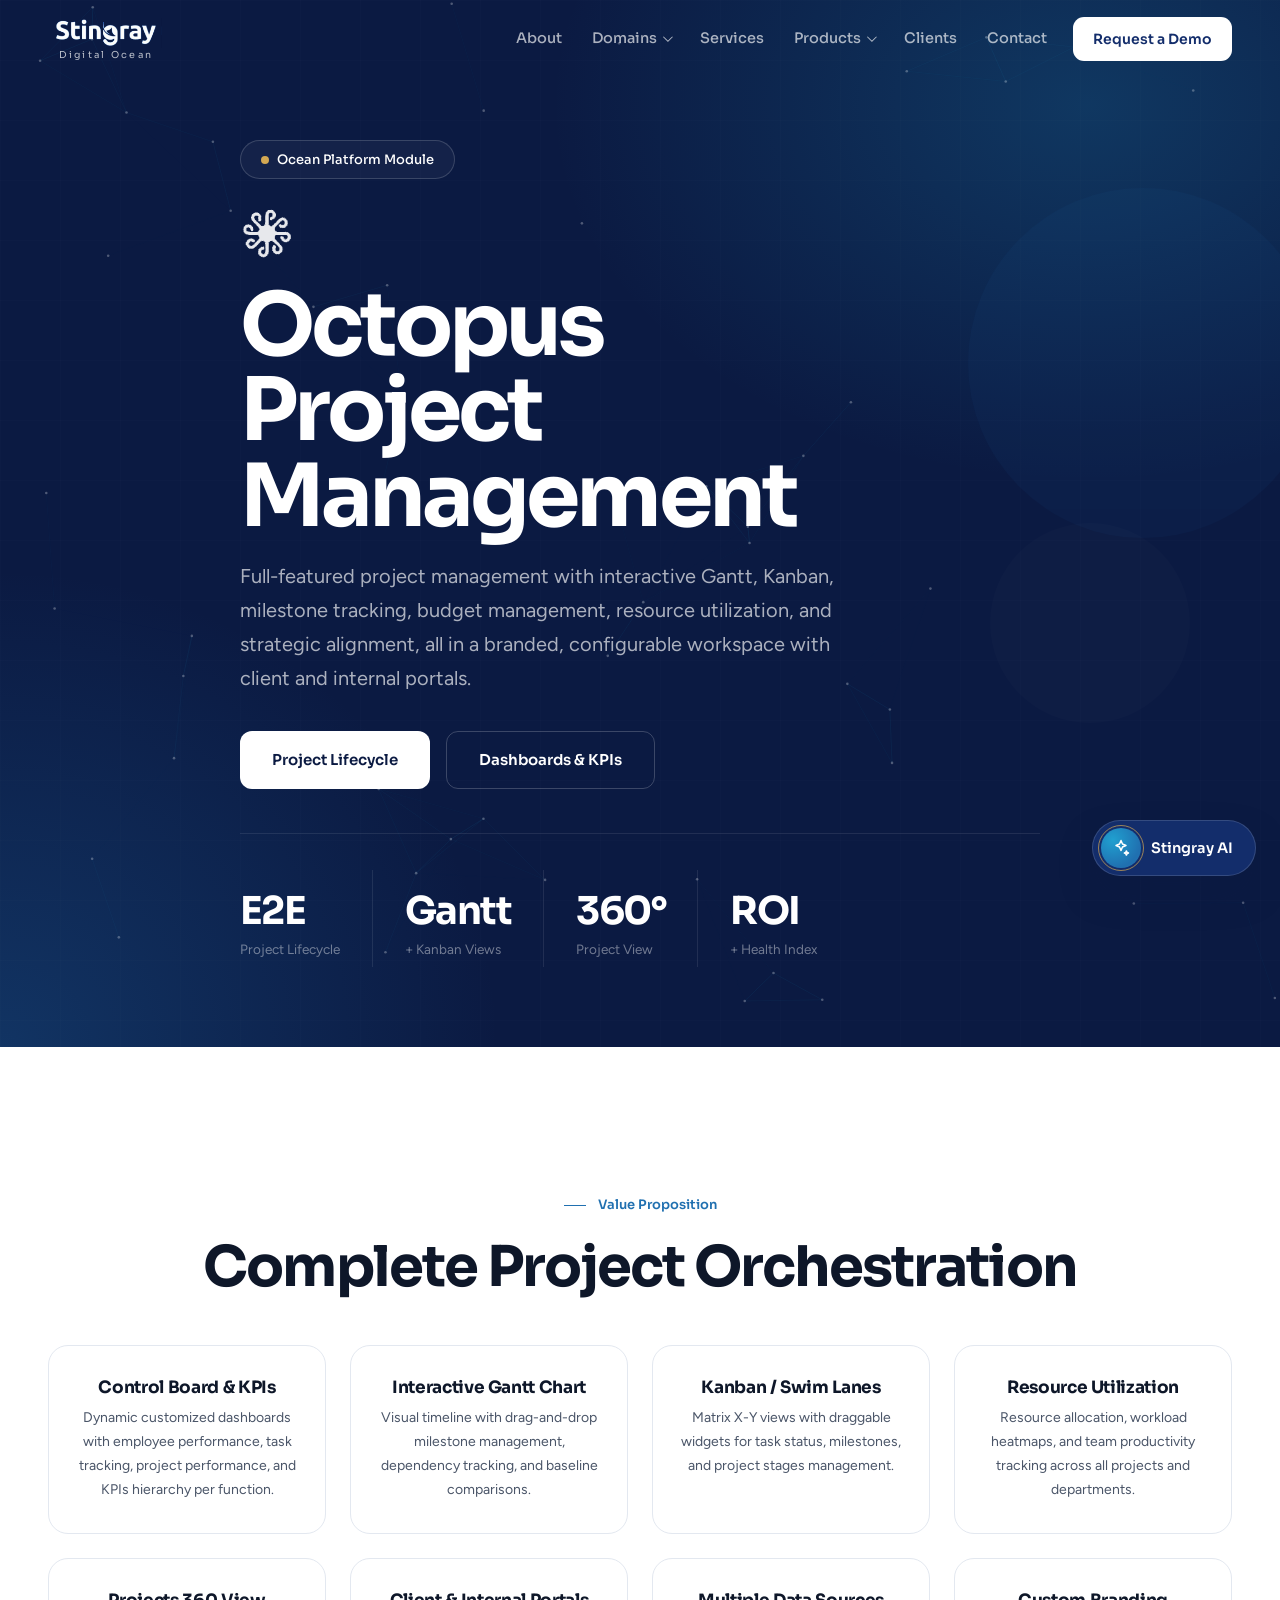
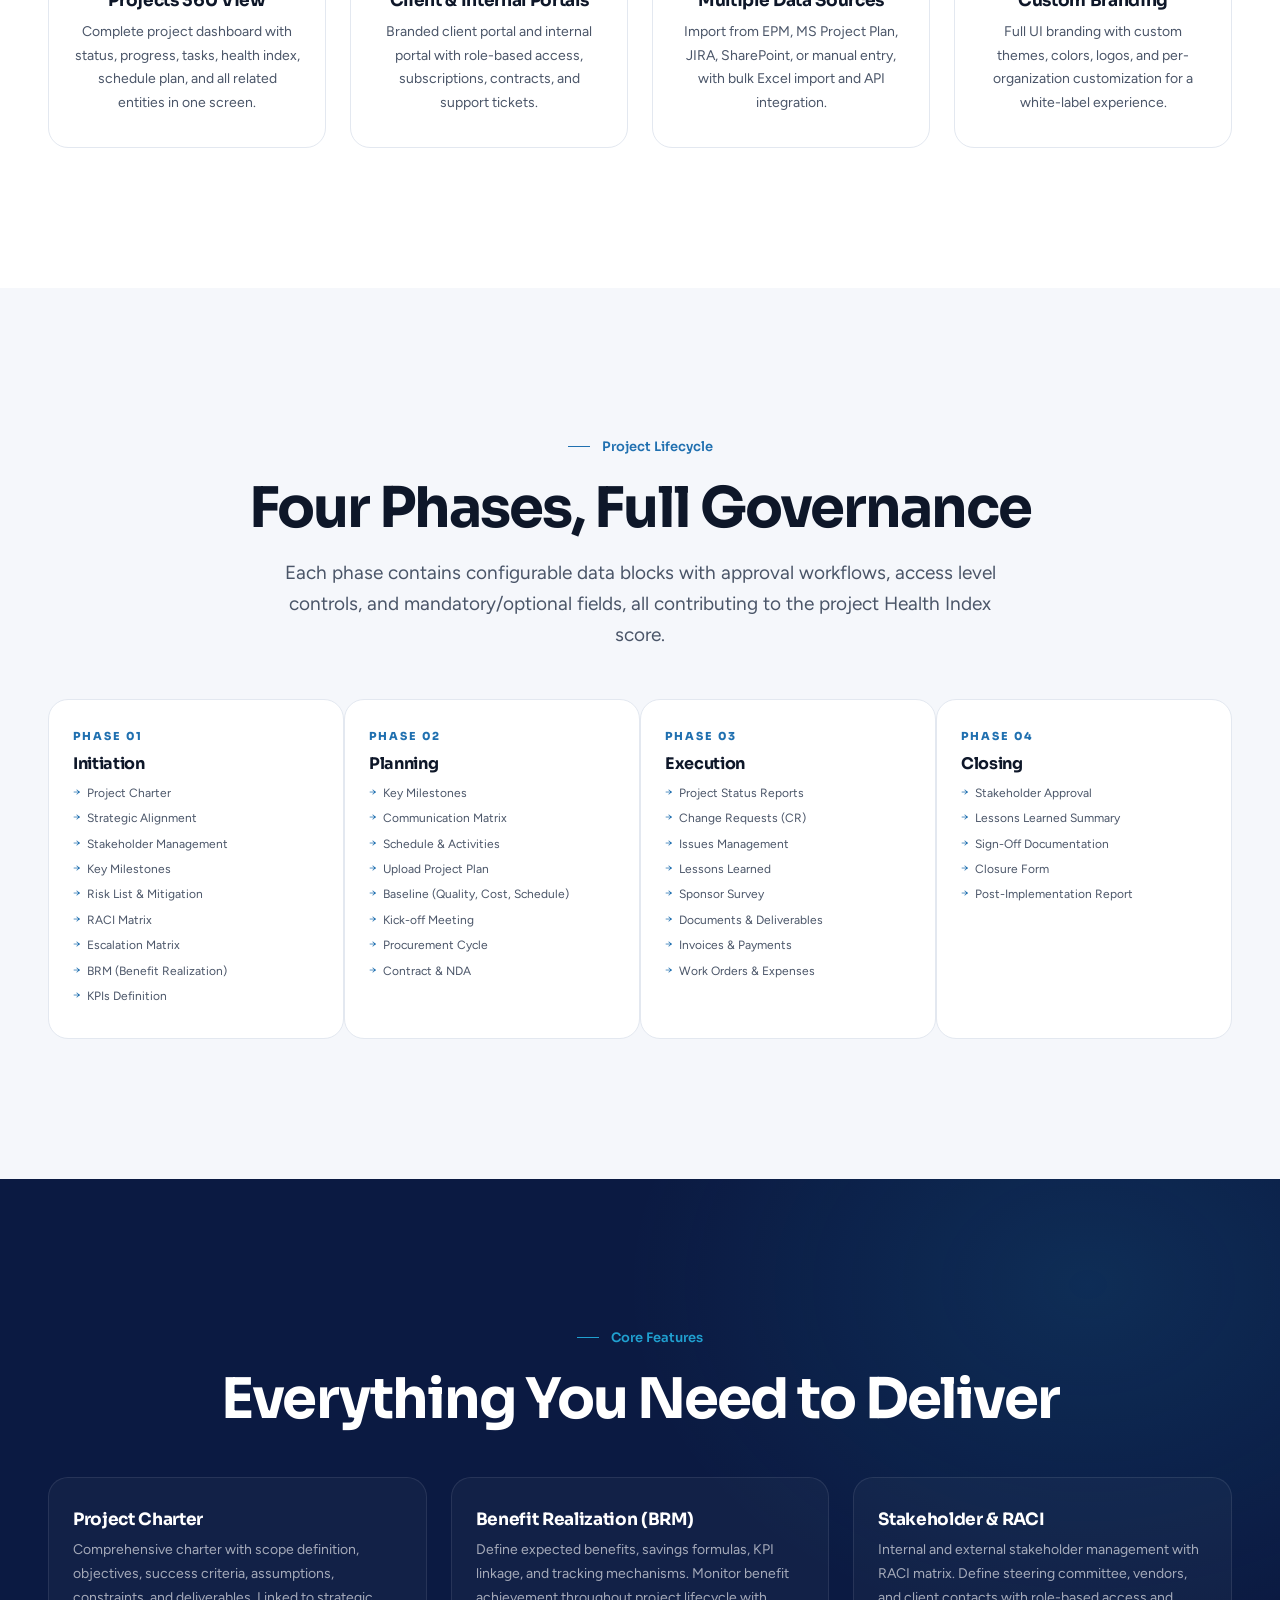
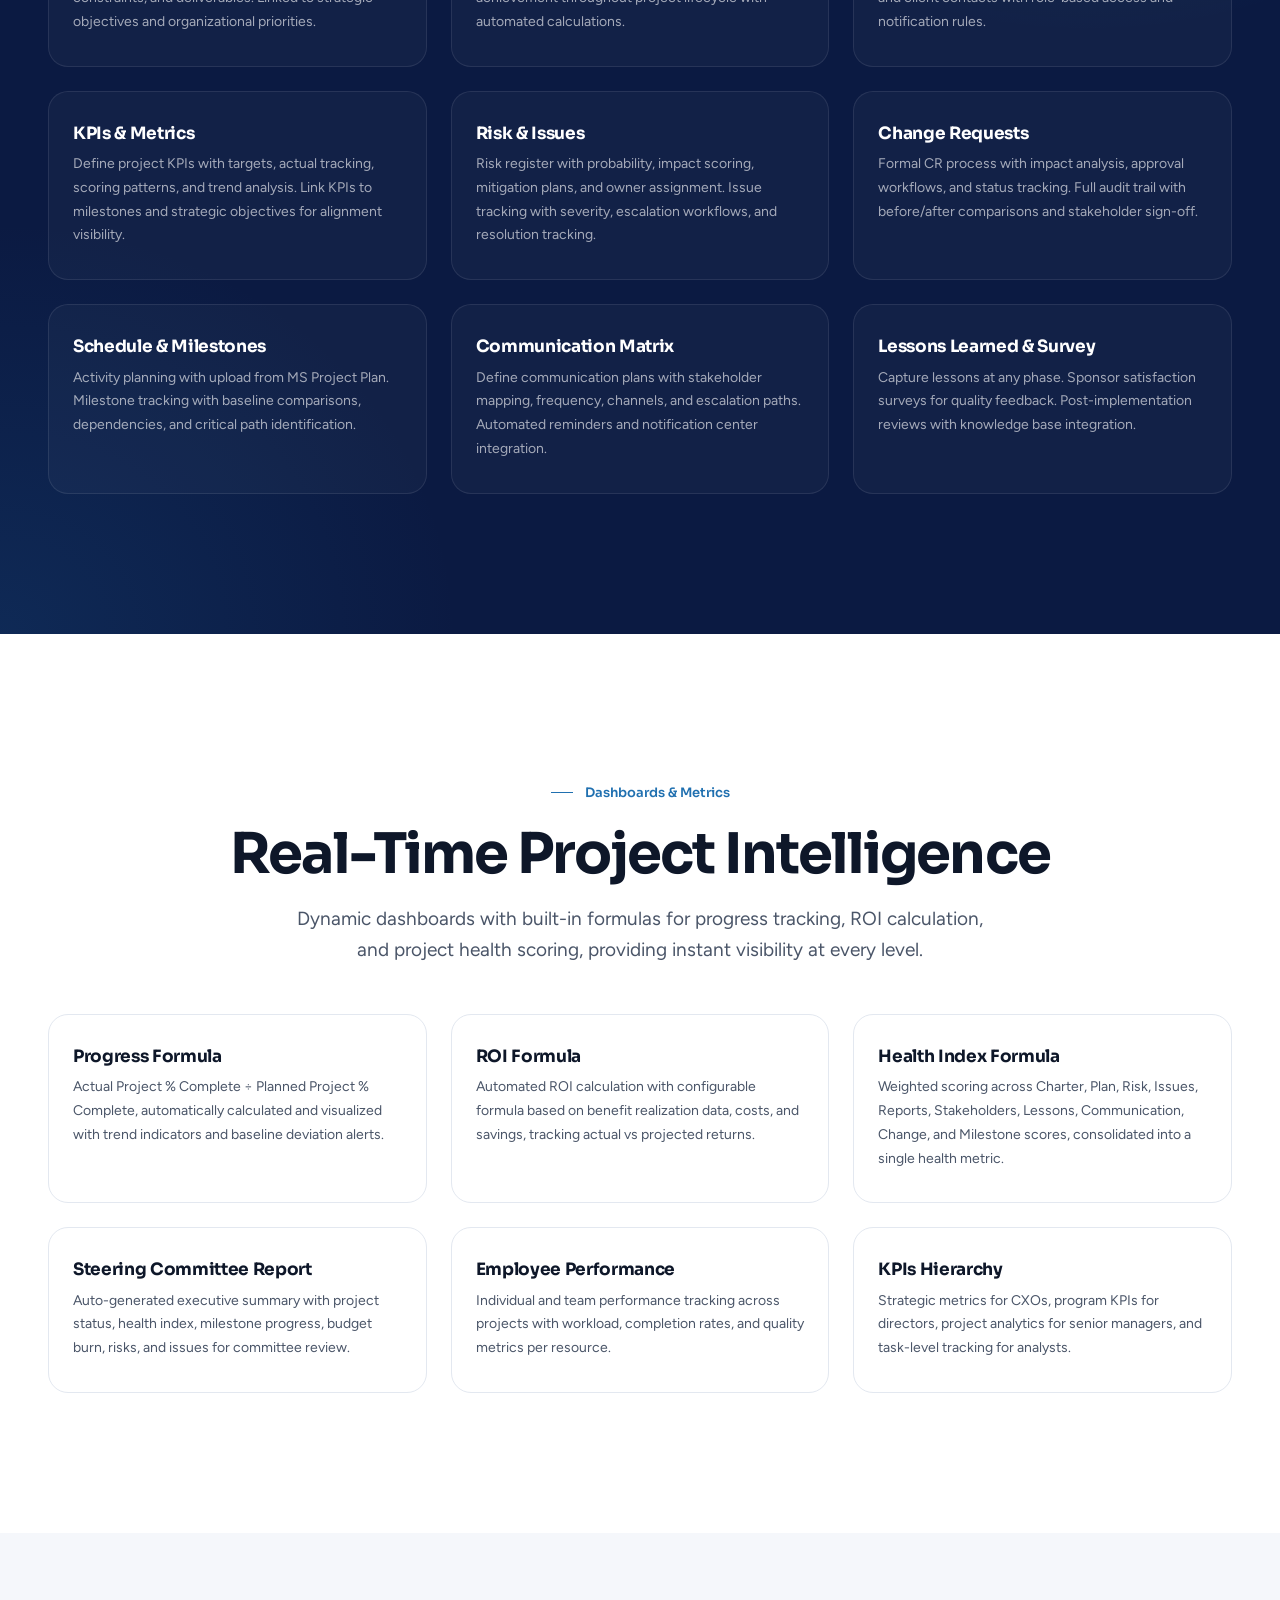
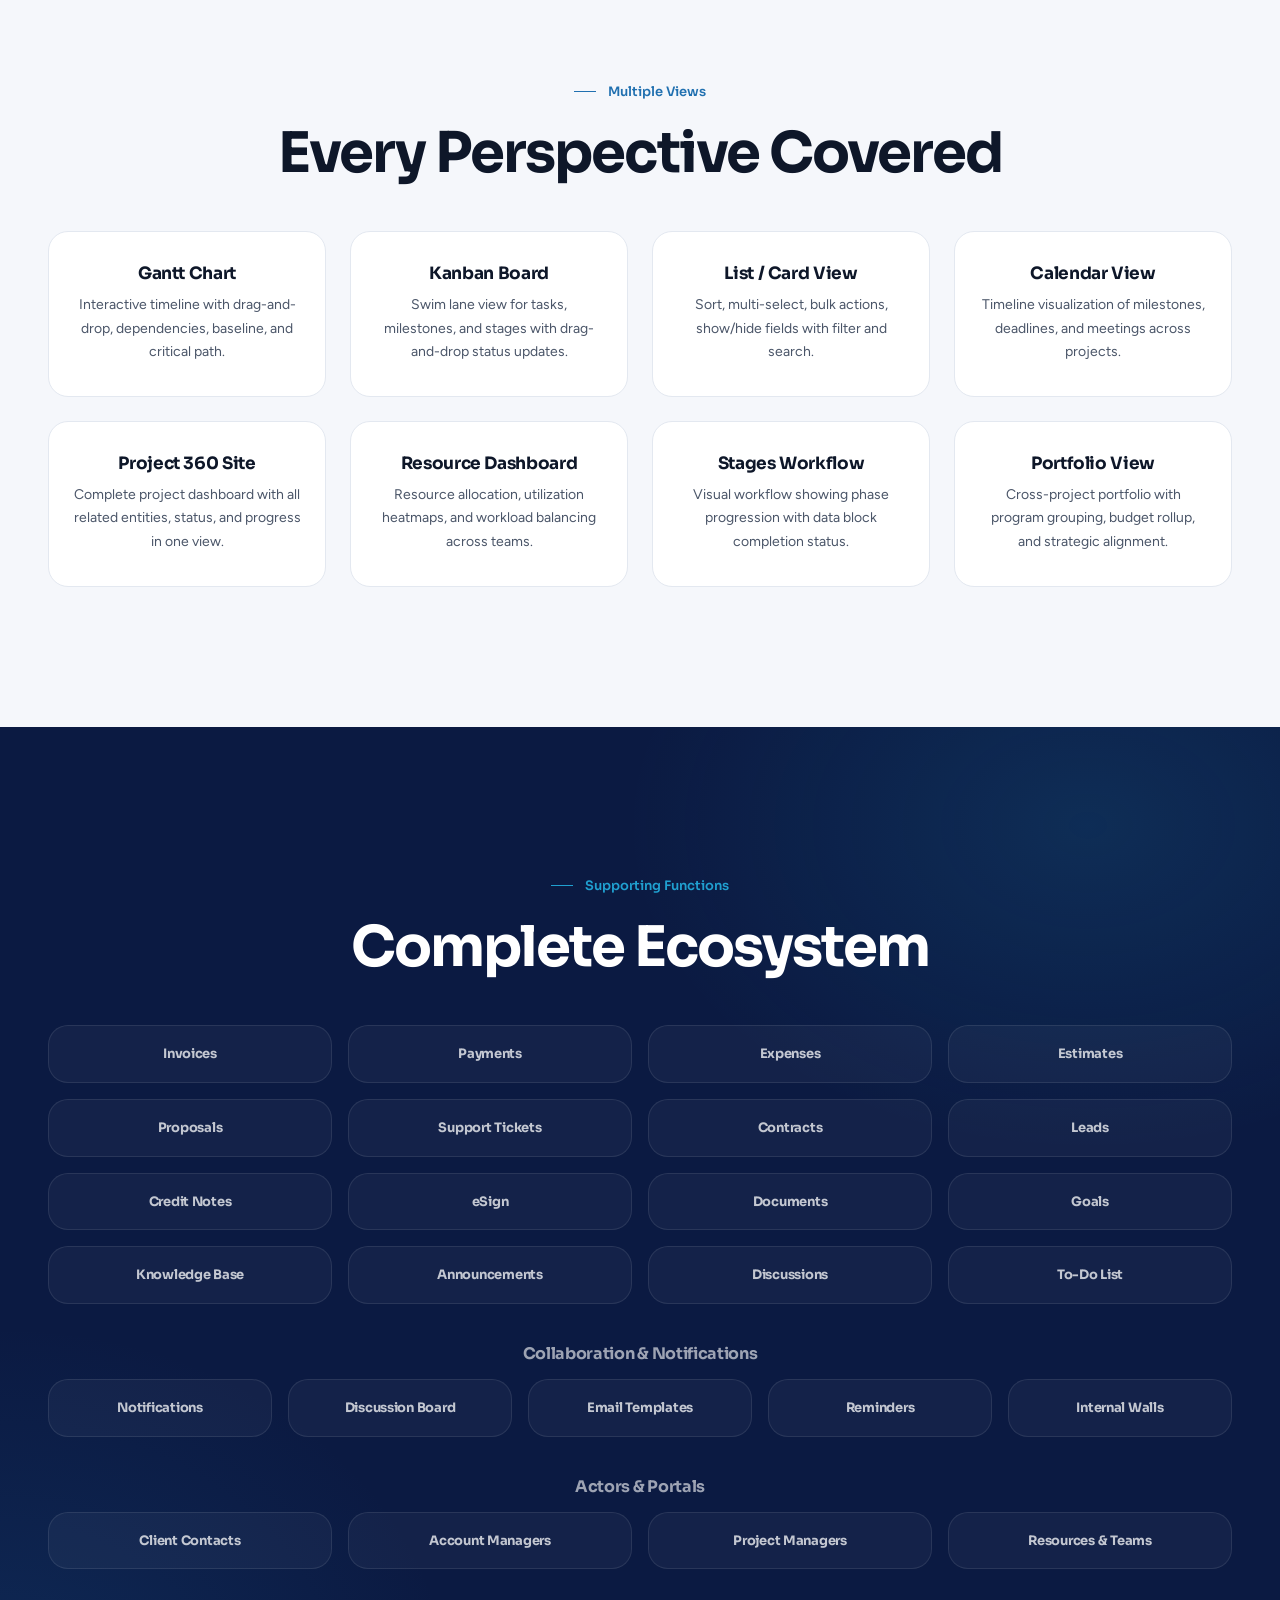
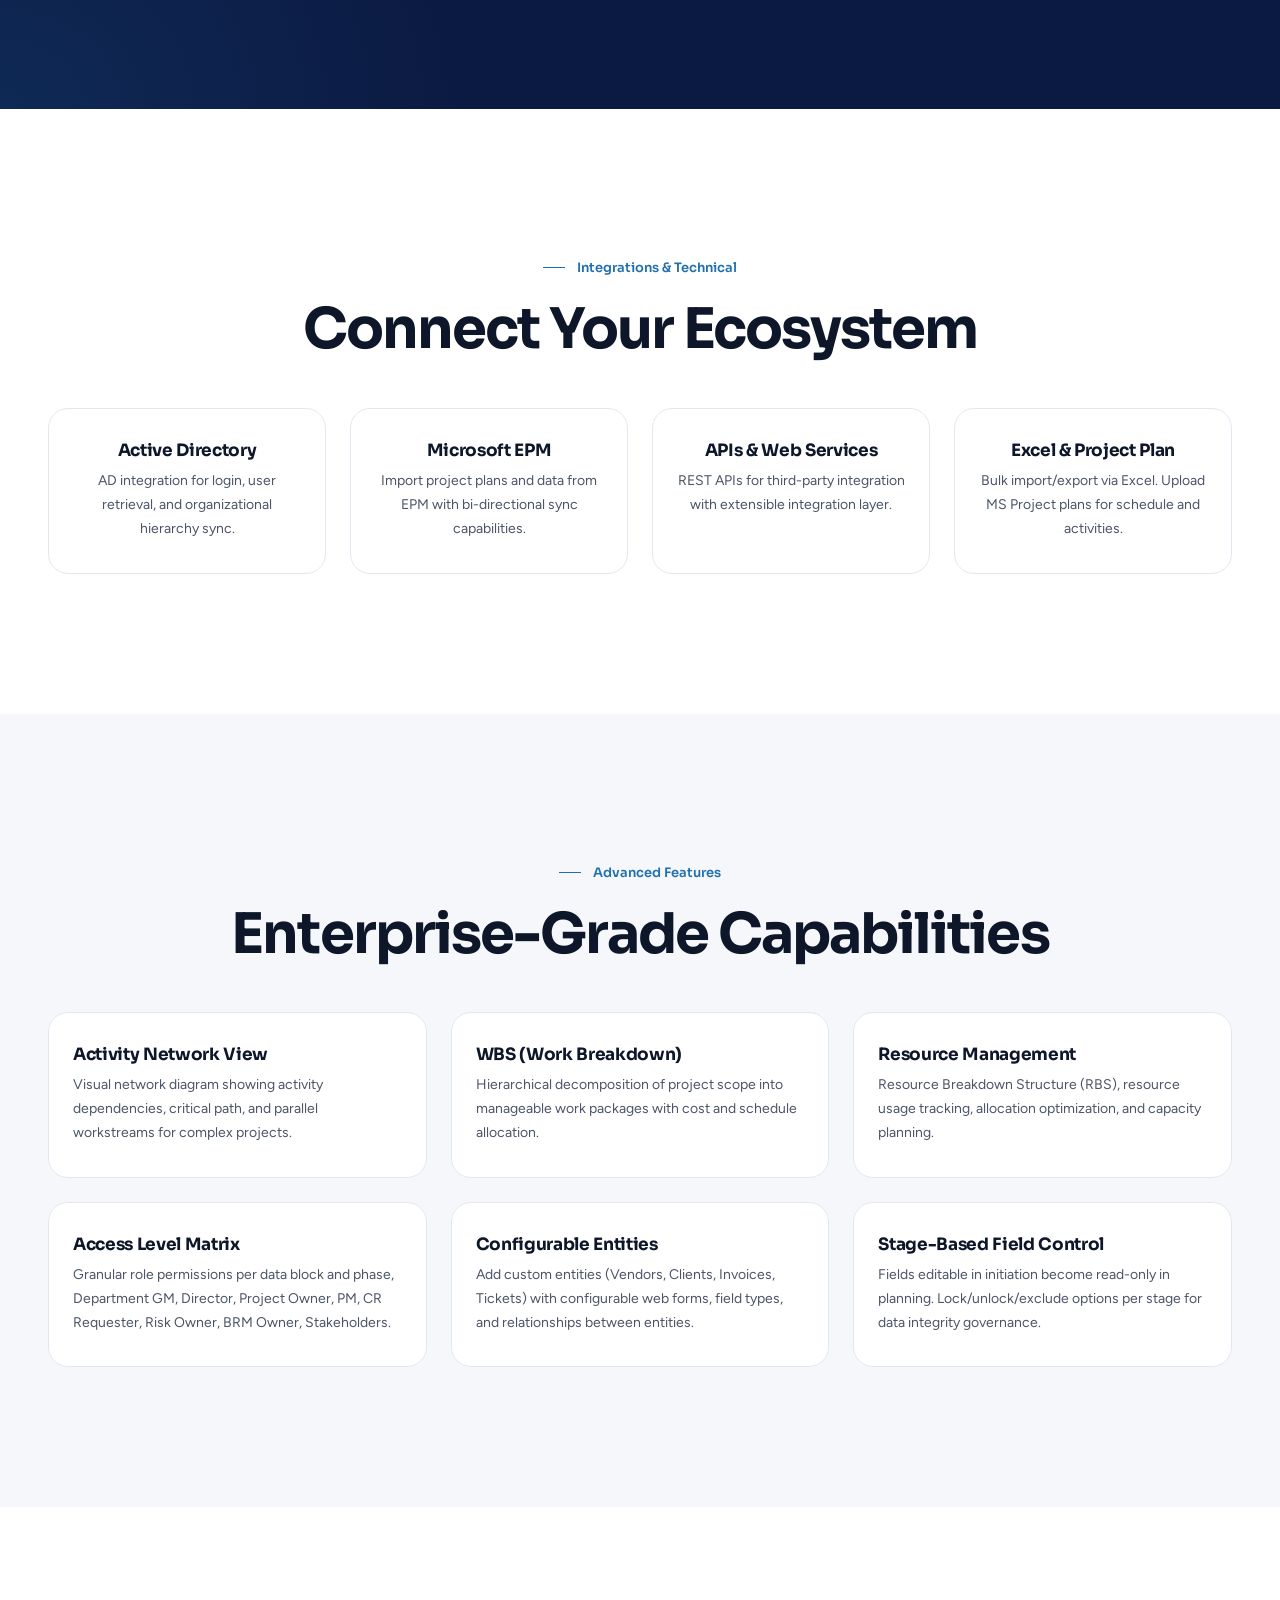
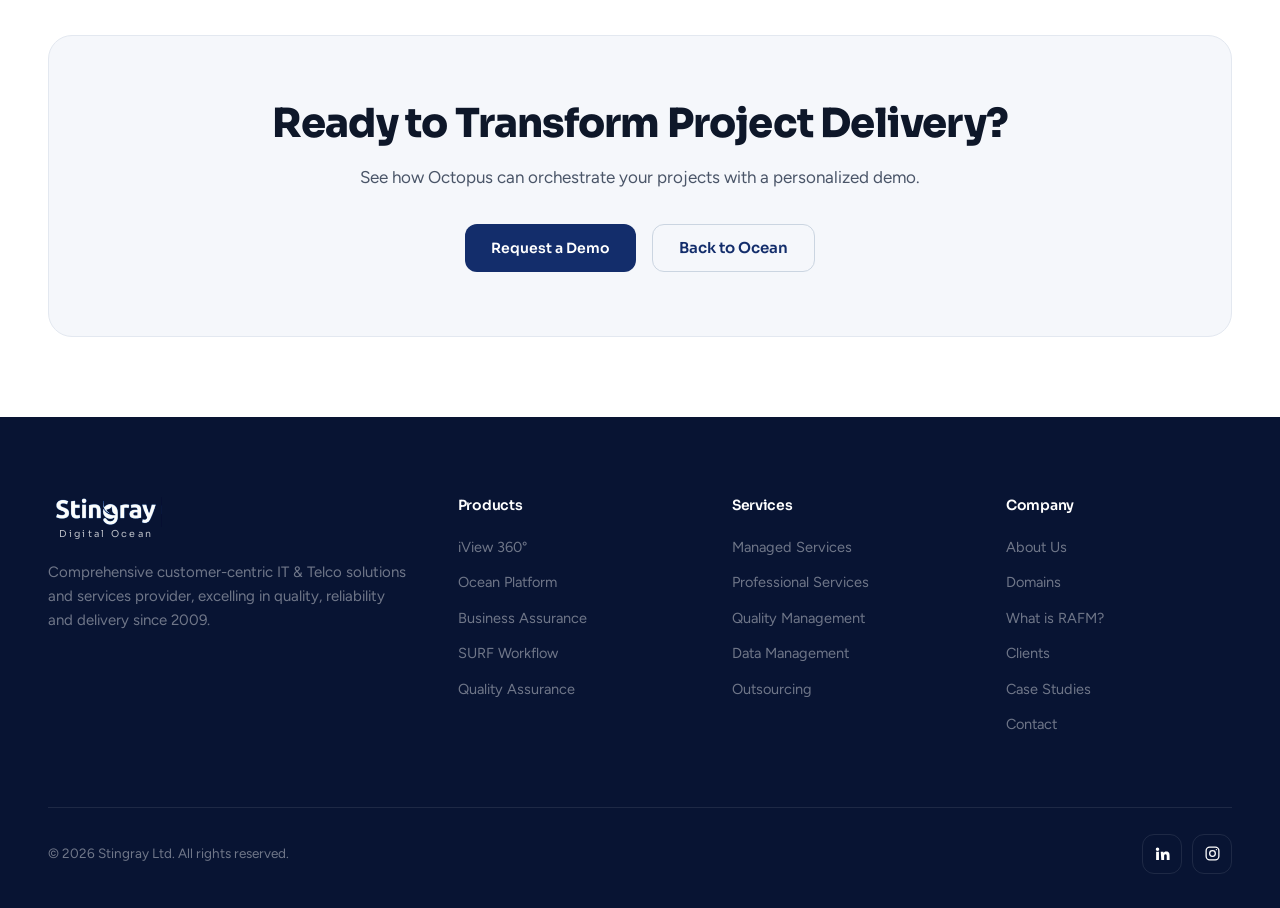
<file: octopus.html>
<!DOCTYPE html>
<html lang="en">
<head>
<meta charset="UTF-8">
<meta name="viewport" content="width=device-width, initial-scale=1.0">
<title>Octopus | Stingray LTD</title>


<style>
:root{--navy:#132D6B;--navy-mid:#163084;--brand-blue:#2070B0;--module-accent:#2298CA;--module-accent-light:#4DB8E0;--brand-blue-light:#2575BC;--brand-blue-bright:#20A0D0;--gold:#D4A853;--coral:#E8734A;--white:#FFFFFF;--gray-50:#F1F5F9;--gray-100:#E2E8F0;--gray-200:#CBD5E1;--gray-400:#94A3B8;--gray-600:#475569;--gray-700:#334155;--text-dark:#0F172A;--text-body:#475569;--font-heading:'Plus Jakarta Sans',sans-serif;--font-body:'DM Sans',sans-serif;--max-w:1280px;--section-pad:100px 0}
*,*::before,*::after{box-sizing:border-box;margin:0;padding:0}html{scroll-behavior:smooth;font-size:16px}body{font-family:var(--font-body);color:var(--text-body);background:var(--white);overflow-x:hidden;-webkit-font-smoothing:antialiased}img{max-width:100%;display:block}a{color:inherit;text-decoration:none}h1,h2,h3,h4,h5,h6{font-family:var(--font-heading);color:var(--text-dark);line-height:1.2}
.container{max-width:var(--max-w);margin:0 auto;padding:0 32px}.sl{font-family:var(--font-heading);font-size:13px;font-weight:700;letter-spacing:3px;text-transform:uppercase;margin-bottom:16px}.st{font-size:clamp(32px,5vw,48px);font-weight:800;line-height:1.15;margin-bottom:20px}.sd{font-size:18px;line-height:1.7;max-width:720px;color:var(--gray-600)}.tc{text-align:center}.ma{margin-left:auto;margin-right:auto}
@keyframes fadeUp{from{opacity:0;transform:translateY(40px)}to{opacity:1;transform:translateY(0)}}@keyframes pulse{0%,100%{opacity:1}50%{opacity:.5}}@keyframes float{0%,100%{transform:translateY(0)}50%{transform:translateY(-10px)}}
.anim-up{opacity:0;animation:fadeUp .8s ease forwards}.ad1{animation-delay:.1s}.ad2{animation-delay:.2s}.ad3{animation-delay:.3s}.ad4{animation-delay:.4s}
.reveal{opacity:0;transform:translateY(30px);transition:all .7s cubic-bezier(.4,0,.2,1)}.reveal.visible{opacity:1;transform:translateY(0)}
nav{position:fixed;top:0;left:0;right:0;z-index:1000;padding:16px 0;transition:all .35s;background:rgba(11,29,66,.97);backdrop-filter:blur(20px)}nav.scrolled{background:rgba(19,45,107,.97);backdrop-filter:blur(20px);padding:10px 0;box-shadow:0 4px 30px rgba(0,0,0,.2)}nav .container{display:flex;align-items:center;justify-content:space-between}.nav-logo img{height:36px;width:auto}.nav-links{display:flex;gap:32px;list-style:none;align-items:center}.nav-links a{color:rgba(255,255,255,.75);font-size:14px;font-weight:500;transition:color .3s;font-family:var(--font-heading)}.nav-links a:hover{color:var(--white)}.nav-cta{background:var(--white)!important;color:var(--navy)!important;padding:10px 24px;border-radius:8px;font-weight:700!important}.hamburger{display:none;flex-direction:column;gap:5px;cursor:pointer;background:none;border:none;padding:4px}.hamburger span{width:24px;height:2px;background:var(--white);border-radius:2px}
.dark{background:var(--navy);position:relative;overflow:hidden;padding:var(--section-pad)}.dark::before{content:'';position:absolute;inset:0;background:radial-gradient(ellipse at 30% 20%,rgba(37,117,188,.2) 0%,transparent 50%),radial-gradient(ellipse at 70% 80%,rgba(32,160,208,.08) 0%,transparent 40%);pointer-events:none}.dark .sl{color:rgba(255,255,255,.5)}.dark .st{color:var(--white)}.dark .sd{color:rgba(255,255,255,.55)}.dark h3,.dark h4{color:var(--white)}.dark p{color:rgba(255,255,255,.55)}
.light{background:var(--white);padding:var(--section-pad)}.light.alt{background:var(--gray-50)}.light .sl{color:var(--module-accent)}
.btn-w{display:inline-flex;align-items:center;gap:8px;background:var(--white);color:var(--navy);padding:16px 32px;border-radius:12px;font-family:var(--font-heading);font-weight:700;font-size:15px;transition:all .3s;border:none;cursor:pointer}.btn-w:hover{background:rgba(255,255,255,.9);transform:translateY(-2px)}
.btn-o{display:inline-flex;align-items:center;gap:8px;background:transparent;color:var(--white);padding:16px 32px;border-radius:12px;font-family:var(--font-heading);font-weight:600;font-size:15px;border:1px solid rgba(255,255,255,.2);transition:all .3s;cursor:pointer}.btn-o:hover{border-color:rgba(255,255,255,.5)}
.btn-b{display:inline-flex;align-items:center;gap:8px;background:var(--module-accent);color:var(--white);padding:14px 28px;border-radius:10px;font-family:var(--font-heading);font-weight:700;font-size:14px;transition:all .3s;border:none;cursor:pointer}.btn-b:hover{background:var(--brand-blue-light);transform:translateY(-2px)}
#hero{min-height:90vh;display:flex;align-items:center;padding:140px 0 80px}.hero-grid-bg{position:absolute;inset:0;background-image:linear-gradient(rgba(255,255,255,.03) 1px,transparent 1px),linear-gradient(90deg,rgba(255,255,255,.03) 1px,transparent 1px);background-size:60px 60px}.hero-content{position:relative;z-index:2;max-width:800px}.hero-badge{display:inline-flex;align-items:center;gap:8px;background:rgba(34,152,202,.06);border:1px solid rgba(34,152,202,.2);border-radius:40px;padding:8px 20px;font-size:13px;font-weight:600;color:rgba(255,255,255,.8);margin-bottom:28px;font-family:var(--font-heading)}.hero-badge .dot{width:8px;height:8px;border-radius:50%;background:var(--module-accent-light);animation:pulse 2s infinite}#hero h1{font-size:clamp(38px,5.5vw,64px);font-weight:800;color:var(--white);line-height:1.08;margin-bottom:20px;letter-spacing:-1px}#hero .sub{font-size:19px;line-height:1.7;color:rgba(255,255,255,.55);max-width:640px;margin-bottom:36px}.hero-metrics{display:flex;gap:32px;flex-wrap:wrap;margin-top:44px;padding-top:36px;border-top:1px solid rgba(255,255,255,.08)}.hm{text-align:center;min-width:100px}.hm .v{font-size:36px;font-weight:800;color:var(--white);font-family:var(--font-heading);display:block}.hm .l{font-size:13px;color:rgba(255,255,255,.4);margin-top:4px;display:block}.hero-btns{display:flex;gap:16px;flex-wrap:wrap}.hero-shapes{position:absolute;right:-5%;top:10%;width:40%;height:80%;z-index:1}.shape{position:absolute;border-radius:50%}.shape-1{width:350px;height:350px;background:rgba(37,117,188,.15);top:10%;right:5%;animation:float 6s ease-in-out infinite}.shape-2{width:200px;height:200px;background:rgba(255,255,255,.04);top:50%;right:30%;animation:float 8s ease-in-out infinite 1s}
.g4{display:grid;grid-template-columns:repeat(4,1fr);gap:24px;margin-top:48px}.g3{display:grid;grid-template-columns:repeat(3,1fr);gap:24px;margin-top:48px}.g2{display:grid;grid-template-columns:repeat(2,1fr);gap:24px;margin-top:48px}
.card-l{background:var(--white);border:1px solid var(--gray-100);border-radius:16px;padding:32px 24px;transition:all .3s}.card-l:hover{border-color:var(--module-accent);transform:translateY(-4px);box-shadow:0 8px 30px rgba(34,152,202,.1)}.card-l .ci{font-size:28px;margin-bottom:12px;display:block}.card-l h4{font-size:17px;font-weight:700;margin-bottom:8px}.card-l p{font-size:14px;line-height:1.7;color:var(--gray-600)}
.card-d{background:rgba(255,255,255,.04);border:1px solid rgba(255,255,255,.08);border-radius:16px;padding:32px 24px;transition:all .4s}.card-d:hover{background:rgba(255,255,255,.07);border-color:rgba(255,255,255,.15);transform:translateY(-4px)}.card-d .ci{font-size:28px;margin-bottom:12px;display:block}.card-d h4{font-size:17px;font-weight:700;color:var(--white);margin-bottom:8px}.card-d p{font-size:14px;color:rgba(255,255,255,.5);line-height:1.7}
/* Phase timeline */
.phases{display:grid;grid-template-columns:repeat(4,1fr);gap:0;margin-top:48px}.phase{padding:28px 24px;border:1px solid var(--gray-100);position:relative;transition:all .3s}.phase:first-child{border-radius:16px 0 0 16px}.phase:last-child{border-radius:0 16px 16px 0}.phase:hover{background:var(--gray-50);z-index:1;box-shadow:0 4px 20px rgba(0,0,0,.06)}
.phase .ph-num{font-size:11px;font-weight:800;color:var(--brand-blue);letter-spacing:2px;margin-bottom:8px;display:block;font-family:var(--font-heading)}.phase h4{font-size:16px;font-weight:700;margin-bottom:8px}.phase ul{list-style:none}.phase li{font-size:12px;color:var(--gray-600);padding:3px 0;padding-left:14px;position:relative}.phase li::before{content:'→';position:absolute;left:0;color:var(--brand-blue);font-size:10px}
/* Supporting */
.sf-grid{display:grid;grid-template-columns:repeat(4,1fr);gap:16px;margin-top:48px}.sf-chip{background:rgba(255,255,255,.04);border:1px solid rgba(255,255,255,.08);border-radius:12px;padding:20px 16px;text-align:center;transition:all .3s}.sf-chip:hover{background:rgba(255,255,255,.07);border-color:rgba(255,255,255,.15)}.sf-chip .si{font-size:22px;margin-bottom:6px;display:block}.sf-chip h5{font-size:13px;font-weight:700;color:rgba(255,255,255,.75)}
.cta-box{background:var(--gray-50);border-radius:24px;padding:64px 48px;border:1px solid var(--gray-100);text-align:center;margin-top:48px}.cta-box h2{font-size:clamp(28px,4vw,40px);font-weight:800;margin-bottom:16px}.cta-box p{font-size:17px;color:var(--gray-600);margin-bottom:32px;max-width:560px;margin-left:auto;margin-right:auto}.cta-btns{display:flex;gap:16px;justify-content:center;flex-wrap:wrap}
footer{background:var(--navy);padding:48px 0 24px;color:rgba(255,255,255,.5)}.footer-inner{display:flex;justify-content:space-between;align-items:center;flex-wrap:wrap;gap:16px}.footer-logo img{height:28px;width:auto}.footer-links{display:flex;gap:24px}.footer-links a{font-size:13px;color:rgba(255,255,255,.5);transition:color .3s;font-family:var(--font-heading)}.footer-links a:hover{color:var(--white)}.footer-copy{font-size:12px;color:rgba(255,255,255,.3);margin-top:24px;text-align:center;padding-top:24px;border-top:1px solid rgba(255,255,255,.06)}
@media(max-width:1024px){.g4,.sf-grid,.phases{grid-template-columns:repeat(2,1fr)}.phases .phase{border-radius:12px!important}}
@media(max-width:768px){.nav-links{display:none}.hamburger{display:flex}nav.mobile-open .nav-links{display:flex;flex-direction:column;position:absolute;top:100%;left:0;right:0;background:rgba(19,45,107,.98);padding:24px 32px;gap:16px;border-top:1px solid rgba(255,255,255,.08)}.hero-metrics{flex-direction:column;gap:20px}.g4,.g3,.g2,.sf-grid,.phases{grid-template-columns:1fr}:root{--section-pad:64px 0}.footer-inner{flex-direction:column;text-align:center}}
</style>
<link rel="preconnect" href="https://fonts.googleapis.com"><link rel="preconnect" href="https://fonts.gstatic.com" crossorigin>
<link href="https://fonts.googleapis.com/css2?family=Sora:wght@300;400;500;600;700;800&family=Figtree:wght@400;500;600&display=swap" rel="stylesheet">
<link rel="stylesheet" href="stingray-v2.css">
<link rel="icon" href="favicon.ico" sizes="any">
<link rel="icon" type="image/png" sizes="32x32" href="favicon-32.png">
<link rel="apple-touch-icon" href="apple-touch-icon.png">
<meta name="theme-color" content="#0b1a42">
</head>
<body>
<div id="sr-pg"></div>
<header class="sr-nav" id="sr-nav"><div class="sr-w">
<a href="index.html" class="sr-logo lg-lock" aria-label="Stingray Digital Ocean home"><img src="[data-uri]" alt="Stingray"><span class="lg-sub">Digital Ocean</span></a>
<ul class="sr-links">
<li><a href="index.html#about">About</a></li>
<li class="sr-dd"><a href="index.html#domains">Domains <i class="sr-car"></i></a><div class="sr-mn"><a href="index.html#domains">All Domains</a><hr><a href="rafm.html">What is RAFM?</a><a href="autonomous-ba.html">Business Assurance</a><a href="autonomous-qa.html">Quality Assurance</a></div></li>
<li><a href="index.html#services">Services</a></li>
<li class="sr-dd"><a href="index.html#products">Products <i class="sr-car"></i></a><div class="sr-mn"><a href="index.html#products">All Products</a><hr><a href="iview360.html">iView 360°</a><a href="ocean.html">Ocean Platform</a><a href="sailor-ai.html">SAILOR AI</a><a href="surf.html">SURF Workflow</a><hr><a href="octopus.html" class="on">Octopus</a><a href="tasky.html">Tasky</a><a href="tactics.html">Tactics</a><a href="tracx.html">TraCx</a></div></li>
<li><a href="index.html#clients">Clients</a></li>
<li><a href="index.html#contact">Contact</a></li>
<li><a href="index.html#demo" class="sr-cta">Request a Demo</a></li>
</ul>
<button class="sr-burg" id="sr-burg" aria-label="Menu"><span></span><span></span><span></span></button>
</div></header>
<nav id="nav" hidden><div class="hamburger"></div><ul class="nav-links"></ul></nav>

<!-- HERO -->
<section id="hero" class="dark" style="padding:140px 0 80px">
<div class="hero-grid-bg"></div><div class="hero-shapes"><div class="shape shape-1"></div><div class="shape shape-2"></div></div>
<div class="container" style="position:relative;z-index:2"><div class="hero-content">
<div class="hero-badge anim-up"><span class="dot"></span> Ocean Platform Module</div>
<div class="anim-up" style="margin-bottom:20px"><img src="[data-uri]" alt="Octopus" style="height:56px;width:auto;filter:brightness(0) invert(1);opacity:.9"></div>
<h1 class="anim-up ad1">Octopus<br>Project Management</h1>
<p class="sub anim-up ad2">Full-featured project management with interactive Gantt, Kanban, milestone tracking, budget management, resource utilization, and strategic alignment, all in a branded, configurable workspace with client and internal portals.</p>
<div class="hero-btns anim-up ad3"><a href="#lifecycle" class="btn-w">Project Lifecycle</a><a href="#dashboards" class="btn-o">Dashboards & KPIs</a></div>
<div class="hero-metrics anim-up ad4">
<div class="hm"><span class="v">E2E</span><span class="l">Project Lifecycle</span></div>
<div class="hm"><span class="v">Gantt</span><span class="l">+ Kanban Views</span></div>
<div class="hm"><span class="v">360°</span><span class="l">Project View</span></div>
<div class="hm"><span class="v">ROI</span><span class="l">+ Health Index</span></div>
</div>
</div></div>
</section>

<!-- VALUE PROPOSITION -->
<section class="light">
<div class="container">
<div class="tc reveal"><div class="sl">Value Proposition</div><h2 class="st">Complete Project Orchestration</h2></div>
<div class="g4">
<div class="card-l reveal tc"><h4>Control Board & KPIs</h4><p>Dynamic customized dashboards with employee performance, task tracking, project performance, and KPIs hierarchy per function.</p></div>
<div class="card-l reveal tc"><h4>Interactive Gantt Chart</h4><p>Visual timeline with drag-and-drop milestone management, dependency tracking, and baseline comparisons.</p></div>
<div class="card-l reveal tc"><h4>Kanban / Swim Lanes</h4><p>Matrix X-Y views with draggable widgets for task status, milestones, and project stages management.</p></div>
<div class="card-l reveal tc"><h4>Resource Utilization</h4><p>Resource allocation, workload heatmaps, and team productivity tracking across all projects and departments.</p></div>
<div class="card-l reveal tc"><h4>Projects 360 View</h4><p>Complete project dashboard with status, progress, tasks, health index, schedule plan, and all related entities in one screen.</p></div>
<div class="card-l reveal tc"><h4>Client & Internal Portals</h4><p>Branded client portal and internal portal with role-based access, subscriptions, contracts, and support tickets.</p></div>
<div class="card-l reveal tc"><h4>Multiple Data Sources</h4><p>Import from EPM, MS Project Plan, JIRA, SharePoint, or manual entry, with bulk Excel import and API integration.</p></div>
<div class="card-l reveal tc"><h4>Custom Branding</h4><p>Full UI branding with custom themes, colors, logos, and per-organization customization for a white-label experience.</p></div>
</div>
</div>
</section>

<!-- PROJECT LIFECYCLE -->
<section id="lifecycle" class="light alt">
<div class="container">
<div class="tc reveal"><div class="sl">Project Lifecycle</div><h2 class="st">Four Phases, Full Governance</h2><p class="sd ma">Each phase contains configurable data blocks with approval workflows, access level controls, and mandatory/optional fields, all contributing to the project Health Index score.</p></div>
<div class="phases reveal">
<div class="phase"><span class="ph-num">PHASE 01</span><h4>Initiation</h4><ul><li>Project Charter</li><li>Strategic Alignment</li><li>Stakeholder Management</li><li>Key Milestones</li><li>Risk List & Mitigation</li><li>RACI Matrix</li><li>Escalation Matrix</li><li>BRM (Benefit Realization)</li><li>KPIs Definition</li></ul></div>
<div class="phase"><span class="ph-num">PHASE 02</span><h4>Planning</h4><ul><li>Key Milestones</li><li>Communication Matrix</li><li>Schedule & Activities</li><li>Upload Project Plan</li><li>Baseline (Quality, Cost, Schedule)</li><li>Kick-off Meeting</li><li>Procurement Cycle</li><li>Contract & NDA</li></ul></div>
<div class="phase"><span class="ph-num">PHASE 03</span><h4>Execution</h4><ul><li>Project Status Reports</li><li>Change Requests (CR)</li><li>Issues Management</li><li>Lessons Learned</li><li>Sponsor Survey</li><li>Documents & Deliverables</li><li>Invoices & Payments</li><li>Work Orders & Expenses</li></ul></div>
<div class="phase"><span class="ph-num">PHASE 04</span><h4>Closing</h4><ul><li>Stakeholder Approval</li><li>Lessons Learned Summary</li><li>Sign-Off Documentation</li><li>Closure Form</li><li>Post-Implementation Report</li></ul></div>
</div>
</div>
</section>

<!-- FEATURES (DARK) -->
<section id="features" class="dark">
<div class="container" style="position:relative;z-index:2">
<div class="tc reveal"><div class="sl">Core Features</div><h2 class="st">Everything You Need to Deliver</h2></div>
<div class="g3">
<div class="card-d reveal"><h4>Project Charter</h4><p>Comprehensive charter with scope definition, objectives, success criteria, assumptions, constraints, and deliverables. Linked to strategic objectives and organizational priorities.</p></div>
<div class="card-d reveal"><h4>Benefit Realization (BRM)</h4><p>Define expected benefits, savings formulas, KPI linkage, and tracking mechanisms. Monitor benefit achievement throughout project lifecycle with automated calculations.</p></div>
<div class="card-d reveal"><h4>Stakeholder & RACI</h4><p>Internal and external stakeholder management with RACI matrix. Define steering committee, vendors, and client contacts with role-based access and notification rules.</p></div>
<div class="card-d reveal"><h4>KPIs & Metrics</h4><p>Define project KPIs with targets, actual tracking, scoring patterns, and trend analysis. Link KPIs to milestones and strategic objectives for alignment visibility.</p></div>
<div class="card-d reveal"><h4>Risk & Issues</h4><p>Risk register with probability, impact scoring, mitigation plans, and owner assignment. Issue tracking with severity, escalation workflows, and resolution tracking.</p></div>
<div class="card-d reveal"><h4>Change Requests</h4><p>Formal CR process with impact analysis, approval workflows, and status tracking. Full audit trail with before/after comparisons and stakeholder sign-off.</p></div>
<div class="card-d reveal"><h4>Schedule & Milestones</h4><p>Activity planning with upload from MS Project Plan. Milestone tracking with baseline comparisons, dependencies, and critical path identification.</p></div>
<div class="card-d reveal"><h4>Communication Matrix</h4><p>Define communication plans with stakeholder mapping, frequency, channels, and escalation paths. Automated reminders and notification center integration.</p></div>
<div class="card-d reveal"><h4>Lessons Learned & Survey</h4><p>Capture lessons at any phase. Sponsor satisfaction surveys for quality feedback. Post-implementation reviews with knowledge base integration.</p></div>
</div>
</div>
</section>

<!-- DASHBOARDS & FORMULAS -->
<section id="dashboards" class="light">
<div class="container">
<div class="tc reveal"><div class="sl">Dashboards & Metrics</div><h2 class="st">Real-Time Project Intelligence</h2><p class="sd ma">Dynamic dashboards with built-in formulas for progress tracking, ROI calculation, and project health scoring, providing instant visibility at every level.</p></div>
<div class="g3">
<div class="card-l reveal"><h4>Progress Formula</h4><p>Actual Project % Complete ÷ Planned Project % Complete, automatically calculated and visualized with trend indicators and baseline deviation alerts.</p></div>
<div class="card-l reveal"><h4>ROI Formula</h4><p>Automated ROI calculation with configurable formula based on benefit realization data, costs, and savings, tracking actual vs projected returns.</p></div>
<div class="card-l reveal"><h4>Health Index Formula</h4><p>Weighted scoring across Charter, Plan, Risk, Issues, Reports, Stakeholders, Lessons, Communication, Change, and Milestone scores, consolidated into a single health metric.</p></div>
<div class="card-l reveal"><h4>Steering Committee Report</h4><p>Auto-generated executive summary with project status, health index, milestone progress, budget burn, risks, and issues for committee review.</p></div>
<div class="card-l reveal"><h4>Employee Performance</h4><p>Individual and team performance tracking across projects with workload, completion rates, and quality metrics per resource.</p></div>
<div class="card-l reveal"><h4>KPIs Hierarchy</h4><p>Strategic metrics for CXOs, program KPIs for directors, project analytics for senior managers, and task-level tracking for analysts.</p></div>
</div>
</div>
</section>

<!-- VIEWS -->
<section class="light alt">
<div class="container">
<div class="tc reveal"><div class="sl">Multiple Views</div><h2 class="st">Every Perspective Covered</h2></div>
<div class="g4">
<div class="card-l reveal tc"><h4>Gantt Chart</h4><p>Interactive timeline with drag-and-drop, dependencies, baseline, and critical path.</p></div>
<div class="card-l reveal tc"><h4>Kanban Board</h4><p>Swim lane view for tasks, milestones, and stages with drag-and-drop status updates.</p></div>
<div class="card-l reveal tc"><h4>List / Card View</h4><p>Sort, multi-select, bulk actions, show/hide fields with filter and search.</p></div>
<div class="card-l reveal tc"><h4>Calendar View</h4><p>Timeline visualization of milestones, deadlines, and meetings across projects.</p></div>
<div class="card-l reveal tc"><h4>Project 360 Site</h4><p>Complete project dashboard with all related entities, status, and progress in one view.</p></div>
<div class="card-l reveal tc"><h4>Resource Dashboard</h4><p>Resource allocation, utilization heatmaps, and workload balancing across teams.</p></div>
<div class="card-l reveal tc"><h4>Stages Workflow</h4><p>Visual workflow showing phase progression with data block completion status.</p></div>
<div class="card-l reveal tc"><h4>Portfolio View</h4><p>Cross-project portfolio with program grouping, budget rollup, and strategic alignment.</p></div>
</div>
</div>
</section>

<!-- SUPPORTING FUNCTIONS (DARK) -->
<section class="dark">
<div class="container" style="position:relative;z-index:2">
<div class="tc reveal"><div class="sl">Supporting Functions</div><h2 class="st">Complete Ecosystem</h2></div>
<div class="sf-grid">
<div class="sf-chip reveal"><h5>Invoices</h5></div>
<div class="sf-chip reveal"><h5>Payments</h5></div>
<div class="sf-chip reveal"><h5>Expenses</h5></div>
<div class="sf-chip reveal"><h5>Estimates</h5></div>
<div class="sf-chip reveal"><h5>Proposals</h5></div>
<div class="sf-chip reveal"><h5>Support Tickets</h5></div>
<div class="sf-chip reveal"><h5>Contracts</h5></div>
<div class="sf-chip reveal"><h5>Leads</h5></div>
<div class="sf-chip reveal"><h5>Credit Notes</h5></div>
<div class="sf-chip reveal"><h5>eSign</h5></div>
<div class="sf-chip reveal"><h5>Documents</h5></div>
<div class="sf-chip reveal"><h5>Goals</h5></div>
<div class="sf-chip reveal"><h5>Knowledge Base</h5></div>
<div class="sf-chip reveal"><h5>Announcements</h5></div>
<div class="sf-chip reveal"><h5>Discussions</h5></div>
<div class="sf-chip reveal"><h5>To-Do List</h5></div>
</div>
<div class="tc reveal" style="margin-top:40px">
<h4 style="font-size:16px;font-weight:700;color:rgba(255,255,255,.6);margin-bottom:16px">Collaboration & Notifications</h4>
<div class="sf-grid" style="grid-template-columns:repeat(5,1fr);margin-top:16px">
<div class="sf-chip reveal"><h5>Notifications</h5></div>
<div class="sf-chip reveal"><h5>Discussion Board</h5></div>
<div class="sf-chip reveal"><h5>Email Templates</h5></div>
<div class="sf-chip reveal"><h5>Reminders</h5></div>
<div class="sf-chip reveal"><h5>Internal Walls</h5></div>
</div>
</div>
<div class="tc reveal" style="margin-top:40px">
<h4 style="font-size:16px;font-weight:700;color:rgba(255,255,255,.6);margin-bottom:16px">Actors & Portals</h4>
<div class="sf-grid" style="grid-template-columns:repeat(4,1fr);margin-top:16px">
<div class="sf-chip reveal"><h5>Client Contacts</h5></div>
<div class="sf-chip reveal"><h5>Account Managers</h5></div>
<div class="sf-chip reveal"><h5>Project Managers</h5></div>
<div class="sf-chip reveal"><h5>Resources & Teams</h5></div>
</div>
</div>
</div>
</section>

<!-- INTEGRATIONS & TECHNICAL -->
<section class="light">
<div class="container">
<div class="tc reveal"><div class="sl">Integrations & Technical</div><h2 class="st">Connect Your Ecosystem</h2></div>
<div class="g4">
<div class="card-l reveal tc"><h4>Active Directory</h4><p>AD integration for login, user retrieval, and organizational hierarchy sync.</p></div>
<div class="card-l reveal tc"><h4>Microsoft EPM</h4><p>Import project plans and data from EPM with bi-directional sync capabilities.</p></div>
<div class="card-l reveal tc"><h4>APIs & Web Services</h4><p>REST APIs for third-party integration with extensible integration layer.</p></div>
<div class="card-l reveal tc"><h4>Excel & Project Plan</h4><p>Bulk import/export via Excel. Upload MS Project plans for schedule and activities.</p></div>
</div>
</div>
</section>

<!-- ADVANCED FEATURES -->
<section class="light alt">
<div class="container">
<div class="tc reveal"><div class="sl">Advanced Features</div><h2 class="st">Enterprise-Grade Capabilities</h2></div>
<div class="g3">
<div class="card-l reveal"><h4>Activity Network View</h4><p>Visual network diagram showing activity dependencies, critical path, and parallel workstreams for complex projects.</p></div>
<div class="card-l reveal"><h4>WBS (Work Breakdown)</h4><p>Hierarchical decomposition of project scope into manageable work packages with cost and schedule allocation.</p></div>
<div class="card-l reveal"><h4>Resource Management</h4><p>Resource Breakdown Structure (RBS), resource usage tracking, allocation optimization, and capacity planning.</p></div>
<div class="card-l reveal"><h4>Access Level Matrix</h4><p>Granular role permissions per data block and phase, Department GM, Director, Project Owner, PM, CR Requester, Risk Owner, BRM Owner, Stakeholders.</p></div>
<div class="card-l reveal"><h4>Configurable Entities</h4><p>Add custom entities (Vendors, Clients, Invoices, Tickets) with configurable web forms, field types, and relationships between entities.</p></div>
<div class="card-l reveal"><h4>Stage-Based Field Control</h4><p>Fields editable in initiation become read-only in planning. Lock/unlock/exclude options per stage for data integrity governance.</p></div>
</div>
</div>
</section>

<!-- CTA -->
<section id="cta" class="light" style="padding:80px 0">
<div class="container">
<div class="cta-box reveal">
<h2>Ready to Transform Project Delivery?</h2>
<p>See how Octopus can orchestrate your projects with a personalized demo.</p>
<div class="cta-btns">
<a href="index.html#demo" class="btn-b">Request a Demo</a>

<a href="ocean.html" class="btn-o" style="color:var(--navy);border-color:var(--gray-200)">Back to Ocean</a>
</div>
</div>
</div>
</section>

<footer class="sr-foot"><div class="sr-w">
<div class="sr-fg">
<div><span class="lg-lock"><img src="[data-uri]" alt="Stingray" style="margin-bottom:0"><span class="lg-sub">Digital Ocean</span></span><p>Comprehensive customer-centric IT &amp; Telco solutions and services provider, excelling in quality, reliability and delivery since 2009.</p></div>
<div><h4>Products</h4><a href="iview360.html">iView 360°</a><a href="ocean.html">Ocean Platform</a><a href="autonomous-ba.html">Business Assurance</a><a href="surf.html">SURF Workflow</a><a href="autonomous-qa.html">Quality Assurance</a></div>
<div><h4>Services</h4><a href="index.html#services">Managed Services</a><a href="index.html#services">Professional Services</a><a href="index.html#services">Quality Management</a><a href="index.html#services">Data Management</a><a href="index.html#services">Outsourcing</a></div>
<div><h4>Company</h4><a href="index.html#about">About Us</a><a href="index.html#domains">Domains</a><a href="rafm.html">What is RAFM?</a><a href="index.html#clients">Clients</a><a href="index.html#case-studies">Case Studies</a><a href="index.html#contact">Contact</a></div>
</div>
<div class="sr-fb"><p>© 2026 Stingray Ltd. All rights reserved.</p><div class="sr-soc"><a href="http://uk.linkedin.com/company/stingray-ltd" target="_blank" rel="noopener" aria-label="LinkedIn"><svg viewBox="0 0 24 24" fill="currentColor" aria-hidden="true"><path d="M4.98 3.5a2.5 2.5 0 1 1 0 5 2.5 2.5 0 0 1 0-5zM3 9.5h4V21H3zM9.5 9.5h3.8v1.6h.1c.5-1 1.8-2 3.8-2 4 0 4.8 2.6 4.8 6V21h-4v-5.2c0-1.2 0-2.8-1.7-2.8s-2 1.3-2 2.7V21h-4z"/></svg></a><a href="https://www.instagram.com/stingrayltd/" target="_blank" rel="noopener" aria-label="Instagram"><svg viewBox="0 0 24 24" fill="none" stroke="currentColor" stroke-width="1.8" aria-hidden="true"><rect x="3" y="3" width="18" height="18" rx="5"/><circle cx="12" cy="12" r="4"/><circle cx="17.5" cy="6.5" r="1" fill="currentColor" stroke="none"/></svg></a></div></div>
</div></footer>
<script>
const nav=document.getElementById('nav');window.addEventListener('scroll',()=>{nav.classList.toggle('scrolled',window.scrollY>50)});
document.querySelectorAll('a[href^="#"]').forEach(a=>{a.addEventListener('click',e=>{e.preventDefault();const t=document.querySelector(a.getAttribute('href'));if(t){t.scrollIntoView({behavior:'smooth',block:'start'});nav.classList.remove('mobile-open')}})});
const observer=new IntersectionObserver(entries=>{entries.forEach(e=>{if(e.isIntersecting)e.target.classList.add("visible")})},{threshold:.1,rootMargin:"0px 0px -50px 0px"});
document.querySelectorAll(".reveal").forEach(el=>observer.observe(el));
</script>
<script src="stingray-v2.js" defer></script>
<script src="stingray-assistant.js" defer></script>
</body>
</html>
</file>
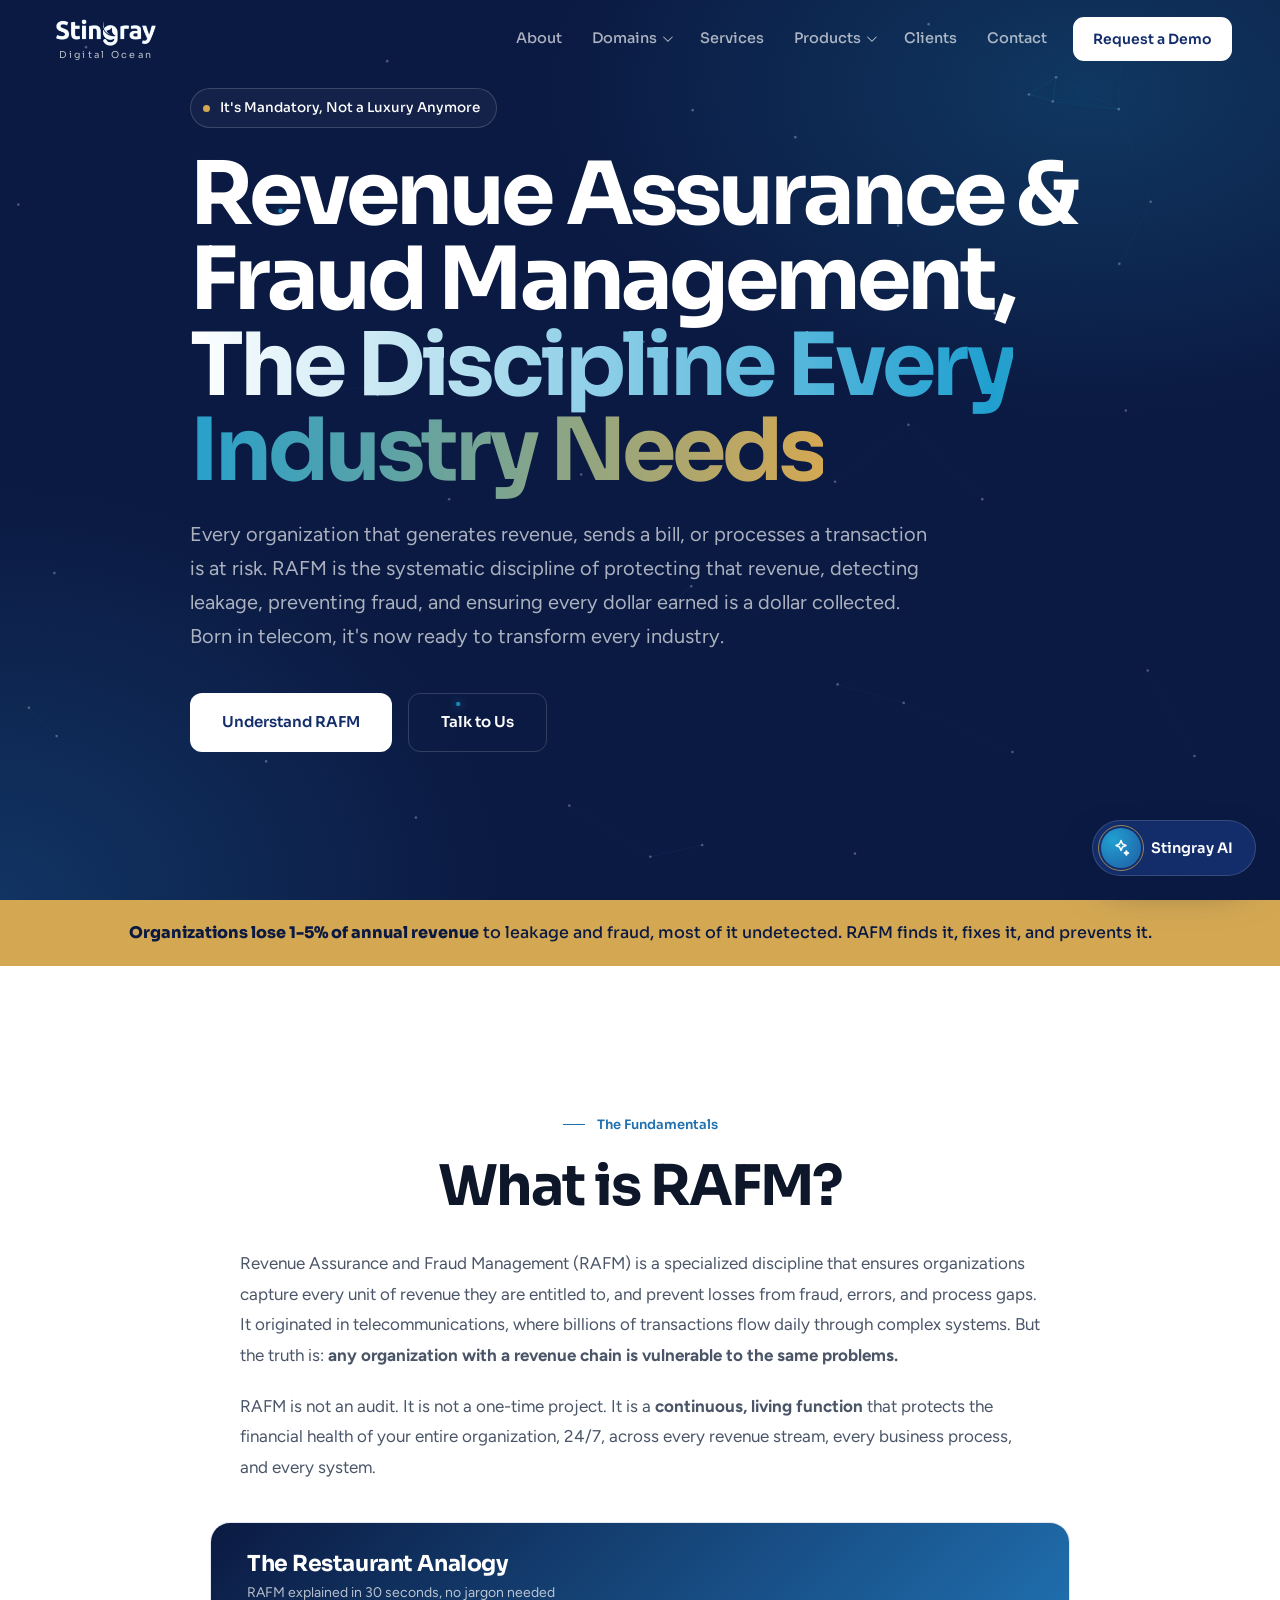
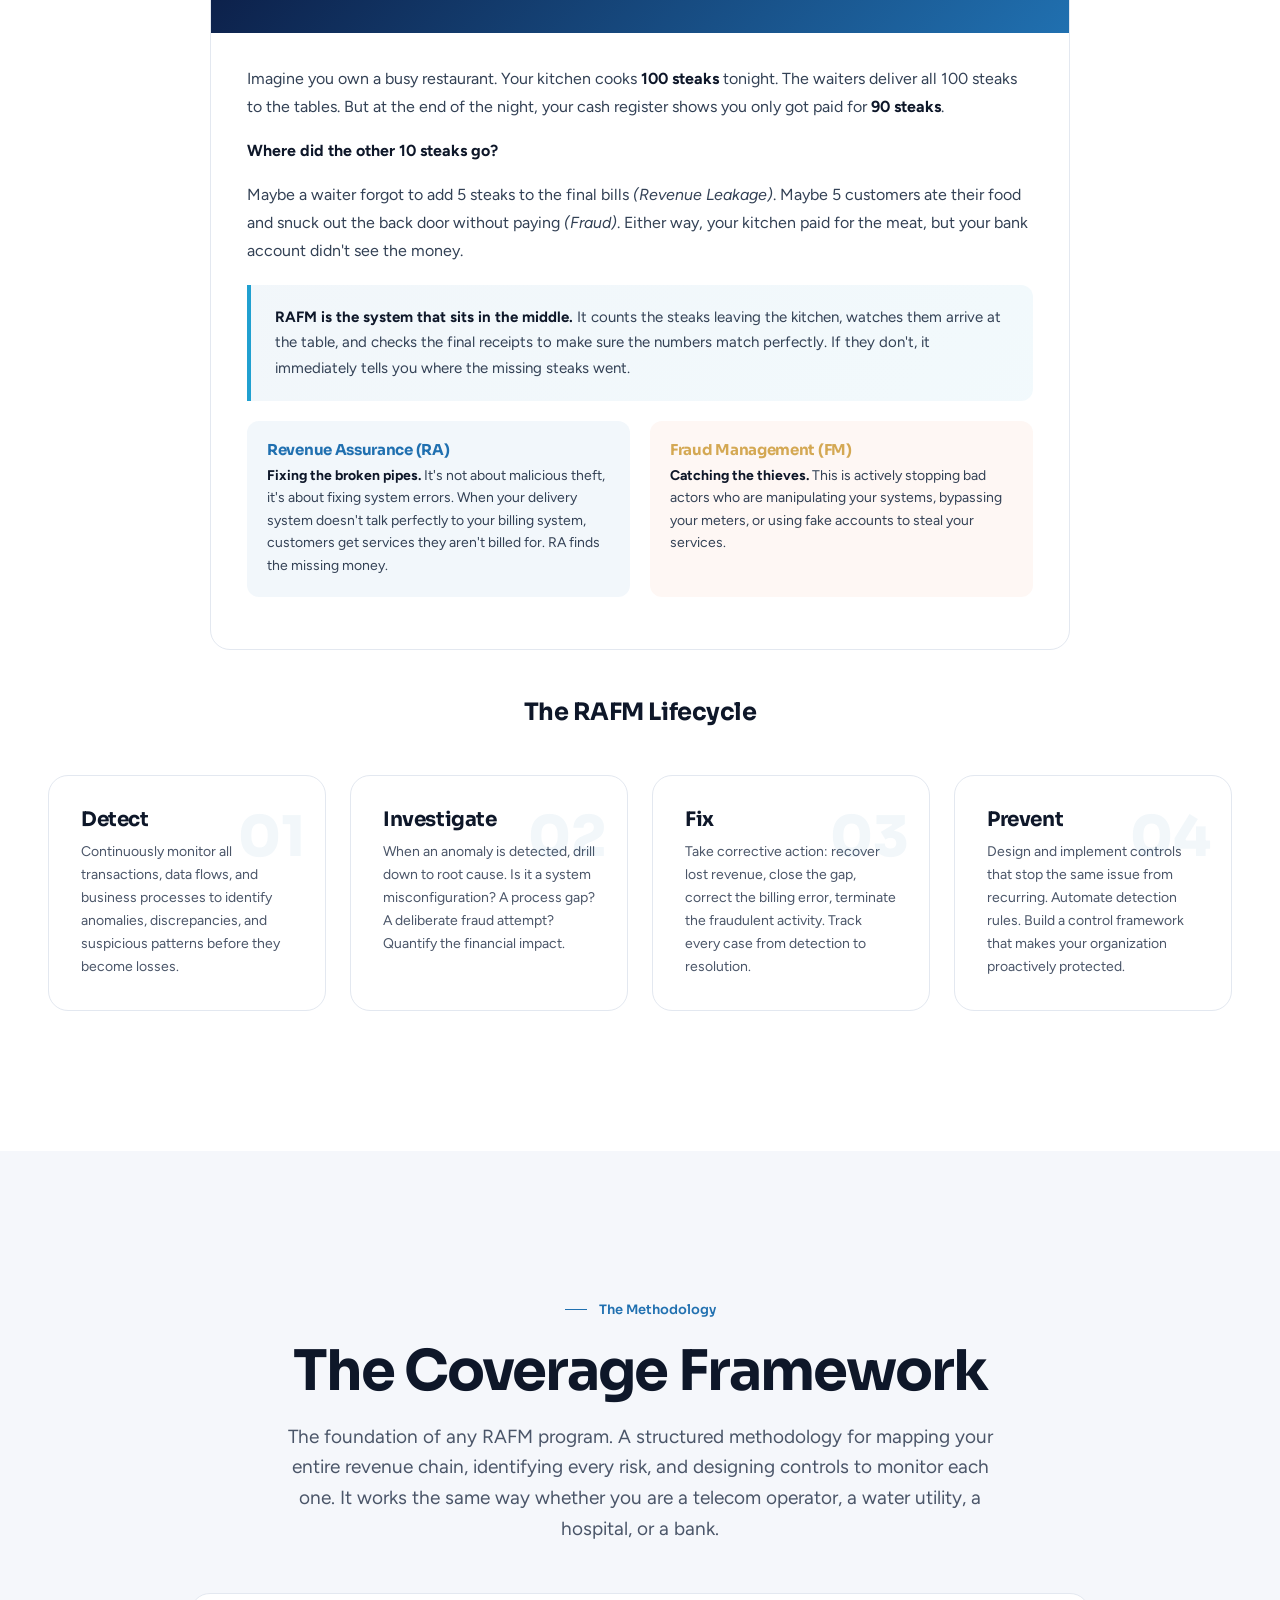
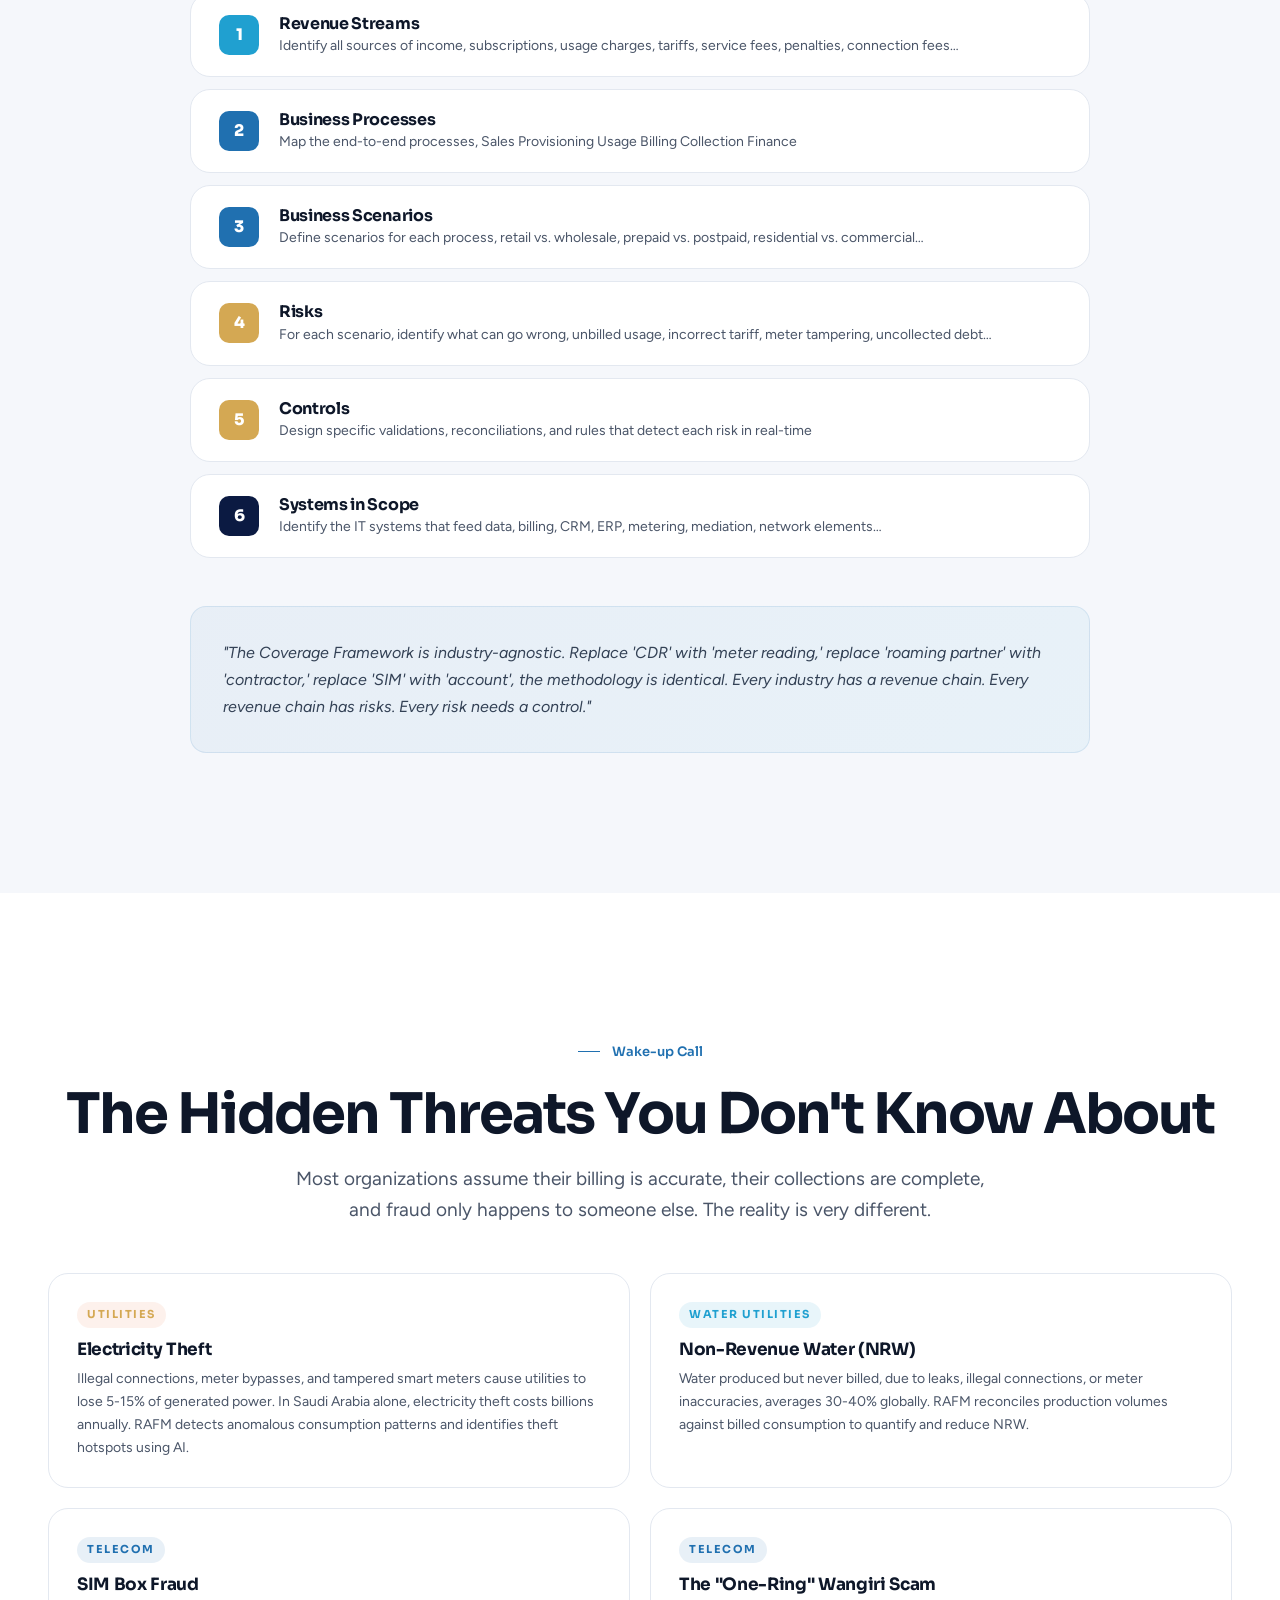
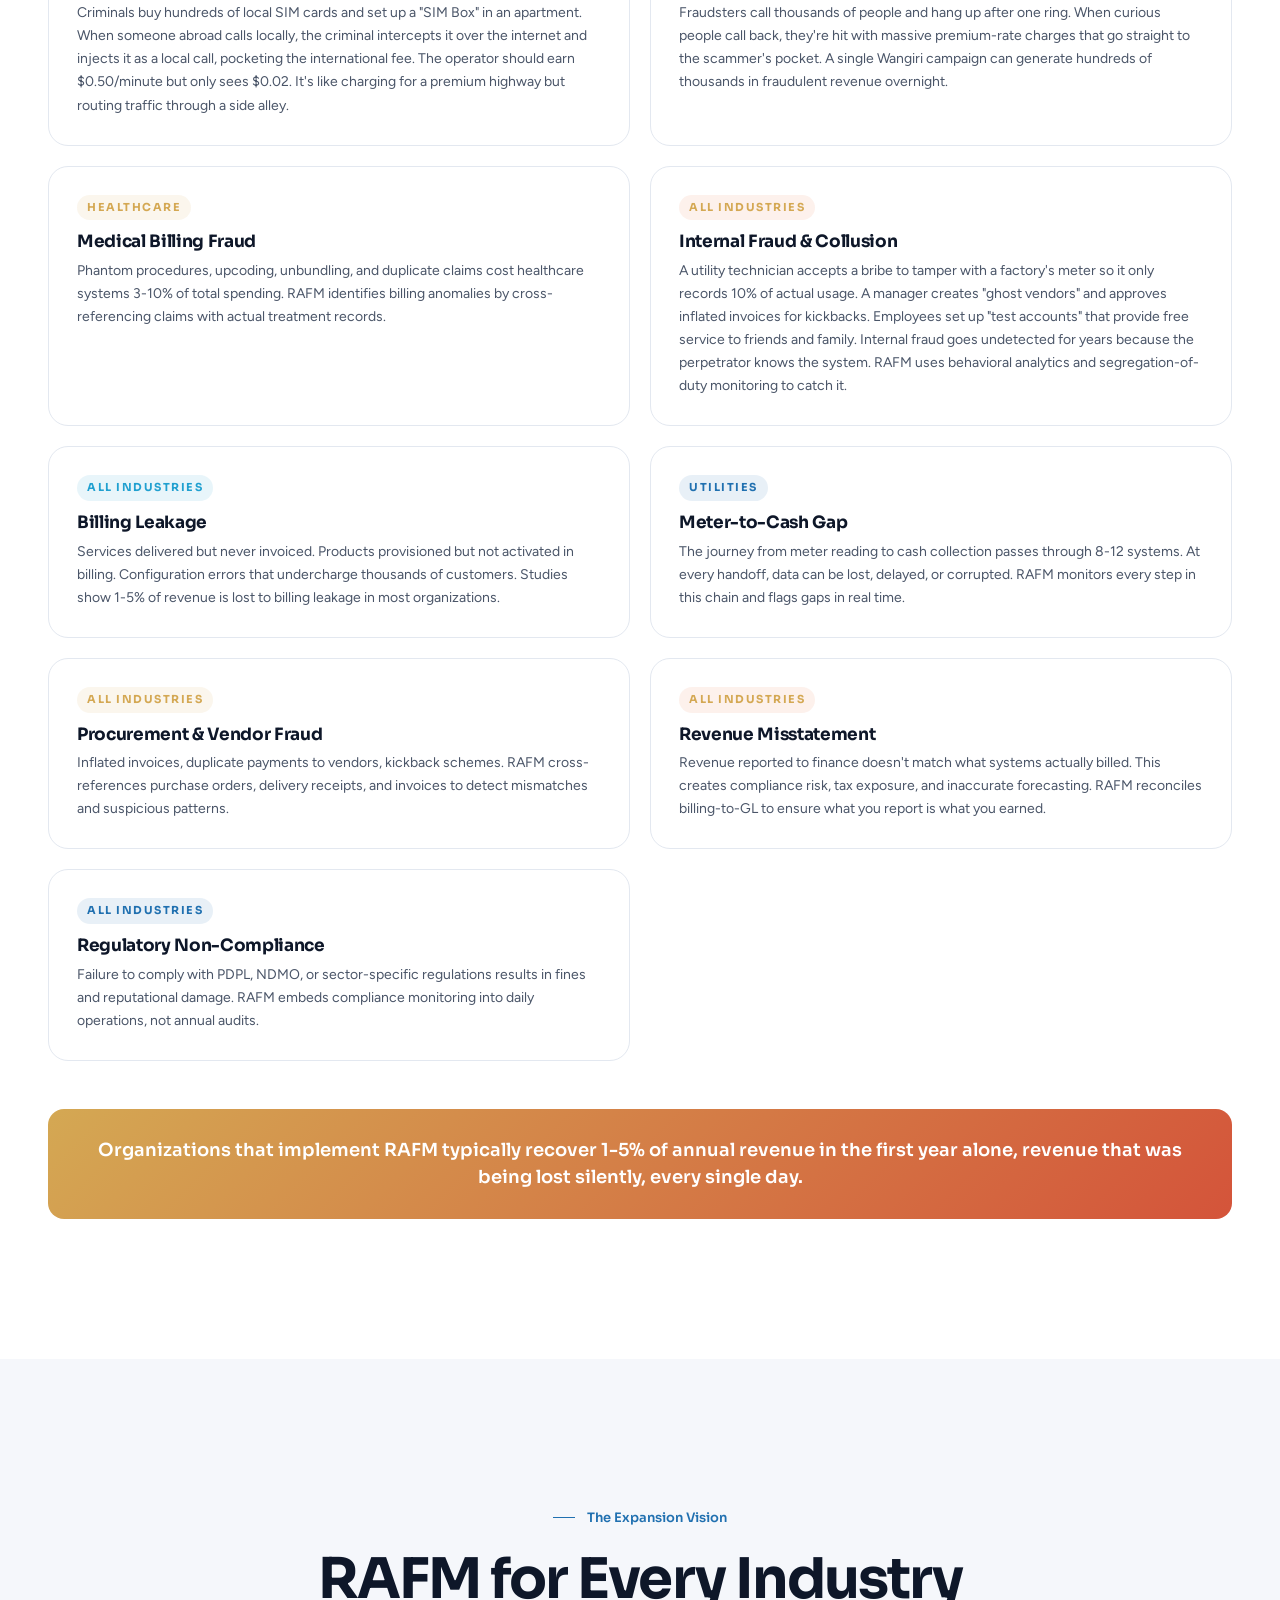
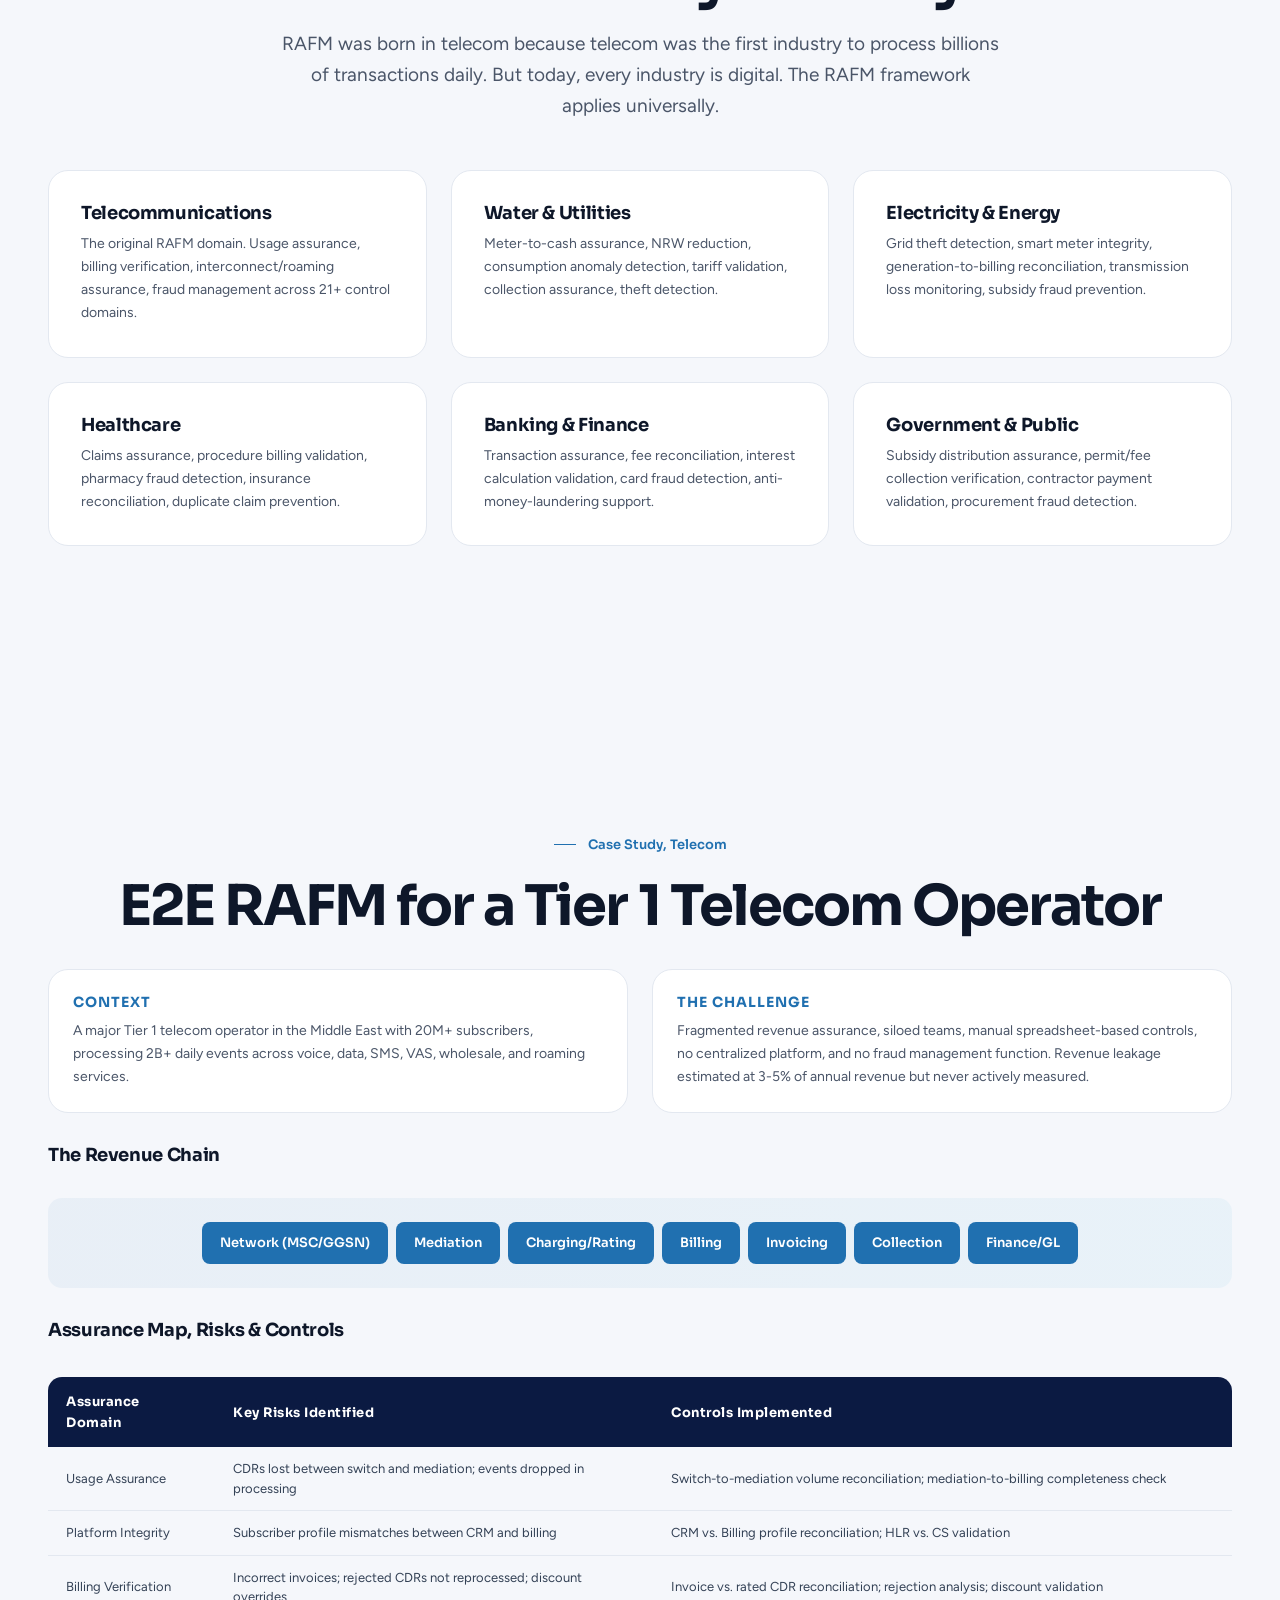
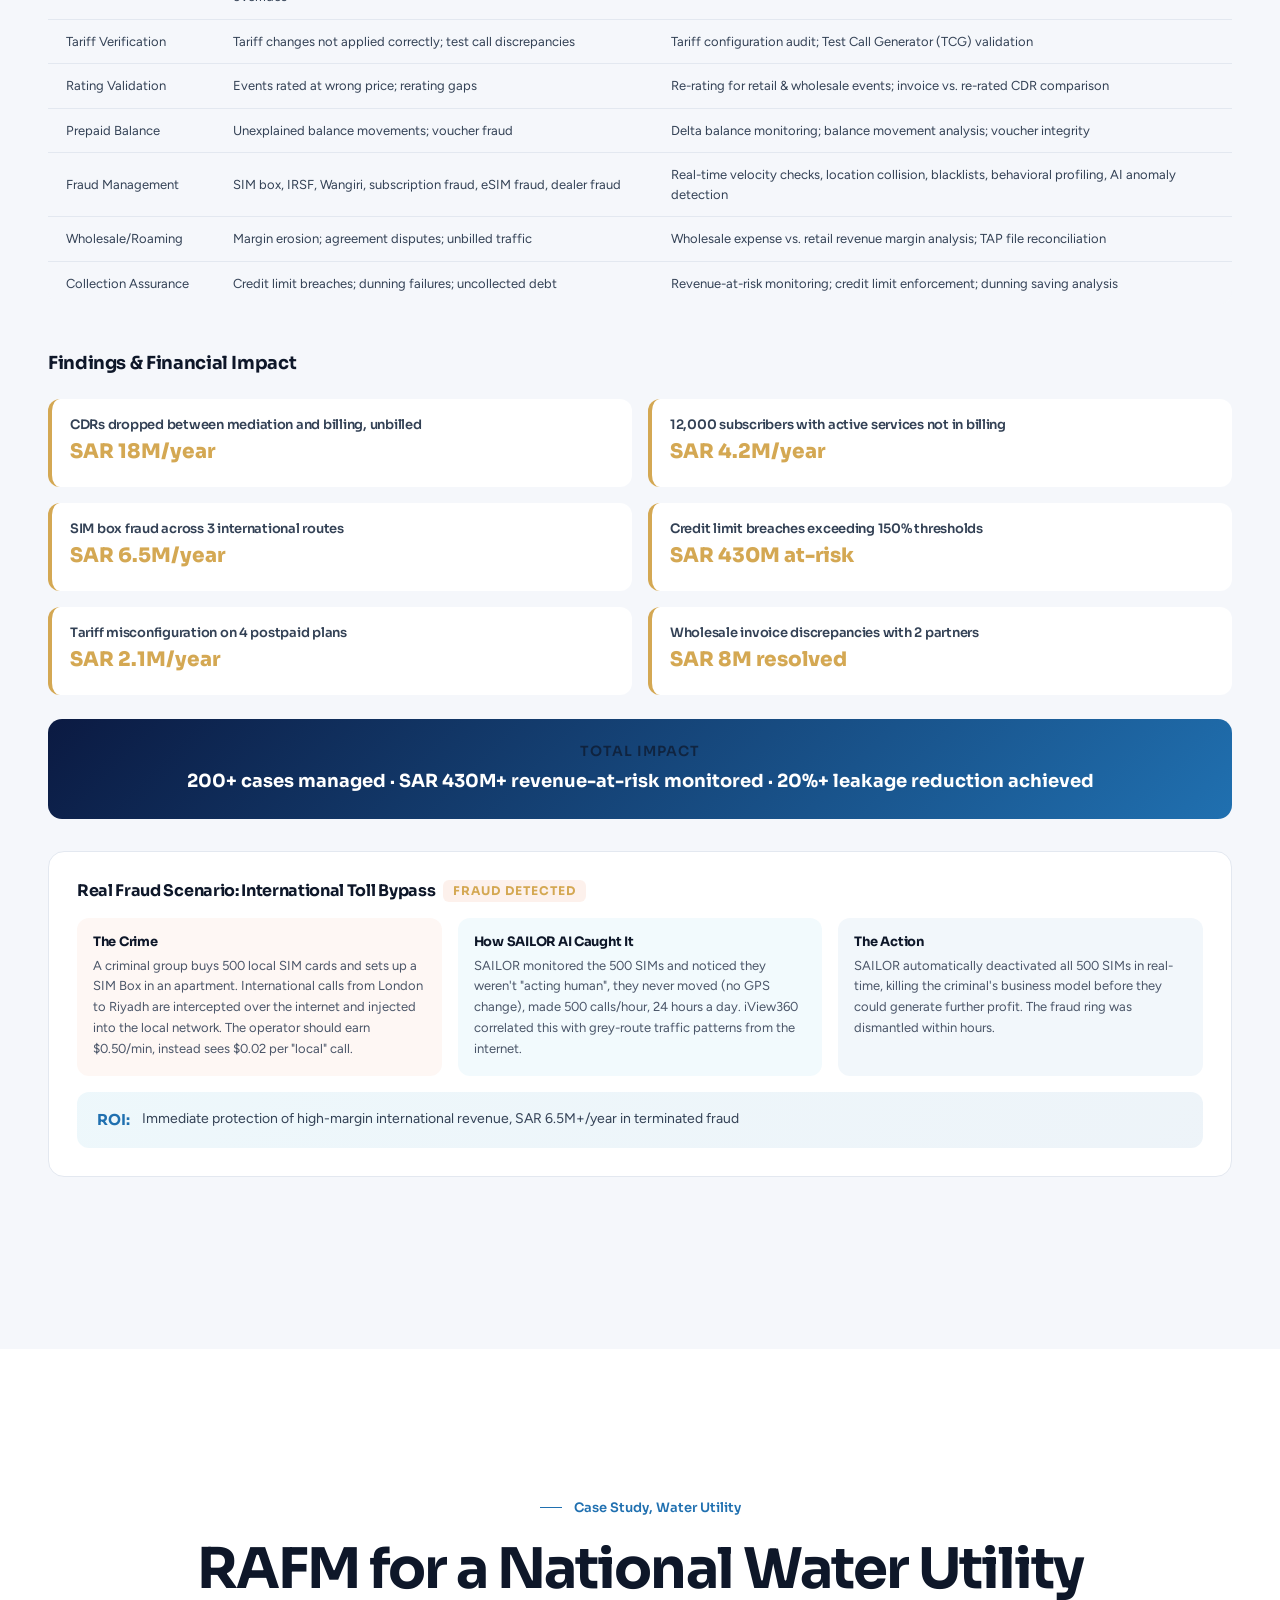
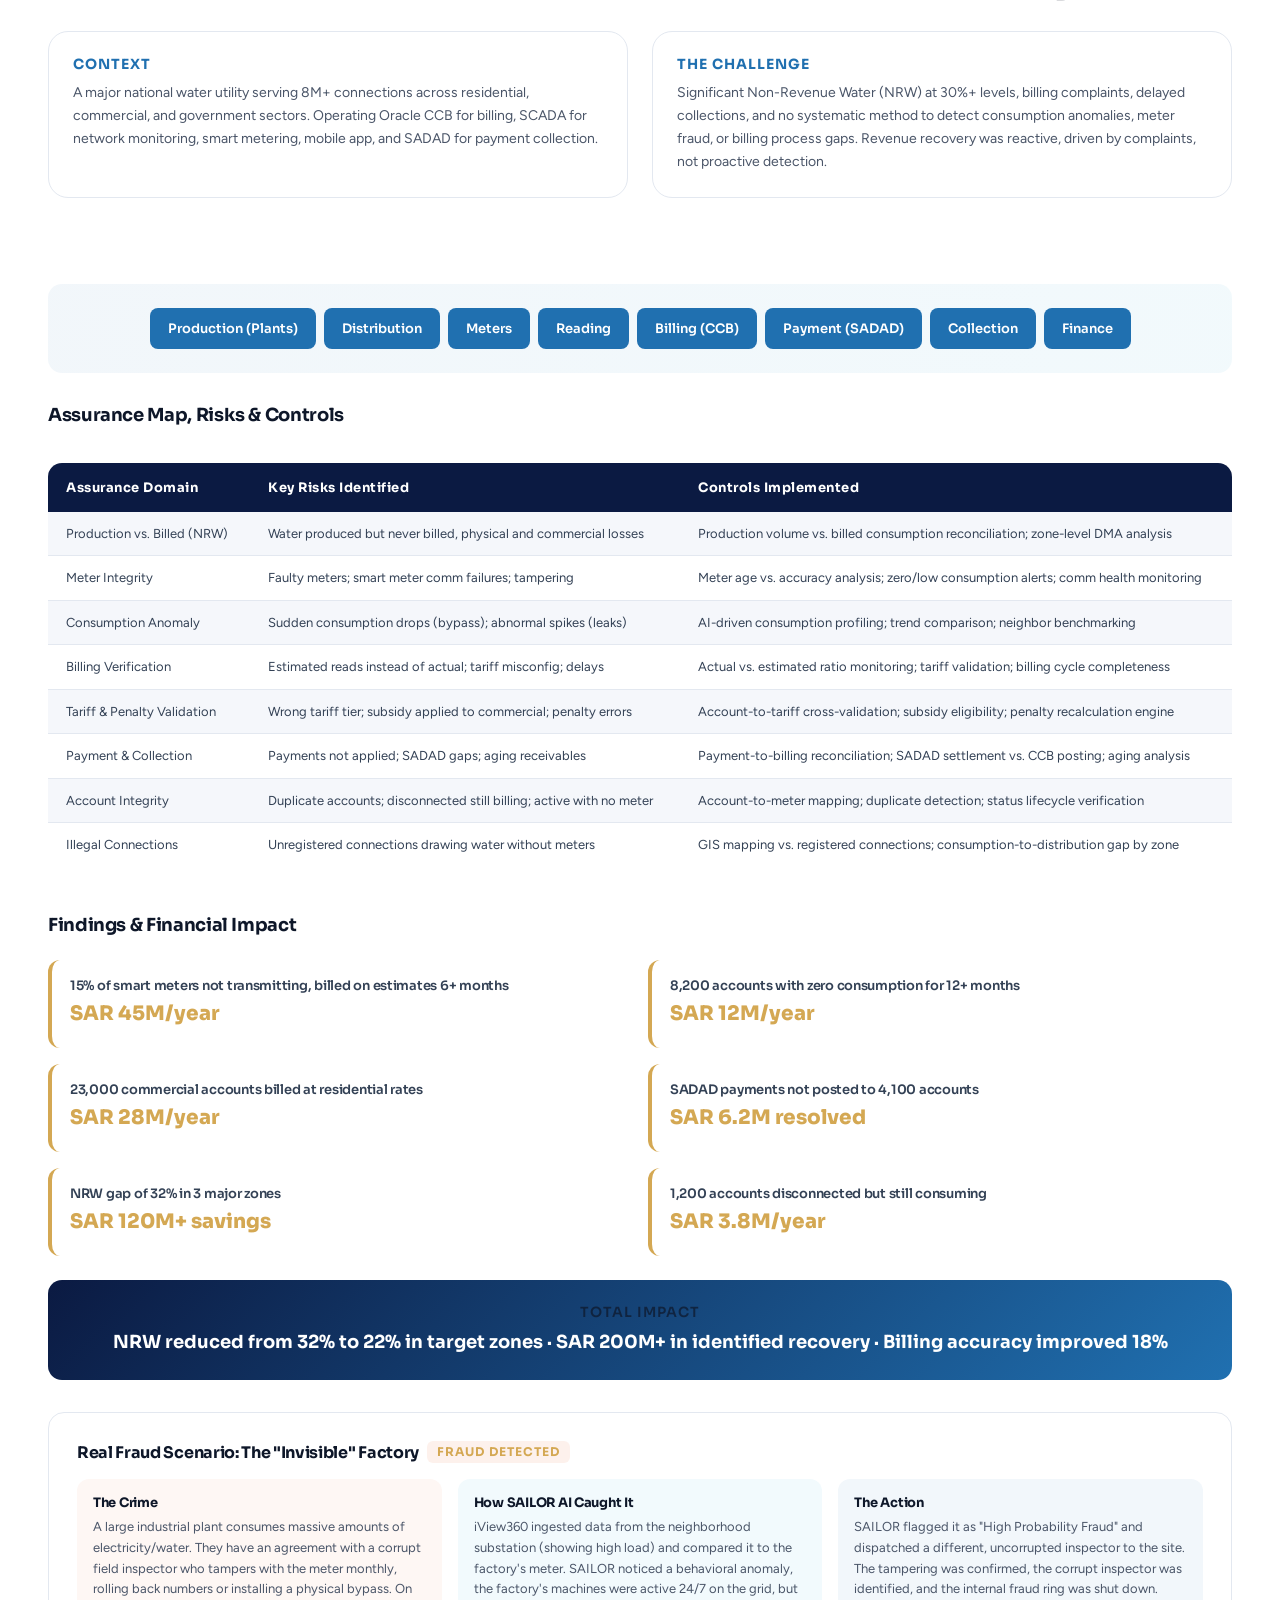
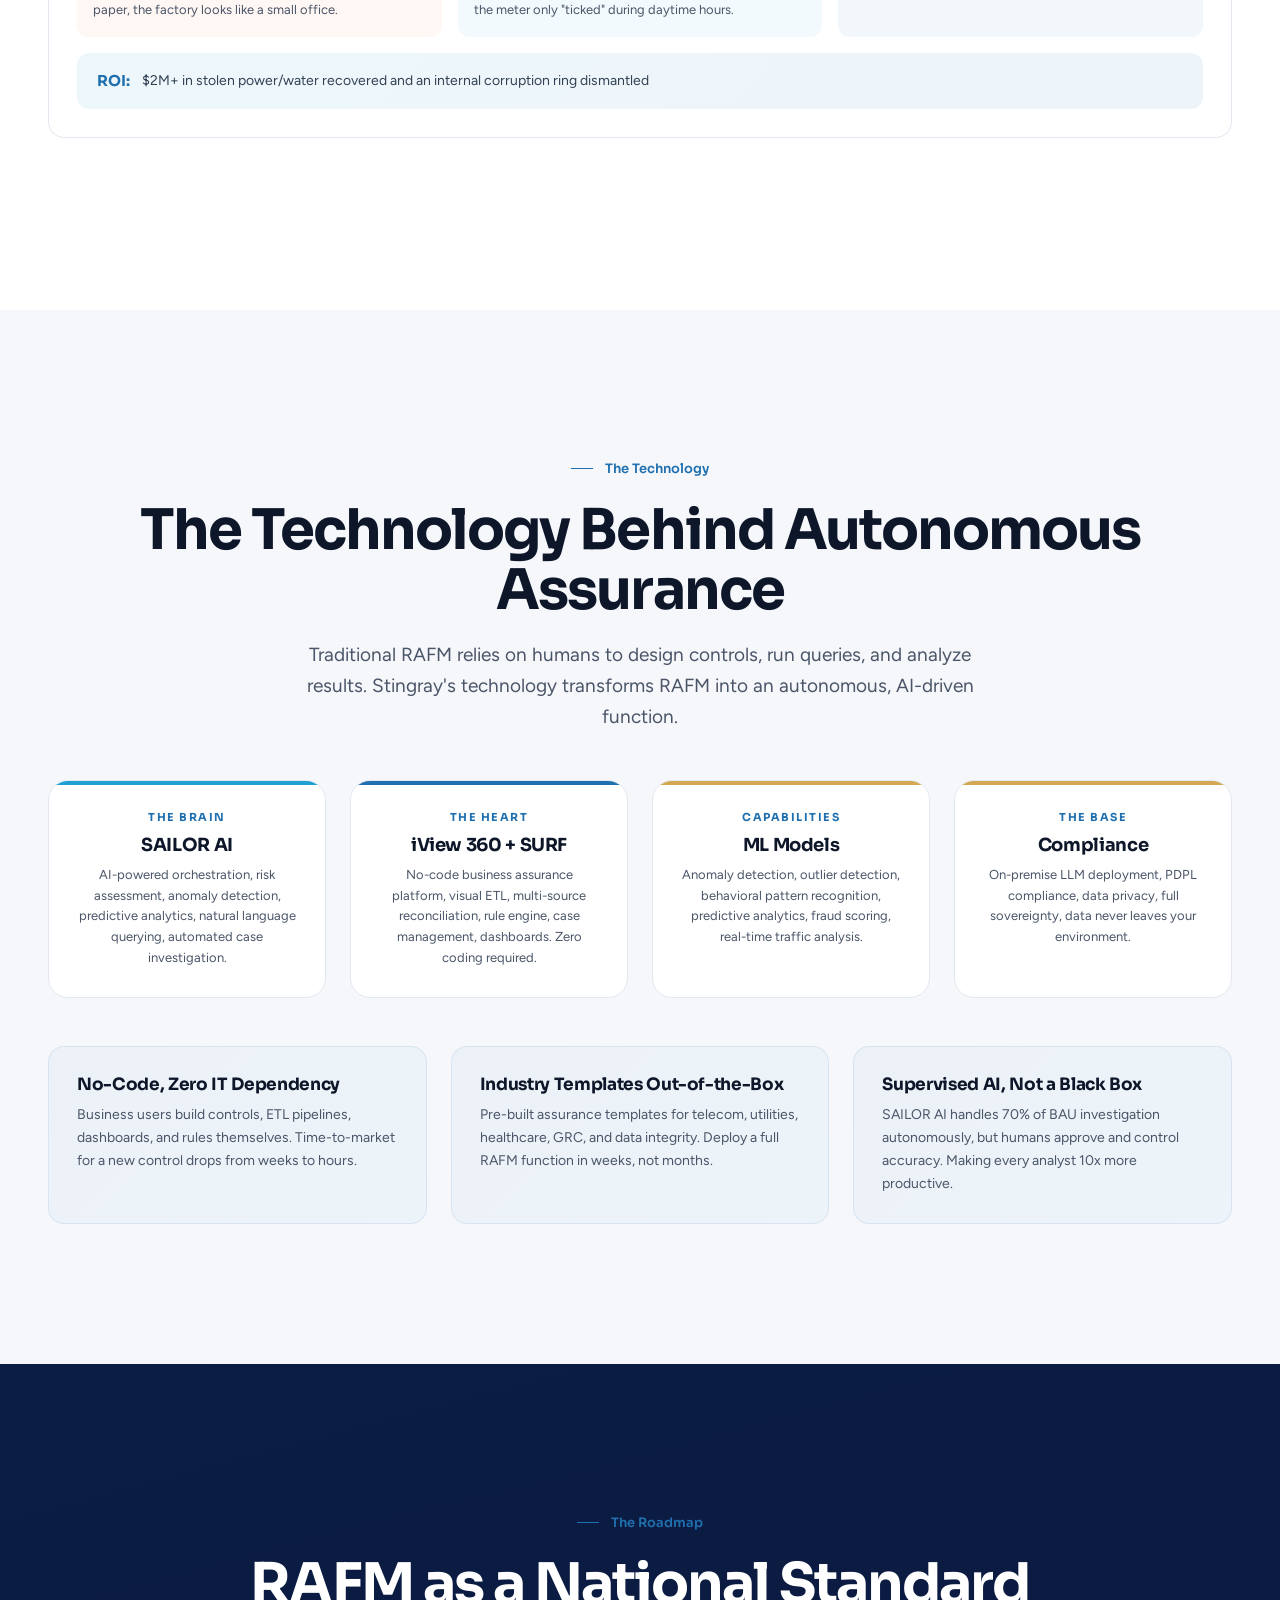
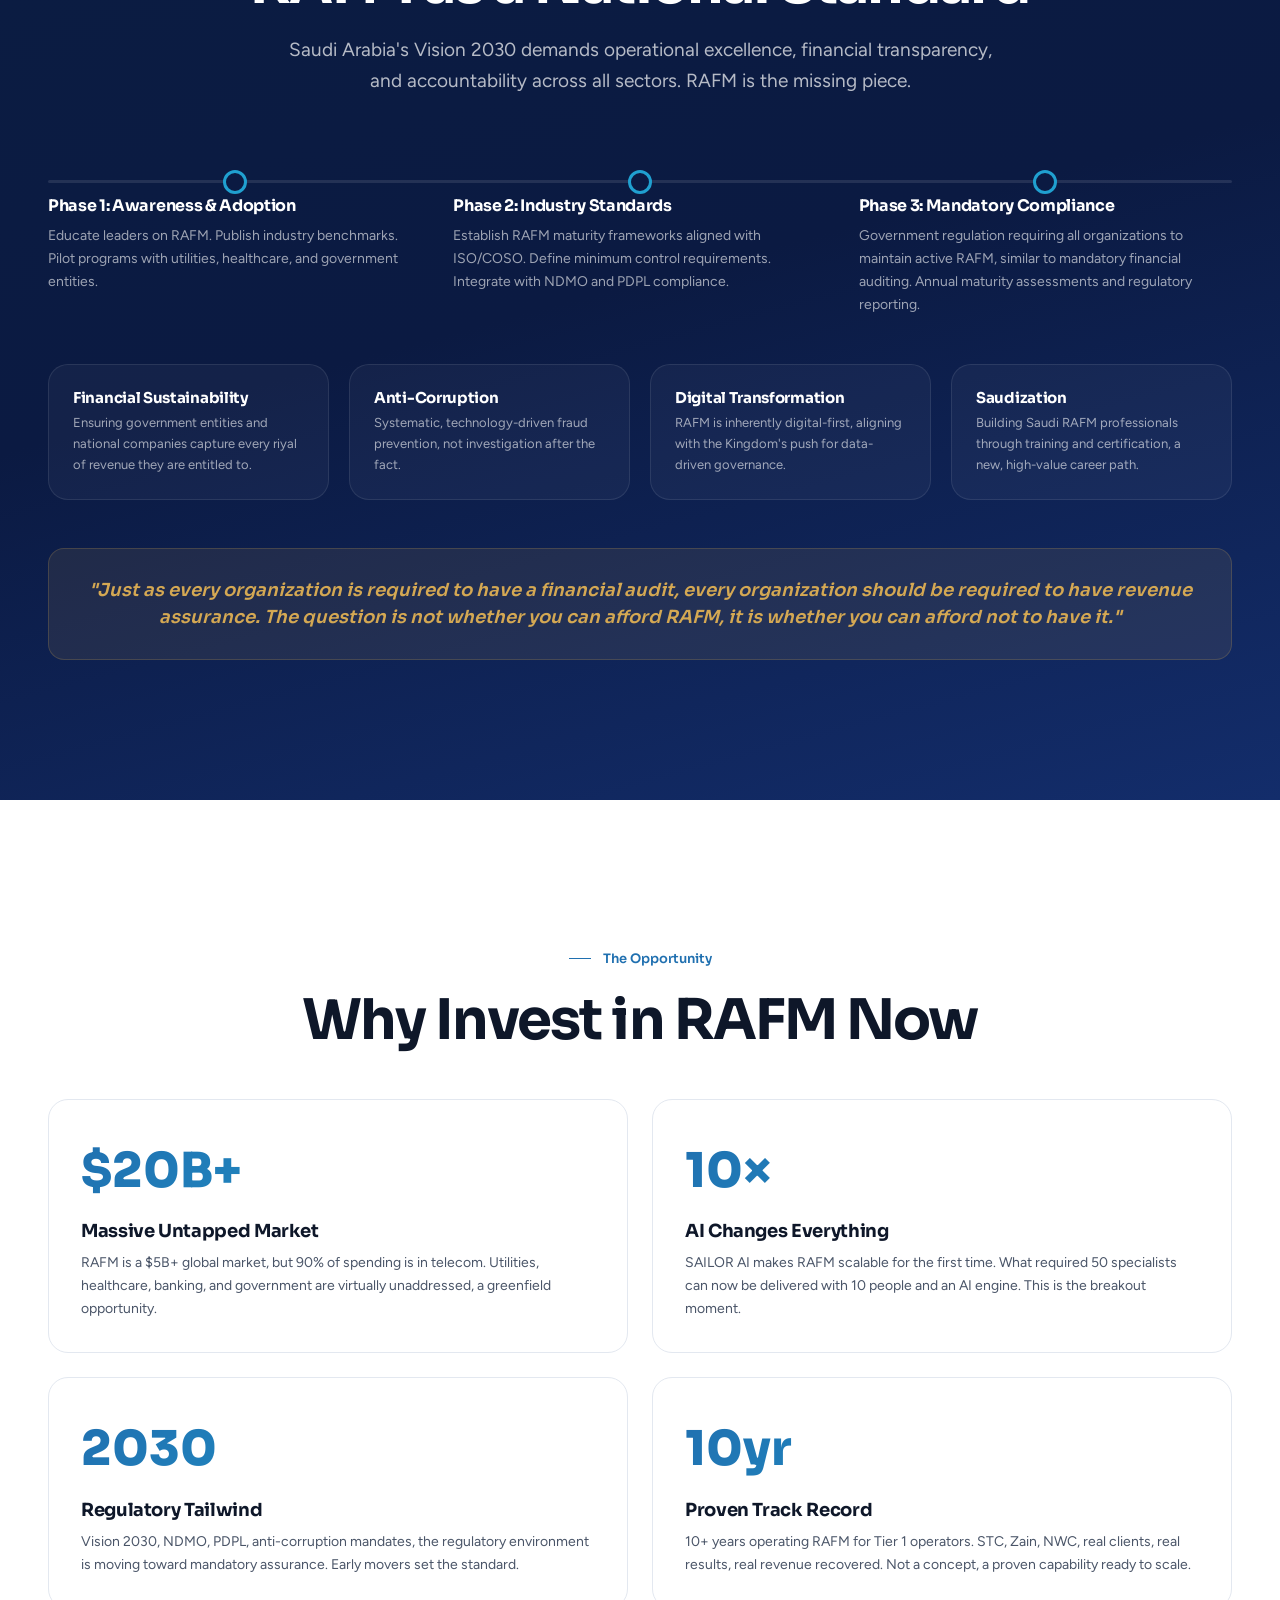
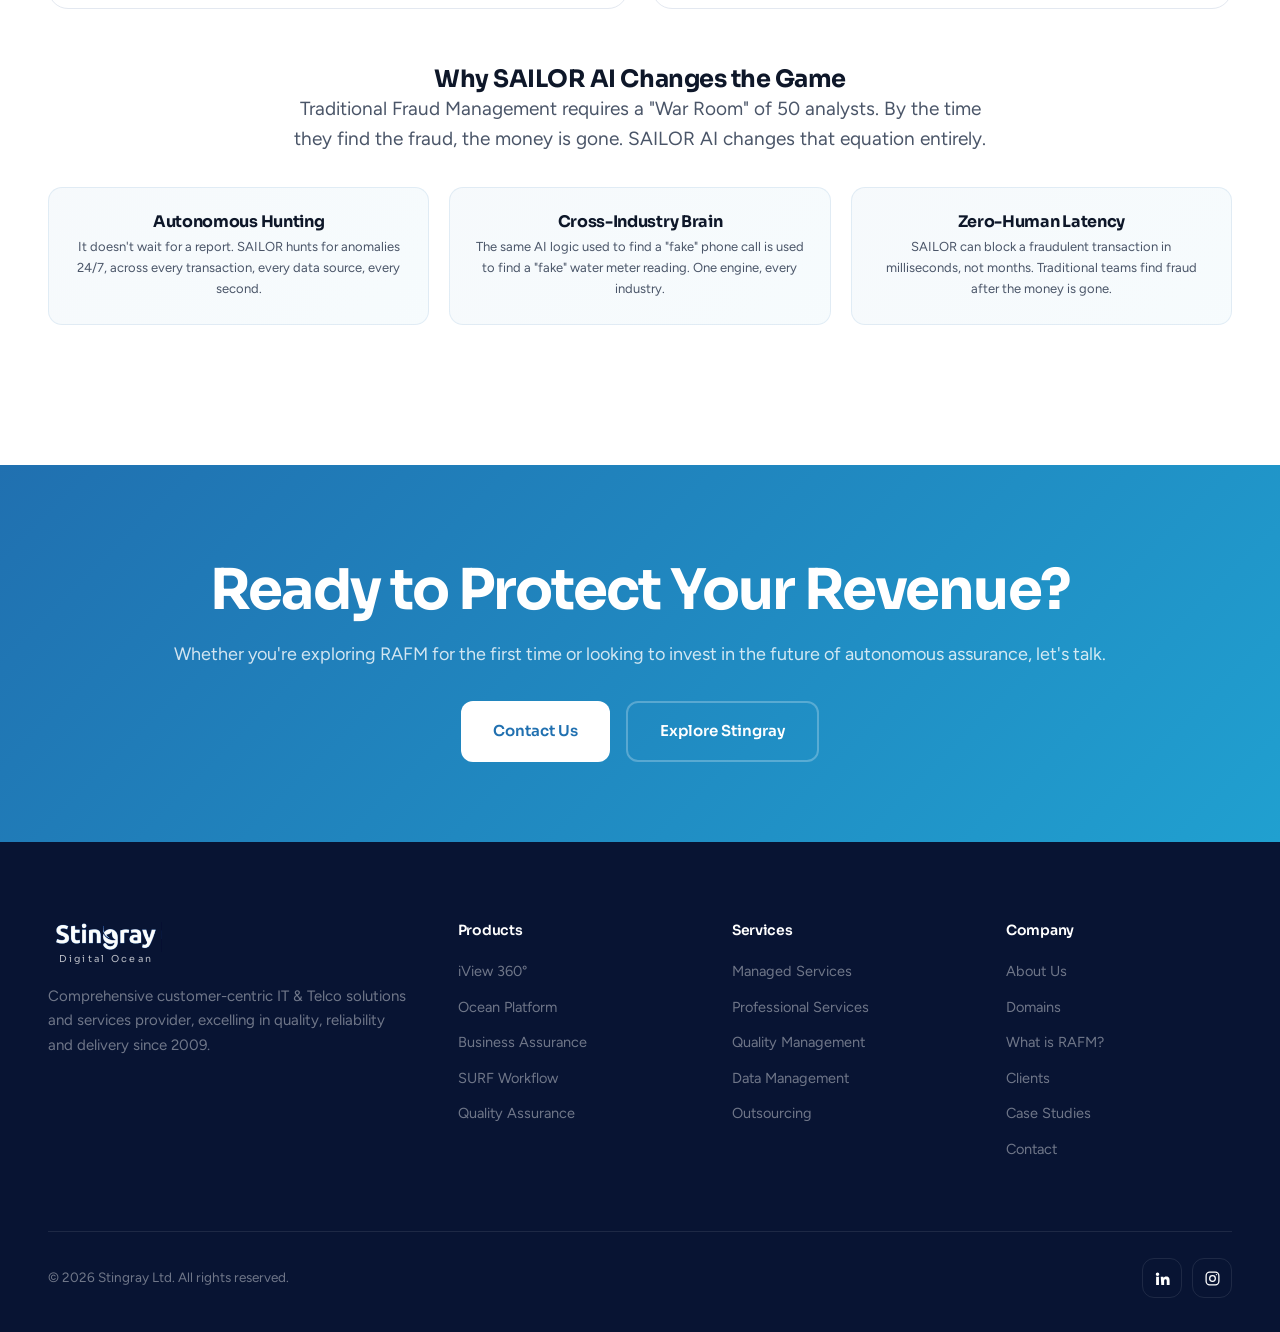
<file: rafm.html>
<!DOCTYPE html>
<html lang="en">
<head>
<meta charset="UTF-8">
<meta name="viewport" content="width=device-width, initial-scale=1.0">
<title>What is RAFM? | Stingray LTD</title>


<style>
:root {
  --navy:#132D6B;--navy-mid:#163084;--navy-light:#1A3A8E;
  --brand-blue:#2070B0;--brand-blue-light:#2575BC;--brand-blue-bright:#20A0D0;
  --gold:#D4A853;--gold-soft:rgba(212,168,83,.15);--coral:#E8734A;
  --white:#fff;--off-white:#F7F9FC;--gray-50:#F1F5F9;--gray-100:#E2E8F0;--gray-200:#CBD5E1;--gray-300:#B0BEC5;--gray-400:#94A3B8;--gray-600:#475569;--gray-700:#334155;--gray-800:#1E293B;
  --text-dark:#0F172A;--text-body:#475569;
  --font-heading:'Plus Jakarta Sans',sans-serif;--font-body:'DM Sans',sans-serif;
  --max-w:1280px;--section-pad:100px 0;
}
*,*::before,*::after{box-sizing:border-box;margin:0;padding:0}
html{scroll-behavior:smooth;font-size:16px}
body{font-family:var(--font-body);color:var(--text-body);background:var(--white);overflow-x:hidden;-webkit-font-smoothing:antialiased}
img{max-width:100%;display:block}a{color:inherit;text-decoration:none}
h1,h2,h3,h4,h5,h6{font-family:var(--font-heading);color:var(--text-dark);line-height:1.2}
.container{max-width:var(--max-w);margin:0 auto;padding:0 32px}
.section-label{font-family:var(--font-heading);font-size:13px;font-weight:700;letter-spacing:3px;text-transform:uppercase;margin-bottom:16px}
.section-title{font-size:clamp(32px,5vw,48px);font-weight:800;line-height:1.15;margin-bottom:20px}
.section-desc{font-size:18px;line-height:1.7;max-width:720px;color:var(--gray-600)}
.text-center{text-align:center}.mx-auto{margin-left:auto;margin-right:auto}
@keyframes fadeUp{from{opacity:0;transform:translateY(40px)}to{opacity:1;transform:translateY(0)}}
.anim-up{opacity:0;animation:fadeUp .8s ease forwards}
.anim-up-d1{animation-delay:.1s}.anim-up-d2{animation-delay:.2s}.anim-up-d3{animation-delay:.3s}.anim-up-d4{animation-delay:.4s}
.reveal{opacity:0;transform:translateY(30px);transition:all .7s cubic-bezier(.4,0,.2,1)}
.reveal.visible{opacity:1;transform:translateY(0)}

/* NAV */
nav{position:fixed;top:0;left:0;right:0;z-index:1000;padding:16px 0;transition:all .35s ease;background:rgba(19,45,107,.97);backdrop-filter:blur(20px)}
nav.scrolled{padding:10px 0;box-shadow:0 4px 30px rgba(0,0,0,.2)}
nav .container{display:flex;align-items:center;justify-content:space-between}
.nav-logo img{height:40px}
.nav-links{display:flex;gap:32px;list-style:none;align-items:center}
.nav-links a{color:rgba(255,255,255,.75);font-size:14px;font-weight:500;transition:color .3s;font-family:var(--font-heading)}
.nav-links a:hover{color:var(--white)}
.nav-cta{background:var(--white)!important;color:var(--navy)!important;padding:10px 24px;border-radius:8px;font-weight:700!important;transition:all .3s!important}
.nav-cta:hover{background:rgba(255,255,255,.9)!important;transform:translateY(-1px)}
.hamburger{display:none;flex-direction:column;gap:5px;cursor:pointer;background:none;border:none;padding:4px}
.hamburger span{width:24px;height:2px;background:var(--white);border-radius:2px;transition:all .3s}
@media(max-width:900px){
  .nav-links{display:none}.hamburger{display:flex}
  nav.mobile-open .nav-links{display:flex;flex-direction:column;position:absolute;top:100%;left:0;right:0;background:rgba(19,45,107,.98);padding:24px 32px;gap:16px;border-top:1px solid rgba(255,255,255,.08)}
}

/* HERO */
.hero{position:relative;min-height:100vh;display:flex;align-items:center;background:linear-gradient(165deg,#0B1D42 0%,var(--navy) 35%,var(--navy-mid) 60%,var(--brand-blue) 100%);overflow:hidden;padding-top:80px}
.hero::before{content:'';position:absolute;top:-20%;right:-15%;width:700px;height:700px;background:radial-gradient(circle,rgba(32,160,208,.12) 0%,transparent 70%);border-radius:50%}
.hero::after{content:'';position:absolute;bottom:-10%;left:-10%;width:500px;height:500px;background:radial-gradient(circle,rgba(212,168,83,.08) 0%,transparent 70%);border-radius:50%}
.hero .container{position:relative;z-index:2}
.hero-tagline{display:inline-block;padding:8px 20px;border-radius:100px;background:rgba(212,168,83,.15);color:var(--gold);font-family:var(--font-heading);font-size:14px;font-weight:700;letter-spacing:2px;text-transform:uppercase;margin-bottom:24px}
.hero h1{font-size:clamp(36px,6vw,64px);font-weight:800;color:var(--white);line-height:1.08;max-width:900px;margin-bottom:24px}
.hero h1 span{background:linear-gradient(90deg,var(--brand-blue-bright),var(--gold));-webkit-background-clip:text;-webkit-text-fill-color:transparent;background-clip:text}
.hero-desc{font-size:clamp(16px,2vw,20px);color:rgba(255,255,255,.7);max-width:750px;line-height:1.7;margin-bottom:40px}
.hero-btns{display:flex;gap:16px;flex-wrap:wrap}
.btn-primary{display:inline-flex;align-items:center;gap:8px;padding:16px 32px;background:var(--brand-blue-bright);color:var(--white);border-radius:12px;font-family:var(--font-heading);font-size:15px;font-weight:700;transition:all .3s;border:none;cursor:pointer}
.btn-primary:hover{background:#1B8FBD;transform:translateY(-2px);box-shadow:0 8px 30px rgba(32,160,208,.3)}
.btn-outline{display:inline-flex;align-items:center;gap:8px;padding:16px 32px;background:transparent;color:var(--white);border:2px solid rgba(255,255,255,.25);border-radius:12px;font-family:var(--font-heading);font-size:15px;font-weight:700;transition:all .3s;cursor:pointer}
.btn-outline:hover{border-color:var(--white);background:rgba(255,255,255,.06)}

/* STAT BANNER */
.stat-banner{background:linear-gradient(90deg,var(--brand-blue),var(--brand-blue-bright));padding:20px 0}
.stat-banner .container{display:flex;align-items:center;justify-content:center;gap:12px;flex-wrap:wrap;text-align:center}
.stat-banner p{color:var(--white);font-size:16px;font-weight:500;font-family:var(--font-heading)}
.stat-banner strong{font-weight:800}
.stat-banner a{color:var(--white);text-decoration:underline;text-underline-offset:3px;font-weight:700}
.stat-banner a:hover{opacity:.85}

/* WHAT IS RAFM */
section{padding:var(--section-pad)}
.lifecycle-grid{display:grid;grid-template-columns:repeat(4,1fr);gap:24px;margin-top:48px}
.lc-card{background:var(--white);border-radius:16px;padding:32px;border:1px solid var(--gray-100);position:relative;overflow:hidden;transition:all .3s}
.lc-card:hover{transform:translateY(-4px);box-shadow:0 12px 40px rgba(0,0,0,.08)}
.lc-num{position:absolute;top:16px;right:20px;font-family:var(--font-heading);font-size:56px;font-weight:800;color:rgba(32,112,176,.06)}
.lc-icon{width:56px;height:56px;border-radius:14px;display:flex;align-items:center;justify-content:center;font-size:28px;margin-bottom:16px}
.lc-card h4{font-size:20px;font-weight:700;margin-bottom:8px}
.lc-card p{font-size:14px;line-height:1.65;color:var(--gray-600)}
.content-block{max-width:800px;margin:0 auto;font-size:17px;line-height:1.8;color:var(--gray-600)}
.content-block p{margin-bottom:20px}

/* COVERAGE FRAMEWORK */
.fw-layers{display:flex;flex-direction:column;gap:12px;margin-top:48px;max-width:900px;margin-left:auto;margin-right:auto}
.fw-layer{display:flex;align-items:center;gap:20px;padding:20px 28px;border-radius:14px;background:var(--white);border:1px solid var(--gray-100);transition:all .3s}
.fw-layer:hover{box-shadow:0 8px 30px rgba(0,0,0,.06);transform:translateX(4px)}
.fw-num{min-width:40px;height:40px;border-radius:10px;display:flex;align-items:center;justify-content:center;font-family:var(--font-heading);font-weight:800;font-size:16px;color:var(--white)}
.fw-layer h4{font-size:16px;font-weight:700;margin-bottom:2px}
.fw-layer p{font-size:14px;color:var(--gray-600);line-height:1.5}
.fw-callout{margin-top:48px;padding:32px;border-radius:16px;background:linear-gradient(135deg,rgba(32,112,176,.06),rgba(32,160,208,.06));border:1px solid rgba(32,112,176,.12);max-width:900px;margin-left:auto;margin-right:auto}
.fw-callout p{font-size:16px;line-height:1.7;color:var(--gray-700);font-style:italic}

/* THREATS */
.threat-grid{display:grid;grid-template-columns:repeat(2,1fr);gap:20px;margin-top:48px}
.threat-card{padding:28px;border-radius:16px;background:var(--white);border:1px solid var(--gray-100);transition:all .3s}
.threat-card:hover{box-shadow:0 8px 30px rgba(0,0,0,.07);transform:translateY(-3px)}
.threat-head{display:flex;align-items:center;gap:12px;margin-bottom:12px}
.threat-icon{font-size:28px}
.threat-tag{font-size:11px;font-weight:700;font-family:var(--font-heading);letter-spacing:1.5px;text-transform:uppercase;padding:4px 10px;border-radius:6px}
.threat-card h4{font-size:17px;font-weight:700;margin-bottom:6px}
.threat-card p{font-size:14px;line-height:1.65;color:var(--gray-600)}
.impact-banner{margin-top:48px;padding:28px 36px;border-radius:16px;background:linear-gradient(135deg,var(--coral),#D4543A);color:var(--white);text-align:center}
.impact-banner p{font-size:18px;font-weight:600;font-family:var(--font-heading);line-height:1.5}

/* INDUSTRIES */
.ind-grid{display:grid;grid-template-columns:repeat(3,1fr);gap:24px;margin-top:48px}
.ind-card{padding:32px;border-radius:16px;background:var(--white);border:1px solid var(--gray-100);transition:all .3s}
.ind-card:hover{box-shadow:0 8px 30px rgba(0,0,0,.07);transform:translateY(-3px)}
.ind-icon{font-size:36px;margin-bottom:16px}
.ind-card h4{font-size:18px;font-weight:700;margin-bottom:8px}
.ind-card p{font-size:14px;line-height:1.65;color:var(--gray-600)}

/* CASE STUDIES */
.cs-section{background:var(--off-white)}
.cs-context{display:grid;grid-template-columns:1fr 1fr;gap:24px;margin:32px 0}
.cs-box{padding:24px;border-radius:14px;background:var(--white);border:1px solid var(--gray-100)}
.cs-box h5{font-size:14px;font-weight:700;font-family:var(--font-heading);color:var(--brand-blue);margin-bottom:8px;text-transform:uppercase;letter-spacing:1px}
.cs-box p{font-size:14px;line-height:1.65;color:var(--gray-600)}
.cs-flow{display:flex;align-items:center;gap:8px;flex-wrap:wrap;margin:32px 0;padding:24px;background:linear-gradient(90deg,rgba(32,112,176,.06),rgba(32,160,208,.06));border-radius:14px;justify-content:center}
.cs-flow-step{padding:10px 18px;background:var(--brand-blue);color:var(--white);border-radius:8px;font-size:13px;font-weight:600;font-family:var(--font-heading);white-space:nowrap}
.cs-flow-arrow{color:var(--brand-blue);font-weight:700;font-size:18px}
.cs-table{width:100%;border-collapse:collapse;margin:24px 0;border-radius:14px;overflow:hidden}
.cs-table th{background:var(--navy);color:var(--white);padding:14px 18px;font-size:13px;font-weight:700;font-family:var(--font-heading);text-align:left;letter-spacing:.5px}
.cs-table td{padding:12px 18px;font-size:13px;line-height:1.5;border-bottom:1px solid var(--gray-100);color:var(--gray-700)}
.cs-table tr:last-child td{border-bottom:none}
.cs-table tr:nth-child(even) td{background:var(--gray-50)}
.cs-findings{display:grid;grid-template-columns:1fr 1fr;gap:16px;margin:24px 0}
.cs-finding{padding:18px;border-radius:12px;background:var(--white);border-left:4px solid var(--coral)}
.cs-finding h5{font-size:13px;font-weight:600;color:var(--gray-700);margin-bottom:4px}
.cs-finding .cs-amount{font-size:20px;font-weight:800;font-family:var(--font-heading);color:var(--coral)}
.cs-total{padding:24px;border-radius:14px;background:linear-gradient(135deg,var(--navy),var(--brand-blue));color:var(--white);text-align:center;margin:24px 0}
.cs-total h4{font-size:14px;font-weight:600;text-transform:uppercase;letter-spacing:1px;margin-bottom:8px;opacity:.7}
.cs-total p{font-size:18px;font-weight:700;font-family:var(--font-heading);line-height:1.5}

/* TECHNOLOGY */
.tech-anatomy{display:grid;grid-template-columns:repeat(4,1fr);gap:24px;margin-top:48px}
.tech-card{padding:28px;border-radius:16px;background:var(--white);border:1px solid var(--gray-100);text-align:center;transition:all .3s;position:relative;overflow:hidden}
.tech-card:hover{transform:translateY(-4px);box-shadow:0 12px 40px rgba(0,0,0,.08)}
.tech-card::before{content:'';position:absolute;top:0;left:0;right:0;height:4px}
.tech-card:nth-child(1)::before{background:var(--brand-blue-bright)}
.tech-card:nth-child(2)::before{background:var(--brand-blue)}
.tech-card:nth-child(3)::before{background:var(--gold)}
.tech-card:nth-child(4)::before{background:var(--coral)}
.tech-icon{font-size:40px;margin-bottom:16px}
.tech-card .tech-role{font-size:11px;font-weight:700;text-transform:uppercase;letter-spacing:1.5px;color:var(--brand-blue);margin-bottom:8px;font-family:var(--font-heading)}
.tech-card h4{font-size:18px;font-weight:700;margin-bottom:8px}
.tech-card p{font-size:13px;line-height:1.6;color:var(--gray-600)}
.tech-diff{display:grid;grid-template-columns:repeat(3,1fr);gap:24px;margin-top:48px}
.td-card{padding:28px;border-radius:16px;background:linear-gradient(135deg,rgba(32,112,176,.04),rgba(32,160,208,.04));border:1px solid rgba(32,112,176,.1)}
.td-card h4{font-size:17px;font-weight:700;margin-bottom:8px}
.td-card p{font-size:14px;line-height:1.65;color:var(--gray-600)}

/* REGULATION / VISION */
.vision-section{background:linear-gradient(165deg,#0B1D42,var(--navy),var(--navy-mid));color:var(--white);padding:var(--section-pad)}
.vision-section h2,.vision-section h3,.vision-section h4{color:var(--white)}
.vision-section .section-desc{color:rgba(255,255,255,.7)}
.timeline{display:flex;gap:32px;margin-top:48px;position:relative}
.timeline::before{content:'';position:absolute;top:36px;left:0;right:0;height:3px;background:rgba(255,255,255,.1);border-radius:2px}
.tl-phase{flex:1;position:relative;padding-top:52px}
.tl-dot{position:absolute;top:26px;left:50%;transform:translateX(-50%);width:24px;height:24px;border-radius:50%;border:3px solid var(--brand-blue-bright);background:var(--navy)}
.tl-phase h4{font-size:16px;font-weight:700;margin-bottom:8px}
.tl-phase p{font-size:14px;line-height:1.65;color:rgba(255,255,255,.6)}
.v2030-grid{display:grid;grid-template-columns:repeat(4,1fr);gap:20px;margin-top:48px}
.v2030-card{padding:24px;border-radius:14px;background:rgba(255,255,255,.05);border:1px solid rgba(255,255,255,.08)}
.v2030-card h4{font-size:15px;font-weight:700;margin-bottom:6px}
.v2030-card p{font-size:13px;line-height:1.6;color:rgba(255,255,255,.6)}
.vision-quote{margin-top:48px;padding:28px 36px;border-radius:16px;background:rgba(212,168,83,.1);border:1px solid rgba(212,168,83,.2);text-align:center}
.vision-quote p{font-size:18px;font-weight:600;font-family:var(--font-heading);color:var(--gold);font-style:italic;line-height:1.5}

/* ANALOGY */
.analogy-box{margin:40px auto;max-width:860px;border-radius:20px;overflow:hidden;border:1px solid var(--gray-100);background:var(--white)}
.analogy-header{background:linear-gradient(135deg,var(--navy),var(--brand-blue));padding:28px 36px;color:var(--white)}
.analogy-header h3{color:var(--white);font-size:22px;margin-bottom:4px}
.analogy-header p{color:rgba(255,255,255,.7);font-size:14px}
.analogy-body{padding:32px 36px}
.analogy-body p{font-size:16px;line-height:1.75;color:var(--gray-700);margin-bottom:16px}
.analogy-body strong{color:var(--text-dark)}
.analogy-highlight{background:linear-gradient(135deg,rgba(32,112,176,.06),rgba(32,160,208,.06));border-left:4px solid var(--brand-blue-bright);padding:20px 24px;border-radius:0 12px 12px 0;margin:20px 0;font-size:15px;line-height:1.7;color:var(--gray-700)}
.analogy-two-col{display:grid;grid-template-columns:1fr 1fr;gap:20px;margin:20px 0}
.analogy-col{padding:20px;border-radius:12px}
.analogy-col h5{font-size:15px;font-weight:700;margin-bottom:6px;font-family:var(--font-heading)}
.analogy-col p{font-size:14px;line-height:1.6;margin:0}
@media(max-width:600px){.analogy-two-col{grid-template-columns:1fr}.analogy-body{padding:24px 20px}.analogy-header{padding:20px 24px}}

/* FRAUD SCENARIO */
.fraud-scenario{margin:32px 0;padding:28px;border-radius:16px;border:1px solid var(--gray-100);background:var(--white)}
.fraud-scenario h5{font-size:16px;font-weight:700;font-family:var(--font-heading);margin-bottom:16px;display:flex;align-items:center;gap:8px}
.fraud-scenario h5 span{font-size:12px;padding:4px 10px;border-radius:6px;font-weight:700;letter-spacing:1px;text-transform:uppercase}
.fs-grid{display:grid;grid-template-columns:1fr 1fr 1fr;gap:16px}
.fs-step{padding:16px;border-radius:12px;font-size:13px;line-height:1.6}
.fs-step h6{font-size:13px;font-weight:700;font-family:var(--font-heading);margin-bottom:6px}
.fs-roi{margin-top:16px;padding:16px 20px;border-radius:12px;background:linear-gradient(135deg,rgba(32,160,208,.08),rgba(32,112,176,.08));display:flex;align-items:center;gap:12px}
.fs-roi strong{font-family:var(--font-heading);font-size:15px;color:var(--brand-blue)}
@media(max-width:700px){.fs-grid{grid-template-columns:1fr}}

/* INVESTOR SCALE */
.scale-grid{display:grid;grid-template-columns:repeat(3,1fr);gap:20px;margin-top:32px}
.scale-card{padding:24px;border-radius:14px;background:linear-gradient(135deg,rgba(32,112,176,.04),rgba(32,160,208,.04));border:1px solid rgba(32,112,176,.1);text-align:center}
.scale-card h4{font-size:16px;font-weight:700;margin-bottom:6px}
.scale-card p{font-size:13px;line-height:1.6;color:var(--gray-600)}
@media(max-width:700px){.scale-grid{grid-template-columns:1fr}}

/* INVESTMENT */
.invest-grid{display:grid;grid-template-columns:repeat(2,1fr);gap:24px;margin-top:48px}
.invest-card{padding:32px;border-radius:16px;background:var(--white);border:1px solid var(--gray-100)}
.invest-num{font-size:48px;font-weight:800;font-family:var(--font-heading);background:linear-gradient(135deg,var(--brand-blue),var(--brand-blue-bright));-webkit-background-clip:text;-webkit-text-fill-color:transparent;background-clip:text;margin-bottom:12px}
.invest-card h4{font-size:18px;font-weight:700;margin-bottom:8px}
.invest-card p{font-size:14px;line-height:1.65;color:var(--gray-600)}

/* CTA */
.cta-section{background:linear-gradient(135deg,var(--brand-blue),var(--brand-blue-bright));padding:80px 0;text-align:center}
.cta-section h2{color:var(--white);margin-bottom:16px}
.cta-section p{color:rgba(255,255,255,.8);font-size:18px;margin-bottom:32px}

/* FOOTER */
footer{background:#0A1A3E;padding:60px 0 30px;color:rgba(255,255,255,.5);font-size:13px}
footer a{color:rgba(255,255,255,.6);transition:color .3s}footer a:hover{color:var(--white)}
.footer-bottom{border-top:1px solid rgba(255,255,255,.06);margin-top:40px;padding-top:24px;text-align:center}

/* RESPONSIVE */
@media(max-width:900px){
  .lifecycle-grid,.tech-anatomy,.v2030-grid{grid-template-columns:repeat(2,1fr)}
  .threat-grid,.cs-context,.cs-findings,.invest-grid,.ind-grid{grid-template-columns:1fr}
  .timeline{flex-direction:column;gap:24px}
  .timeline::before{display:none}
  .tl-phase{padding-top:0;padding-left:36px}
  .tl-dot{top:4px;left:0;transform:none}
  .tech-diff{grid-template-columns:1fr}
  .cs-flow{gap:4px}.cs-flow-step{font-size:11px;padding:6px 10px}
}
@media(max-width:600px){
  .lifecycle-grid,.tech-anatomy,.v2030-grid{grid-template-columns:1fr}
  .hero h1{font-size:32px}
}
</style>
<link rel="preconnect" href="https://fonts.googleapis.com"><link rel="preconnect" href="https://fonts.gstatic.com" crossorigin>
<link href="https://fonts.googleapis.com/css2?family=Sora:wght@300;400;500;600;700;800&family=Figtree:wght@400;500;600&display=swap" rel="stylesheet">
<link rel="stylesheet" href="stingray-v2.css">
<link rel="icon" href="favicon.ico" sizes="any">
<link rel="icon" type="image/png" sizes="32x32" href="favicon-32.png">
<link rel="apple-touch-icon" href="apple-touch-icon.png">
<meta name="theme-color" content="#0b1a42">
</head>
<body>

<!-- NAV -->
<div id="sr-pg"></div>
<header class="sr-nav" id="sr-nav"><div class="sr-w">
<a href="index.html" class="sr-logo lg-lock" aria-label="Stingray Digital Ocean home"><img src="[data-uri]" alt="Stingray"><span class="lg-sub">Digital Ocean</span></a>
<ul class="sr-links">
<li><a href="index.html#about">About</a></li>
<li class="sr-dd"><a href="index.html#domains">Domains <i class="sr-car"></i></a><div class="sr-mn"><a href="index.html#domains">All Domains</a><hr><a href="rafm.html" class="on">What is RAFM?</a><a href="autonomous-ba.html">Business Assurance</a><a href="autonomous-qa.html">Quality Assurance</a></div></li>
<li><a href="index.html#services">Services</a></li>
<li class="sr-dd"><a href="index.html#products">Products <i class="sr-car"></i></a><div class="sr-mn"><a href="index.html#products">All Products</a><hr><a href="iview360.html">iView 360°</a><a href="ocean.html">Ocean Platform</a><a href="sailor-ai.html">SAILOR AI</a><a href="surf.html">SURF Workflow</a><hr><a href="octopus.html">Octopus</a><a href="tasky.html">Tasky</a><a href="tactics.html">Tactics</a><a href="tracx.html">TraCx</a></div></li>
<li><a href="index.html#clients">Clients</a></li>
<li><a href="index.html#contact">Contact</a></li>
<li><a href="index.html#demo" class="sr-cta">Request a Demo</a></li>
</ul>
<button class="sr-burg" id="sr-burg" aria-label="Menu"><span></span><span></span><span></span></button>
</div></header>
<nav id="nav" hidden><div class="hamburger"></div><ul class="nav-links"></ul></nav>

<!-- HERO -->
<section class="hero" id="hero">
  <div class="container">
    <div class="hero-tagline anim-up">It's Mandatory, Not a Luxury Anymore</div>
    <h1 class="anim-up anim-up-d1">Revenue Assurance &amp; Fraud Management, <span>The Discipline Every Industry Needs</span></h1>
    <p class="hero-desc anim-up anim-up-d2">Every organization that generates revenue, sends a bill, or processes a transaction is at risk. RAFM is the systematic discipline of protecting that revenue, detecting leakage, preventing fraud, and ensuring every dollar earned is a dollar collected. Born in telecom, it's now ready to transform every industry.</p>
    <div class="hero-btns anim-up anim-up-d3">
      <a href="#what-is-rafm" class="btn-primary">Understand RAFM</a>
      <a href="index.html#contact" class="btn-outline">Talk to Us</a>
    </div>
  </div>
</section>

<!-- STAT BANNER -->
<div class="stat-banner">
  <div class="container">
    <p><strong>Organizations lose 1-5% of annual revenue</strong> to leakage and fraud, most of it undetected. RAFM finds it, fixes it, and prevents it.</p>
  </div>
</div>

<!-- WHAT IS RAFM -->
<section id="what-is-rafm">
  <div class="container">
    <div class="text-center reveal">
      <div class="section-label" style="color:var(--brand-blue)">The Fundamentals</div>
      <h2 class="section-title">What is RAFM?</h2>
    </div>
    <div class="content-block reveal" style="margin-top:32px">
      <p>Revenue Assurance and Fraud Management (RAFM) is a specialized discipline that ensures organizations capture every unit of revenue they are entitled to, and prevent losses from fraud, errors, and process gaps. It originated in telecommunications, where billions of transactions flow daily through complex systems. But the truth is: <strong>any organization with a revenue chain is vulnerable to the same problems.</strong></p>
      <p>RAFM is not an audit. It is not a one-time project. It is a <strong>continuous, living function</strong> that protects the financial health of your entire organization, 24/7, across every revenue stream, every business process, and every system.</p>
    </div>

    <!-- RESTAURANT ANALOGY -->
    <div class="analogy-box reveal">
      <div class="analogy-header">
        <h3>The Restaurant Analogy</h3>
        <p>RAFM explained in 30 seconds, no jargon needed</p>
      </div>
      <div class="analogy-body">
        <p>Imagine you own a busy restaurant. Your kitchen cooks <strong>100 steaks</strong> tonight. The waiters deliver all 100 steaks to the tables. But at the end of the night, your cash register shows you only got paid for <strong>90 steaks</strong>.</p>
        <p><strong>Where did the other 10 steaks go?</strong></p>
        <p>Maybe a waiter forgot to add 5 steaks to the final bills <em>(Revenue Leakage)</em>. Maybe 5 customers ate their food and snuck out the back door without paying <em>(Fraud)</em>. Either way, your kitchen paid for the meat, but your bank account didn't see the money.</p>
        <div class="analogy-highlight">
          <strong>RAFM is the system that sits in the middle.</strong> It counts the steaks leaving the kitchen, watches them arrive at the table, and checks the final receipts to make sure the numbers match perfectly. If they don't, it immediately tells you where the missing steaks went.
        </div>
        <div class="analogy-two-col">
          <div class="analogy-col" style="background:rgba(32,112,176,.06)">
            <h5 style="color:var(--brand-blue)">Revenue Assurance (RA)</h5>
            <p><strong>Fixing the broken pipes.</strong> It's not about malicious theft, it's about fixing system errors. When your delivery system doesn't talk perfectly to your billing system, customers get services they aren't billed for. RA finds the missing money.</p>
          </div>
          <div class="analogy-col" style="background:rgba(232,115,74,.06)">
            <h5 style="color:var(--coral)">Fraud Management (FM)</h5>
            <p><strong>Catching the thieves.</strong> This is actively stopping bad actors who are manipulating your systems, bypassing your meters, or using fake accounts to steal your services.</p>
          </div>
        </div>
      </div>
    </div>

    <h3 class="text-center reveal" style="margin-top:48px;font-size:24px;font-weight:700">The RAFM Lifecycle</h3>
    <div class="lifecycle-grid">
      <div class="lc-card reveal">
        <div class="lc-num">01</div>
        
        <h4>Detect</h4>
        <p>Continuously monitor all transactions, data flows, and business processes to identify anomalies, discrepancies, and suspicious patterns before they become losses.</p>
      </div>
      <div class="lc-card reveal" style="transition-delay:.1s">
        <div class="lc-num">02</div>
        
        <h4>Investigate</h4>
        <p>When an anomaly is detected, drill down to root cause. Is it a system misconfiguration? A process gap? A deliberate fraud attempt? Quantify the financial impact.</p>
      </div>
      <div class="lc-card reveal" style="transition-delay:.2s">
        <div class="lc-num">03</div>
        
        <h4>Fix</h4>
        <p>Take corrective action: recover lost revenue, close the gap, correct the billing error, terminate the fraudulent activity. Track every case from detection to resolution.</p>
      </div>
      <div class="lc-card reveal" style="transition-delay:.3s">
        <div class="lc-num">04</div>
        
        <h4>Prevent</h4>
        <p>Design and implement controls that stop the same issue from recurring. Automate detection rules. Build a control framework that makes your organization proactively protected.</p>
      </div>
    </div>
  </div>
</section>

<!-- COVERAGE FRAMEWORK -->
<section style="background:var(--off-white)">
  <div class="container">
    <div class="text-center reveal">
      <div class="section-label" style="color:var(--brand-blue)">The Methodology</div>
      <h2 class="section-title">The Coverage Framework</h2>
      <p class="section-desc mx-auto">The foundation of any RAFM program. A structured methodology for mapping your entire revenue chain, identifying every risk, and designing controls to monitor each one. It works the same way whether you are a telecom operator, a water utility, a hospital, or a bank.</p>
    </div>
    <div class="fw-layers">
      <div class="fw-layer reveal"><div class="fw-num" style="background:var(--brand-blue-bright)">1</div><div><h4>Revenue Streams</h4><p>Identify all sources of income, subscriptions, usage charges, tariffs, service fees, penalties, connection fees…</p></div></div>
      <div class="fw-layer reveal" style="transition-delay:.05s"><div class="fw-num" style="background:var(--brand-blue)">2</div><div><h4>Business Processes</h4><p>Map the end-to-end processes, Sales Provisioning Usage Billing Collection Finance</p></div></div>
      <div class="fw-layer reveal" style="transition-delay:.1s"><div class="fw-num" style="background:var(--brand-blue-light)">3</div><div><h4>Business Scenarios</h4><p>Define scenarios for each process, retail vs. wholesale, prepaid vs. postpaid, residential vs. commercial…</p></div></div>
      <div class="fw-layer reveal" style="transition-delay:.15s"><div class="fw-num" style="background:var(--gold)">4</div><div><h4>Risks</h4><p>For each scenario, identify what can go wrong, unbilled usage, incorrect tariff, meter tampering, uncollected debt…</p></div></div>
      <div class="fw-layer reveal" style="transition-delay:.2s"><div class="fw-num" style="background:var(--coral)">5</div><div><h4>Controls</h4><p>Design specific validations, reconciliations, and rules that detect each risk in real-time</p></div></div>
      <div class="fw-layer reveal" style="transition-delay:.25s"><div class="fw-num" style="background:var(--navy)">6</div><div><h4>Systems in Scope</h4><p>Identify the IT systems that feed data, billing, CRM, ERP, metering, mediation, network elements…</p></div></div>
    </div>
    <div class="fw-callout reveal">
      <p>"The Coverage Framework is industry-agnostic. Replace 'CDR' with 'meter reading,' replace 'roaming partner' with 'contractor,' replace 'SIM' with 'account', the methodology is identical. Every industry has a revenue chain. Every revenue chain has risks. Every risk needs a control."</p>
    </div>
  </div>
</section>

<!-- HIDDEN THREATS -->
<section id="threats">
  <div class="container">
    <div class="text-center reveal">
      <div class="section-label" style="color:var(--coral)">Wake-up Call</div>
      <h2 class="section-title">The Hidden Threats You Don't Know About</h2>
      <p class="section-desc mx-auto">Most organizations assume their billing is accurate, their collections are complete, and fraud only happens to someone else. The reality is very different.</p>
    </div>
    <div class="threat-grid">
      <div class="threat-card reveal">
        <div class="threat-head"><span class="threat-tag" style="background:rgba(232,115,74,.1);color:var(--coral)">UTILITIES</span></div>
        <h4>Electricity Theft</h4>
        <p>Illegal connections, meter bypasses, and tampered smart meters cause utilities to lose 5-15% of generated power. In Saudi Arabia alone, electricity theft costs billions annually. RAFM detects anomalous consumption patterns and identifies theft hotspots using AI.</p>
      </div>
      <div class="threat-card reveal" style="transition-delay:.05s">
        <div class="threat-head"><span class="threat-tag" style="background:rgba(32,160,208,.1);color:var(--brand-blue-bright)">WATER UTILITIES</span></div>
        <h4>Non-Revenue Water (NRW)</h4>
        <p>Water produced but never billed, due to leaks, illegal connections, or meter inaccuracies, averages 30-40% globally. RAFM reconciles production volumes against billed consumption to quantify and reduce NRW.</p>
      </div>
      <div class="threat-card reveal" style="transition-delay:.1s">
        <div class="threat-head"><span class="threat-tag" style="background:rgba(32,112,176,.1);color:var(--brand-blue)">TELECOM</span></div>
        <h4>SIM Box Fraud</h4>
        <p>Criminals buy hundreds of local SIM cards and set up a "SIM Box" in an apartment. When someone abroad calls locally, the criminal intercepts it over the internet and injects it as a local call, pocketing the international fee. The operator should earn $0.50/minute but only sees $0.02. It's like charging for a premium highway but routing traffic through a side alley.</p>
      </div>
      <div class="threat-card reveal" style="transition-delay:.12s">
        <div class="threat-head"><span class="threat-tag" style="background:rgba(32,112,176,.1);color:var(--brand-blue)">TELECOM</span></div>
        <h4>The "One-Ring" Wangiri Scam</h4>
        <p>Fraudsters call thousands of people and hang up after one ring. When curious people call back, they're hit with massive premium-rate charges that go straight to the scammer's pocket. A single Wangiri campaign can generate hundreds of thousands in fraudulent revenue overnight.</p>
      </div>
      <div class="threat-card reveal" style="transition-delay:.15s">
        <div class="threat-head"><span class="threat-tag" style="background:rgba(212,168,83,.1);color:var(--gold)">HEALTHCARE</span></div>
        <h4>Medical Billing Fraud</h4>
        <p>Phantom procedures, upcoding, unbundling, and duplicate claims cost healthcare systems 3-10% of total spending. RAFM identifies billing anomalies by cross-referencing claims with actual treatment records.</p>
      </div>
      <div class="threat-card reveal" style="transition-delay:.2s">
        <div class="threat-head"><span class="threat-tag" style="background:rgba(232,115,74,.1);color:var(--coral)">ALL INDUSTRIES</span></div>
        <h4>Internal Fraud &amp; Collusion</h4>
        <p>A utility technician accepts a bribe to tamper with a factory's meter so it only records 10% of actual usage. A manager creates "ghost vendors" and approves inflated invoices for kickbacks. Employees set up "test accounts" that provide free service to friends and family. Internal fraud goes undetected for years because the perpetrator knows the system. RAFM uses behavioral analytics and segregation-of-duty monitoring to catch it.</p>
      </div>
      <div class="threat-card reveal" style="transition-delay:.25s">
        <div class="threat-head"><span class="threat-tag" style="background:rgba(32,160,208,.1);color:var(--brand-blue-bright)">ALL INDUSTRIES</span></div>
        <h4>Billing Leakage</h4>
        <p>Services delivered but never invoiced. Products provisioned but not activated in billing. Configuration errors that undercharge thousands of customers. Studies show 1-5% of revenue is lost to billing leakage in most organizations.</p>
      </div>
      <div class="threat-card reveal" style="transition-delay:.3s">
        <div class="threat-head"><span class="threat-tag" style="background:rgba(32,112,176,.1);color:var(--brand-blue)">UTILITIES</span></div>
        <h4>Meter-to-Cash Gap</h4>
        <p>The journey from meter reading to cash collection passes through 8-12 systems. At every handoff, data can be lost, delayed, or corrupted. RAFM monitors every step in this chain and flags gaps in real time.</p>
      </div>
      <div class="threat-card reveal" style="transition-delay:.35s">
        <div class="threat-head"><span class="threat-tag" style="background:rgba(212,168,83,.1);color:var(--gold)">ALL INDUSTRIES</span></div>
        <h4>Procurement &amp; Vendor Fraud</h4>
        <p>Inflated invoices, duplicate payments to vendors, kickback schemes. RAFM cross-references purchase orders, delivery receipts, and invoices to detect mismatches and suspicious patterns.</p>
      </div>
      <div class="threat-card reveal" style="transition-delay:.4s">
        <div class="threat-head"><span class="threat-tag" style="background:rgba(232,115,74,.1);color:var(--coral)">ALL INDUSTRIES</span></div>
        <h4>Revenue Misstatement</h4>
        <p>Revenue reported to finance doesn't match what systems actually billed. This creates compliance risk, tax exposure, and inaccurate forecasting. RAFM reconciles billing-to-GL to ensure what you report is what you earned.</p>
      </div>
      <div class="threat-card reveal" style="transition-delay:.45s">
        <div class="threat-head"><span class="threat-tag" style="background:rgba(32,112,176,.1);color:var(--brand-blue)">ALL INDUSTRIES</span></div>
        <h4>Regulatory Non-Compliance</h4>
        <p>Failure to comply with PDPL, NDMO, or sector-specific regulations results in fines and reputational damage. RAFM embeds compliance monitoring into daily operations, not annual audits.</p>
      </div>
    </div>
    <div class="impact-banner reveal">
      <p>Organizations that implement RAFM typically recover 1-5% of annual revenue in the first year alone, revenue that was being lost silently, every single day.</p>
    </div>
  </div>
</section>

<!-- INDUSTRIES -->
<section style="background:var(--off-white)">
  <div class="container">
    <div class="text-center reveal">
      <div class="section-label" style="color:var(--brand-blue)">The Expansion Vision</div>
      <h2 class="section-title">RAFM for Every Industry</h2>
      <p class="section-desc mx-auto">RAFM was born in telecom because telecom was the first industry to process billions of transactions daily. But today, every industry is digital. The RAFM framework applies universally.</p>
    </div>
    <div class="ind-grid">
      <div class="ind-card reveal"><h4>Telecommunications</h4><p>The original RAFM domain. Usage assurance, billing verification, interconnect/roaming assurance, fraud management across 21+ control domains.</p></div>
      <div class="ind-card reveal" style="transition-delay:.05s"><h4>Water &amp; Utilities</h4><p>Meter-to-cash assurance, NRW reduction, consumption anomaly detection, tariff validation, collection assurance, theft detection.</p></div>
      <div class="ind-card reveal" style="transition-delay:.1s"><h4>Electricity &amp; Energy</h4><p>Grid theft detection, smart meter integrity, generation-to-billing reconciliation, transmission loss monitoring, subsidy fraud prevention.</p></div>
      <div class="ind-card reveal" style="transition-delay:.15s"><h4>Healthcare</h4><p>Claims assurance, procedure billing validation, pharmacy fraud detection, insurance reconciliation, duplicate claim prevention.</p></div>
      <div class="ind-card reveal" style="transition-delay:.2s"><h4>Banking &amp; Finance</h4><p>Transaction assurance, fee reconciliation, interest calculation validation, card fraud detection, anti-money-laundering support.</p></div>
      <div class="ind-card reveal" style="transition-delay:.25s"><h4>Government &amp; Public</h4><p>Subsidy distribution assurance, permit/fee collection verification, contractor payment validation, procurement fraud detection.</p></div>
    </div>
  </div>
</section>

<!-- CASE STUDY: TELECOM -->
<section class="cs-section" id="cs-telecom">
  <div class="container">
    <div class="text-center reveal">
      <div class="section-label" style="color:var(--brand-blue-bright)">Case Study, Telecom</div>
      <h2 class="section-title">E2E RAFM for a Tier 1 Telecom Operator</h2>
    </div>
    <div class="cs-context reveal">
      <div class="cs-box"><h5>Context</h5><p>A major Tier 1 telecom operator in the Middle East with 20M+ subscribers, processing 2B+ daily events across voice, data, SMS, VAS, wholesale, and roaming services.</p></div>
      <div class="cs-box"><h5>The Challenge</h5><p>Fragmented revenue assurance, siloed teams, manual spreadsheet-based controls, no centralized platform, and no fraud management function. Revenue leakage estimated at 3-5% of annual revenue but never actively measured.</p></div>
    </div>
    <h4 class="reveal" style="font-size:18px;margin-bottom:12px">The Revenue Chain</h4>
    <div class="cs-flow reveal">
      <span class="cs-flow-step">Network (MSC/GGSN)</span>
      <span class="cs-flow-step">Mediation</span>
      <span class="cs-flow-step">Charging/Rating</span>
      <span class="cs-flow-step">Billing</span>
      <span class="cs-flow-step">Invoicing</span>
      <span class="cs-flow-step">Collection</span>
      <span class="cs-flow-step">Finance/GL</span>
    </div>
    <h4 class="reveal" style="font-size:18px;margin:24px 0 12px">Assurance Map, Risks &amp; Controls</h4>
    <div style="overflow-x:auto" class="reveal">
    <table class="cs-table">
      <tr><th>Assurance Domain</th><th>Key Risks Identified</th><th>Controls Implemented</th></tr>
      <tr><td>Usage Assurance</td><td>CDRs lost between switch and mediation; events dropped in processing</td><td>Switch-to-mediation volume reconciliation; mediation-to-billing completeness check</td></tr>
      <tr><td>Platform Integrity</td><td>Subscriber profile mismatches between CRM and billing</td><td>CRM vs. Billing profile reconciliation; HLR vs. CS validation</td></tr>
      <tr><td>Billing Verification</td><td>Incorrect invoices; rejected CDRs not reprocessed; discount overrides</td><td>Invoice vs. rated CDR reconciliation; rejection analysis; discount validation</td></tr>
      <tr><td>Tariff Verification</td><td>Tariff changes not applied correctly; test call discrepancies</td><td>Tariff configuration audit; Test Call Generator (TCG) validation</td></tr>
      <tr><td>Rating Validation</td><td>Events rated at wrong price; rerating gaps</td><td>Re-rating for retail &amp; wholesale events; invoice vs. re-rated CDR comparison</td></tr>
      <tr><td>Prepaid Balance</td><td>Unexplained balance movements; voucher fraud</td><td>Delta balance monitoring; balance movement analysis; voucher integrity</td></tr>
      <tr><td>Fraud Management</td><td>SIM box, IRSF, Wangiri, subscription fraud, eSIM fraud, dealer fraud</td><td>Real-time velocity checks, location collision, blacklists, behavioral profiling, AI anomaly detection</td></tr>
      <tr><td>Wholesale/Roaming</td><td>Margin erosion; agreement disputes; unbilled traffic</td><td>Wholesale expense vs. retail revenue margin analysis; TAP file reconciliation</td></tr>
      <tr><td>Collection Assurance</td><td>Credit limit breaches; dunning failures; uncollected debt</td><td>Revenue-at-risk monitoring; credit limit enforcement; dunning saving analysis</td></tr>
    </table>
    </div>
    <h4 class="reveal" style="font-size:18px;margin:24px 0 12px">Findings &amp; Financial Impact</h4>
    <div class="cs-findings reveal">
      <div class="cs-finding"><h5>CDRs dropped between mediation and billing, unbilled</h5><div class="cs-amount">SAR 18M/year</div></div>
      <div class="cs-finding"><h5>12,000 subscribers with active services not in billing</h5><div class="cs-amount">SAR 4.2M/year</div></div>
      <div class="cs-finding"><h5>SIM box fraud across 3 international routes</h5><div class="cs-amount">SAR 6.5M/year</div></div>
      <div class="cs-finding"><h5>Credit limit breaches exceeding 150% thresholds</h5><div class="cs-amount">SAR 430M at-risk</div></div>
      <div class="cs-finding"><h5>Tariff misconfiguration on 4 postpaid plans</h5><div class="cs-amount">SAR 2.1M/year</div></div>
      <div class="cs-finding"><h5>Wholesale invoice discrepancies with 2 partners</h5><div class="cs-amount">SAR 8M resolved</div></div>
    </div>
    <div class="cs-total reveal">
      <h4>Total Impact</h4>
      <p>200+ cases managed · SAR 430M+ revenue-at-risk monitored · 20%+ leakage reduction achieved</p>
    </div>

    <!-- FRAUD SCENARIO: TELECOM -->
    <div class="fraud-scenario reveal">
      <h5>Real Fraud Scenario: International Toll Bypass <span style="background:rgba(232,115,74,.1);color:var(--coral)">FRAUD DETECTED</span></h5>
      <div class="fs-grid">
        <div class="fs-step" style="background:rgba(232,115,74,.06)">
          <h6>The Crime</h6>
          A criminal group buys 500 local SIM cards and sets up a SIM Box in an apartment. International calls from London to Riyadh are intercepted over the internet and injected into the local network. The operator should earn $0.50/min, instead sees $0.02 per "local" call.
        </div>
        <div class="fs-step" style="background:rgba(32,160,208,.06)">
          <h6>How SAILOR AI Caught It</h6>
          SAILOR monitored the 500 SIMs and noticed they weren't "acting human", they never moved (no GPS change), made 500 calls/hour, 24 hours a day. iView360 correlated this with grey-route traffic patterns from the internet.
        </div>
        <div class="fs-step" style="background:rgba(32,112,176,.06)">
          <h6>The Action</h6>
          SAILOR automatically deactivated all 500 SIMs in real-time, killing the criminal's business model before they could generate further profit. The fraud ring was dismantled within hours.
        </div>
      </div>
      <div class="fs-roi">
        <strong>ROI:</strong> <span style="color:var(--gray-700);font-size:14px">Immediate protection of high-margin international revenue, SAR 6.5M+/year in terminated fraud</span>
      </div>
    </div>
  </div>
</section>

<!-- CASE STUDY: WATER UTILITY -->
<section id="cs-water">
  <div class="container">
    <div class="text-center reveal">
      <div class="section-label" style="color:var(--brand-blue)">Case Study, Water Utility</div>
      <h2 class="section-title">RAFM for a National Water Utility</h2>
    </div>
    <div class="cs-context reveal">
      <div class="cs-box"><h5>Context</h5><p>A major national water utility serving 8M+ connections across residential, commercial, and government sectors. Operating Oracle CCB for billing, SCADA for network monitoring, smart metering, mobile app, and SADAD for payment collection.</p></div>
      <div class="cs-box"><h5>The Challenge</h5><p>Significant Non-Revenue Water (NRW) at 30%+ levels, billing complaints, delayed collections, and no systematic method to detect consumption anomalies, meter fraud, or billing process gaps. Revenue recovery was reactive, driven by complaints, not proactive detection.</p></div>
    </div>
    <h4 class="reveal" style="font-size:18px;margin-bottom:12px">The Revenue Chain</h4>
    <div class="cs-flow reveal">
      <span class="cs-flow-step">Production (Plants)</span>
      <span class="cs-flow-step">Distribution</span>
      <span class="cs-flow-step">Meters</span>
      <span class="cs-flow-step">Reading</span>
      <span class="cs-flow-step">Billing (CCB)</span>
      <span class="cs-flow-step">Payment (SADAD)</span>
      <span class="cs-flow-step">Collection</span>
      <span class="cs-flow-step">Finance</span>
    </div>
    <h4 class="reveal" style="font-size:18px;margin:24px 0 12px">Assurance Map, Risks &amp; Controls</h4>
    <div style="overflow-x:auto" class="reveal">
    <table class="cs-table">
      <tr><th>Assurance Domain</th><th>Key Risks Identified</th><th>Controls Implemented</th></tr>
      <tr><td>Production vs. Billed (NRW)</td><td>Water produced but never billed, physical and commercial losses</td><td>Production volume vs. billed consumption reconciliation; zone-level DMA analysis</td></tr>
      <tr><td>Meter Integrity</td><td>Faulty meters; smart meter comm failures; tampering</td><td>Meter age vs. accuracy analysis; zero/low consumption alerts; comm health monitoring</td></tr>
      <tr><td>Consumption Anomaly</td><td>Sudden consumption drops (bypass); abnormal spikes (leaks)</td><td>AI-driven consumption profiling; trend comparison; neighbor benchmarking</td></tr>
      <tr><td>Billing Verification</td><td>Estimated reads instead of actual; tariff misconfig; delays</td><td>Actual vs. estimated ratio monitoring; tariff validation; billing cycle completeness</td></tr>
      <tr><td>Tariff &amp; Penalty Validation</td><td>Wrong tariff tier; subsidy applied to commercial; penalty errors</td><td>Account-to-tariff cross-validation; subsidy eligibility; penalty recalculation engine</td></tr>
      <tr><td>Payment &amp; Collection</td><td>Payments not applied; SADAD gaps; aging receivables</td><td>Payment-to-billing reconciliation; SADAD settlement vs. CCB posting; aging analysis</td></tr>
      <tr><td>Account Integrity</td><td>Duplicate accounts; disconnected still billing; active with no meter</td><td>Account-to-meter mapping; duplicate detection; status lifecycle verification</td></tr>
      <tr><td>Illegal Connections</td><td>Unregistered connections drawing water without meters</td><td>GIS mapping vs. registered connections; consumption-to-distribution gap by zone</td></tr>
    </table>
    </div>
    <h4 class="reveal" style="font-size:18px;margin:24px 0 12px">Findings &amp; Financial Impact</h4>
    <div class="cs-findings reveal">
      <div class="cs-finding"><h5>15% of smart meters not transmitting, billed on estimates 6+ months</h5><div class="cs-amount">SAR 45M/year</div></div>
      <div class="cs-finding"><h5>8,200 accounts with zero consumption for 12+ months</h5><div class="cs-amount">SAR 12M/year</div></div>
      <div class="cs-finding"><h5>23,000 commercial accounts billed at residential rates</h5><div class="cs-amount">SAR 28M/year</div></div>
      <div class="cs-finding"><h5>SADAD payments not posted to 4,100 accounts</h5><div class="cs-amount">SAR 6.2M resolved</div></div>
      <div class="cs-finding"><h5>NRW gap of 32% in 3 major zones</h5><div class="cs-amount">SAR 120M+ savings</div></div>
      <div class="cs-finding"><h5>1,200 accounts disconnected but still consuming</h5><div class="cs-amount">SAR 3.8M/year</div></div>
    </div>
    <div class="cs-total reveal">
      <h4>Total Impact</h4>
      <p>NRW reduced from 32% to 22% in target zones · SAR 200M+ in identified recovery · Billing accuracy improved 18%</p>
    </div>

    <!-- FRAUD SCENARIO: UTILITY -->
    <div class="fraud-scenario reveal">
      <h5>Real Fraud Scenario: The "Invisible" Factory <span style="background:rgba(232,115,74,.1);color:var(--coral)">FRAUD DETECTED</span></h5>
      <div class="fs-grid">
        <div class="fs-step" style="background:rgba(232,115,74,.06)">
          <h6>The Crime</h6>
          A large industrial plant consumes massive amounts of electricity/water. They have an agreement with a corrupt field inspector who tampers with the meter monthly, rolling back numbers or installing a physical bypass. On paper, the factory looks like a small office.
        </div>
        <div class="fs-step" style="background:rgba(32,160,208,.06)">
          <h6>How SAILOR AI Caught It</h6>
          iView360 ingested data from the neighborhood substation (showing high load) and compared it to the factory's meter. SAILOR noticed a behavioral anomaly, the factory's machines were active 24/7 on the grid, but the meter only "ticked" during daytime hours.
        </div>
        <div class="fs-step" style="background:rgba(32,112,176,.06)">
          <h6>The Action</h6>
          SAILOR flagged it as "High Probability Fraud" and dispatched a different, uncorrupted inspector to the site. The tampering was confirmed, the corrupt inspector was identified, and the internal fraud ring was shut down.
        </div>
      </div>
      <div class="fs-roi">
        <strong>ROI:</strong> <span style="color:var(--gray-700);font-size:14px">$2M+ in stolen power/water recovered and an internal corruption ring dismantled</span>
      </div>
    </div>
  </div>
</section>

<!-- TECHNOLOGY -->
<section style="background:var(--off-white)">
  <div class="container">
    <div class="text-center reveal">
      <div class="section-label" style="color:var(--brand-blue-bright)">The Technology</div>
      <h2 class="section-title">The Technology Behind Autonomous Assurance</h2>
      <p class="section-desc mx-auto">Traditional RAFM relies on humans to design controls, run queries, and analyze results. Stingray's technology transforms RAFM into an autonomous, AI-driven function.</p>
    </div>
    <div class="tech-anatomy">
      <div class="tech-card reveal"><div class="tech-role">The Brain</div><h4>SAILOR AI</h4><p>AI-powered orchestration, risk assessment, anomaly detection, predictive analytics, natural language querying, automated case investigation.</p></div>
      <div class="tech-card reveal" style="transition-delay:.1s"><div class="tech-role">The Heart</div><h4>iView 360 + SURF</h4><p>No-code business assurance platform, visual ETL, multi-source reconciliation, rule engine, case management, dashboards. Zero coding required.</p></div>
      <div class="tech-card reveal" style="transition-delay:.2s"><div class="tech-role">Capabilities</div><h4>ML Models</h4><p>Anomaly detection, outlier detection, behavioral pattern recognition, predictive analytics, fraud scoring, real-time traffic analysis.</p></div>
      <div class="tech-card reveal" style="transition-delay:.3s"><div class="tech-role">The Base</div><h4>Compliance</h4><p>On-premise LLM deployment, PDPL compliance, data privacy, full sovereignty, data never leaves your environment.</p></div>
    </div>
    <div class="tech-diff">
      <div class="td-card reveal"><h4>No-Code, Zero IT Dependency</h4><p>Business users build controls, ETL pipelines, dashboards, and rules themselves. Time-to-market for a new control drops from weeks to hours.</p></div>
      <div class="td-card reveal" style="transition-delay:.1s"><h4>Industry Templates Out-of-the-Box</h4><p>Pre-built assurance templates for telecom, utilities, healthcare, GRC, and data integrity. Deploy a full RAFM function in weeks, not months.</p></div>
      <div class="td-card reveal" style="transition-delay:.2s"><h4>Supervised AI, Not a Black Box</h4><p>SAILOR AI handles 70% of BAU investigation autonomously, but humans approve and control accuracy. Making every analyst 10x more productive.</p></div>
    </div>
  </div>
</section>

<!-- VISION 2030 & REGULATION -->
<section class="vision-section">
  <div class="container">
    <div class="text-center reveal">
      <div class="section-label" style="color:var(--gold)">The Roadmap</div>
      <h2 class="section-title" style="color:var(--white)">RAFM as a National Standard</h2>
      <p class="section-desc mx-auto">Saudi Arabia's Vision 2030 demands operational excellence, financial transparency, and accountability across all sectors. RAFM is the missing piece.</p>
    </div>
    <div class="timeline reveal">
      <div class="tl-phase"><div class="tl-dot"></div><h4>Phase 1: Awareness &amp; Adoption</h4><p>Educate leaders on RAFM. Publish industry benchmarks. Pilot programs with utilities, healthcare, and government entities.</p></div>
      <div class="tl-phase"><div class="tl-dot"></div><h4>Phase 2: Industry Standards</h4><p>Establish RAFM maturity frameworks aligned with ISO/COSO. Define minimum control requirements. Integrate with NDMO and PDPL compliance.</p></div>
      <div class="tl-phase"><div class="tl-dot"></div><h4>Phase 3: Mandatory Compliance</h4><p>Government regulation requiring all organizations to maintain active RAFM, similar to mandatory financial auditing. Annual maturity assessments and regulatory reporting.</p></div>
    </div>
    <div class="v2030-grid">
      <div class="v2030-card reveal"><h4>Financial Sustainability</h4><p>Ensuring government entities and national companies capture every riyal of revenue they are entitled to.</p></div>
      <div class="v2030-card reveal" style="transition-delay:.1s"><h4>Anti-Corruption</h4><p>Systematic, technology-driven fraud prevention, not investigation after the fact.</p></div>
      <div class="v2030-card reveal" style="transition-delay:.2s"><h4>Digital Transformation</h4><p>RAFM is inherently digital-first, aligning with the Kingdom's push for data-driven governance.</p></div>
      <div class="v2030-card reveal" style="transition-delay:.3s"><h4>Saudization</h4><p>Building Saudi RAFM professionals through training and certification, a new, high-value career path.</p></div>
    </div>
    <div class="vision-quote reveal">
      <p>"Just as every organization is required to have a financial audit, every organization should be required to have revenue assurance. The question is not whether you can afford RAFM, it is whether you can afford not to have it."</p>
    </div>
  </div>
</section>

<!-- INVESTMENT -->
<section id="invest">
  <div class="container">
    <div class="text-center reveal">
      <div class="section-label" style="color:var(--gold)">The Opportunity</div>
      <h2 class="section-title">Why Invest in RAFM Now</h2>
    </div>
    <div class="invest-grid">
      <div class="invest-card reveal"><div class="invest-num">$20B+</div><h4>Massive Untapped Market</h4><p>RAFM is a $5B+ global market, but 90% of spending is in telecom. Utilities, healthcare, banking, and government are virtually unaddressed, a greenfield opportunity.</p></div>
      <div class="invest-card reveal" style="transition-delay:.1s"><div class="invest-num">10×</div><h4>AI Changes Everything</h4><p>SAILOR AI makes RAFM scalable for the first time. What required 50 specialists can now be delivered with 10 people and an AI engine. This is the breakout moment.</p></div>
      <div class="invest-card reveal" style="transition-delay:.2s"><div class="invest-num">2030</div><h4>Regulatory Tailwind</h4><p>Vision 2030, NDMO, PDPL, anti-corruption mandates, the regulatory environment is moving toward mandatory assurance. Early movers set the standard.</p></div>
      <div class="invest-card reveal" style="transition-delay:.3s"><div class="invest-num">10yr</div><h4>Proven Track Record</h4><p>10+ years operating RAFM for Tier 1 operators. STC, Zain, NWC, real clients, real results, real revenue recovered. Not a concept, a proven capability ready to scale.</p></div>
    </div>

    <h3 class="text-center reveal" style="margin-top:56px;font-size:24px;font-weight:700">Why SAILOR AI Changes the Game</h3>
    <p class="section-desc mx-auto text-center reveal" style="margin-bottom:32px">Traditional Fraud Management requires a "War Room" of 50 analysts. By the time they find the fraud, the money is gone. SAILOR AI changes that equation entirely.</p>
    <div class="scale-grid">
      <div class="scale-card reveal"><h4>Autonomous Hunting</h4><p>It doesn't wait for a report. SAILOR hunts for anomalies 24/7, across every transaction, every data source, every second.</p></div>
      <div class="scale-card reveal" style="transition-delay:.1s"><h4>Cross-Industry Brain</h4><p>The same AI logic used to find a "fake" phone call is used to find a "fake" water meter reading. One engine, every industry.</p></div>
      <div class="scale-card reveal" style="transition-delay:.2s"><h4>Zero-Human Latency</h4><p>SAILOR can block a fraudulent transaction in milliseconds, not months. Traditional teams find fraud after the money is gone.</p></div>
    </div>
  </div>
</section>

<!-- CTA -->
<section class="cta-section">
  <div class="container">
    <h2 class="section-title" style="color:var(--white)">Ready to Protect Your Revenue?</h2>
    <p>Whether you're exploring RAFM for the first time or looking to invest in the future of autonomous assurance, let's talk.</p>
    <div style="display:flex;gap:16px;justify-content:center;flex-wrap:wrap">
      <a href="index.html#contact" class="btn-primary" style="background:var(--white);color:var(--brand-blue)">Contact Us</a>
      <a href="index.html" class="btn-outline">Explore Stingray</a>
    </div>
  </div>
</section>

<!-- FOOTER -->
<footer class="sr-foot"><div class="sr-w">
<div class="sr-fg">
<div><span class="lg-lock"><img src="[data-uri]" alt="Stingray" style="margin-bottom:0"><span class="lg-sub">Digital Ocean</span></span><p>Comprehensive customer-centric IT &amp; Telco solutions and services provider, excelling in quality, reliability and delivery since 2009.</p></div>
<div><h4>Products</h4><a href="iview360.html">iView 360°</a><a href="ocean.html">Ocean Platform</a><a href="autonomous-ba.html">Business Assurance</a><a href="surf.html">SURF Workflow</a><a href="autonomous-qa.html">Quality Assurance</a></div>
<div><h4>Services</h4><a href="index.html#services">Managed Services</a><a href="index.html#services">Professional Services</a><a href="index.html#services">Quality Management</a><a href="index.html#services">Data Management</a><a href="index.html#services">Outsourcing</a></div>
<div><h4>Company</h4><a href="index.html#about">About Us</a><a href="index.html#domains">Domains</a><a href="rafm.html">What is RAFM?</a><a href="index.html#clients">Clients</a><a href="index.html#case-studies">Case Studies</a><a href="index.html#contact">Contact</a></div>
</div>
<div class="sr-fb"><p>© 2026 Stingray Ltd. All rights reserved.</p><div class="sr-soc"><a href="http://uk.linkedin.com/company/stingray-ltd" target="_blank" rel="noopener" aria-label="LinkedIn"><svg viewBox="0 0 24 24" fill="currentColor" aria-hidden="true"><path d="M4.98 3.5a2.5 2.5 0 1 1 0 5 2.5 2.5 0 0 1 0-5zM3 9.5h4V21H3zM9.5 9.5h3.8v1.6h.1c.5-1 1.8-2 3.8-2 4 0 4.8 2.6 4.8 6V21h-4v-5.2c0-1.2 0-2.8-1.7-2.8s-2 1.3-2 2.7V21h-4z"/></svg></a><a href="https://www.instagram.com/stingrayltd/" target="_blank" rel="noopener" aria-label="Instagram"><svg viewBox="0 0 24 24" fill="none" stroke="currentColor" stroke-width="1.8" aria-hidden="true"><rect x="3" y="3" width="18" height="18" rx="5"/><circle cx="12" cy="12" r="4"/><circle cx="17.5" cy="6.5" r="1" fill="currentColor" stroke="none"/></svg></a></div></div>
</div></footer>

<script>
const nav=document.getElementById('nav');
window.addEventListener('scroll',()=>{nav.classList.toggle('scrolled',window.scrollY>50)});
document.querySelectorAll('a[href^="#"]').forEach(a=>{a.addEventListener('click',e=>{e.preventDefault();const t=document.querySelector(a.getAttribute('href'));if(t){t.scrollIntoView({behavior:'smooth',block:'start'});nav.classList.remove('mobile-open')}})});
const observer=new IntersectionObserver(entries=>{entries.forEach(e=>{if(e.isIntersecting)e.target.classList.add('visible')})},{threshold:.1,rootMargin:'0px 0px -50px 0px'});
document.querySelectorAll('.reveal').forEach(el=>observer.observe(el));
</script>
<script src="stingray-v2.js" defer></script>
<script src="stingray-assistant.js" defer></script>
</body>
</html>
</file>
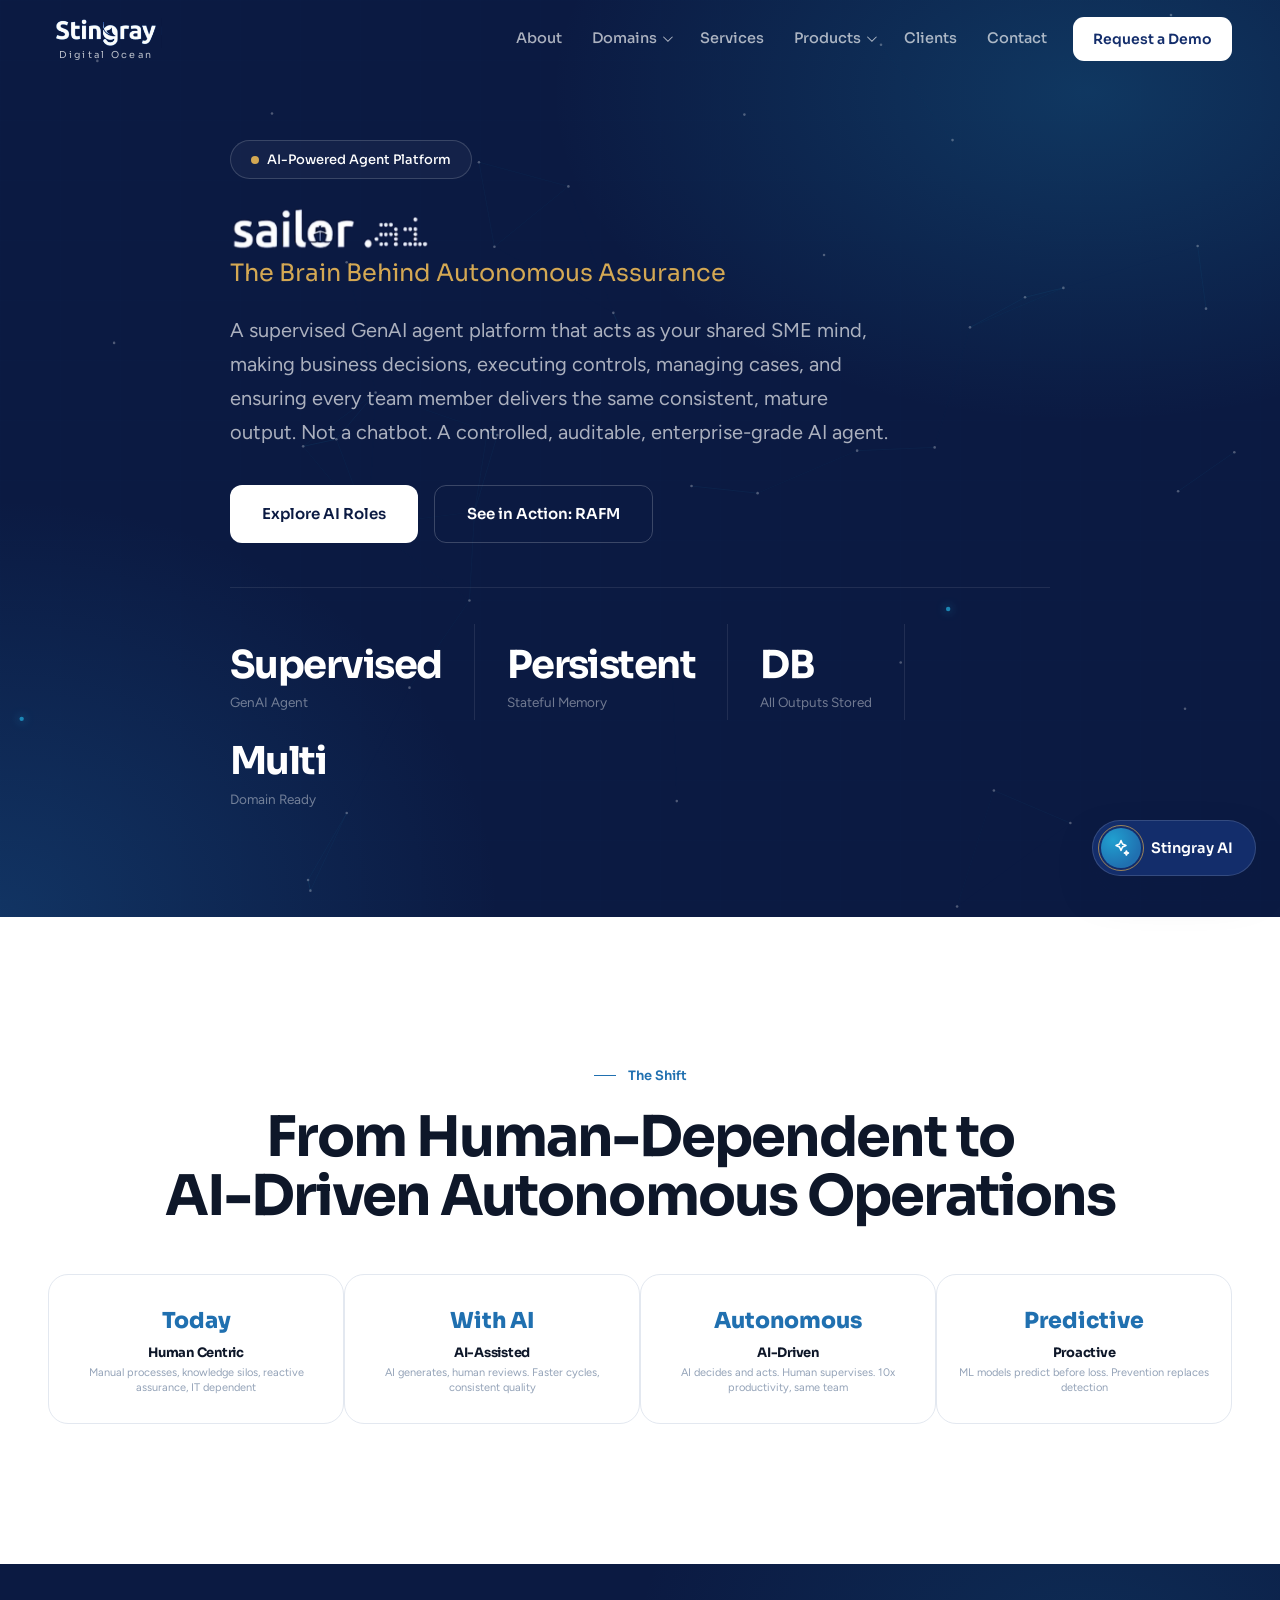
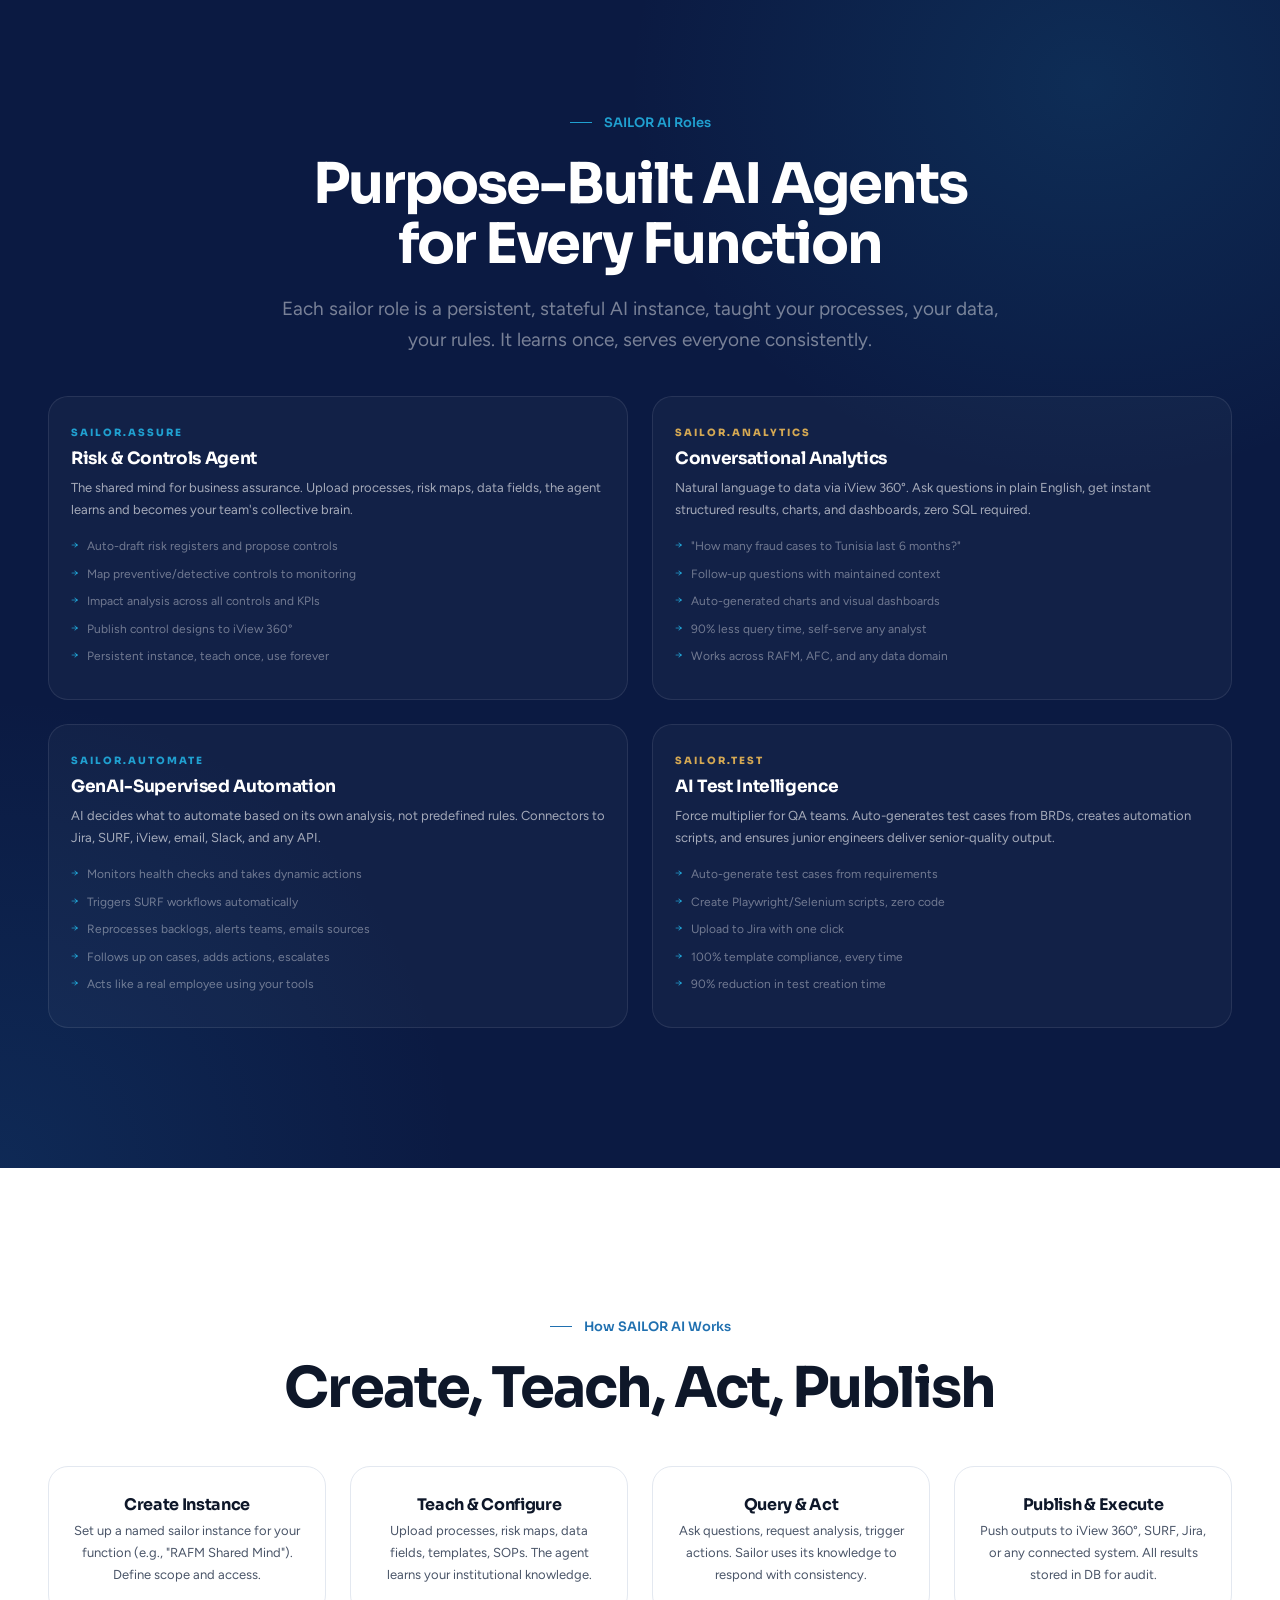
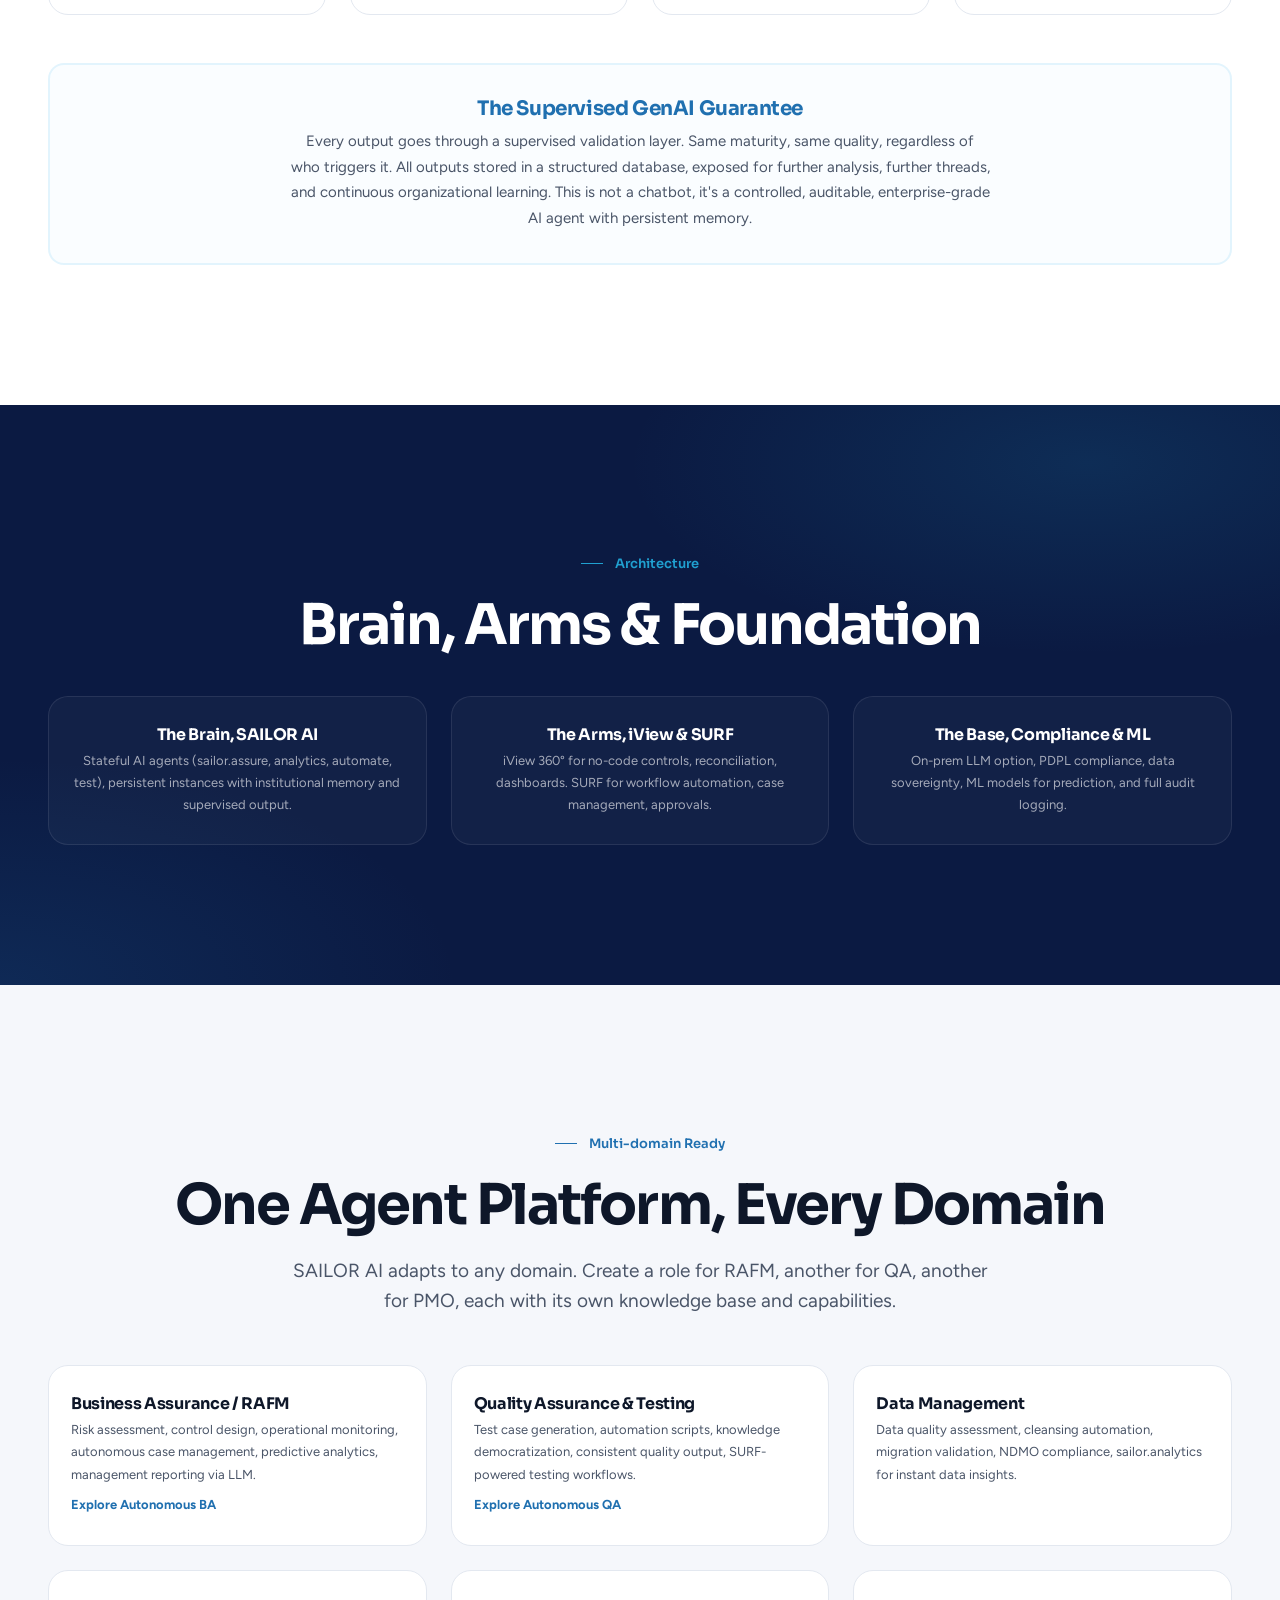
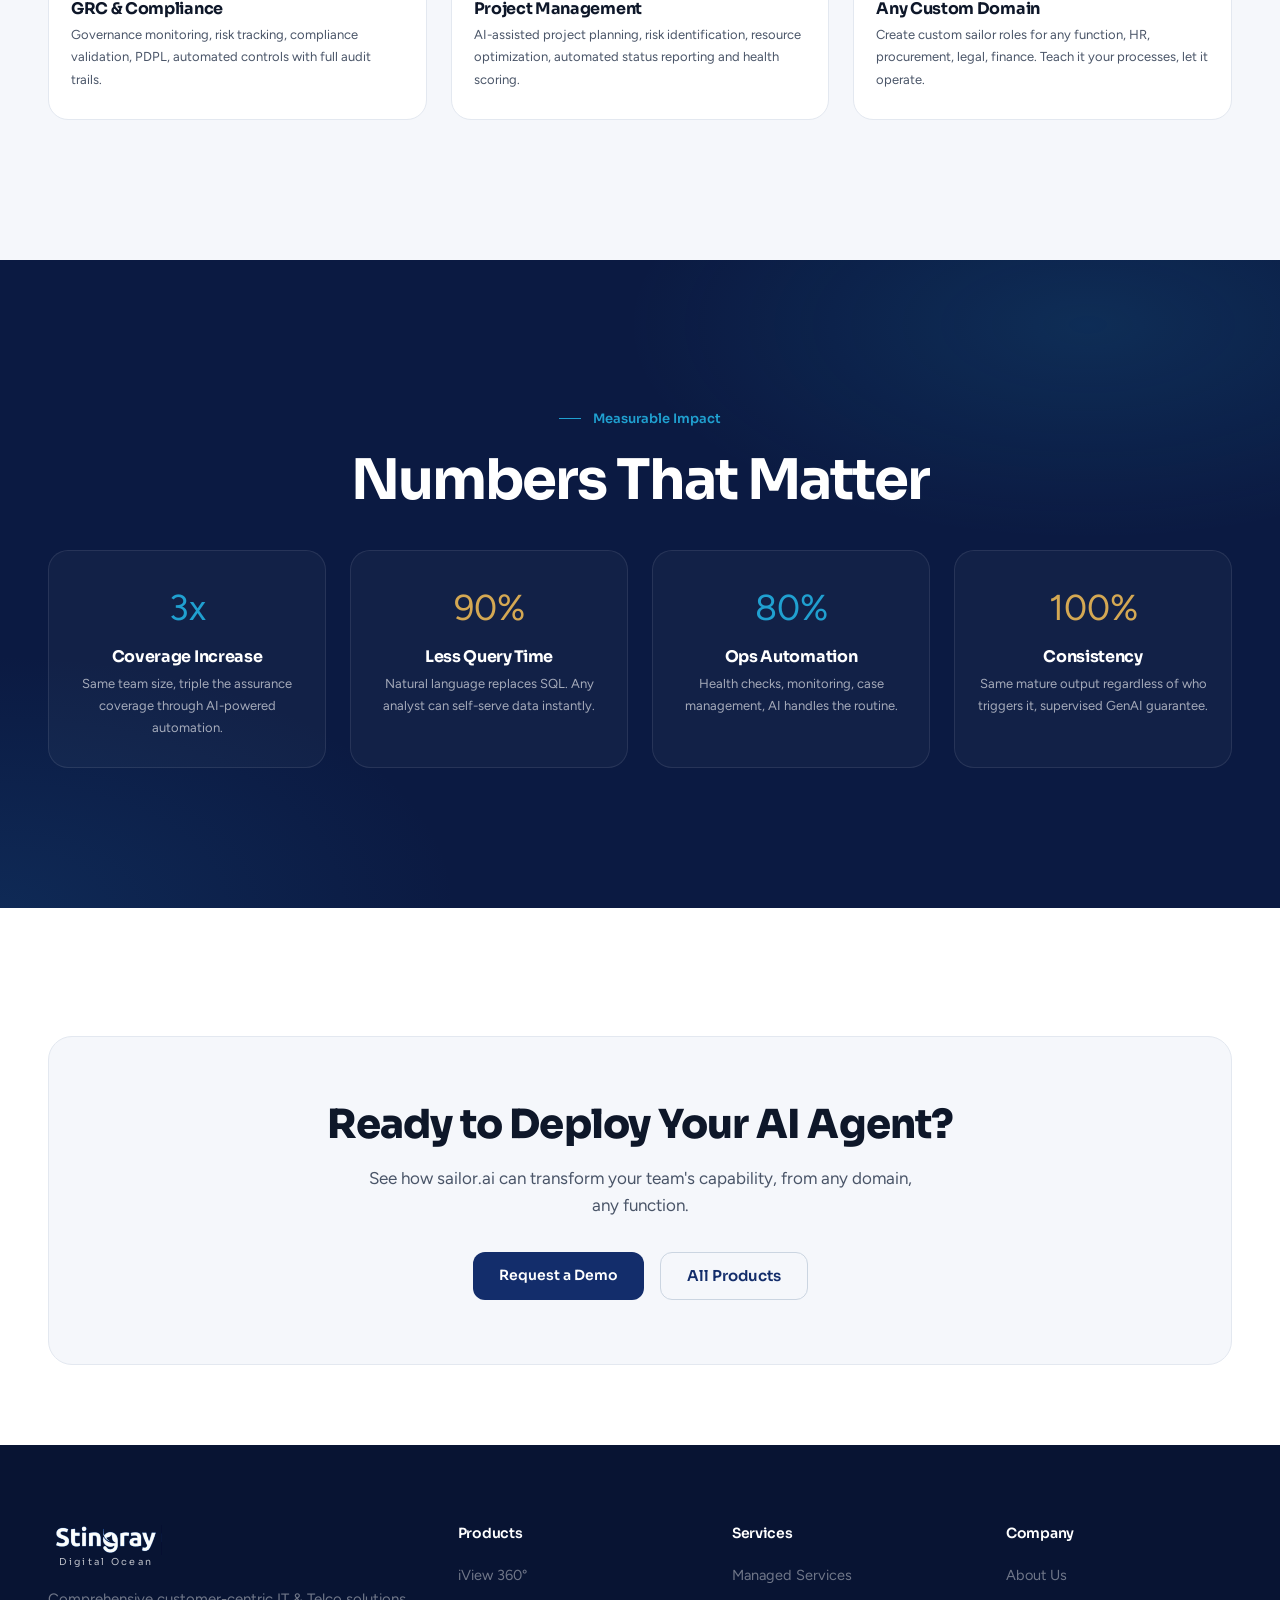
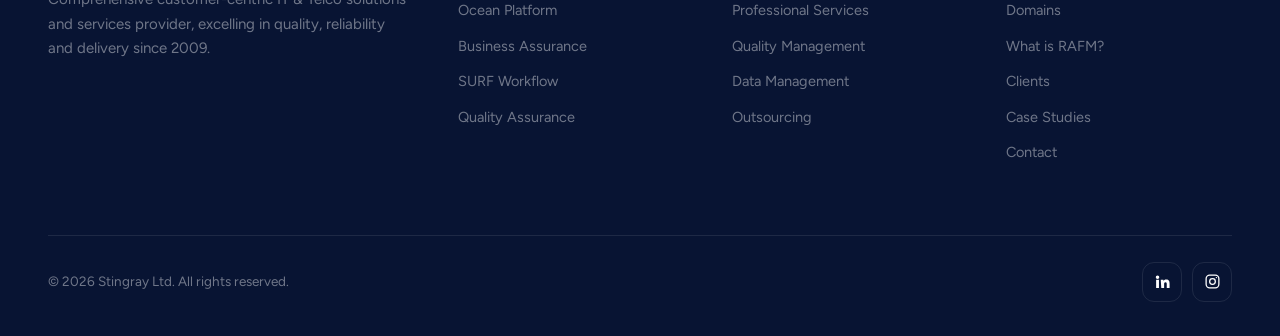
<file: sailor-ai.html>
<!DOCTYPE html>
<html lang="en">
<head>
<meta charset="UTF-8">
<meta name="viewport" content="width=device-width, initial-scale=1.0">
<title>SAILOR AI | Stingray LTD</title>


<style>
:root{--navy:#0B1D42;--navy-mid:#132D6B;--brand-blue:#2070B0;--accent:#1A6B8A;--accent-light:#5BC4F0;--gold:#E8942E;--coral:#E8445A;--teal:#0EA5A5;--green:#00C896;--white:#FFFFFF;--gray-50:#F1F5F9;--gray-100:#E2E8F0;--gray-200:#CBD5E1;--gray-400:#94A3B8;--gray-600:#475569;--text-dark:#0F172A;--text-body:#475569;--font-heading:'Plus Jakarta Sans',sans-serif;--font-body:'DM Sans',sans-serif;--max-w:1280px;--section-pad:100px 0}
*,*::before,*::after{box-sizing:border-box;margin:0;padding:0}html{scroll-behavior:smooth;font-size:16px}body{font-family:var(--font-body);color:var(--text-body);background:var(--white);overflow-x:hidden;-webkit-font-smoothing:antialiased}img{max-width:100%;display:block}a{color:inherit;text-decoration:none}h1,h2,h3,h4,h5,h6{font-family:var(--font-heading);color:var(--text-dark);line-height:1.2}
.container{max-width:var(--max-w);margin:0 auto;padding:0 32px}.sl{font-family:var(--font-heading);font-size:13px;font-weight:700;letter-spacing:3px;text-transform:uppercase;margin-bottom:16px}.st{font-size:clamp(32px,5vw,48px);font-weight:800;line-height:1.15;margin-bottom:20px}.sd{font-size:18px;line-height:1.7;max-width:720px;color:var(--gray-600)}.tc{text-align:center}.ma{margin-left:auto;margin-right:auto}
@keyframes fadeUp{from{opacity:0;transform:translateY(40px)}to{opacity:1;transform:translateY(0)}}@keyframes pulse{0%,100%{opacity:1}50%{opacity:.5}}@keyframes glow{0%,100%{box-shadow:0 0 15px rgba(91,196,240,.1)}50%{box-shadow:0 0 40px rgba(91,196,240,.25)}}
.anim-up{opacity:0;animation:fadeUp .8s ease forwards}.ad1{animation-delay:.1s}.ad2{animation-delay:.2s}.ad3{animation-delay:.3s}.ad4{animation-delay:.4s}
.reveal{opacity:0;transform:translateY(30px);transition:all .7s cubic-bezier(.4,0,.2,1)}.reveal.visible{opacity:1;transform:translateY(0)}
nav{position:fixed;top:0;left:0;right:0;z-index:1000;padding:16px 0;transition:all .35s;background:rgba(11,29,66,.97);backdrop-filter:blur(20px)}nav.scrolled{background:rgba(11,29,66,.97);backdrop-filter:blur(20px);padding:10px 0}nav .container{display:flex;align-items:center;justify-content:space-between}.nav-logo img{height:36px}.nav-links{display:flex;gap:28px;list-style:none;align-items:center}.nav-links a{color:rgba(255,255,255,.75);font-size:14px;font-weight:500;transition:color .3s;font-family:var(--font-heading)}.nav-links a:hover{color:var(--white)}.nav-cta{background:var(--white)!important;color:var(--navy)!important;padding:10px 24px;border-radius:8px;font-weight:700!important}.hamburger{display:none;flex-direction:column;gap:5px;cursor:pointer;background:none;border:none;padding:4px}.hamburger span{width:24px;height:2px;background:var(--white);border-radius:2px}
.dark{background:var(--navy);position:relative;overflow:hidden;padding:var(--section-pad)}.dark::before{content:'';position:absolute;inset:0;background:radial-gradient(ellipse at 30% 20%,rgba(91,196,240,.06) 0%,transparent 50%),radial-gradient(ellipse at 70% 80%,rgba(232,148,46,.04) 0%,transparent 40%);pointer-events:none}.dark .sl{color:var(--accent-light)}.dark .st{color:var(--white)}.dark .sd{color:rgba(255,255,255,.5)}.dark h3,.dark h4{color:var(--white)}.dark p{color:rgba(255,255,255,.5)}
.light{background:var(--white);padding:var(--section-pad)}.light.alt{background:var(--gray-50)}.light .sl{color:var(--accent)}
.btn-w{display:inline-flex;align-items:center;gap:8px;background:var(--white);color:var(--navy);padding:16px 32px;border-radius:12px;font-family:var(--font-heading);font-weight:700;font-size:15px;transition:all .3s;border:none;cursor:pointer}.btn-w:hover{transform:translateY(-2px)}
.btn-o{display:inline-flex;align-items:center;gap:8px;background:transparent;color:var(--white);padding:16px 32px;border-radius:12px;font-family:var(--font-heading);font-weight:600;font-size:15px;border:1px solid rgba(255,255,255,.2);transition:all .3s;cursor:pointer}.btn-o:hover{border-color:rgba(255,255,255,.5)}
.btn-b{display:inline-flex;align-items:center;gap:8px;background:var(--accent-light);color:var(--navy);padding:14px 28px;border-radius:10px;font-family:var(--font-heading);font-weight:700;font-size:14px;transition:all .3s;border:none;cursor:pointer}.btn-b:hover{transform:translateY(-2px)}
#hero{min-height:100vh;display:flex;align-items:center;padding:140px 0 80px;background:linear-gradient(135deg,#070E1A 0%,#0B1D42 30%,#132F55 60%,#1B4270 100%)}.hero-grid-bg{position:absolute;inset:0;background-image:linear-gradient(rgba(91,196,240,.02) 1px,transparent 1px),linear-gradient(90deg,rgba(91,196,240,.02) 1px,transparent 1px);background-size:60px 60px}.hero-content{position:relative;z-index:2;max-width:820px}.hero-badge{display:inline-flex;align-items:center;gap:8px;background:rgba(91,196,240,.06);border:1px solid rgba(91,196,240,.15);border-radius:40px;padding:8px 20px;font-size:13px;font-weight:600;color:var(--accent-light);margin-bottom:28px;font-family:var(--font-heading)}.hero-badge .dot{width:8px;height:8px;border-radius:50%;background:var(--accent-light);animation:pulse 2s infinite}#hero h1{font-size:clamp(38px,5.5vw,60px);font-weight:800;color:var(--white);line-height:1.08;margin-bottom:10px;letter-spacing:-1px}#hero h1 em{font-style:normal;color:var(--accent-light)}.hero-tagline{font-size:clamp(18px,2.5vw,24px);font-weight:300;color:var(--gold);margin-bottom:20px;font-family:var(--font-heading)}#hero .sub{font-size:18px;line-height:1.7;color:rgba(255,255,255,.5);max-width:660px;margin-bottom:36px}.hero-metrics{display:flex;gap:32px;flex-wrap:wrap;margin-top:44px;padding-top:36px;border-top:1px solid rgba(255,255,255,.06)}.hm{text-align:center;min-width:100px}.hm .v{font-size:32px;font-weight:800;color:var(--white);font-family:var(--font-heading);display:block}.hm .l{font-size:12px;color:rgba(255,255,255,.35);margin-top:4px;display:block}.hero-btns{display:flex;gap:16px;flex-wrap:wrap}
.g4{display:grid;grid-template-columns:repeat(4,1fr);gap:24px;margin-top:48px}.g3{display:grid;grid-template-columns:repeat(3,1fr);gap:24px;margin-top:48px}.g2{display:grid;grid-template-columns:repeat(2,1fr);gap:24px;margin-top:48px}
.role-card{background:rgba(255,255,255,.03);border:1px solid rgba(91,196,240,.1);border-radius:16px;padding:28px 22px;transition:all .4s;position:relative;overflow:hidden}.role-card::before{content:'';position:absolute;top:0;left:0;right:0;height:3px;border-radius:16px 16px 0 0;transition:transform .4s;transform:scaleX(0);transform-origin:left}.role-card:hover::before{transform:scaleX(1)}.role-card:hover{background:rgba(91,196,240,.04);transform:translateY(-4px)}.role-card:nth-child(1)::before{background:var(--accent-light)}.role-card:nth-child(2)::before{background:var(--gold)}.role-card:nth-child(3)::before{background:var(--green)}.role-card:nth-child(4)::before{background:var(--coral)}
.role-card .rn{font-size:10px;font-weight:800;letter-spacing:2px;margin-bottom:8px;display:block;font-family:var(--font-heading)}.role-card:nth-child(1) .rn{color:var(--accent-light)}.role-card:nth-child(2) .rn{color:var(--gold)}.role-card:nth-child(3) .rn{color:var(--green)}.role-card:nth-child(4) .rn{color:var(--coral)}
.role-card h4{font-size:17px;font-weight:700;color:var(--white);margin-bottom:8px}.role-card p{font-size:13px;color:rgba(255,255,255,.45);line-height:1.7}.role-card ul{list-style:none;margin-top:12px}.role-card li{font-size:12px;color:rgba(255,255,255,.4);padding:4px 0;padding-left:16px;position:relative}.role-card li::before{content:'→';position:absolute;left:0;color:var(--accent-light);font-size:10px}
.card-l{background:var(--white);border:1px solid var(--gray-100);border-radius:16px;padding:28px 22px;transition:all .3s}.card-l:hover{border-color:var(--accent-light);transform:translateY(-4px);box-shadow:0 8px 30px rgba(91,196,240,.08)}.card-l .ci{font-size:28px;margin-bottom:10px;display:block}.card-l h4{font-size:16px;font-weight:700;margin-bottom:6px}.card-l p{font-size:13px;line-height:1.7;color:var(--gray-600)}
.card-d{background:rgba(255,255,255,.03);border:1px solid rgba(255,255,255,.07);border-radius:16px;padding:28px 22px;transition:all .3s}.card-d:hover{background:rgba(255,255,255,.06);transform:translateY(-4px)}.card-d .ci{font-size:28px;margin-bottom:10px;display:block}.card-d h4{font-size:16px;font-weight:700;color:var(--white);margin-bottom:6px}.card-d p{font-size:13px;color:rgba(255,255,255,.4);line-height:1.7}
.flow-steps{display:grid;grid-template-columns:repeat(4,1fr);gap:0;margin-top:48px}.flow-step{padding:28px 18px;background:var(--gray-50);border:1px solid var(--gray-100);text-align:center;transition:all .3s;position:relative}.flow-step:first-child{border-radius:16px 0 0 16px}.flow-step:last-child{border-radius:0 16px 16px 0}.flow-step:hover{background:var(--white);z-index:1;box-shadow:0 4px 20px rgba(0,0,0,.06)}.flow-step .fs-num{font-size:22px;font-weight:900;color:var(--accent);display:block;margin-bottom:6px;font-family:var(--font-heading)}.flow-step h5{font-size:13px;font-weight:700;margin-bottom:4px}.flow-step p{font-size:11px;color:var(--gray-400);line-height:1.4}
.highlight-box{padding:32px;border-radius:16px;border:2px solid rgba(91,196,240,.15);background:rgba(91,196,240,.03);animation:glow 4s ease infinite;margin-top:48px}
.domain-chips{display:flex;flex-wrap:wrap;gap:12px;justify-content:center;margin-top:40px}.d-chip{padding:10px 20px;border-radius:40px;font-size:13px;font-weight:600;font-family:var(--font-heading);transition:all .3s;cursor:default}.d-chip.active{background:rgba(91,196,240,.08);border:1px solid rgba(91,196,240,.2);color:var(--accent-light)}.d-chip.soon{background:rgba(255,255,255,.03);border:1px solid rgba(255,255,255,.08);color:rgba(255,255,255,.35)}
.cta-box{background:var(--gray-50);border-radius:24px;padding:64px 48px;border:1px solid var(--gray-100);text-align:center;margin-top:48px}.cta-box h2{font-size:clamp(28px,4vw,40px);font-weight:800;margin-bottom:16px}.cta-box p{font-size:17px;color:var(--gray-600);margin-bottom:32px;max-width:560px;margin-left:auto;margin-right:auto}.cta-btns{display:flex;gap:16px;justify-content:center;flex-wrap:wrap}
footer{background:var(--navy);padding:48px 0 24px;color:rgba(255,255,255,.5)}.footer-inner{display:flex;justify-content:space-between;align-items:center;flex-wrap:wrap;gap:16px}.footer-logo img{height:28px}.footer-links{display:flex;gap:24px}.footer-links a{font-size:13px;color:rgba(255,255,255,.5);transition:color .3s;font-family:var(--font-heading)}.footer-links a:hover{color:var(--white)}.footer-copy{font-size:12px;color:rgba(255,255,255,.25);margin-top:24px;text-align:center;padding-top:24px;border-top:1px solid rgba(255,255,255,.05)}
@media(max-width:1024px){.g4,.flow-steps{grid-template-columns:repeat(2,1fr)}.flow-step{border-radius:10px!important}}
@media(max-width:768px){.nav-links{display:none}.hamburger{display:flex}nav.mobile-open .nav-links{display:flex;flex-direction:column;position:absolute;top:100%;left:0;right:0;background:rgba(11,29,66,.98);padding:24px 32px;gap:16px}.hero-metrics{flex-direction:column;gap:20px}.g4,.g3,.g2,.flow-steps{grid-template-columns:1fr}:root{--section-pad:64px 0}.footer-inner{flex-direction:column;text-align:center}}
</style>
<link rel="preconnect" href="https://fonts.googleapis.com"><link rel="preconnect" href="https://fonts.gstatic.com" crossorigin>
<link href="https://fonts.googleapis.com/css2?family=Sora:wght@300;400;500;600;700;800&family=Figtree:wght@400;500;600&display=swap" rel="stylesheet">
<link rel="stylesheet" href="stingray-v2.css">
<link rel="icon" href="favicon.ico" sizes="any">
<link rel="icon" type="image/png" sizes="32x32" href="favicon-32.png">
<link rel="apple-touch-icon" href="apple-touch-icon.png">
<meta name="theme-color" content="#0b1a42">
</head>
<body>
<div id="sr-pg"></div>
<header class="sr-nav" id="sr-nav"><div class="sr-w">
<a href="index.html" class="sr-logo lg-lock" aria-label="Stingray Digital Ocean home"><img src="[data-uri]" alt="Stingray"><span class="lg-sub">Digital Ocean</span></a>
<ul class="sr-links">
<li><a href="index.html#about">About</a></li>
<li class="sr-dd"><a href="index.html#domains">Domains <i class="sr-car"></i></a><div class="sr-mn"><a href="index.html#domains">All Domains</a><hr><a href="rafm.html">What is RAFM?</a><a href="autonomous-ba.html">Business Assurance</a><a href="autonomous-qa.html">Quality Assurance</a></div></li>
<li><a href="index.html#services">Services</a></li>
<li class="sr-dd"><a href="index.html#products">Products <i class="sr-car"></i></a><div class="sr-mn"><a href="index.html#products">All Products</a><hr><a href="iview360.html">iView 360°</a><a href="ocean.html">Ocean Platform</a><a href="sailor-ai.html" class="on">SAILOR AI</a><a href="surf.html">SURF Workflow</a><hr><a href="octopus.html">Octopus</a><a href="tasky.html">Tasky</a><a href="tactics.html">Tactics</a><a href="tracx.html">TraCx</a></div></li>
<li><a href="index.html#clients">Clients</a></li>
<li><a href="index.html#contact">Contact</a></li>
<li><a href="index.html#demo" class="sr-cta">Request a Demo</a></li>
</ul>
<button class="sr-burg" id="sr-burg" aria-label="Menu"><span></span><span></span><span></span></button>
</div></header>
<nav id="nav" hidden><div class="hamburger"></div><ul class="nav-links"></ul></nav>

<section id="hero">
<div class="hero-grid-bg"></div>
<div class="container" style="position:relative;z-index:2"><div class="hero-content">
<div class="hero-badge anim-up"><span class="dot"></span> AI-Powered Agent Platform</div>
<div class="anim-up" style="margin-bottom:20px">
<img src="[data-uri]" style="width: 200px;">

<p class="hero-tagline anim-up ad2">The Brain Behind Autonomous Assurance</p>
<p class="sub anim-up ad3">A supervised GenAI agent platform that acts as your shared SME mind, making business decisions, executing controls, managing cases, and ensuring every team member delivers the same consistent, mature output. Not a chatbot. A controlled, auditable, enterprise-grade AI agent.</p>
<div class="hero-btns anim-up ad3"><a href="#roles" class="btn-w">Explore AI Roles</a><a href="autonomous-ba.html" class="btn-o">See in Action: RAFM</a></div>
<div class="hero-metrics anim-up ad4">
<div class="hm"><span class="v">Supervised</span><span class="l">GenAI Agent</span></div>
<div class="hm"><span class="v">Persistent</span><span class="l">Stateful Memory</span></div>
<div class="hm"><span class="v">DB</span><span class="l">All Outputs Stored</span></div>
<div class="hm"><span class="v">Multi</span><span class="l">Domain Ready</span></div>
</div>
</div></div>
</section>

<!-- THE SHIFT -->
<section class="light">
<div class="container">
<div class="tc reveal"><div class="sl">The Shift</div><h2 class="st">From Human-Dependent to<br>AI-Driven Autonomous Operations</h2></div>
<div class="flow-steps reveal">
<div class="flow-step"><span class="fs-num">Today</span><h5>Human Centric</h5><p>Manual processes, knowledge silos, reactive assurance, IT dependent</p></div>
<div class="flow-step"><span class="fs-num">With AI</span><h5>AI-Assisted</h5><p>AI generates, human reviews. Faster cycles, consistent quality</p></div>
<div class="flow-step"><span class="fs-num">Autonomous</span><h5>AI-Driven</h5><p>AI decides and acts. Human supervises. 10x productivity, same team</p></div>
<div class="flow-step"><span class="fs-num">Predictive</span><h5>Proactive</h5><p>ML models predict before loss. Prevention replaces detection</p></div>
</div>
</div>
</section>

<!-- SAILOR ROLES -->
<section id="roles" class="dark">
<div class="container" style="position:relative;z-index:2">
<div class="tc reveal"><div class="sl">SAILOR AI Roles</div><h2 class="st">Purpose-Built AI Agents<br>for Every Function</h2><p class="sd ma" style="color:rgba(255,255,255,.45)">Each sailor role is a persistent, stateful AI instance, taught your processes, your data, your rules. It learns once, serves everyone consistently.</p></div>
<div class="g2" style="margin-top:40px">

<div class="role-card reveal"><span class="rn">SAILOR.ASSURE</span><h4>Risk & Controls Agent</h4><p>The shared mind for business assurance. Upload processes, risk maps, data fields, the agent learns and becomes your team's collective brain.</p><ul><li>Auto-draft risk registers and propose controls</li><li>Map preventive/detective controls to monitoring</li><li>Impact analysis across all controls and KPIs</li><li>Publish control designs to iView 360°</li><li>Persistent instance, teach once, use forever</li></ul></div>

<div class="role-card reveal"><span class="rn">SAILOR.ANALYTICS</span><h4>Conversational Analytics</h4><p>Natural language to data via iView 360°. Ask questions in plain English, get instant structured results, charts, and dashboards, zero SQL required.</p><ul><li>"How many fraud cases to Tunisia last 6 months?"</li><li>Follow-up questions with maintained context</li><li>Auto-generated charts and visual dashboards</li><li>90% less query time, self-serve any analyst</li><li>Works across RAFM, AFC, and any data domain</li></ul></div>

<div class="role-card reveal"><span class="rn">SAILOR.AUTOMATE</span><h4>GenAI-Supervised Automation</h4><p>AI decides what to automate based on its own analysis, not predefined rules. Connectors to Jira, SURF, iView, email, Slack, and any API.</p><ul><li>Monitors health checks and takes dynamic actions</li><li>Triggers SURF workflows automatically</li><li>Reprocesses backlogs, alerts teams, emails sources</li><li>Follows up on cases, adds actions, escalates</li><li>Acts like a real employee using your tools</li></ul></div>

<div class="role-card reveal"><span class="rn">SAILOR.TEST</span><h4>AI Test Intelligence</h4><p>Force multiplier for QA teams. Auto-generates test cases from BRDs, creates automation scripts, and ensures junior engineers deliver senior-quality output.</p><ul><li>Auto-generate test cases from requirements</li><li>Create Playwright/Selenium scripts, zero code</li><li>Upload to Jira with one click</li><li>100% template compliance, every time</li><li>90% reduction in test creation time</li></ul></div>

</div>
</div>
</section>

<!-- HOW IT WORKS -->
<section id="how" class="light">
<div class="container">
<div class="tc reveal"><div class="sl">How SAILOR AI Works</div><h2 class="st">Create, Teach, Act, Publish</h2></div>
<div class="g4">
<div class="card-l reveal tc"><h4>Create Instance</h4><p>Set up a named sailor instance for your function (e.g., "RAFM Shared Mind"). Define scope and access.</p></div>
<div class="card-l reveal tc"><h4>Teach & Configure</h4><p>Upload processes, risk maps, data fields, templates, SOPs. The agent learns your institutional knowledge.</p></div>
<div class="card-l reveal tc"><h4>Query & Act</h4><p>Ask questions, request analysis, trigger actions. Sailor uses its knowledge to respond with consistency.</p></div>
<div class="card-l reveal tc"><h4>Publish & Execute</h4><p>Push outputs to iView 360°, SURF, Jira, or any connected system. All results stored in DB for audit.</p></div>
</div>
<div class="highlight-box reveal tc">
<h4 style="color:var(--accent);font-size:20px;margin-bottom:8px">The Supervised GenAI Guarantee</h4>
<p style="color:var(--gray-600);font-size:15px;line-height:1.7;max-width:700px;margin:0 auto">Every output goes through a supervised validation layer. Same maturity, same quality, regardless of who triggers it. All outputs stored in a structured database, exposed for further analysis, further threads, and continuous organizational learning. This is not a chatbot, it's a controlled, auditable, enterprise-grade AI agent with persistent memory.</p>
</div>
</div>
</section>

<!-- ARCHITECTURE -->
<section class="dark">
<div class="container" style="position:relative;z-index:2">
<div class="tc reveal"><div class="sl">Architecture</div><h2 class="st">Brain, Arms & Foundation</h2></div>
<div class="g3" style="margin-top:40px">
<div class="card-d reveal tc"><h4>The Brain, SAILOR AI</h4><p>Stateful AI agents (sailor.assure, analytics, automate, test), persistent instances with institutional memory and supervised output.</p></div>
<div class="card-d reveal tc"><h4>The Arms, iView & SURF</h4><p>iView 360° for no-code controls, reconciliation, dashboards. SURF for workflow automation, case management, approvals.</p></div>
<div class="card-d reveal tc"><h4>The Base, Compliance & ML</h4><p>On-prem LLM option, PDPL compliance, data sovereignty, ML models for prediction, and full audit logging.</p></div>
</div>
</div>
</section>

<!-- DOMAIN APPLICABILITY -->
<section id="domains" class="light alt">
<div class="container">
<div class="tc reveal"><div class="sl">Multi-domain Ready</div><h2 class="st">One Agent Platform, Every Domain</h2><p class="sd ma">SAILOR AI adapts to any domain. Create a role for RAFM, another for QA, another for PMO, each with its own knowledge base and capabilities.</p></div>
<div class="g3">
<div class="card-l reveal"><h4>Business Assurance / RAFM</h4><p>Risk assessment, control design, operational monitoring, autonomous case management, predictive analytics, management reporting via LLM.</p><a href="autonomous-ba.html" style="color:var(--accent);font-size:13px;font-weight:700;margin-top:8px;display:inline-block">Explore Autonomous BA</a></div>
<div class="card-l reveal"><h4>Quality Assurance & Testing</h4><p>Test case generation, automation scripts, knowledge democratization, consistent quality output, SURF-powered testing workflows.</p><a href="autonomous-qa.html" style="color:var(--accent);font-size:13px;font-weight:700;margin-top:8px;display:inline-block">Explore Autonomous QA</a></div>
<div class="card-l reveal"><h4>Data Management</h4><p>Data quality assessment, cleansing automation, migration validation, NDMO compliance, sailor.analytics for instant data insights.</p></div>
<div class="card-l reveal"><h4>GRC & Compliance</h4><p>Governance monitoring, risk tracking, compliance validation, PDPL, automated controls with full audit trails.</p></div>
<div class="card-l reveal"><h4>Project Management</h4><p>AI-assisted project planning, risk identification, resource optimization, automated status reporting and health scoring.</p></div>
<div class="card-l reveal"><h4>Any Custom Domain</h4><p>Create custom sailor roles for any function, HR, procurement, legal, finance. Teach it your processes, let it operate.</p></div>
</div>
</div>
</section>

<!-- IMPACT -->
<section class="dark">
<div class="container" style="position:relative;z-index:2">
<div class="tc reveal"><div class="sl">Measurable Impact</div><h2 class="st">Numbers That Matter</h2></div>
<div class="g4" style="margin-top:40px">
<div class="card-d reveal tc"><span class="ci" style="font-size:36px;color:var(--accent-light)">3x</span><h4>Coverage Increase</h4><p>Same team size, triple the assurance coverage through AI-powered automation.</p></div>
<div class="card-d reveal tc"><span class="ci" style="font-size:36px;color:var(--gold)">90%</span><h4>Less Query Time</h4><p>Natural language replaces SQL. Any analyst can self-serve data instantly.</p></div>
<div class="card-d reveal tc"><span class="ci" style="font-size:36px;color:var(--green)">80%</span><h4>Ops Automation</h4><p>Health checks, monitoring, case management, AI handles the routine.</p></div>
<div class="card-d reveal tc"><span class="ci" style="font-size:36px;color:var(--coral)">100%</span><h4>Consistency</h4><p>Same mature output regardless of who triggers it, supervised GenAI guarantee.</p></div>
</div>
</div>
</section>

<!-- CTA -->
<section id="cta" class="light" style="padding:80px 0">
<div class="container">
<div id="cta" class="cta-box reveal">

<h2>Ready to Deploy Your AI Agent?</h2>
<p>See how sailor.ai can transform your team's capability, from any domain, any function.</p>
<div class="cta-btns">

<a href="index.html#demo" class="btn-b">Request a Demo</a>

<a href="index.html#products" class="btn-o" style="color:var(--navy);border-color:var(--gray-200)">All Products</a>
</div>
</div>
</div>
</section>

<footer class="sr-foot"><div class="sr-w">
<div class="sr-fg">
<div><span class="lg-lock"><img src="[data-uri]" alt="Stingray" style="margin-bottom:0"><span class="lg-sub">Digital Ocean</span></span><p>Comprehensive customer-centric IT &amp; Telco solutions and services provider, excelling in quality, reliability and delivery since 2009.</p></div>
<div><h4>Products</h4><a href="iview360.html">iView 360°</a><a href="ocean.html">Ocean Platform</a><a href="autonomous-ba.html">Business Assurance</a><a href="surf.html">SURF Workflow</a><a href="autonomous-qa.html">Quality Assurance</a></div>
<div><h4>Services</h4><a href="index.html#services">Managed Services</a><a href="index.html#services">Professional Services</a><a href="index.html#services">Quality Management</a><a href="index.html#services">Data Management</a><a href="index.html#services">Outsourcing</a></div>
<div><h4>Company</h4><a href="index.html#about">About Us</a><a href="index.html#domains">Domains</a><a href="rafm.html">What is RAFM?</a><a href="index.html#clients">Clients</a><a href="index.html#case-studies">Case Studies</a><a href="index.html#contact">Contact</a></div>
</div>
<div class="sr-fb"><p>© 2026 Stingray Ltd. All rights reserved.</p><div class="sr-soc"><a href="http://uk.linkedin.com/company/stingray-ltd" target="_blank" rel="noopener" aria-label="LinkedIn"><svg viewBox="0 0 24 24" fill="currentColor" aria-hidden="true"><path d="M4.98 3.5a2.5 2.5 0 1 1 0 5 2.5 2.5 0 0 1 0-5zM3 9.5h4V21H3zM9.5 9.5h3.8v1.6h.1c.5-1 1.8-2 3.8-2 4 0 4.8 2.6 4.8 6V21h-4v-5.2c0-1.2 0-2.8-1.7-2.8s-2 1.3-2 2.7V21h-4z"/></svg></a><a href="https://www.instagram.com/stingrayltd/" target="_blank" rel="noopener" aria-label="Instagram"><svg viewBox="0 0 24 24" fill="none" stroke="currentColor" stroke-width="1.8" aria-hidden="true"><rect x="3" y="3" width="18" height="18" rx="5"/><circle cx="12" cy="12" r="4"/><circle cx="17.5" cy="6.5" r="1" fill="currentColor" stroke="none"/></svg></a></div></div>
</div></footer>
<script>
const nav=document.getElementById('nav');window.addEventListener('scroll',()=>{nav.classList.toggle('scrolled',window.scrollY>50)});
document.querySelectorAll('a[href^="#"]').forEach(a=>{a.addEventListener('click',e=>{e.preventDefault();const t=document.querySelector(a.getAttribute('href'));if(t){t.scrollIntoView({behavior:'smooth',block:'start'});nav.classList.remove('mobile-open')}})});
const observer=new IntersectionObserver(entries=>{entries.forEach(e=>{if(e.isIntersecting)e.target.classList.add("visible")})},{threshold:.1,rootMargin:"0px 0px -50px 0px"});
document.querySelectorAll(".reveal").forEach(el=>observer.observe(el));
</script>
<script src="stingray-v2.js" defer></script>
<script src="stingray-assistant.js" defer></script>
</body>
</html>
</file>
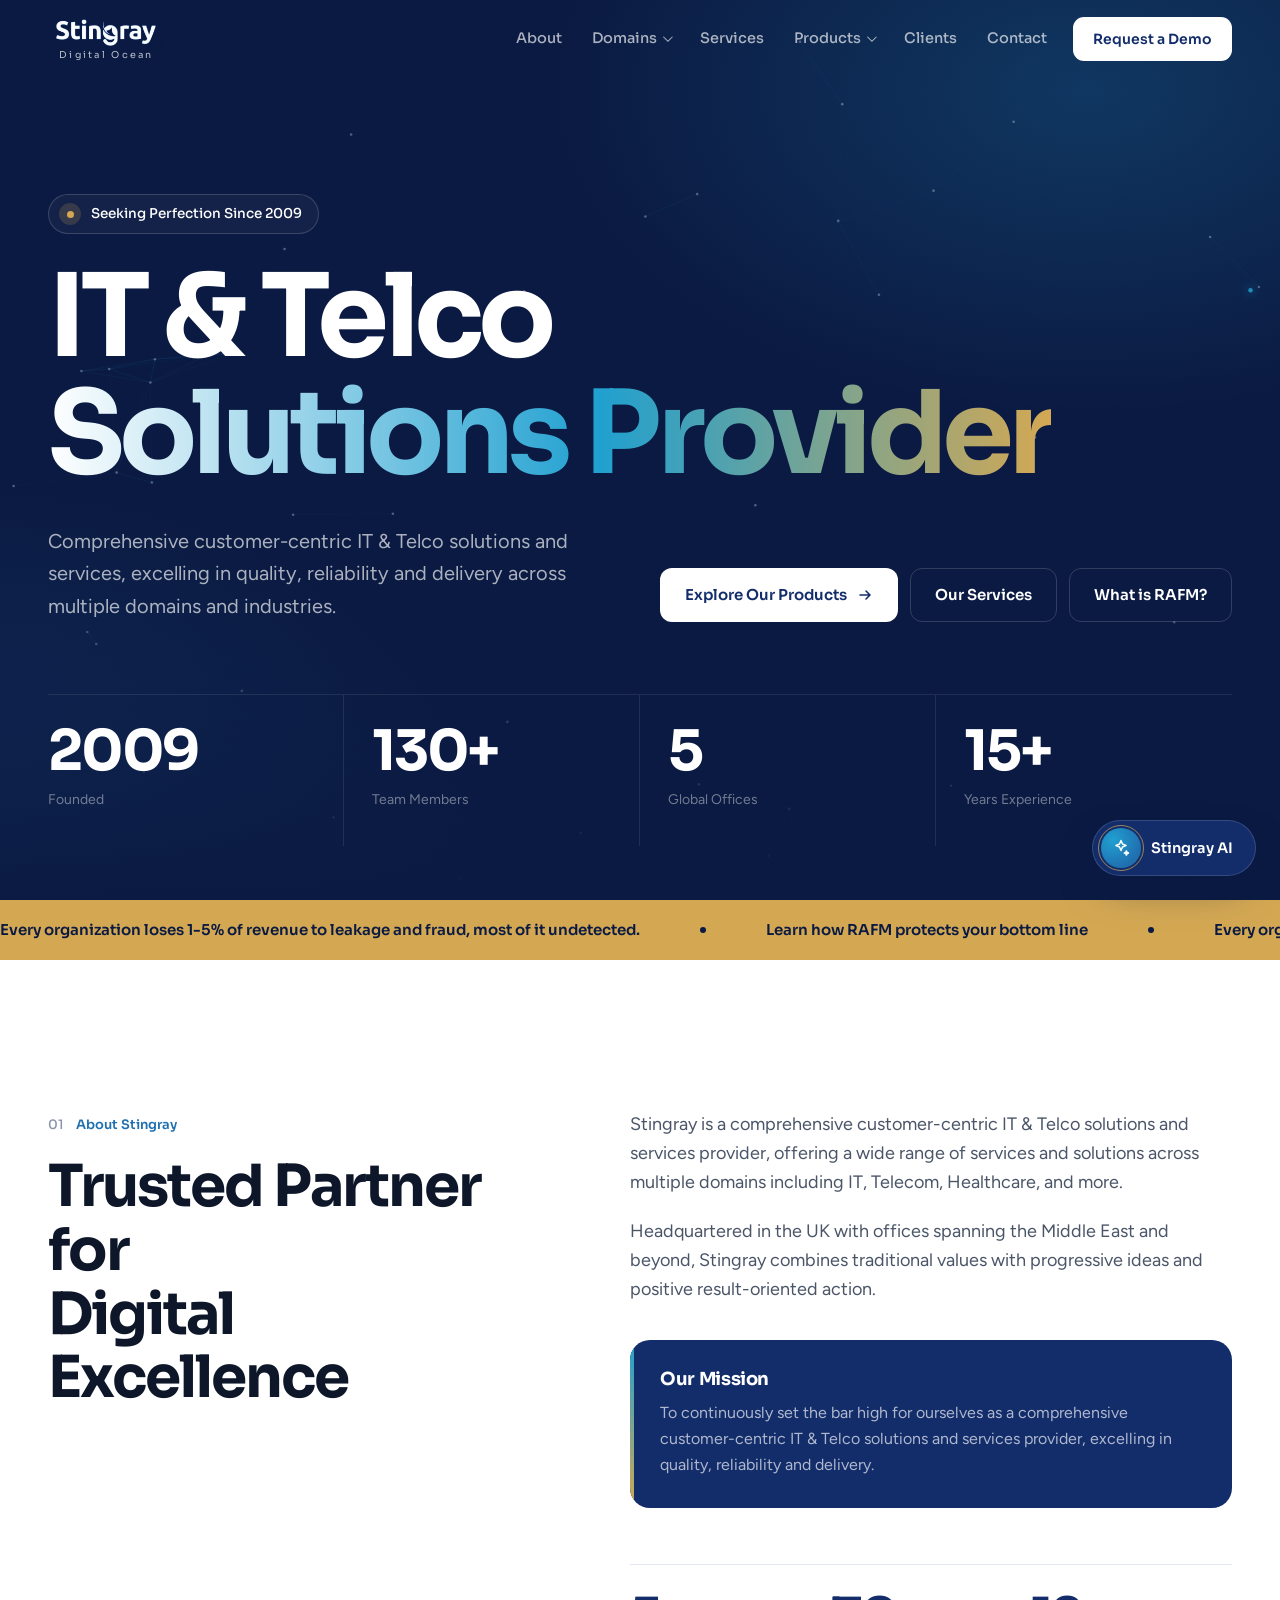
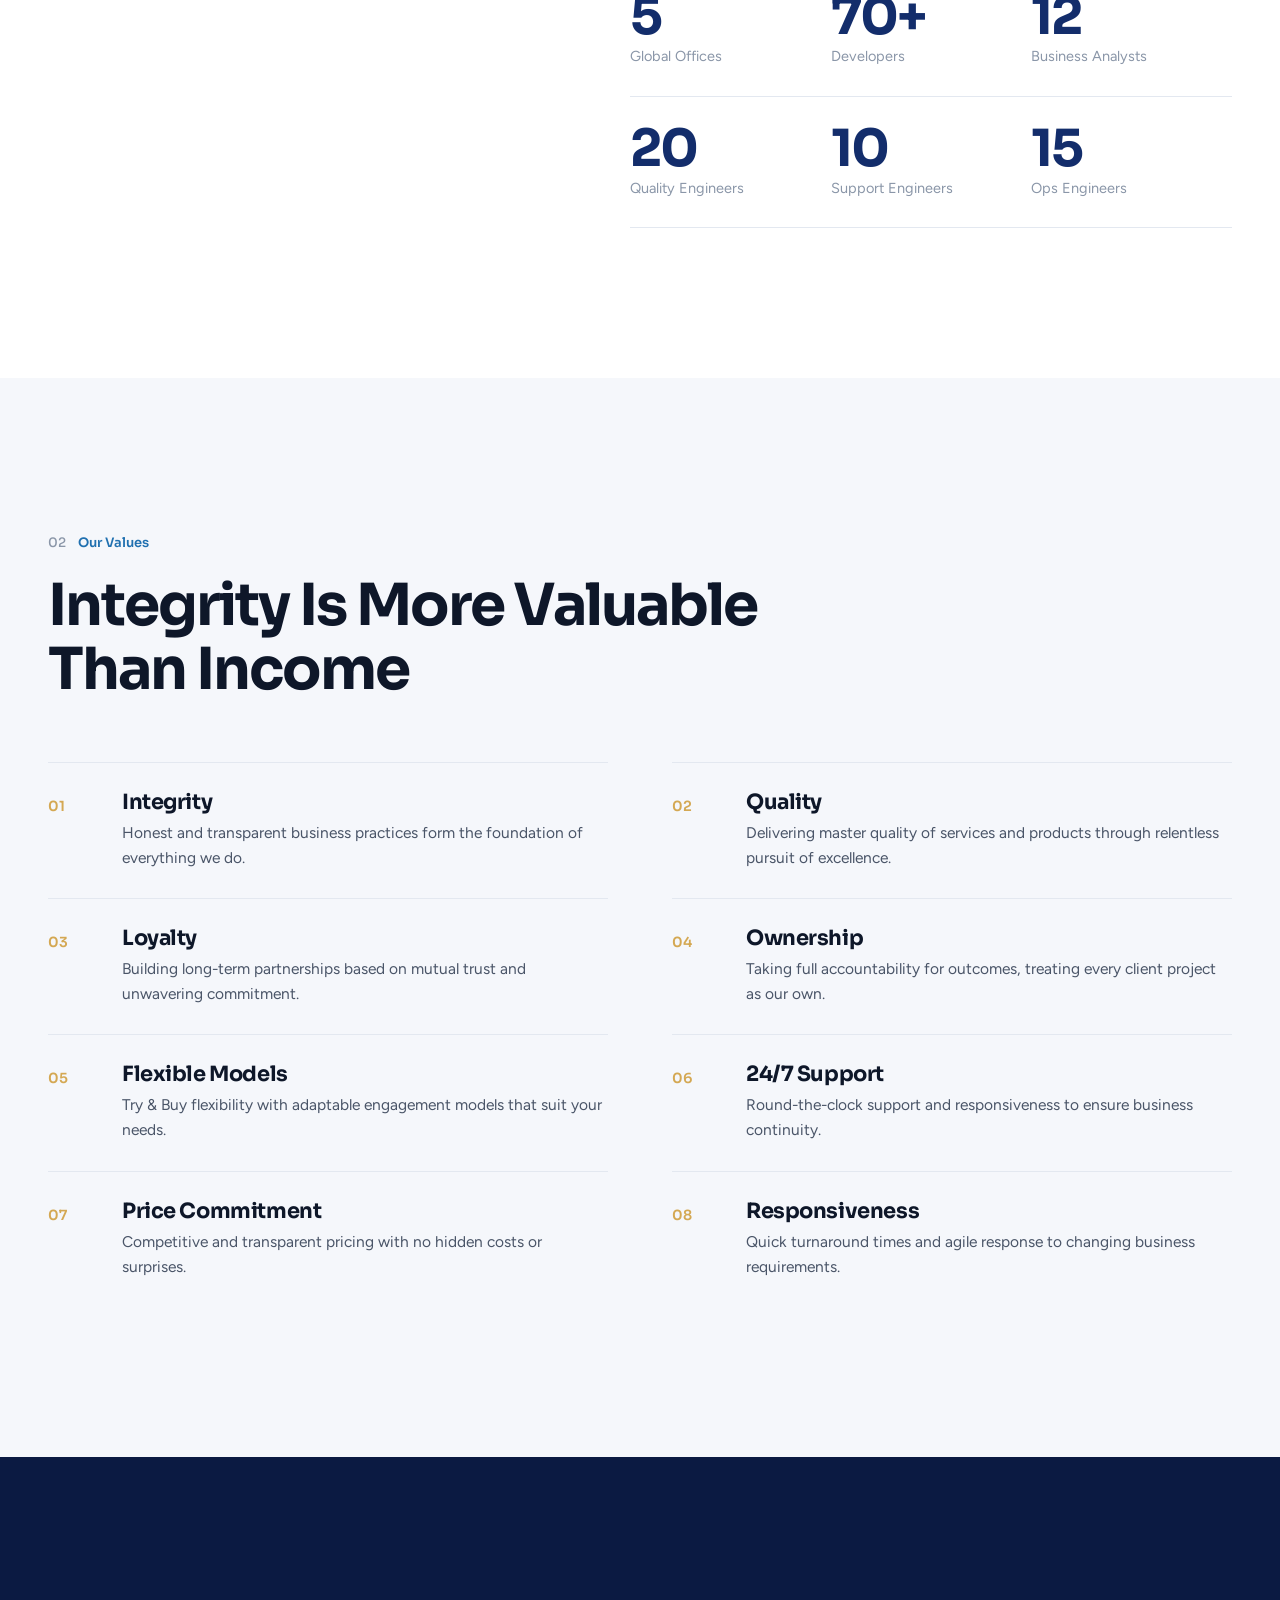
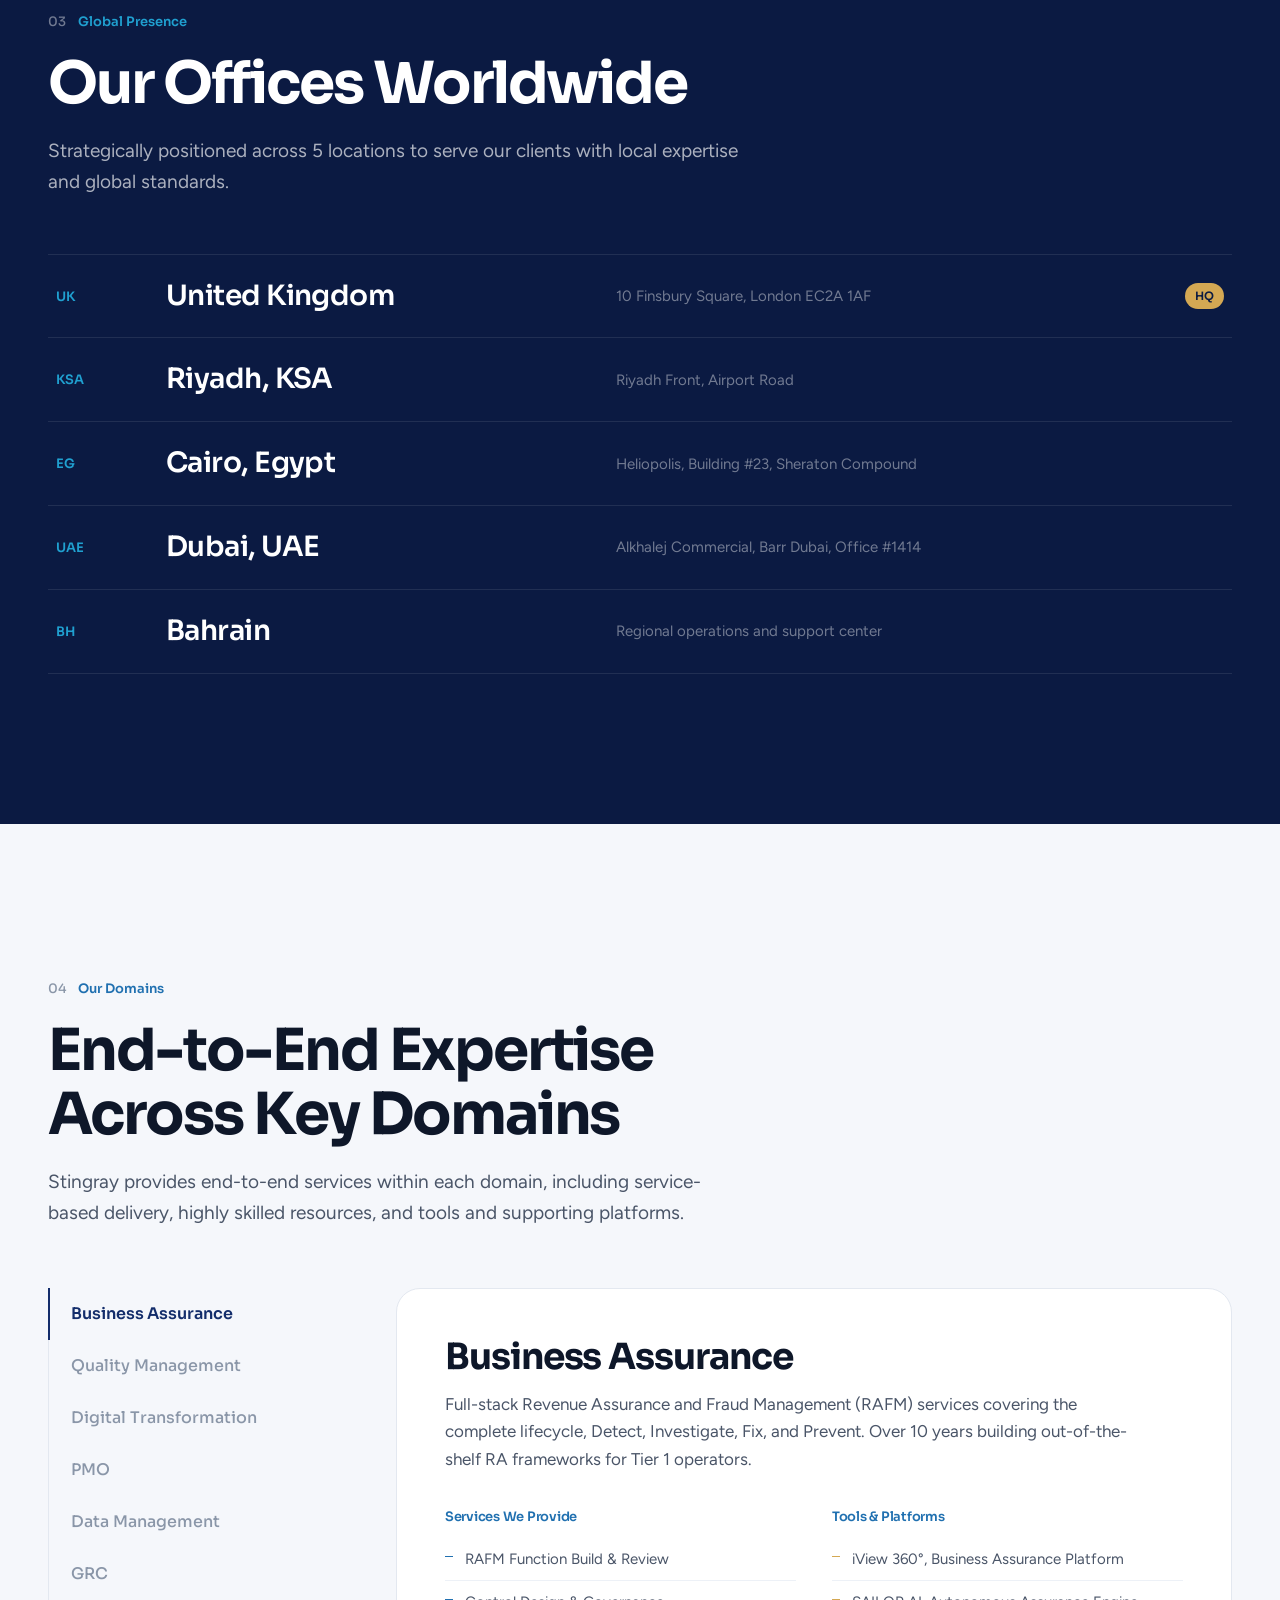
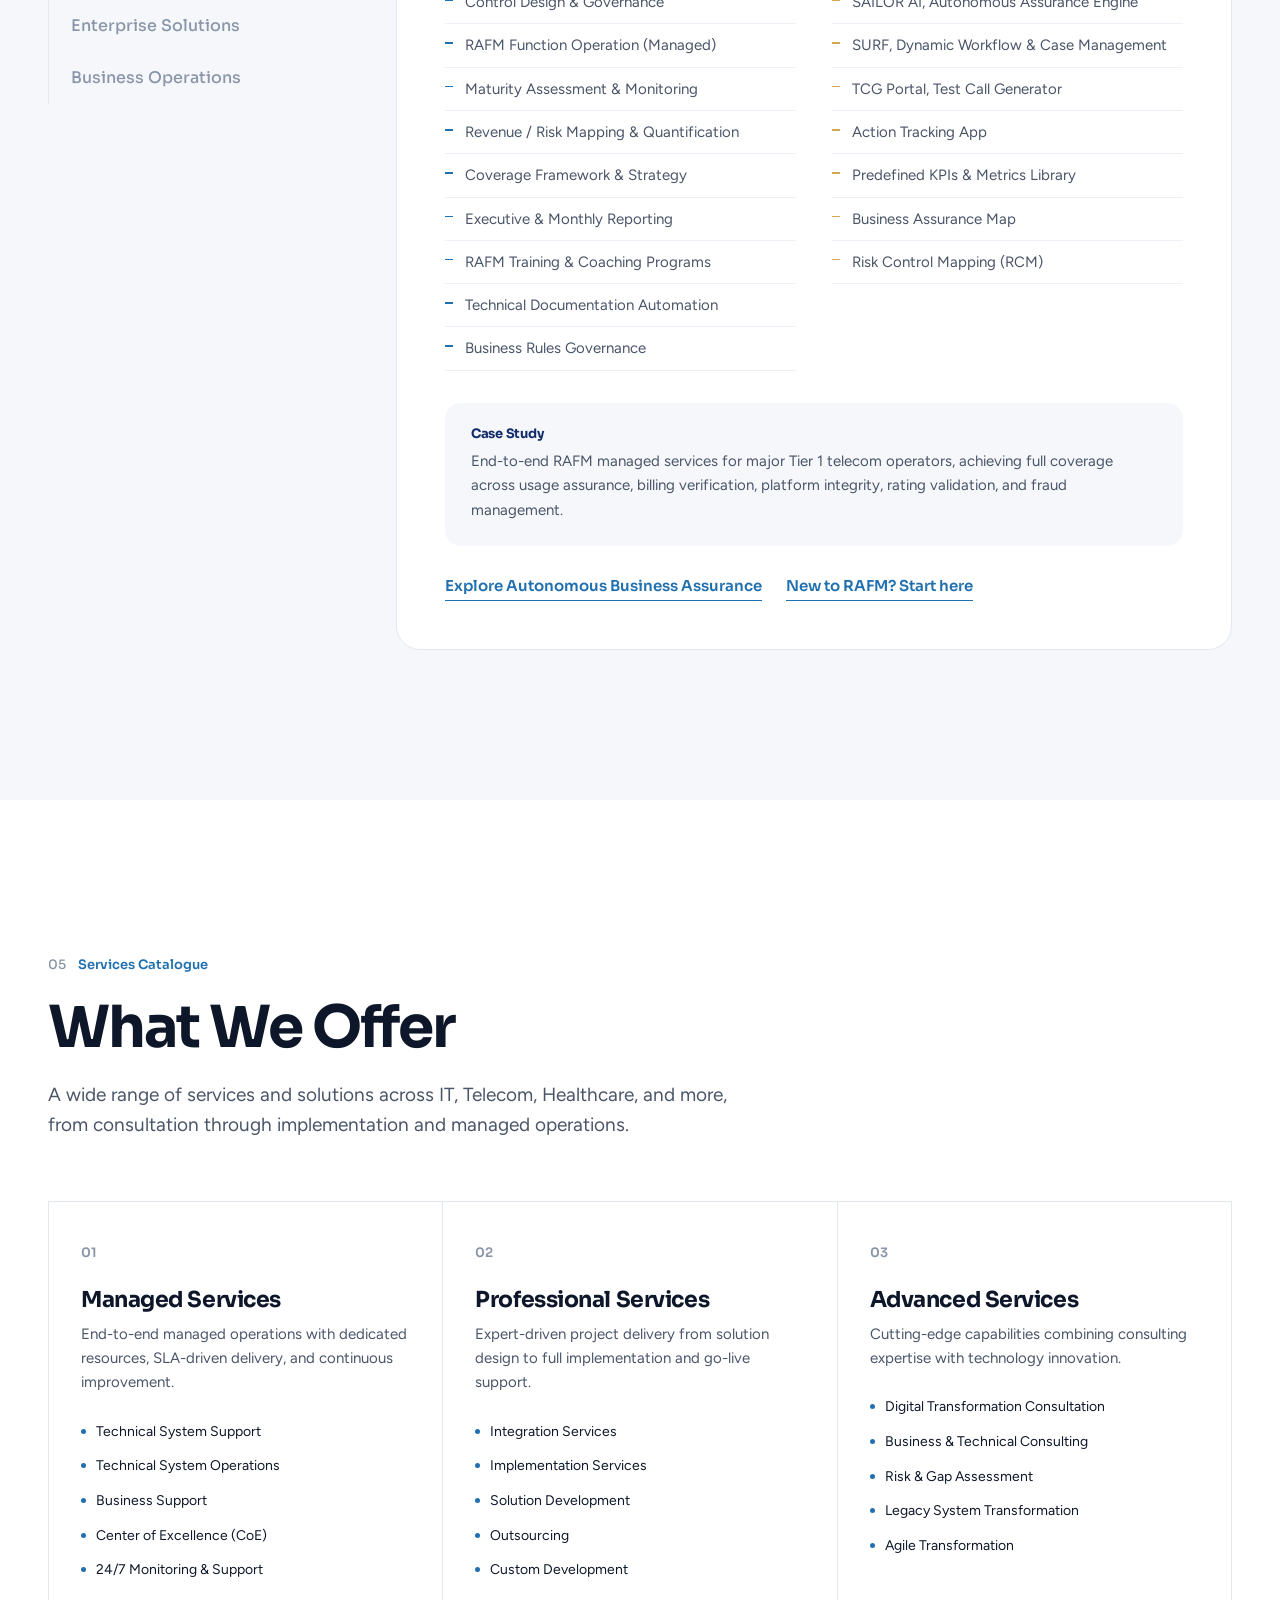
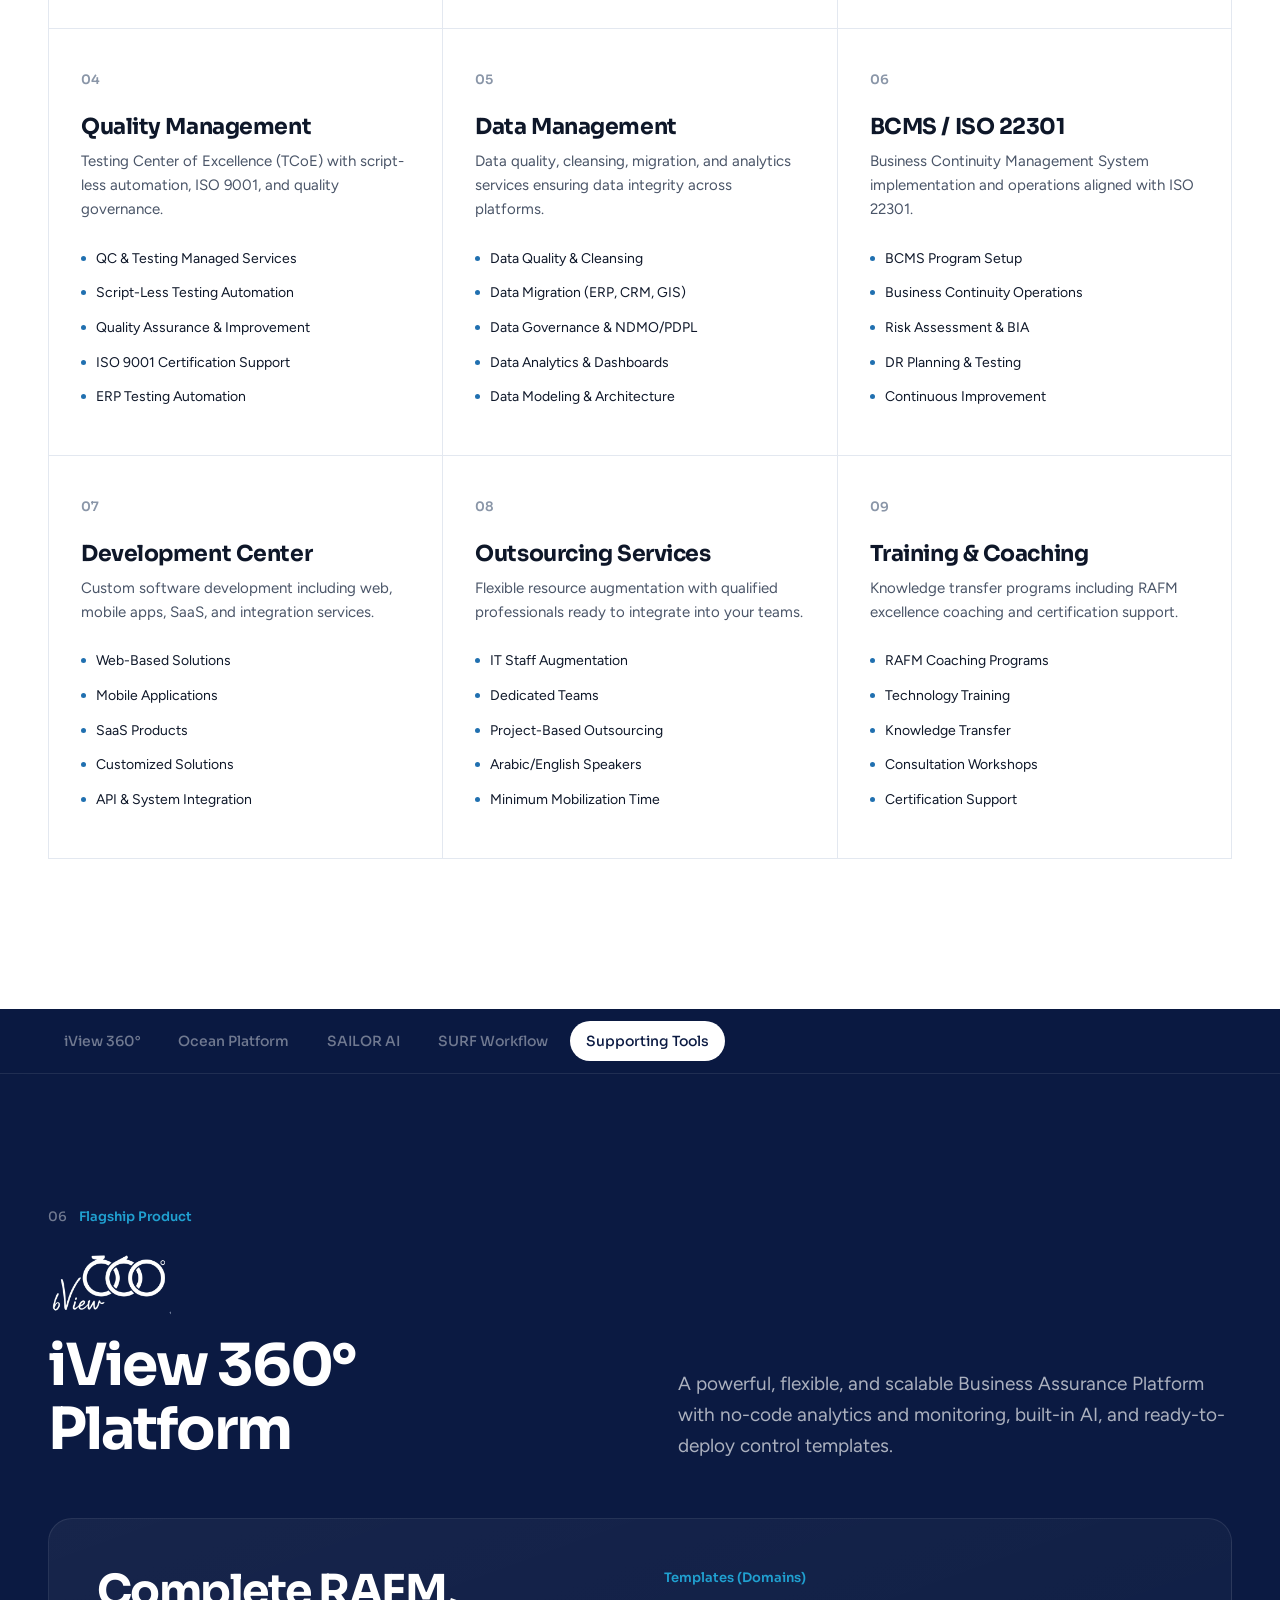
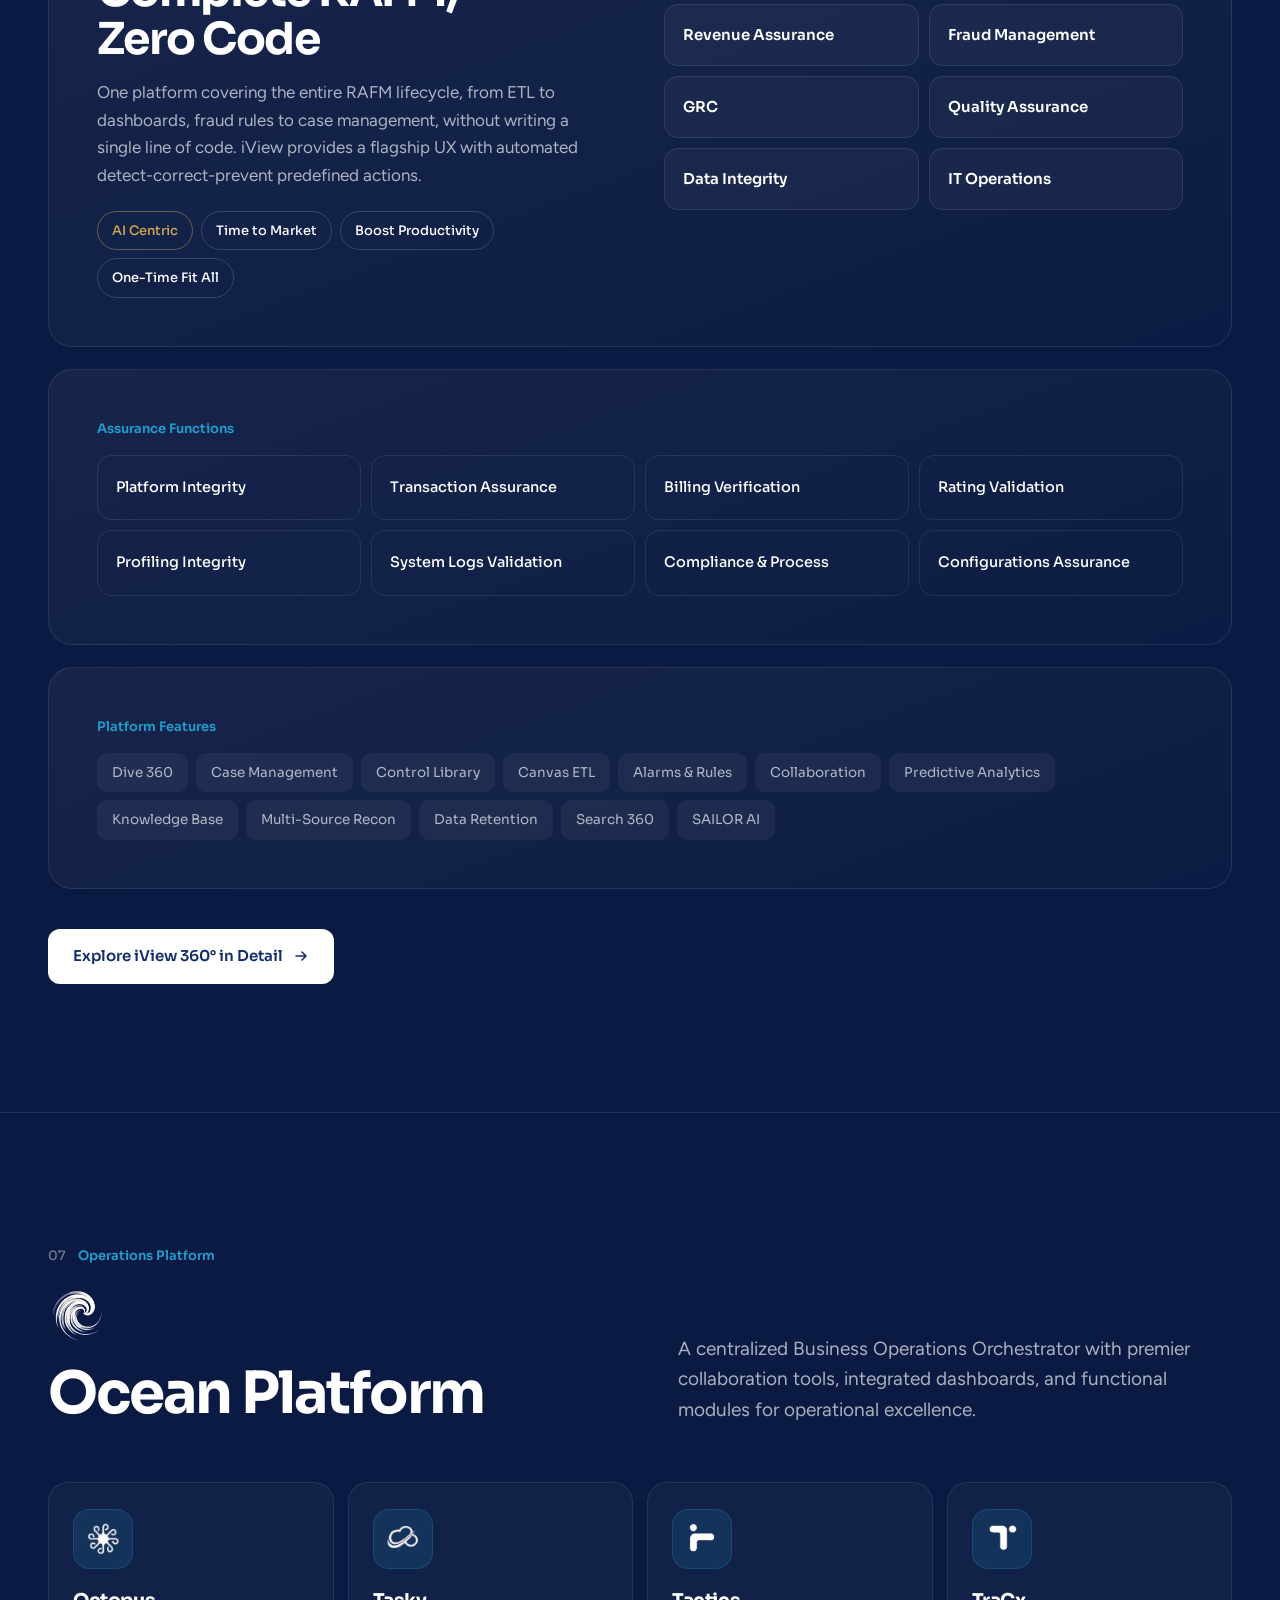
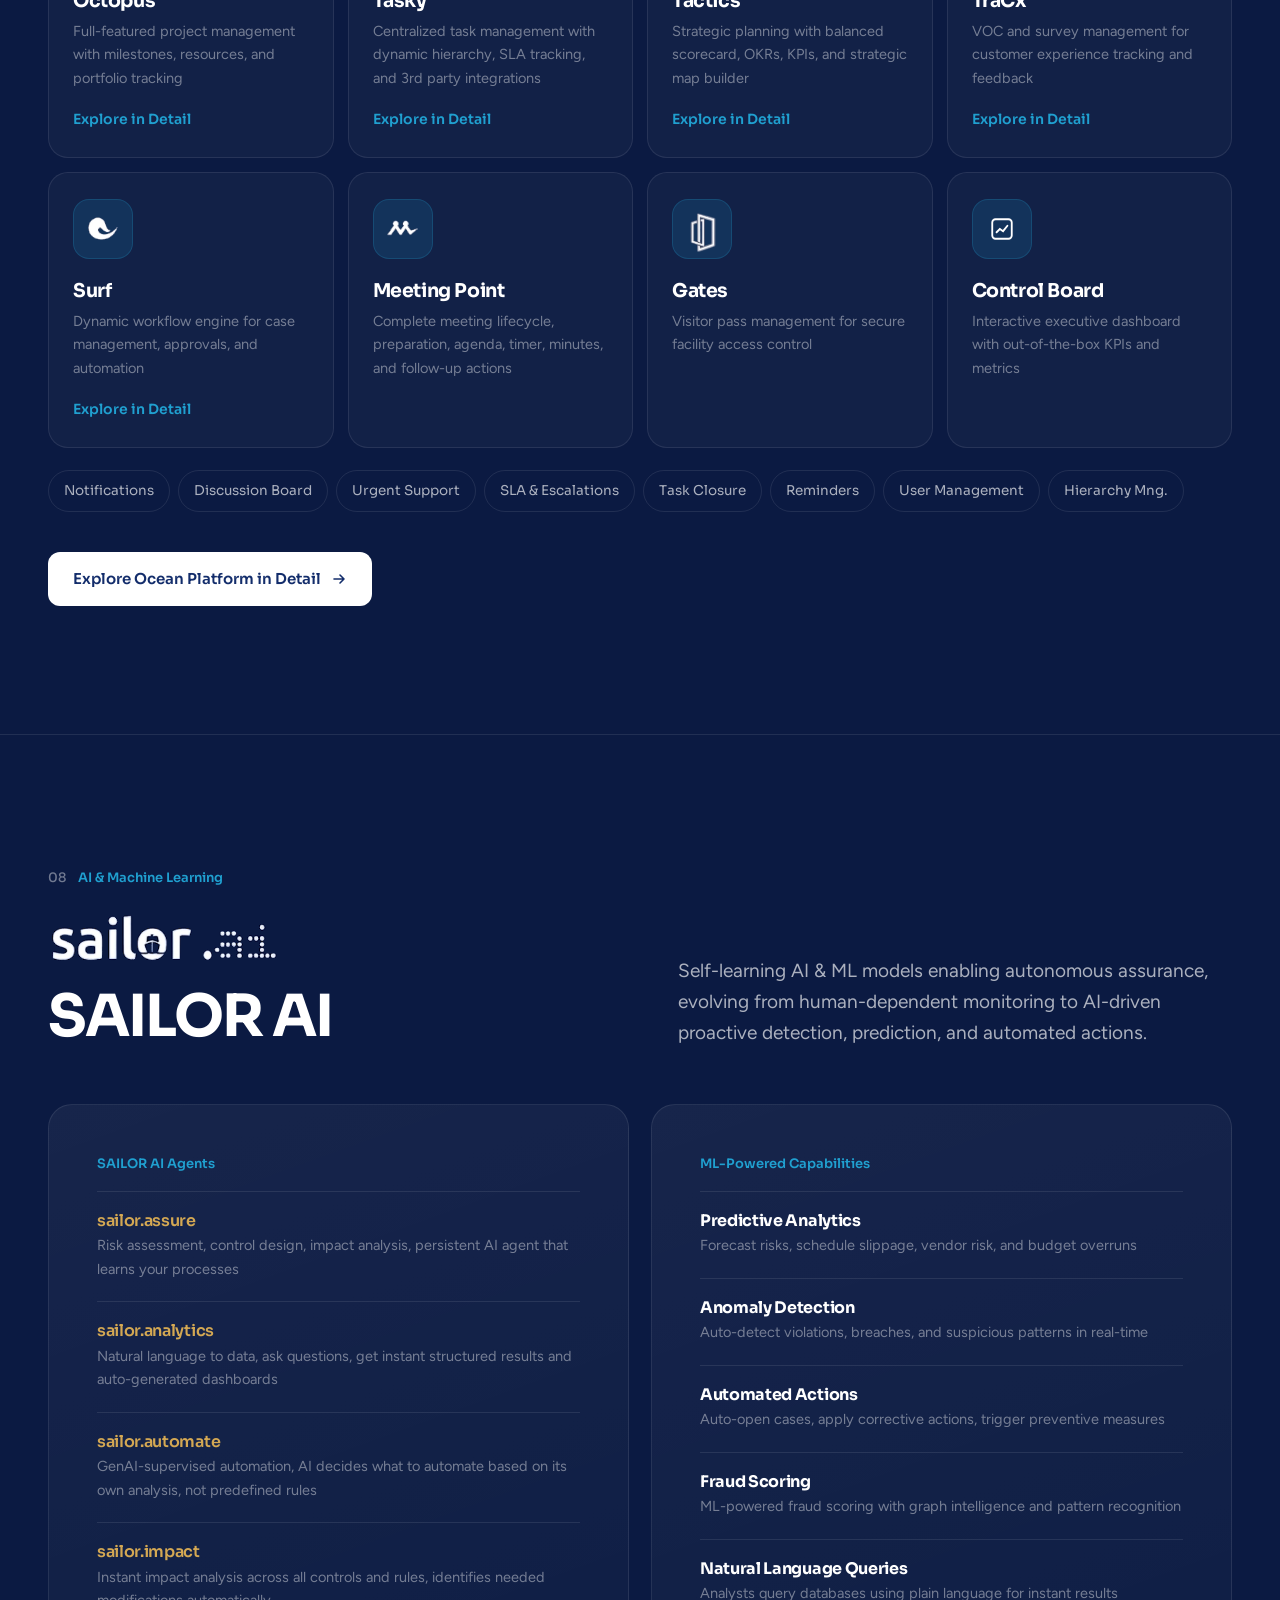
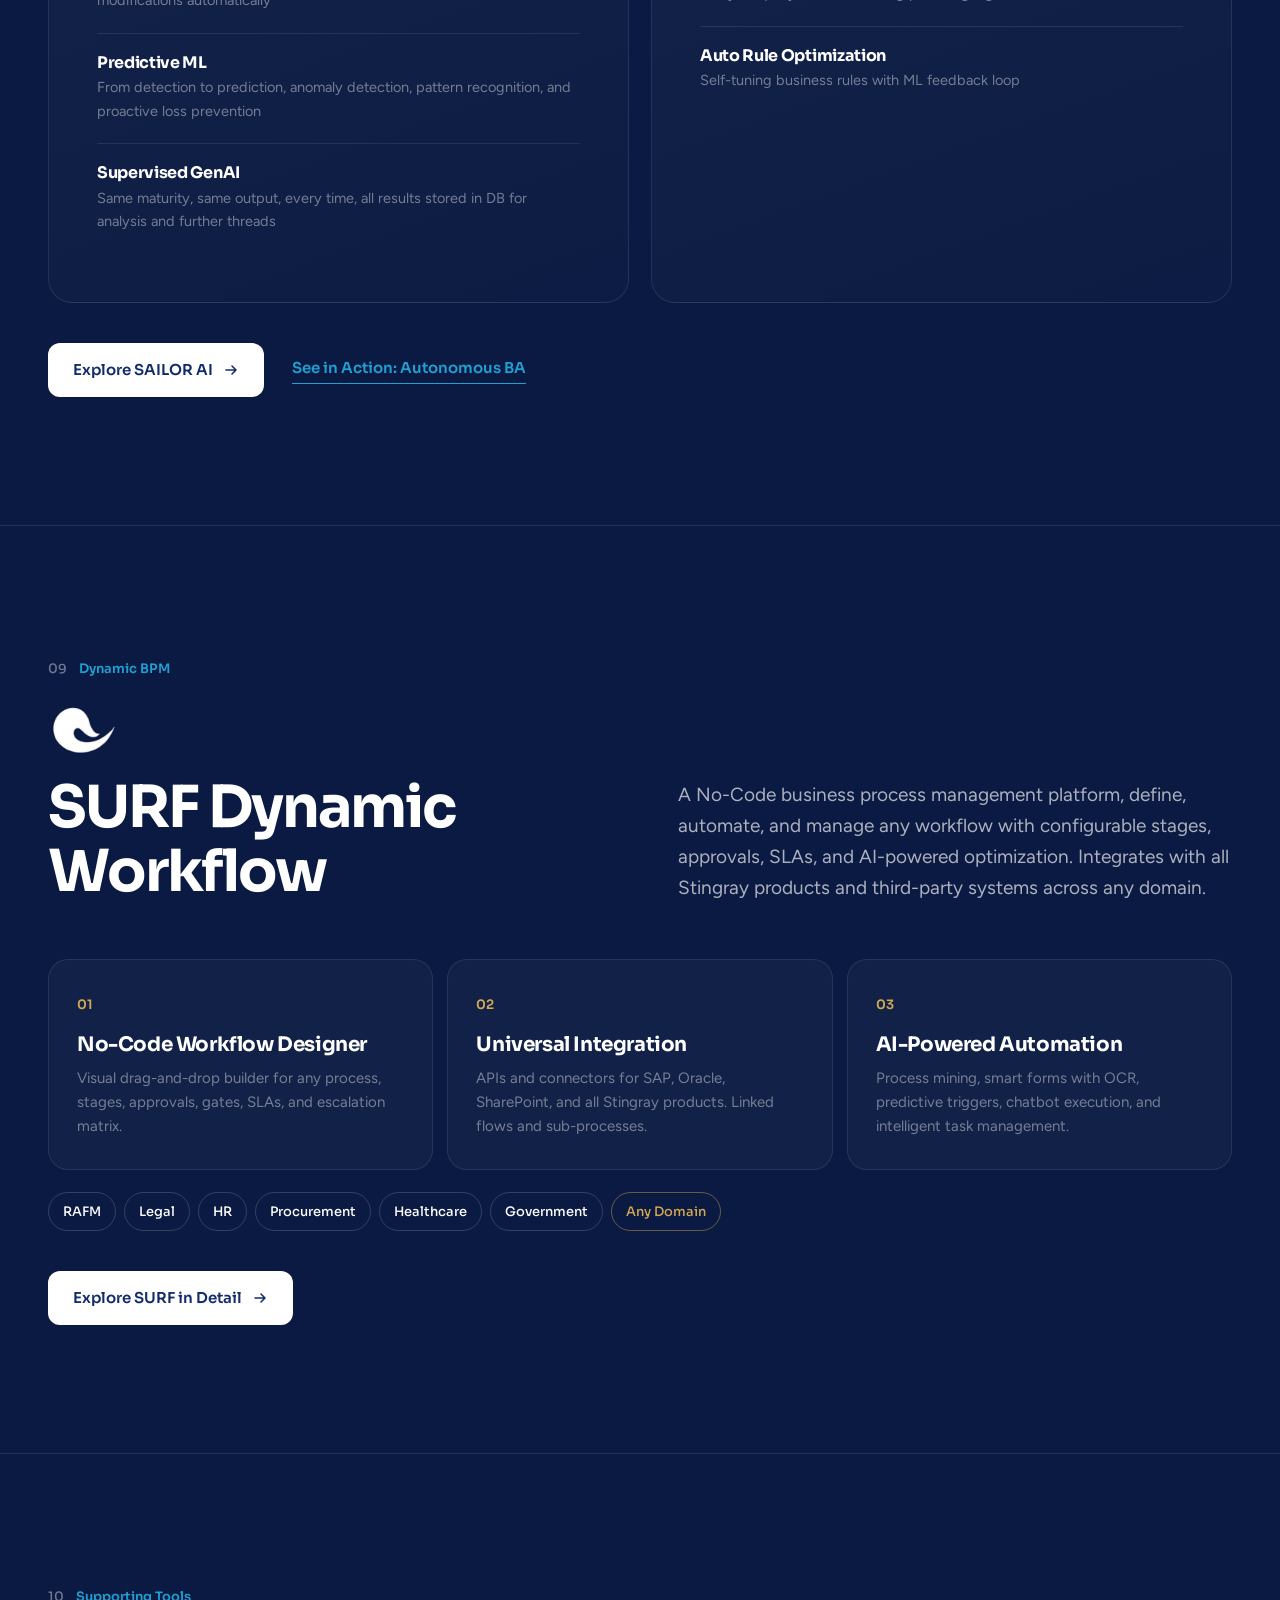
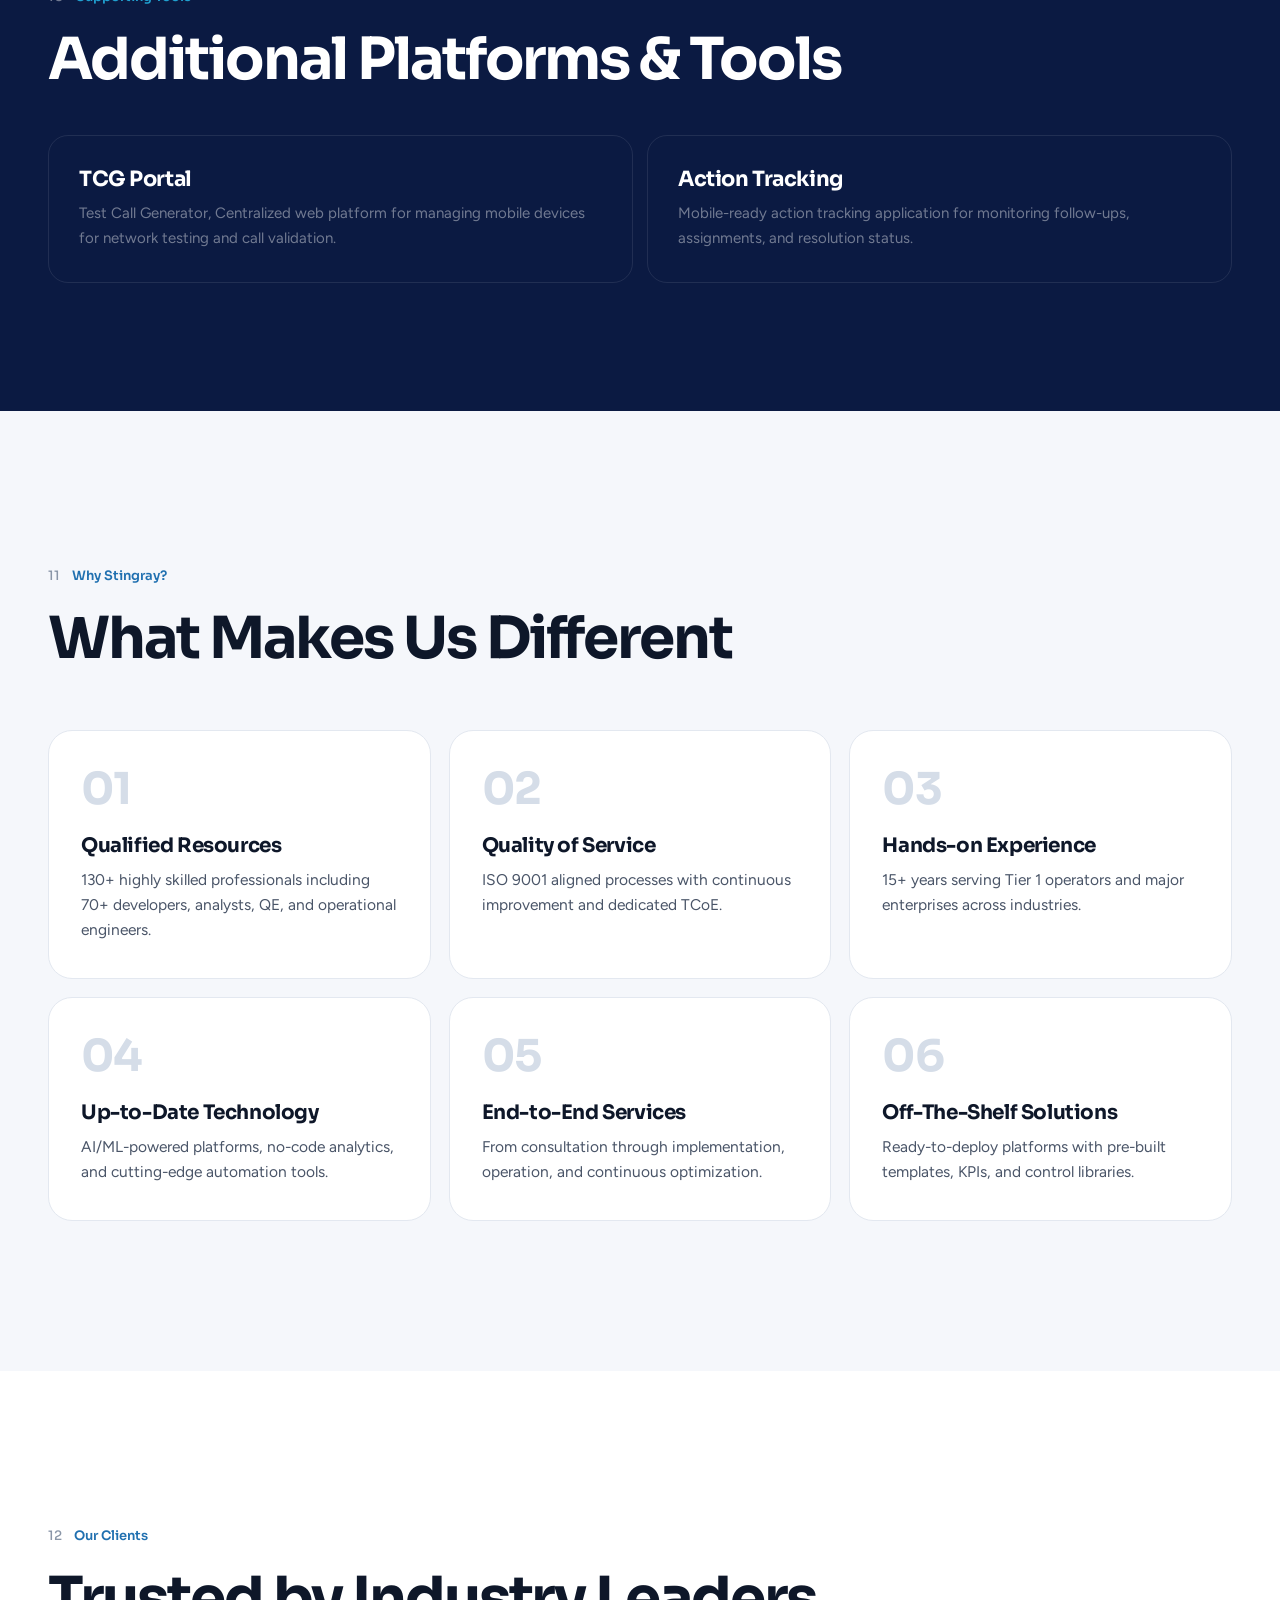
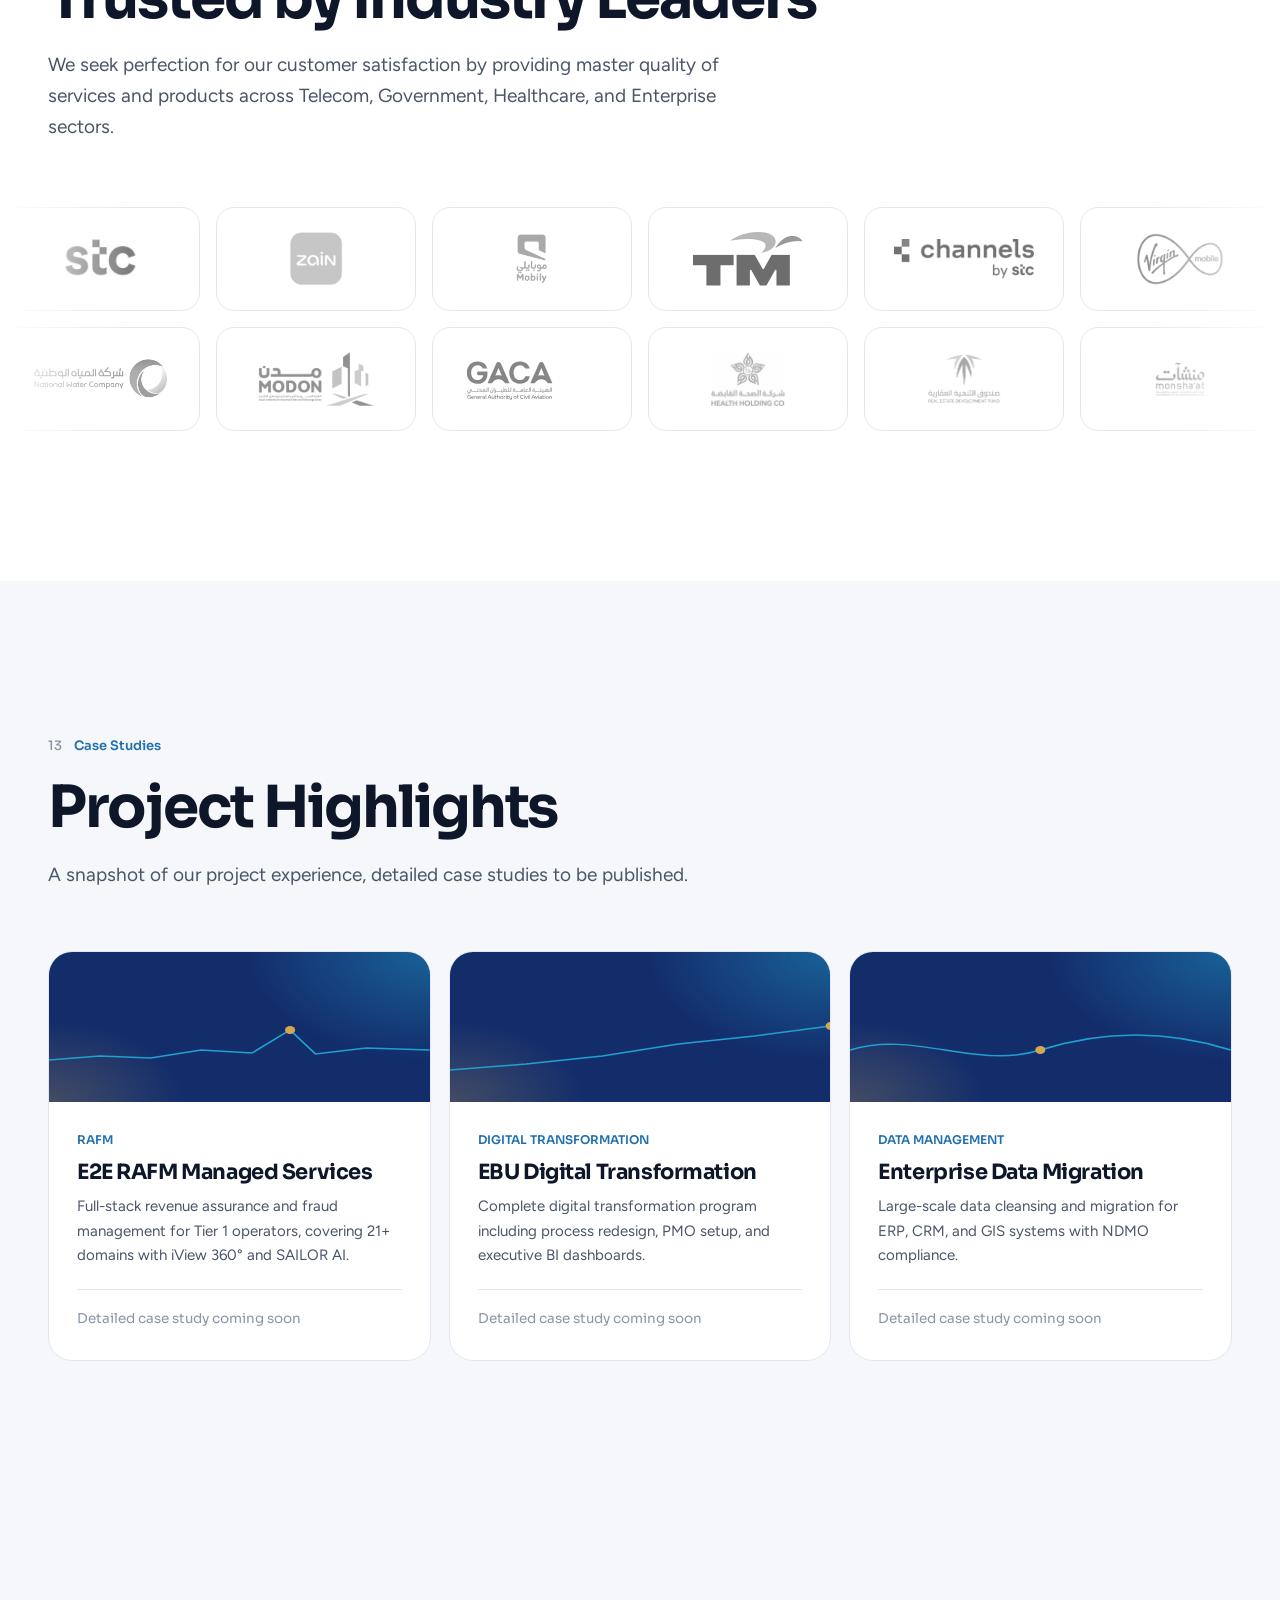
<file: stingray-site.html>
<!DOCTYPE html>
<html lang="en"><head><meta charset="UTF-8"><title>Stingray LTD</title>
<meta http-equiv="refresh" content="0; url=index.html"><link rel="canonical" href="index.html">
<script>location.replace('index.html'+location.hash)</script></head>
<body><a href="index.html">Stingray LTD</a></body></html>
</file>
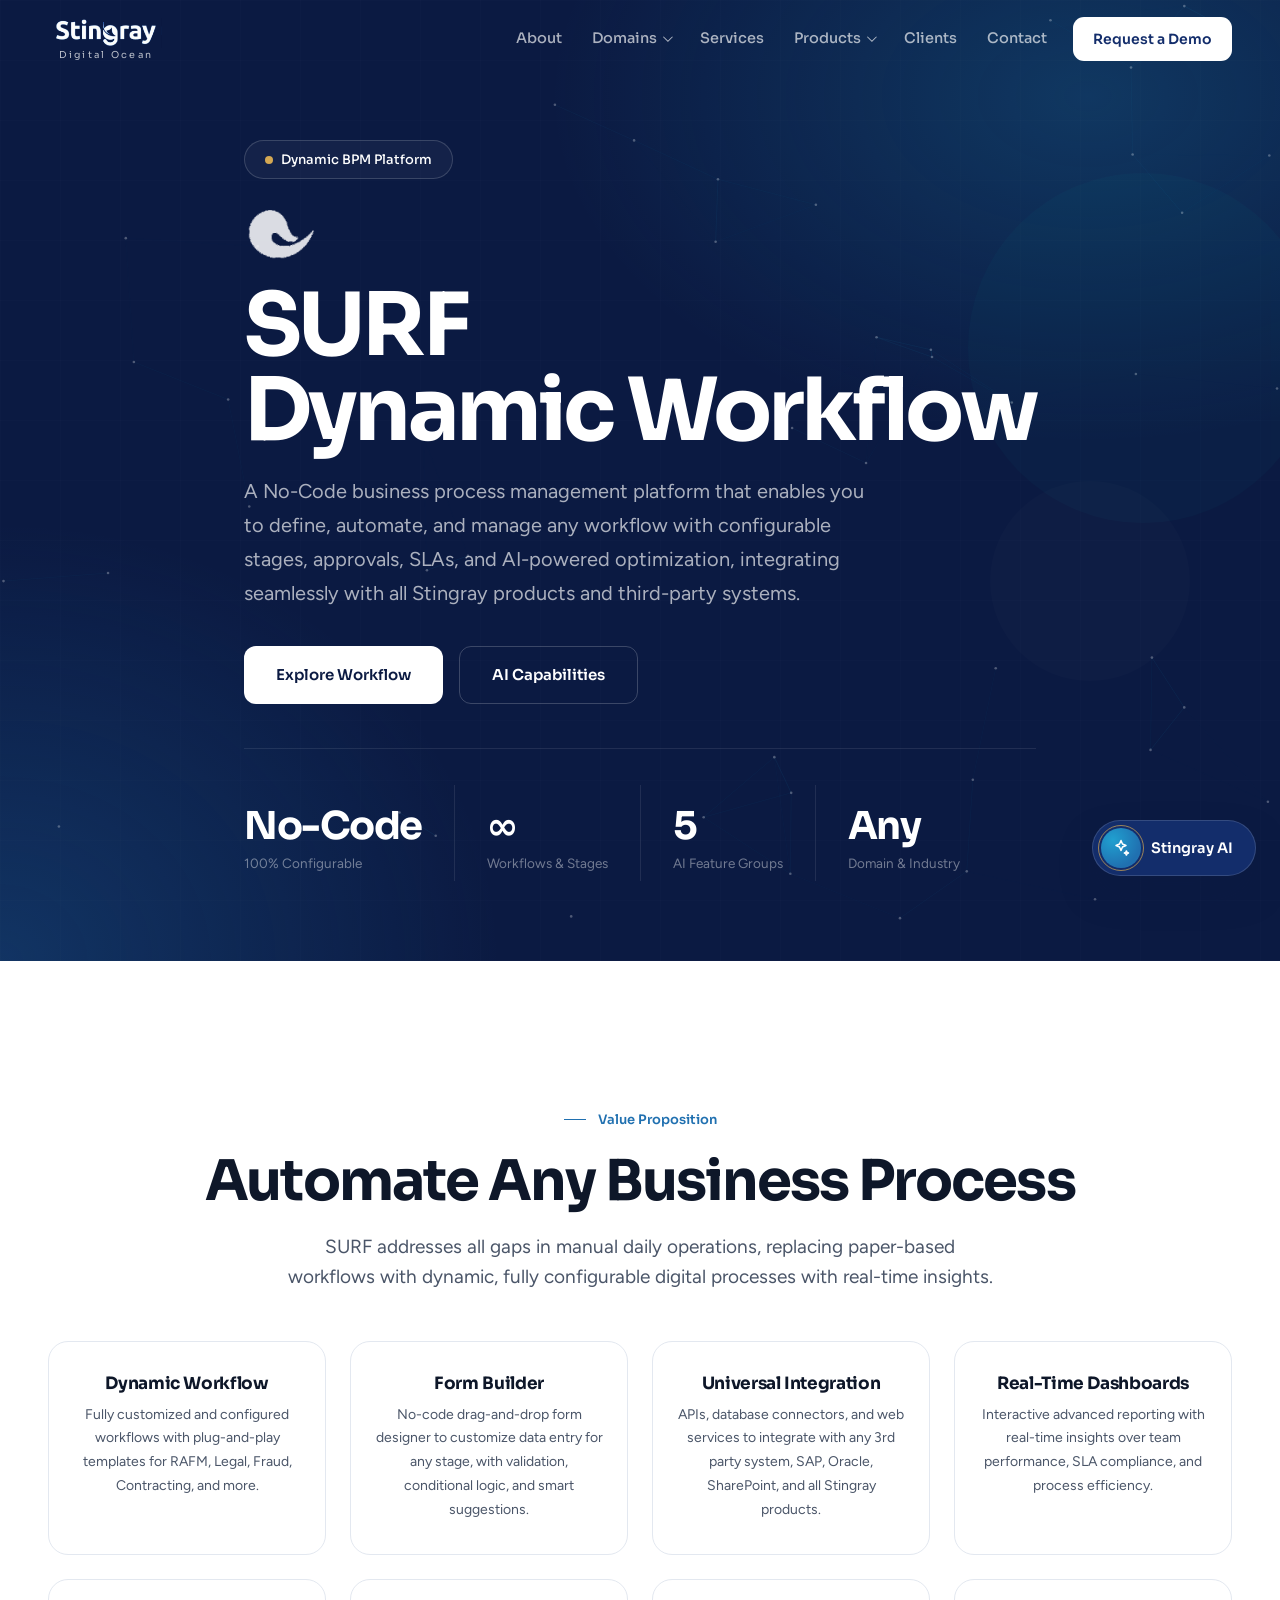
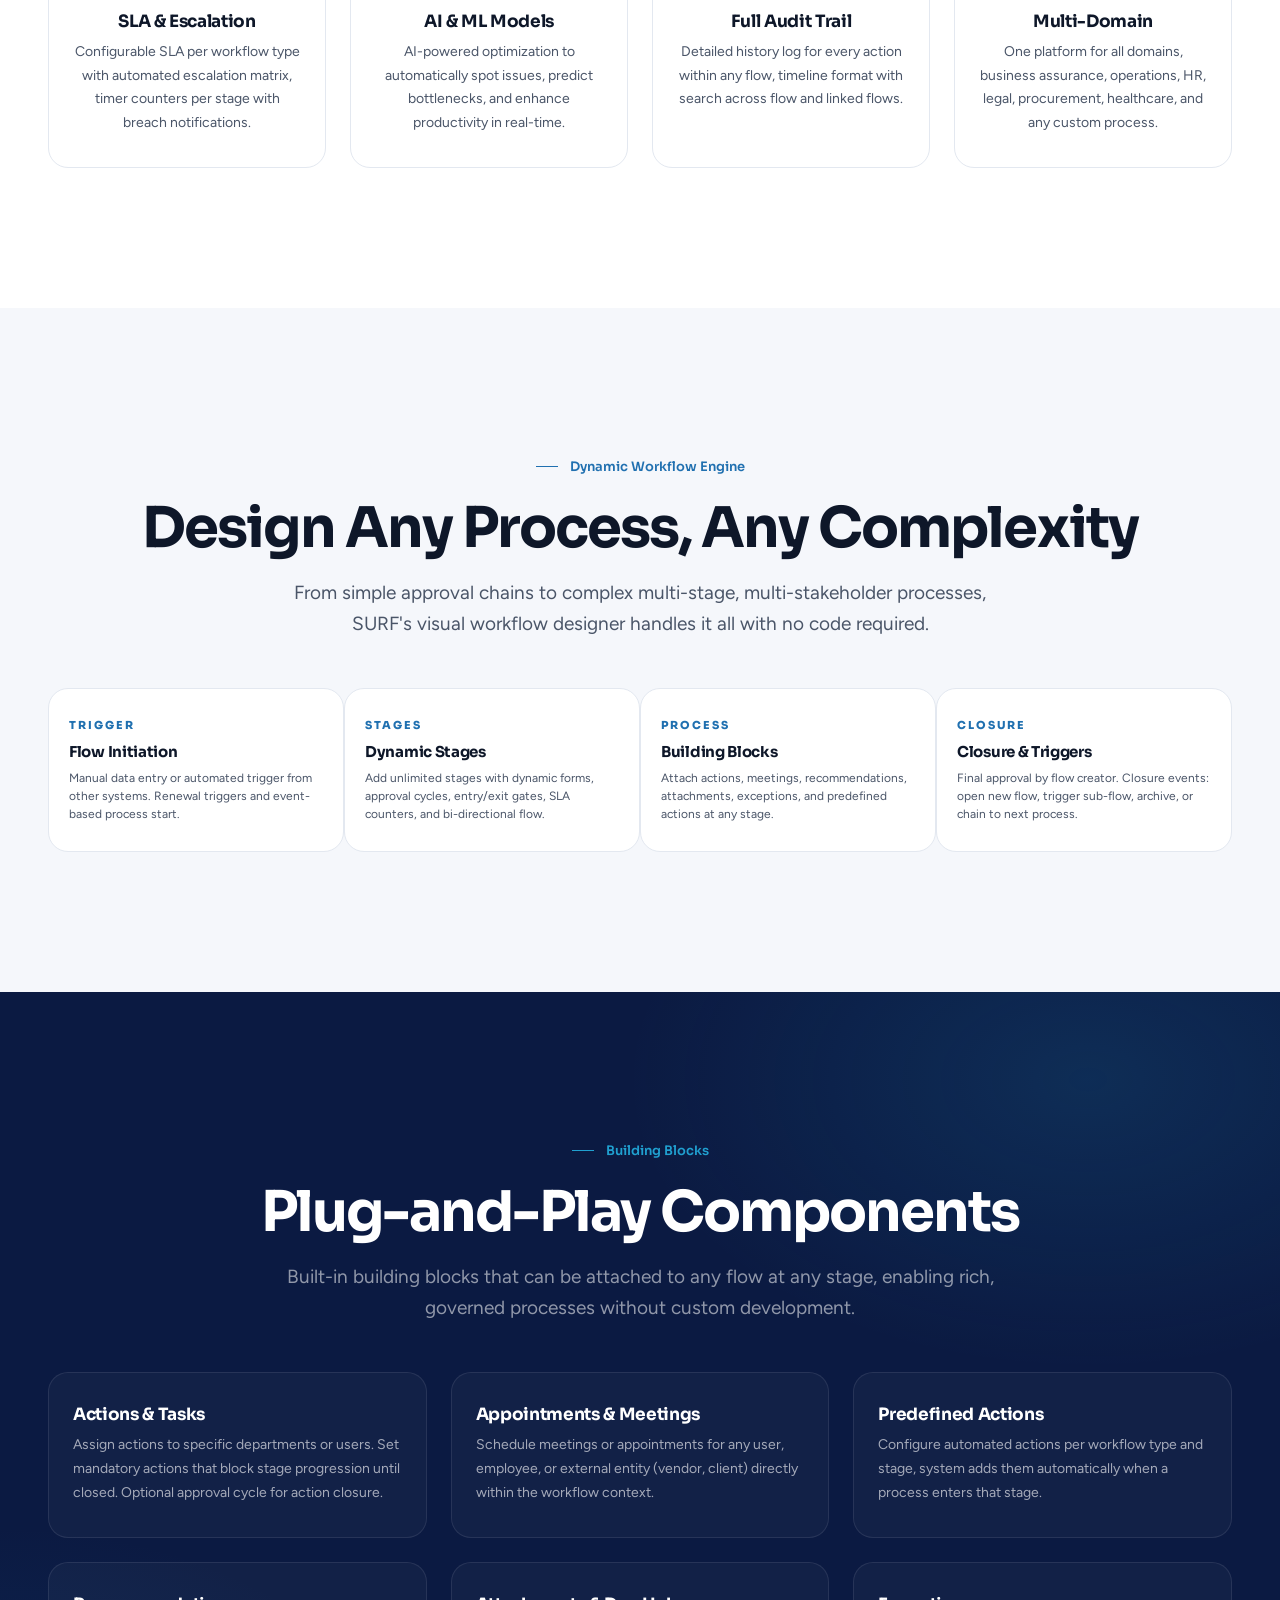
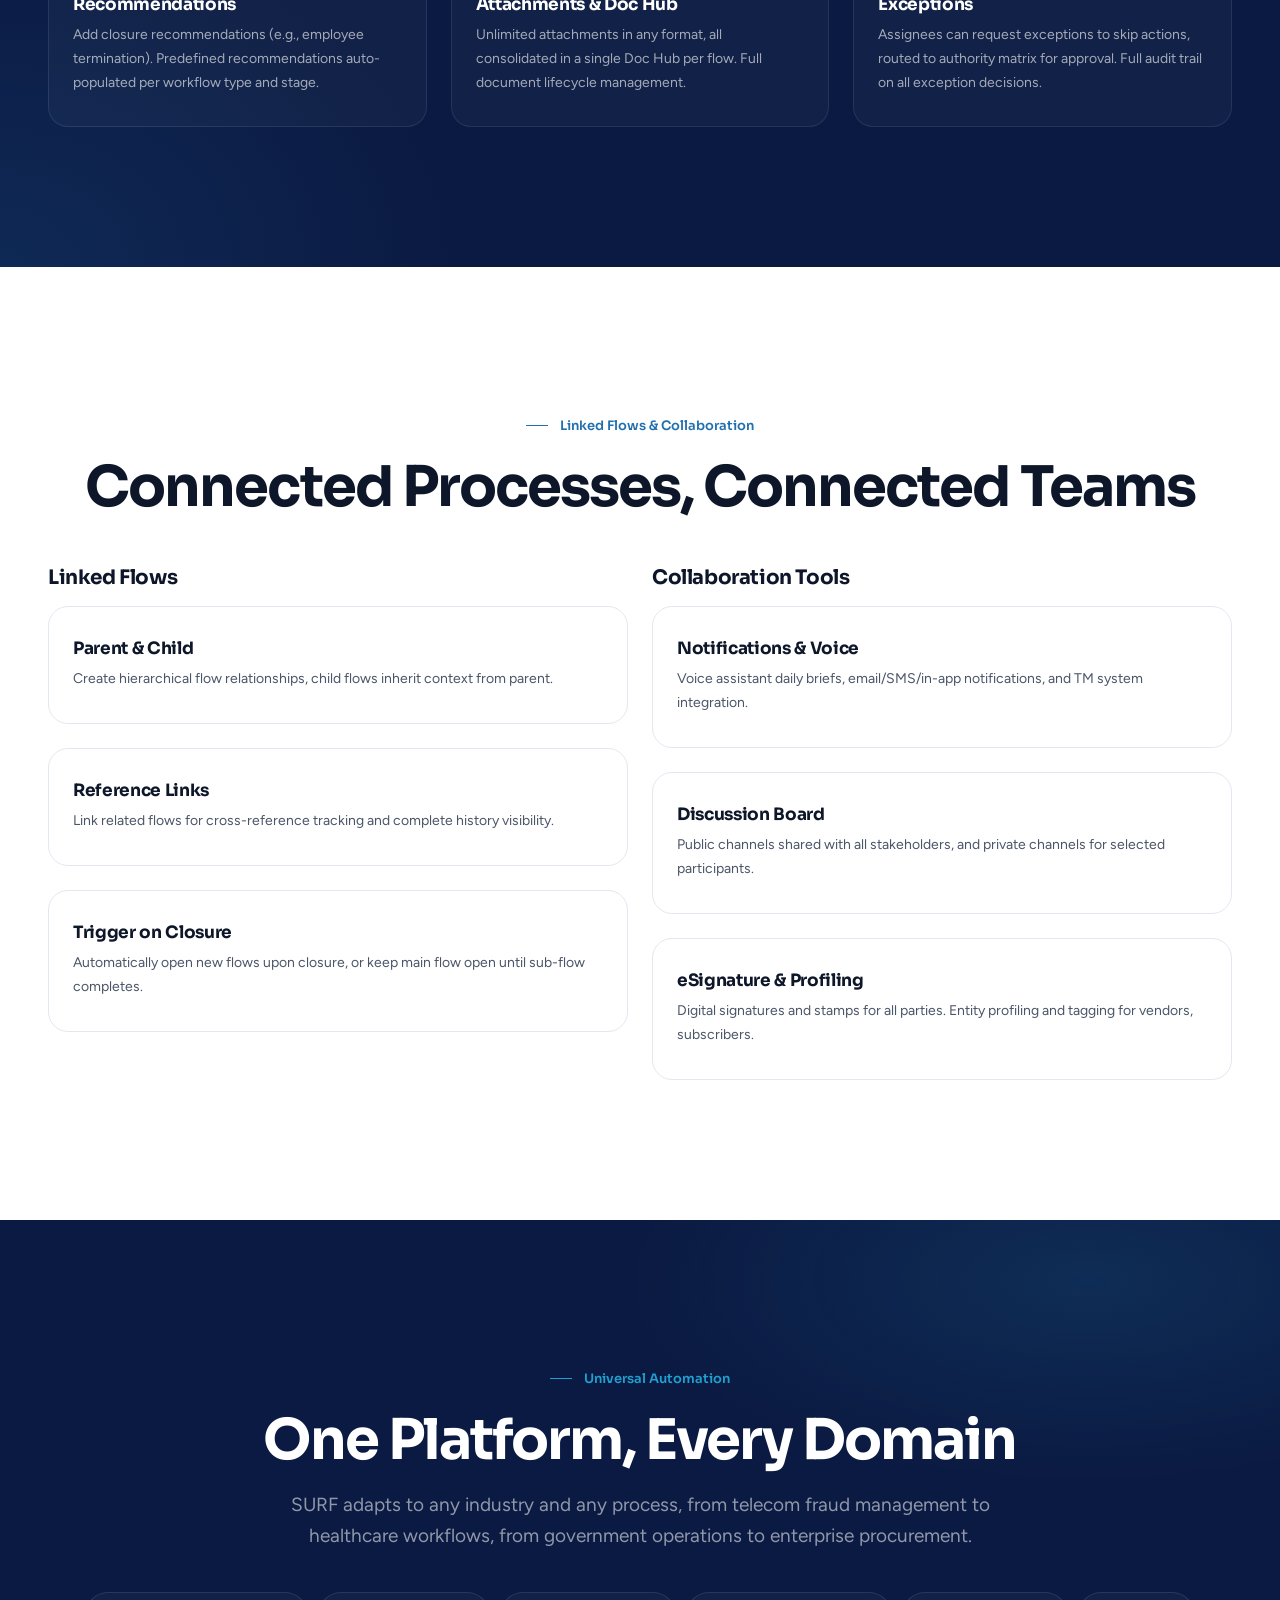
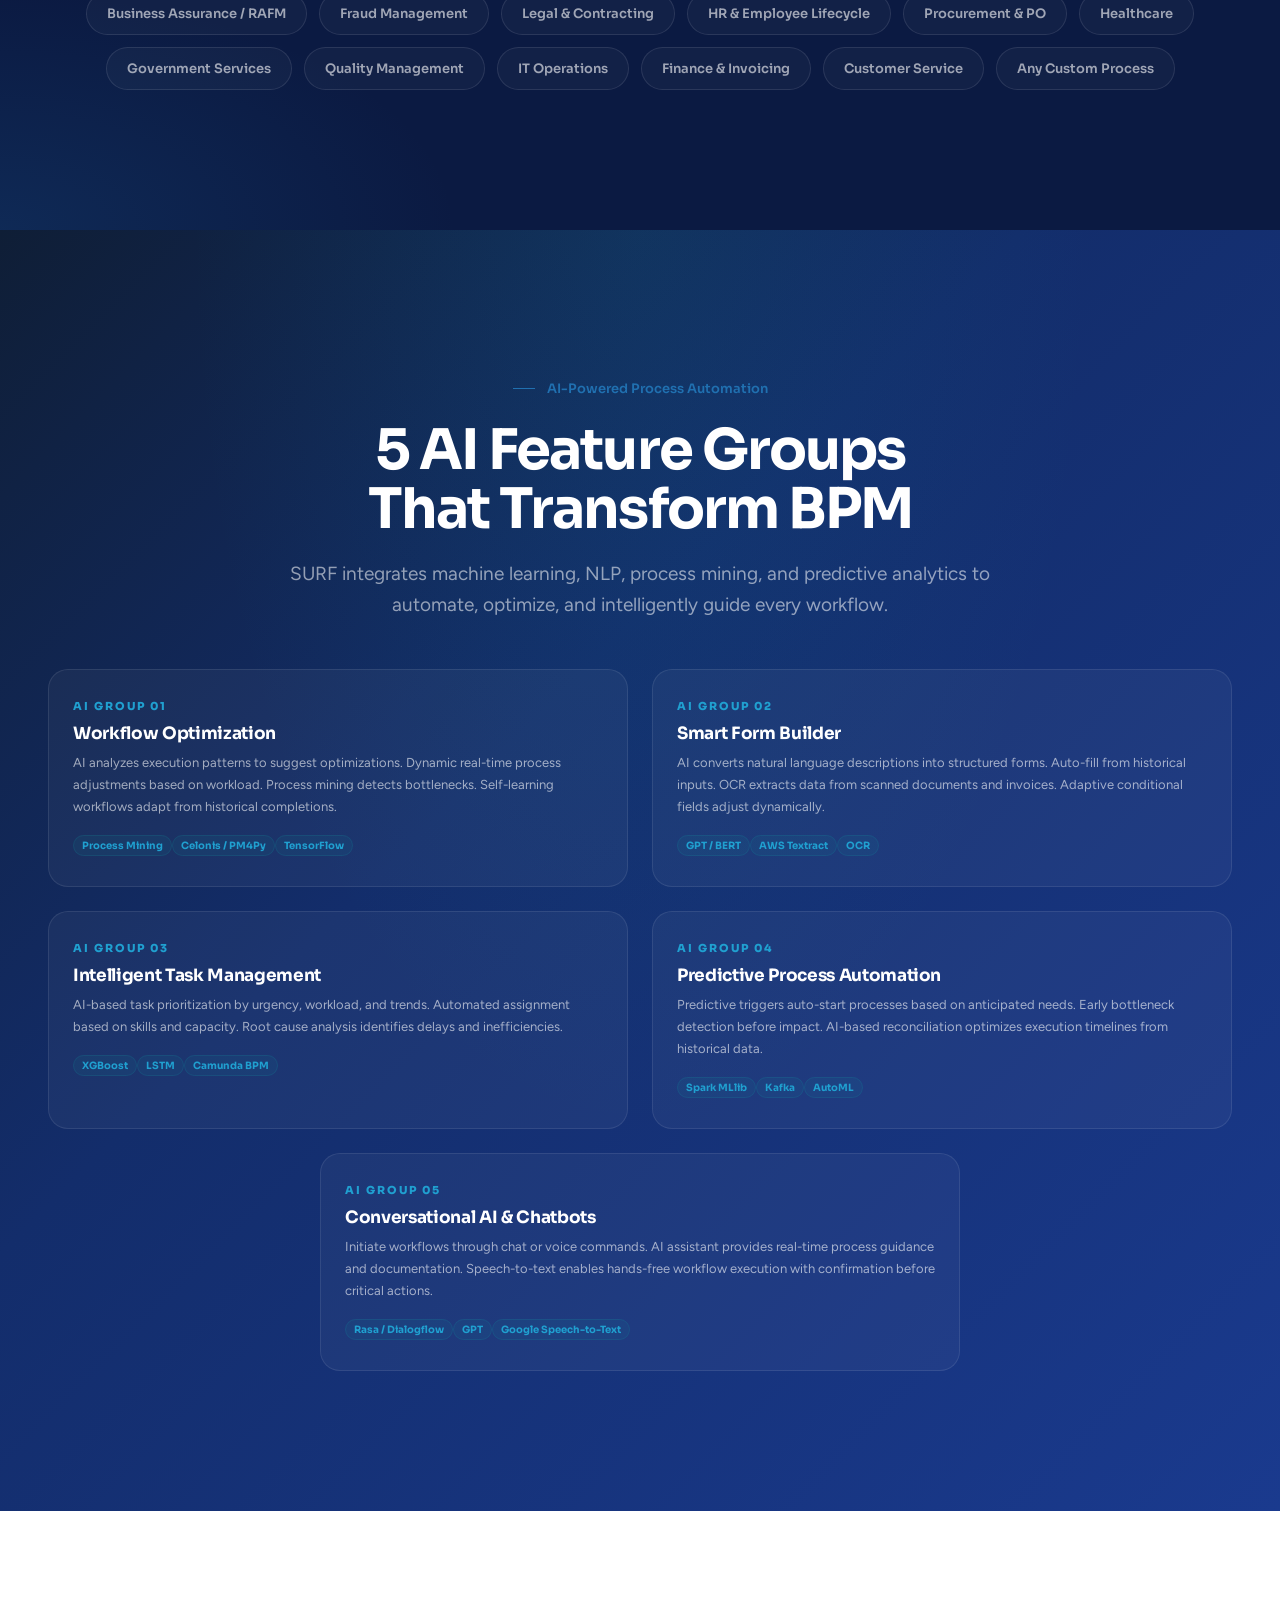
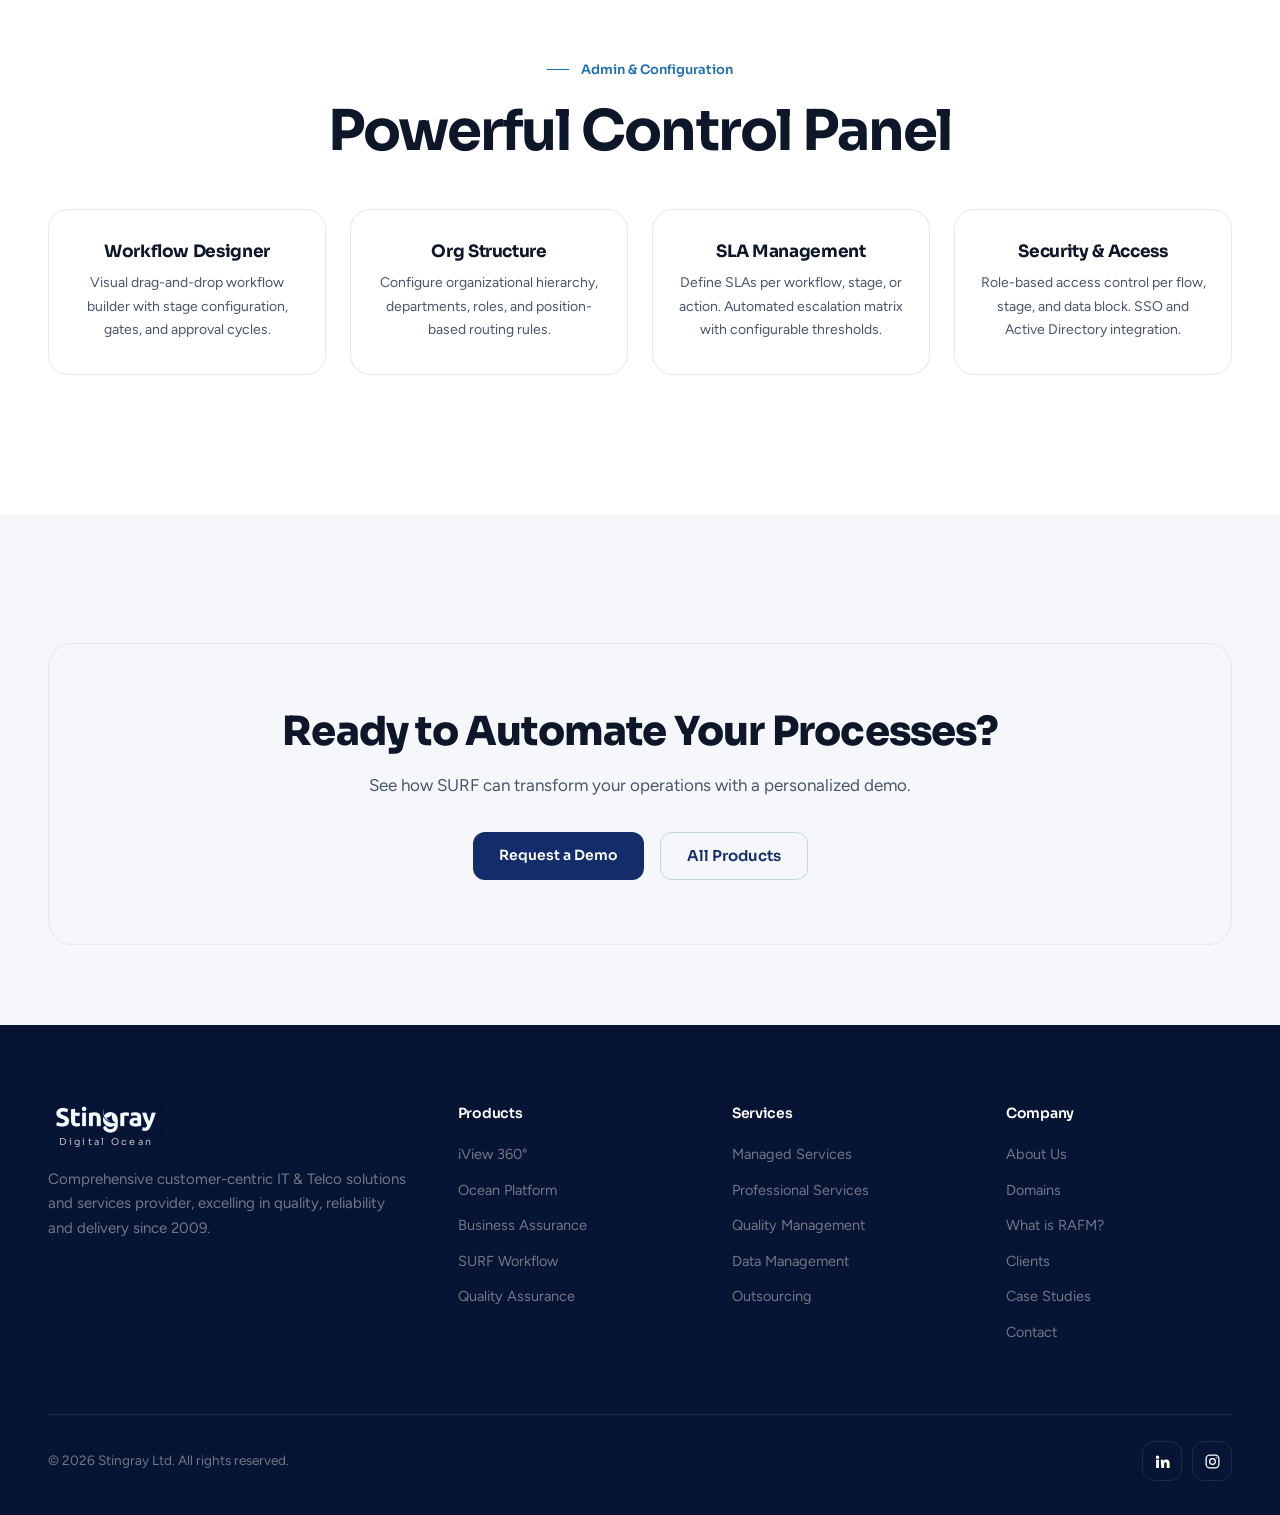
<file: surf.html>
<!DOCTYPE html>
<html lang="en">
<head>
<meta charset="UTF-8">
<meta name="viewport" content="width=device-width, initial-scale=1.0">
<title>SURF Workflow | Stingray LTD</title>


<style>
:root{--navy:#132D6B;--navy-mid:#163084;--brand-blue:#2070B0;--brand-blue-light:#2575BC;--brand-blue-bright:#20A0D0;--gold:#D4A853;--coral:#E8734A;--teal:#0EA5A5;--white:#FFFFFF;--gray-50:#F1F5F9;--gray-100:#E2E8F0;--gray-200:#CBD5E1;--gray-400:#94A3B8;--gray-600:#475569;--text-dark:#0F172A;--text-body:#475569;--font-heading:'Plus Jakarta Sans',sans-serif;--font-body:'DM Sans',sans-serif;--max-w:1280px;--section-pad:100px 0}
*,*::before,*::after{box-sizing:border-box;margin:0;padding:0}html{scroll-behavior:smooth;font-size:16px}body{font-family:var(--font-body);color:var(--text-body);background:var(--white);overflow-x:hidden;-webkit-font-smoothing:antialiased}img{max-width:100%;display:block}a{color:inherit;text-decoration:none}h1,h2,h3,h4,h5,h6{font-family:var(--font-heading);color:var(--text-dark);line-height:1.2}
.container{max-width:var(--max-w);margin:0 auto;padding:0 32px}.sl{font-family:var(--font-heading);font-size:13px;font-weight:700;letter-spacing:3px;text-transform:uppercase;margin-bottom:16px}.st{font-size:clamp(32px,5vw,48px);font-weight:800;line-height:1.15;margin-bottom:20px}.sd{font-size:18px;line-height:1.7;max-width:720px;color:var(--gray-600)}.tc{text-align:center}.ma{margin-left:auto;margin-right:auto}
@keyframes fadeUp{from{opacity:0;transform:translateY(40px)}to{opacity:1;transform:translateY(0)}}@keyframes pulse{0%,100%{opacity:1}50%{opacity:.5}}@keyframes float{0%,100%{transform:translateY(0)}50%{transform:translateY(-10px)}}
.anim-up{opacity:0;animation:fadeUp .8s ease forwards}.ad1{animation-delay:.1s}.ad2{animation-delay:.2s}.ad3{animation-delay:.3s}.ad4{animation-delay:.4s}
.reveal{opacity:0;transform:translateY(30px);transition:all .7s cubic-bezier(.4,0,.2,1)}.reveal.visible{opacity:1;transform:translateY(0)}
nav{position:fixed;top:0;left:0;right:0;z-index:1000;padding:16px 0;transition:all .35s;background:rgba(11,29,66,.97);backdrop-filter:blur(20px)}nav.scrolled{background:rgba(19,45,107,.97);backdrop-filter:blur(20px);padding:10px 0;box-shadow:0 4px 30px rgba(0,0,0,.2)}nav .container{display:flex;align-items:center;justify-content:space-between}.nav-logo img{height:36px;width:auto}.nav-links{display:flex;gap:32px;list-style:none;align-items:center}.nav-links a{color:rgba(255,255,255,.75);font-size:14px;font-weight:500;transition:color .3s;font-family:var(--font-heading)}.nav-links a:hover{color:var(--white)}.nav-cta{background:var(--white)!important;color:var(--navy)!important;padding:10px 24px;border-radius:8px;font-weight:700!important}.hamburger{display:none;flex-direction:column;gap:5px;cursor:pointer;background:none;border:none;padding:4px}.hamburger span{width:24px;height:2px;background:var(--white);border-radius:2px}
.dark{background:var(--navy);position:relative;overflow:hidden;padding:var(--section-pad)}.dark::before{content:'';position:absolute;inset:0;background:radial-gradient(ellipse at 30% 20%,rgba(37,117,188,.2) 0%,transparent 50%),radial-gradient(ellipse at 70% 80%,rgba(32,160,208,.08) 0%,transparent 40%);pointer-events:none}.dark .sl{color:rgba(255,255,255,.5)}.dark .st{color:var(--white)}.dark .sd{color:rgba(255,255,255,.55)}.dark h3,.dark h4{color:var(--white)}.dark p{color:rgba(255,255,255,.55)}
.light{background:var(--white);padding:var(--section-pad)}.light.alt{background:var(--gray-50)}.light .sl{color:var(--brand-blue)}
.btn-w{display:inline-flex;align-items:center;gap:8px;background:var(--white);color:var(--navy);padding:16px 32px;border-radius:12px;font-family:var(--font-heading);font-weight:700;font-size:15px;transition:all .3s;border:none;cursor:pointer}.btn-w:hover{background:rgba(255,255,255,.9);transform:translateY(-2px)}
.btn-o{display:inline-flex;align-items:center;gap:8px;background:transparent;color:var(--white);padding:16px 32px;border-radius:12px;font-family:var(--font-heading);font-weight:600;font-size:15px;border:1px solid rgba(255,255,255,.2);transition:all .3s;cursor:pointer}.btn-o:hover{border-color:rgba(255,255,255,.5)}
.btn-b{display:inline-flex;align-items:center;gap:8px;background:var(--brand-blue);color:var(--white);padding:14px 28px;border-radius:10px;font-family:var(--font-heading);font-weight:700;font-size:14px;transition:all .3s;border:none;cursor:pointer}.btn-b:hover{background:var(--brand-blue-light);transform:translateY(-2px)}
#hero{min-height:90vh;display:flex;align-items:center;padding:140px 0 80px}.hero-grid-bg{position:absolute;inset:0;background-image:linear-gradient(rgba(255,255,255,.03) 1px,transparent 1px),linear-gradient(90deg,rgba(255,255,255,.03) 1px,transparent 1px);background-size:60px 60px}.hero-content{position:relative;z-index:2;max-width:800px}.hero-badge{display:inline-flex;align-items:center;gap:8px;background:rgba(255,255,255,.06);border:1px solid rgba(255,255,255,.12);border-radius:40px;padding:8px 20px;font-size:13px;font-weight:600;color:rgba(255,255,255,.8);margin-bottom:28px;font-family:var(--font-heading)}.hero-badge .dot{width:8px;height:8px;border-radius:50%;background:var(--white);animation:pulse 2s infinite}#hero h1{font-size:clamp(38px,5.5vw,64px);font-weight:800;color:var(--white);line-height:1.08;margin-bottom:20px;letter-spacing:-1px}#hero .sub{font-size:19px;line-height:1.7;color:rgba(255,255,255,.55);max-width:640px;margin-bottom:36px}.hero-metrics{display:flex;gap:32px;flex-wrap:wrap;margin-top:44px;padding-top:36px;border-top:1px solid rgba(255,255,255,.08)}.hm{text-align:center;min-width:100px}.hm .v{font-size:36px;font-weight:800;color:var(--white);font-family:var(--font-heading);display:block}.hm .l{font-size:13px;color:rgba(255,255,255,.4);margin-top:4px;display:block}.hero-btns{display:flex;gap:16px;flex-wrap:wrap}.hero-shapes{position:absolute;right:-5%;top:10%;width:40%;height:80%;z-index:1}.shape{position:absolute;border-radius:50%}.shape-1{width:350px;height:350px;background:rgba(14,165,165,.12);top:10%;right:5%;animation:float 6s ease-in-out infinite}.shape-2{width:200px;height:200px;background:rgba(255,255,255,.04);top:50%;right:30%;animation:float 8s ease-in-out infinite 1s}
.g4{display:grid;grid-template-columns:repeat(4,1fr);gap:24px;margin-top:48px}.g3{display:grid;grid-template-columns:repeat(3,1fr);gap:24px;margin-top:48px}.g2{display:grid;grid-template-columns:repeat(2,1fr);gap:24px;margin-top:48px}
.card-l{background:var(--white);border:1px solid var(--gray-100);border-radius:16px;padding:32px 24px;transition:all .3s}.card-l:hover{border-color:var(--brand-blue);transform:translateY(-4px);box-shadow:0 8px 30px rgba(32,112,176,.08)}.card-l .ci{font-size:28px;margin-bottom:12px;display:block}.card-l h4{font-size:17px;font-weight:700;margin-bottom:8px}.card-l p{font-size:14px;line-height:1.7;color:var(--gray-600)}
.card-d{background:rgba(255,255,255,.04);border:1px solid rgba(255,255,255,.08);border-radius:16px;padding:32px 24px;transition:all .4s}.card-d:hover{background:rgba(255,255,255,.07);border-color:rgba(255,255,255,.15);transform:translateY(-4px)}.card-d .ci{font-size:28px;margin-bottom:12px;display:block}.card-d h4{font-size:17px;font-weight:700;color:var(--white);margin-bottom:8px}.card-d p{font-size:14px;color:rgba(255,255,255,.5);line-height:1.7}
.card-d .tags{display:flex;flex-wrap:wrap;gap:6px;margin-top:12px}.tag{font-size:10px;font-weight:700;padding:3px 8px;border-radius:4px;background:rgba(255,255,255,.06);color:rgba(255,255,255,.5);border:1px solid rgba(255,255,255,.08)}
/* AI Section */
.ai-section{background:linear-gradient(135deg,#0F1E36,#132D6B 40%,#1A3A8E);padding:var(--section-pad);position:relative;overflow:hidden}.ai-section::before{content:'';position:absolute;inset:0;background:radial-gradient(ellipse at 50% 0%,rgba(14,165,165,.1) 0%,transparent 50%);pointer-events:none}.ai-section .sl{color:var(--teal)}.ai-section .st{color:var(--white)}
.ai-card{background:rgba(255,255,255,.03);border:1px solid rgba(14,165,165,.12);border-radius:16px;padding:28px 24px;transition:all .4s;position:relative;overflow:hidden}.ai-card::before{content:'';position:absolute;top:0;left:0;right:0;height:3px;background:linear-gradient(90deg,var(--teal),rgba(14,165,165,.3));transform:scaleX(0);transition:transform .4s;transform-origin:left}.ai-card:hover::before{transform:scaleX(1)}.ai-card:hover{background:rgba(14,165,165,.04);border-color:rgba(14,165,165,.2);transform:translateY(-4px)}.ai-card .ai-num{font-size:11px;font-weight:800;color:var(--teal);letter-spacing:2px;margin-bottom:8px;display:block;font-family:var(--font-heading)}.ai-card h4{font-size:17px;font-weight:700;color:var(--white);margin-bottom:8px}.ai-card p{font-size:13px;color:rgba(255,255,255,.5);line-height:1.7}
.ai-tag{font-size:10px;font-weight:700;padding:3px 8px;border-radius:4px;background:rgba(14,165,165,.08);color:var(--teal);border:1px solid rgba(14,165,165,.15)}
/* Stage flow */
.stage-flow{display:flex;gap:0;margin-top:48px;align-items:stretch}.stage-box{flex:1;padding:28px 20px;background:var(--gray-50);border:1px solid var(--gray-100);position:relative;transition:all .3s}.stage-box:first-child{border-radius:16px 0 0 16px}.stage-box:last-child{border-radius:0 16px 16px 0}.stage-box:hover{background:var(--white);z-index:1;box-shadow:0 4px 20px rgba(0,0,0,.06)}.stage-box .sn{font-size:11px;font-weight:800;color:var(--brand-blue);letter-spacing:2px;margin-bottom:8px;display:block;font-family:var(--font-heading)}.stage-box h4{font-size:15px;font-weight:700;margin-bottom:8px}.stage-box p{font-size:12px;color:var(--gray-600);line-height:1.5}
/* Domain chips */
.domain-grid{display:flex;flex-wrap:wrap;gap:12px;justify-content:center;margin-top:40px}.domain-chip{padding:10px 20px;border-radius:40px;font-size:13px;font-weight:600;font-family:var(--font-heading);border:1px solid rgba(255,255,255,.1);color:rgba(255,255,255,.6);transition:all .3s;background:rgba(255,255,255,.03)}.domain-chip:hover{color:var(--white);border-color:rgba(255,255,255,.25);background:rgba(255,255,255,.06)}
.cta-box{background:var(--gray-50);border-radius:24px;padding:64px 48px;border:1px solid var(--gray-100);text-align:center;margin-top:48px}.cta-box h2{font-size:clamp(28px,4vw,40px);font-weight:800;margin-bottom:16px}.cta-box p{font-size:17px;color:var(--gray-600);margin-bottom:32px;max-width:560px;margin-left:auto;margin-right:auto}.cta-btns{display:flex;gap:16px;justify-content:center;flex-wrap:wrap}
footer{background:var(--navy);padding:48px 0 24px;color:rgba(255,255,255,.5)}.footer-inner{display:flex;justify-content:space-between;align-items:center;flex-wrap:wrap;gap:16px}.footer-logo img{height:28px;width:auto}.footer-links{display:flex;gap:24px}.footer-links a{font-size:13px;color:rgba(255,255,255,.5);transition:color .3s;font-family:var(--font-heading)}.footer-links a:hover{color:var(--white)}.footer-copy{font-size:12px;color:rgba(255,255,255,.3);margin-top:24px;text-align:center;padding-top:24px;border-top:1px solid rgba(255,255,255,.06)}
@media(max-width:1024px){.g4{grid-template-columns:repeat(2,1fr)}.stage-flow{flex-direction:column}.stage-box{border-radius:12px!important}}
@media(max-width:768px){.nav-links{display:none}.hamburger{display:flex}nav.mobile-open .nav-links{display:flex;flex-direction:column;position:absolute;top:100%;left:0;right:0;background:rgba(19,45,107,.98);padding:24px 32px;gap:16px;border-top:1px solid rgba(255,255,255,.08)}.hero-metrics{flex-direction:column;gap:20px}.g4,.g3,.g2{grid-template-columns:1fr}:root{--section-pad:64px 0}.footer-inner{flex-direction:column;text-align:center}}
</style>
<link rel="preconnect" href="https://fonts.googleapis.com"><link rel="preconnect" href="https://fonts.gstatic.com" crossorigin>
<link href="https://fonts.googleapis.com/css2?family=Sora:wght@300;400;500;600;700;800&family=Figtree:wght@400;500;600&display=swap" rel="stylesheet">
<link rel="stylesheet" href="stingray-v2.css">
<link rel="icon" href="favicon.ico" sizes="any">
<link rel="icon" type="image/png" sizes="32x32" href="favicon-32.png">
<link rel="apple-touch-icon" href="apple-touch-icon.png">
<meta name="theme-color" content="#0b1a42">
</head>
<body>
<div id="sr-pg"></div>
<header class="sr-nav" id="sr-nav"><div class="sr-w">
<a href="index.html" class="sr-logo lg-lock" aria-label="Stingray Digital Ocean home"><img src="[data-uri]" alt="Stingray"><span class="lg-sub">Digital Ocean</span></a>
<ul class="sr-links">
<li><a href="index.html#about">About</a></li>
<li class="sr-dd"><a href="index.html#domains">Domains <i class="sr-car"></i></a><div class="sr-mn"><a href="index.html#domains">All Domains</a><hr><a href="rafm.html">What is RAFM?</a><a href="autonomous-ba.html">Business Assurance</a><a href="autonomous-qa.html">Quality Assurance</a></div></li>
<li><a href="index.html#services">Services</a></li>
<li class="sr-dd"><a href="index.html#products">Products <i class="sr-car"></i></a><div class="sr-mn"><a href="index.html#products">All Products</a><hr><a href="iview360.html">iView 360°</a><a href="ocean.html">Ocean Platform</a><a href="sailor-ai.html">SAILOR AI</a><a href="surf.html" class="on">SURF Workflow</a><hr><a href="octopus.html">Octopus</a><a href="tasky.html">Tasky</a><a href="tactics.html">Tactics</a><a href="tracx.html">TraCx</a></div></li>
<li><a href="index.html#clients">Clients</a></li>
<li><a href="index.html#contact">Contact</a></li>
<li><a href="index.html#demo" class="sr-cta">Request a Demo</a></li>
</ul>
<button class="sr-burg" id="sr-burg" aria-label="Menu"><span></span><span></span><span></span></button>
</div></header>
<nav id="nav" hidden><div class="hamburger"></div><ul class="nav-links"></ul></nav>

<!-- HERO -->
<section id="hero" class="dark" style="padding:140px 0 80px">
<div class="hero-grid-bg"></div><div class="hero-shapes"><div class="shape shape-1"></div><div class="shape shape-2"></div></div>
<div class="container" style="position:relative;z-index:2"><div class="hero-content">
<div class="hero-badge anim-up"><span class="dot"></span> Dynamic BPM Platform</div>
<div class="anim-up" style="margin-bottom:20px"><img src="[data-uri]" alt="SURF" style="height:56px;width:auto;filter:brightness(0) invert(1);opacity:.85"></div>
<h1 class="anim-up ad1">SURF<br>Dynamic Workflow</h1>
<p class="sub anim-up ad2">A No-Code business process management platform that enables you to define, automate, and manage any workflow with configurable stages, approvals, SLAs, and AI-powered optimization, integrating seamlessly with all Stingray products and third-party systems.</p>
<div class="hero-btns anim-up ad3"><a href="#workflow" class="btn-w">Explore Workflow</a><a href="#ai" class="btn-o">AI Capabilities</a></div>
<div class="hero-metrics anim-up ad4">
<div class="hm"><span class="v">No-Code</span><span class="l">100% Configurable</span></div>
<div class="hm"><span class="v">∞</span><span class="l">Workflows & Stages</span></div>
<div class="hm"><span class="v">5</span><span class="l">AI Feature Groups</span></div>
<div class="hm"><span class="v">Any</span><span class="l">Domain & Industry</span></div>
</div>
</div></div>
</section>

<!-- VALUE PROPOSITION -->
<section class="light">
<div class="container">
<div class="tc reveal"><div class="sl">Value Proposition</div><h2 class="st">Automate Any Business Process</h2><p class="sd ma">SURF addresses all gaps in manual daily operations, replacing paper-based workflows with dynamic, fully configurable digital processes with real-time insights.</p></div>
<div class="g4">
<div class="card-l reveal tc"><h4>Dynamic Workflow</h4><p>Fully customized and configured workflows with plug-and-play templates for RAFM, Legal, Fraud, Contracting, and more.</p></div>
<div class="card-l reveal tc"><h4>Form Builder</h4><p>No-code drag-and-drop form designer to customize data entry for any stage, with validation, conditional logic, and smart suggestions.</p></div>
<div class="card-l reveal tc"><h4>Universal Integration</h4><p>APIs, database connectors, and web services to integrate with any 3rd party system, SAP, Oracle, SharePoint, and all Stingray products.</p></div>
<div class="card-l reveal tc"><h4>Real-Time Dashboards</h4><p>Interactive advanced reporting with real-time insights over team performance, SLA compliance, and process efficiency.</p></div>
<div class="card-l reveal tc"><h4>SLA & Escalation</h4><p>Configurable SLA per workflow type with automated escalation matrix, timer counters per stage with breach notifications.</p></div>
<div class="card-l reveal tc"><h4>AI & ML Models</h4><p>AI-powered optimization to automatically spot issues, predict bottlenecks, and enhance productivity in real-time.</p></div>
<div class="card-l reveal tc"><h4>Full Audit Trail</h4><p>Detailed history log for every action within any flow, timeline format with search across flow and linked flows.</p></div>
<div class="card-l reveal tc"><h4>Multi-Domain</h4><p>One platform for all domains, business assurance, operations, HR, legal, procurement, healthcare, and any custom process.</p></div>
</div>
</div>
</section>

<!-- WORKFLOW ENGINE -->
<section id="workflow" class="light alt">
<div class="container">
<div class="tc reveal"><div class="sl">Dynamic Workflow Engine</div><h2 class="st">Design Any Process, Any Complexity</h2><p class="sd ma">From simple approval chains to complex multi-stage, multi-stakeholder processes, SURF's visual workflow designer handles it all with no code required.</p></div>
<div class="stage-flow reveal">
<div class="stage-box"><span class="sn">TRIGGER</span><h4>Flow Initiation</h4><p>Manual data entry or automated trigger from other systems. Renewal triggers and event-based process start.</p></div>
<div class="stage-box"><span class="sn">STAGES</span><h4>Dynamic Stages</h4><p>Add unlimited stages with dynamic forms, approval cycles, entry/exit gates, SLA counters, and bi-directional flow.</p></div>
<div class="stage-box"><span class="sn">PROCESS</span><h4>Building Blocks</h4><p>Attach actions, meetings, recommendations, attachments, exceptions, and predefined actions at any stage.</p></div>
<div class="stage-box"><span class="sn">CLOSURE</span><h4>Closure & Triggers</h4><p>Final approval by flow creator. Closure events: open new flow, trigger sub-flow, archive, or chain to next process.</p></div>
</div>
</div>
</section>

<!-- BUILDING BLOCKS (DARK) -->
<section id="blocks" class="dark">
<div class="container" style="position:relative;z-index:2">
<div class="tc reveal"><div class="sl">Building Blocks</div><h2 class="st">Plug-and-Play Components</h2><p class="sd ma" style="color:rgba(255,255,255,.55)">Built-in building blocks that can be attached to any flow at any stage, enabling rich, governed processes without custom development.</p></div>
<div class="g3">
<div class="card-d reveal"><h4>Actions & Tasks</h4><p>Assign actions to specific departments or users. Set mandatory actions that block stage progression until closed. Optional approval cycle for action closure.</p></div>
<div class="card-d reveal"><h4>Appointments & Meetings</h4><p>Schedule meetings or appointments for any user, employee, or external entity (vendor, client) directly within the workflow context.</p></div>
<div class="card-d reveal"><h4>Predefined Actions</h4><p>Configure automated actions per workflow type and stage, system adds them automatically when a process enters that stage.</p></div>
<div class="card-d reveal"><h4>Recommendations</h4><p>Add closure recommendations (e.g., employee termination). Predefined recommendations auto-populated per workflow type and stage.</p></div>
<div class="card-d reveal"><h4>Attachments & Doc Hub</h4><p>Unlimited attachments in any format, all consolidated in a single Doc Hub per flow. Full document lifecycle management.</p></div>
<div class="card-d reveal"><h4>Exceptions</h4><p>Assignees can request exceptions to skip actions, routed to authority matrix for approval. Full audit trail on all exception decisions.</p></div>
</div>
</div>
</section>

<!-- LINKED FLOWS & COLLABORATION -->
<section class="light">
<div class="container">
<div class="tc reveal"><div class="sl">Linked Flows & Collaboration</div><h2 class="st">Connected Processes, Connected Teams</h2></div>
<div class="g2">
<div class="reveal">
<h4 style="font-size:20px;font-weight:700;margin-bottom:16px">Linked Flows</h4>
<div class="g3" style="margin-top:16px;grid-template-columns:1fr">
<div class="card-l"><h4>Parent & Child</h4><p>Create hierarchical flow relationships, child flows inherit context from parent.</p></div>
<div class="card-l"><h4>Reference Links</h4><p>Link related flows for cross-reference tracking and complete history visibility.</p></div>
<div class="card-l"><h4>Trigger on Closure</h4><p>Automatically open new flows upon closure, or keep main flow open until sub-flow completes.</p></div>
</div>
</div>
<div class="reveal" style="transition-delay:.2s">
<h4 style="font-size:20px;font-weight:700;margin-bottom:16px">Collaboration Tools</h4>
<div class="g3" style="margin-top:16px;grid-template-columns:1fr">
<div class="card-l"><h4>Notifications & Voice</h4><p>Voice assistant daily briefs, email/SMS/in-app notifications, and TM system integration.</p></div>
<div class="card-l"><h4>Discussion Board</h4><p>Public channels shared with all stakeholders, and private channels for selected participants.</p></div>
<div class="card-l"><h4>eSignature & Profiling</h4><p>Digital signatures and stamps for all parties. Entity profiling and tagging for vendors, subscribers.</p></div>
</div>
</div>
</div>
</div>
</section>

<!-- CROSS-DOMAIN -->
<section class="dark">
<div class="container" style="position:relative;z-index:2">
<div class="tc reveal"><div class="sl">Universal Automation</div><h2 class="st">One Platform, Every Domain</h2><p class="sd ma" style="color:rgba(255,255,255,.55)">SURF adapts to any industry and any process, from telecom fraud management to healthcare workflows, from government operations to enterprise procurement.</p></div>
<div class="domain-grid reveal">
<span class="domain-chip">Business Assurance / RAFM</span>
<span class="domain-chip">Fraud Management</span>
<span class="domain-chip">Legal & Contracting</span>
<span class="domain-chip">HR & Employee Lifecycle</span>
<span class="domain-chip">Procurement & PO</span>
<span class="domain-chip">Healthcare</span>
<span class="domain-chip">Government Services</span>
<span class="domain-chip">Quality Management</span>
<span class="domain-chip">IT Operations</span>
<span class="domain-chip">Finance & Invoicing</span>
<span class="domain-chip">Customer Service</span>
<span class="domain-chip">Any Custom Process</span>
</div>
</div>
</section>

<!-- AI FEATURES -->
<section id="ai" class="ai-section">
<div class="container" style="position:relative;z-index:2">
<div class="tc reveal"><div class="sl">AI-Powered Process Automation</div><h2 class="st">5 AI Feature Groups<br>That Transform BPM</h2><p class="sd ma" style="color:rgba(255,255,255,.55)">SURF integrates machine learning, NLP, process mining, and predictive analytics to automate, optimize, and intelligently guide every workflow.</p></div>
<div class="g2" style="margin-top:48px">

<div class="ai-card reveal"><span class="ai-num">AI GROUP 01</span><h4>Workflow Optimization</h4><p>AI analyzes execution patterns to suggest optimizations. Dynamic real-time process adjustments based on workload. Process mining detects bottlenecks. Self-learning workflows adapt from historical completions.</p><div class="tags" style="margin-top:12px"><span class="ai-tag">Process Mining</span><span class="ai-tag">Celonis / PM4Py</span><span class="ai-tag">TensorFlow</span></div></div>

<div class="ai-card reveal"><span class="ai-num">AI GROUP 02</span><h4>Smart Form Builder</h4><p>AI converts natural language descriptions into structured forms. Auto-fill from historical inputs. OCR extracts data from scanned documents and invoices. Adaptive conditional fields adjust dynamically.</p><div class="tags" style="margin-top:12px"><span class="ai-tag">GPT / BERT</span><span class="ai-tag">AWS Textract</span><span class="ai-tag">OCR</span></div></div>

<div class="ai-card reveal"><span class="ai-num">AI GROUP 03</span><h4>Intelligent Task Management</h4><p>AI-based task prioritization by urgency, workload, and trends. Automated assignment based on skills and capacity. Root cause analysis identifies delays and inefficiencies.</p><div class="tags" style="margin-top:12px"><span class="ai-tag">XGBoost</span><span class="ai-tag">LSTM</span><span class="ai-tag">Camunda BPM</span></div></div>

<div class="ai-card reveal"><span class="ai-num">AI GROUP 04</span><h4>Predictive Process Automation</h4><p>Predictive triggers auto-start processes based on anticipated needs. Early bottleneck detection before impact. AI-based reconciliation optimizes execution timelines from historical data.</p><div class="tags" style="margin-top:12px"><span class="ai-tag">Spark MLlib</span><span class="ai-tag">Kafka</span><span class="ai-tag">AutoML</span></div></div>

<div class="ai-card reveal" style="grid-column:1/-1;max-width:640px;margin:0 auto"><span class="ai-num">AI GROUP 05</span><h4>Conversational AI & Chatbots</h4><p>Initiate workflows through chat or voice commands. AI assistant provides real-time process guidance and documentation. Speech-to-text enables hands-free workflow execution with confirmation before critical actions.</p><div class="tags" style="margin-top:12px"><span class="ai-tag">Rasa / Dialogflow</span><span class="ai-tag">GPT</span><span class="ai-tag">Google Speech-to-Text</span></div></div>

</div>
</div>
</section>

<!-- CONFIGURATION -->
<section class="light">
<div class="container">
<div class="tc reveal"><div class="sl">Admin & Configuration</div><h2 class="st">Powerful Control Panel</h2></div>
<div class="g4">
<div class="card-l reveal tc"><h4>Workflow Designer</h4><p>Visual drag-and-drop workflow builder with stage configuration, gates, and approval cycles.</p></div>
<div class="card-l reveal tc"><h4>Org Structure</h4><p>Configure organizational hierarchy, departments, roles, and position-based routing rules.</p></div>
<div class="card-l reveal tc"><h4>SLA Management</h4><p>Define SLAs per workflow, stage, or action. Automated escalation matrix with configurable thresholds.</p></div>
<div class="card-l reveal tc"><h4>Security & Access</h4><p>Role-based access control per flow, stage, and data block. SSO and Active Directory integration.</p></div>
</div>
</div>
</section>

<!-- CTA -->
<section id="cta" class="light alt" style="padding:80px 0">
<div class="container">
<div class="cta-box reveal">
<h2>Ready to Automate Your Processes?</h2>
<p>See how SURF can transform your operations with a personalized demo.</p>
<div class="cta-btns">
<a href="index.html#demo" class="btn-b">Request a Demo</a>

<a href="index.html#products" class="btn-o" style="color:var(--navy);border-color:var(--gray-200)">All Products</a>
</div>
</div>
</div>
</section>

<footer class="sr-foot"><div class="sr-w">
<div class="sr-fg">
<div><span class="lg-lock"><img src="[data-uri]" alt="Stingray" style="margin-bottom:0"><span class="lg-sub">Digital Ocean</span></span><p>Comprehensive customer-centric IT &amp; Telco solutions and services provider, excelling in quality, reliability and delivery since 2009.</p></div>
<div><h4>Products</h4><a href="iview360.html">iView 360°</a><a href="ocean.html">Ocean Platform</a><a href="autonomous-ba.html">Business Assurance</a><a href="surf.html">SURF Workflow</a><a href="autonomous-qa.html">Quality Assurance</a></div>
<div><h4>Services</h4><a href="index.html#services">Managed Services</a><a href="index.html#services">Professional Services</a><a href="index.html#services">Quality Management</a><a href="index.html#services">Data Management</a><a href="index.html#services">Outsourcing</a></div>
<div><h4>Company</h4><a href="index.html#about">About Us</a><a href="index.html#domains">Domains</a><a href="rafm.html">What is RAFM?</a><a href="index.html#clients">Clients</a><a href="index.html#case-studies">Case Studies</a><a href="index.html#contact">Contact</a></div>
</div>
<div class="sr-fb"><p>© 2026 Stingray Ltd. All rights reserved.</p><div class="sr-soc"><a href="http://uk.linkedin.com/company/stingray-ltd" target="_blank" rel="noopener" aria-label="LinkedIn"><svg viewBox="0 0 24 24" fill="currentColor" aria-hidden="true"><path d="M4.98 3.5a2.5 2.5 0 1 1 0 5 2.5 2.5 0 0 1 0-5zM3 9.5h4V21H3zM9.5 9.5h3.8v1.6h.1c.5-1 1.8-2 3.8-2 4 0 4.8 2.6 4.8 6V21h-4v-5.2c0-1.2 0-2.8-1.7-2.8s-2 1.3-2 2.7V21h-4z"/></svg></a><a href="https://www.instagram.com/stingrayltd/" target="_blank" rel="noopener" aria-label="Instagram"><svg viewBox="0 0 24 24" fill="none" stroke="currentColor" stroke-width="1.8" aria-hidden="true"><rect x="3" y="3" width="18" height="18" rx="5"/><circle cx="12" cy="12" r="4"/><circle cx="17.5" cy="6.5" r="1" fill="currentColor" stroke="none"/></svg></a></div></div>
</div></footer>
<script>
const nav=document.getElementById('nav');window.addEventListener('scroll',()=>{nav.classList.toggle('scrolled',window.scrollY>50)});
document.querySelectorAll('a[href^="#"]').forEach(a=>{a.addEventListener('click',e=>{e.preventDefault();const t=document.querySelector(a.getAttribute('href'));if(t){t.scrollIntoView({behavior:'smooth',block:'start'});nav.classList.remove('mobile-open')}})});
const observer=new IntersectionObserver(entries=>{entries.forEach(e=>{if(e.isIntersecting)e.target.classList.add("visible")})},{threshold:.1,rootMargin:"0px 0px -50px 0px"});
document.querySelectorAll(".reveal").forEach(el=>observer.observe(el));
</script>
<script src="stingray-v2.js" defer></script>
<script src="stingray-assistant.js" defer></script>
</body>
</html>
</file>
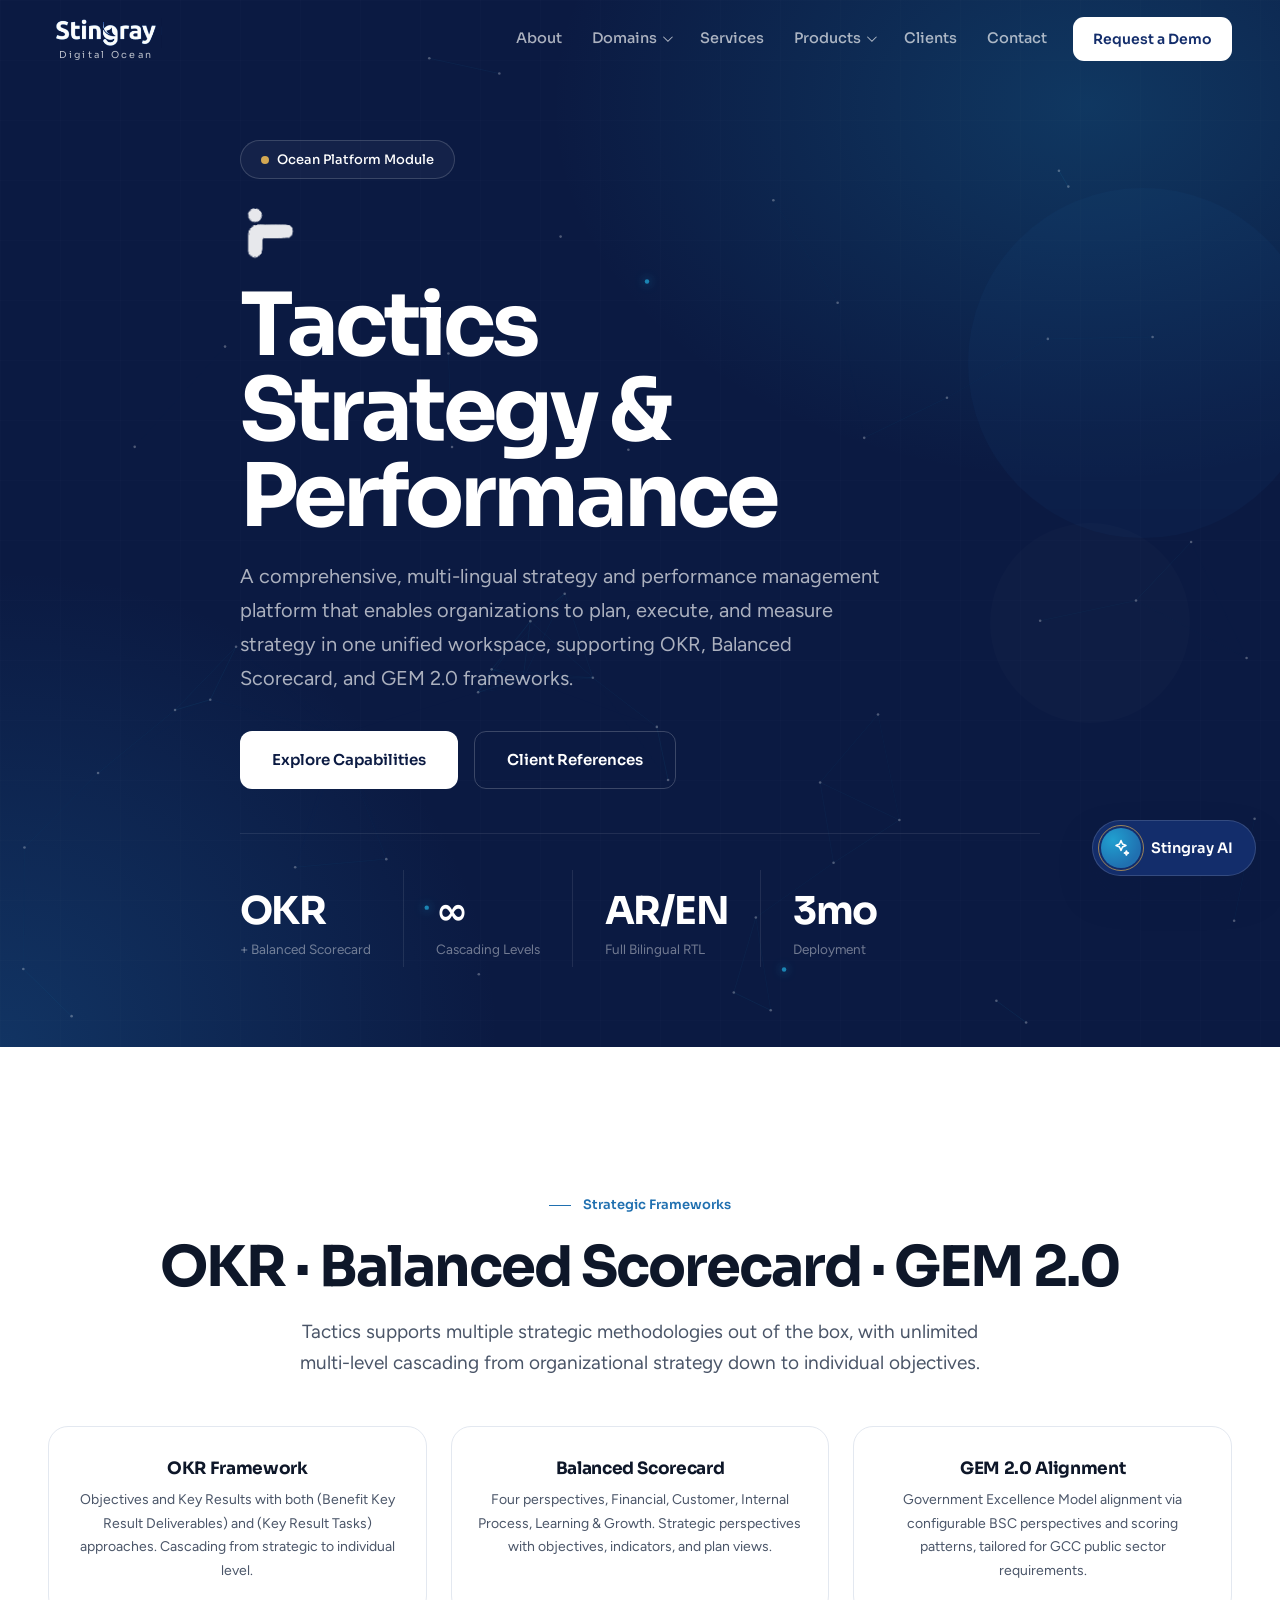
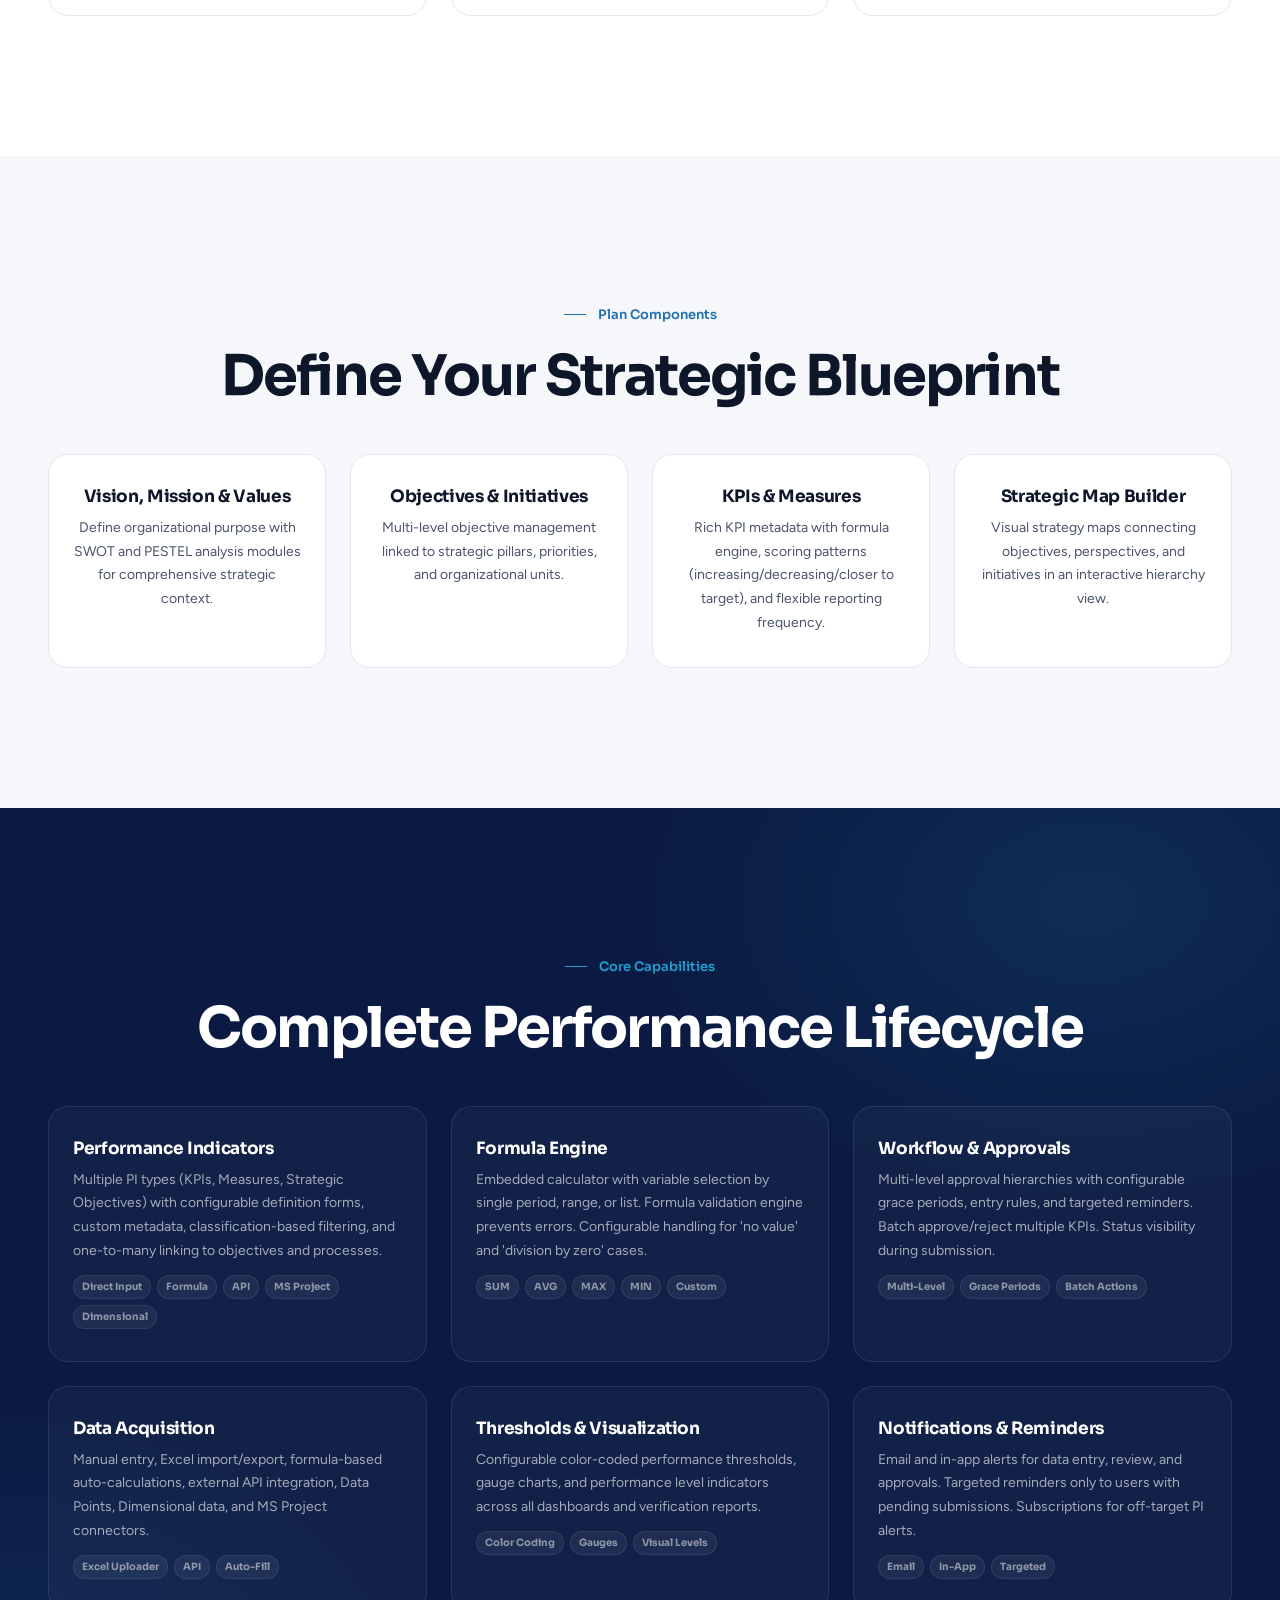
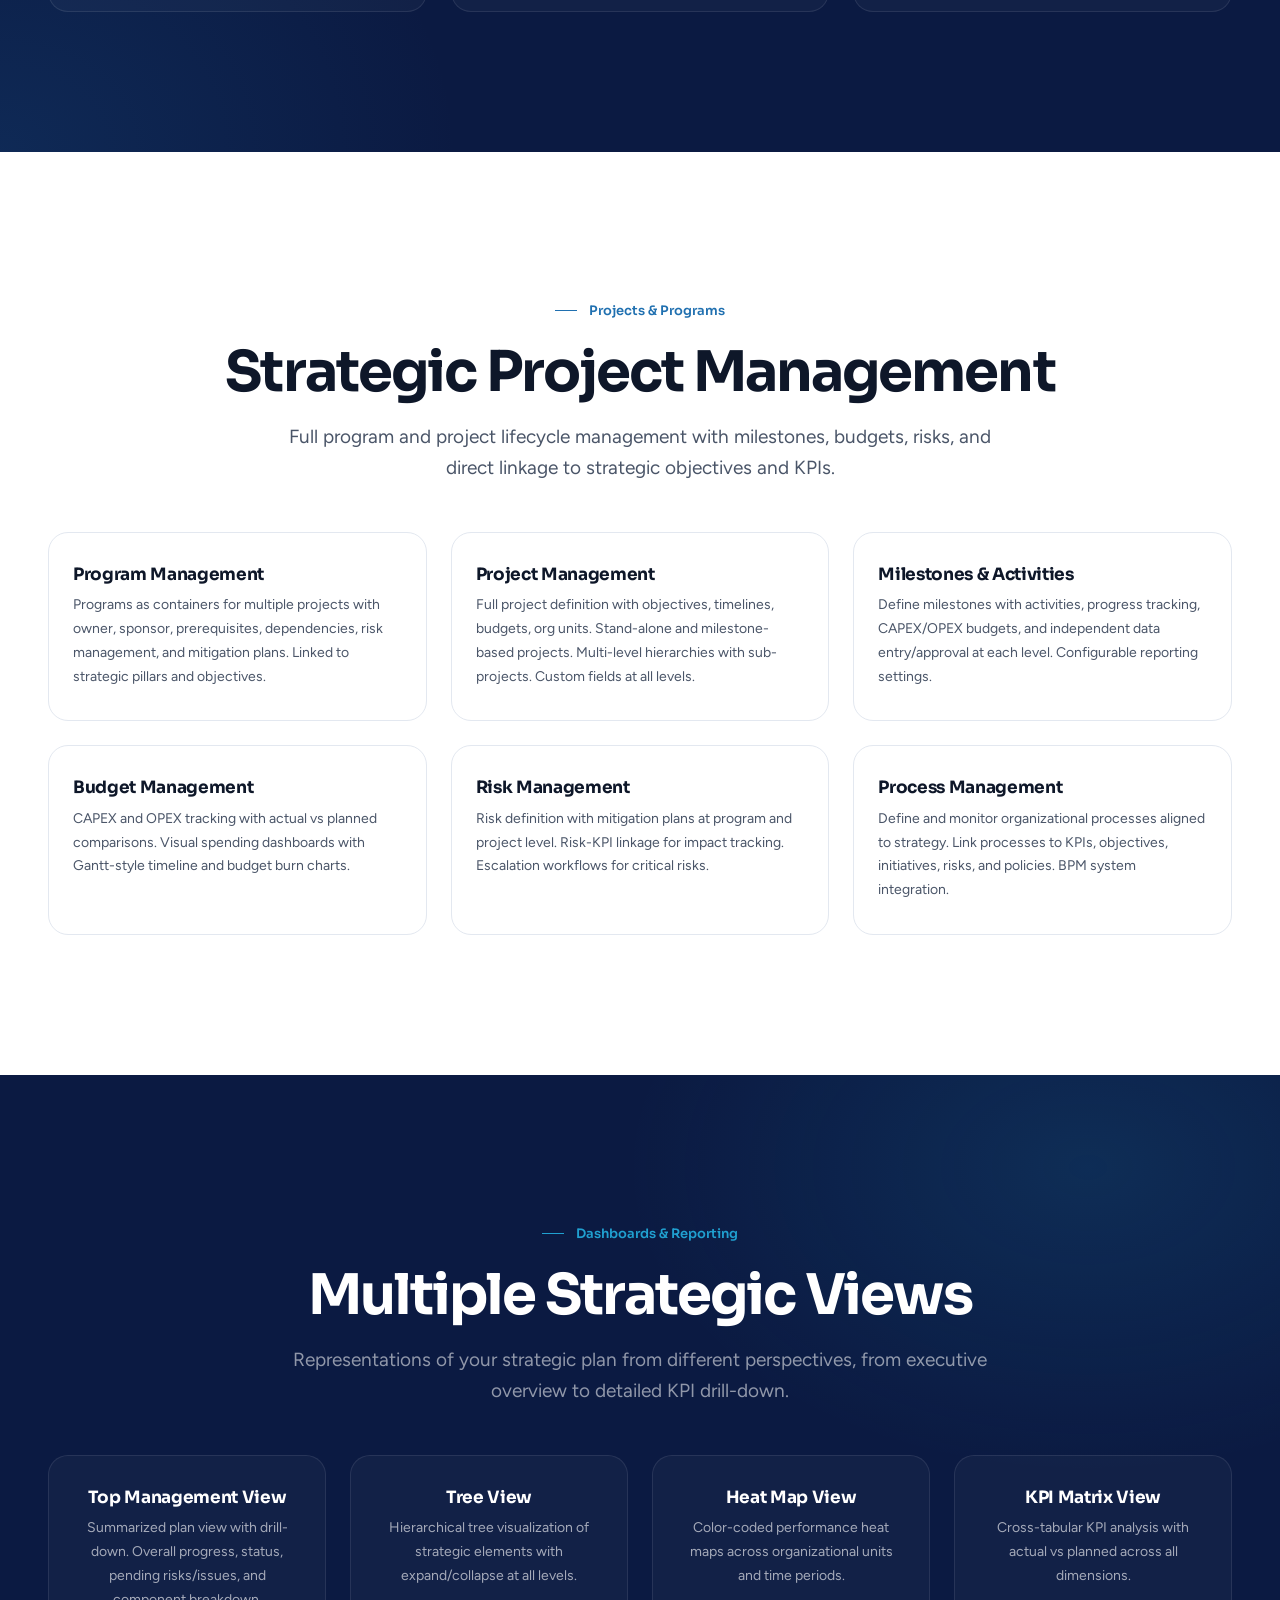
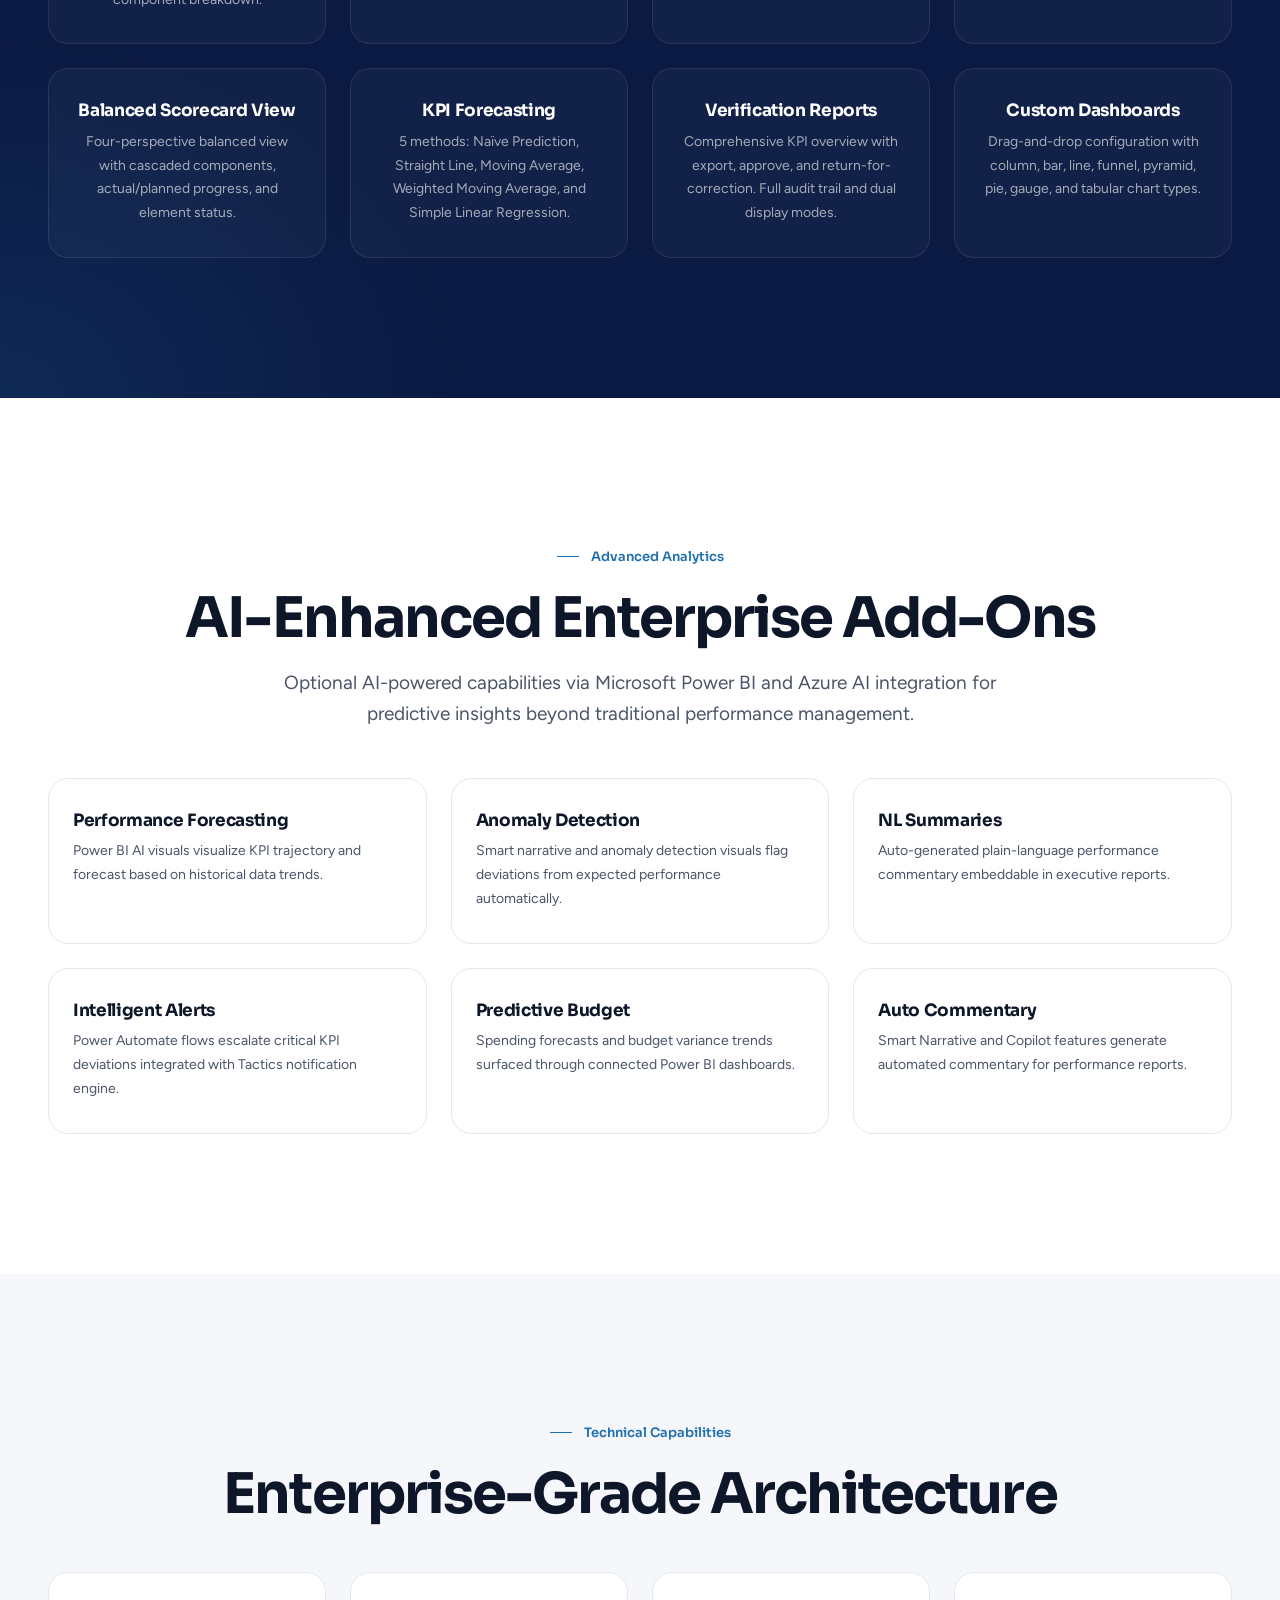
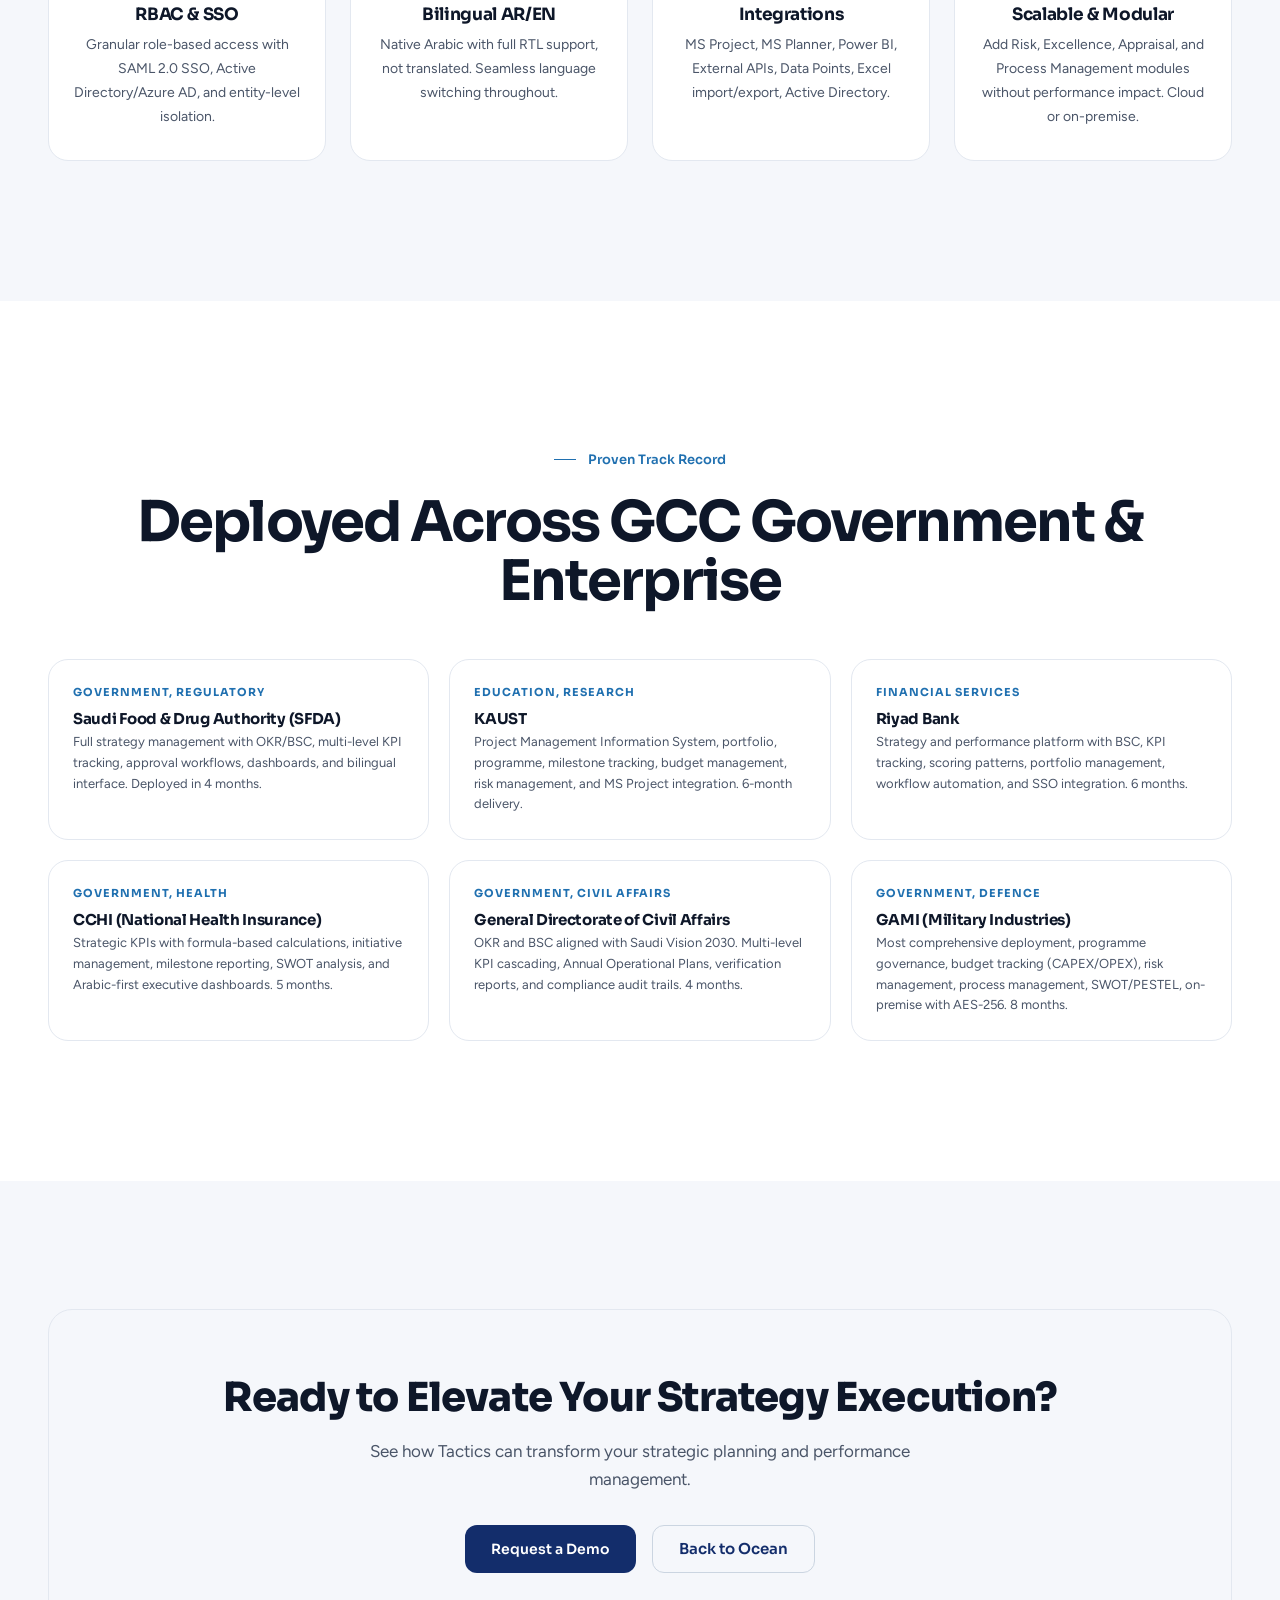
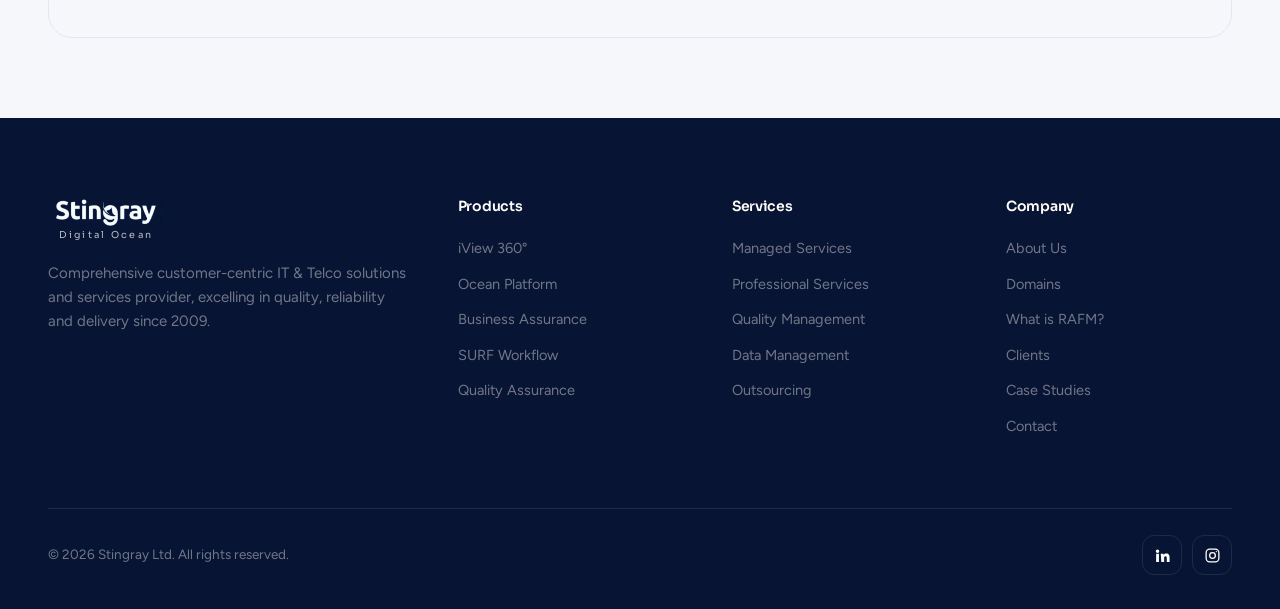
<file: tactics.html>
<!DOCTYPE html>
<html lang="en">
<head>
<meta charset="UTF-8">
<meta name="viewport" content="width=device-width, initial-scale=1.0">
<title>Tactics | Stingray LTD</title>


<style>
:root{--navy:#132D6B;--navy-mid:#163084;--brand-blue:#2070B0;--module-accent:#9B30FF;--module-accent-light:#B366FF;--brand-blue-light:#2575BC;--brand-blue-bright:#20A0D0;--gold:#D4A853;--coral:#E8734A;--white:#FFFFFF;--gray-50:#F1F5F9;--gray-100:#E2E8F0;--gray-200:#CBD5E1;--gray-400:#94A3B8;--gray-600:#475569;--gray-700:#334155;--text-dark:#0F172A;--text-body:#475569;--font-heading:'Plus Jakarta Sans',sans-serif;--font-body:'DM Sans',sans-serif;--max-w:1280px;--section-pad:100px 0}
*,*::before,*::after{box-sizing:border-box;margin:0;padding:0}html{scroll-behavior:smooth;font-size:16px}body{font-family:var(--font-body);color:var(--text-body);background:var(--white);overflow-x:hidden;-webkit-font-smoothing:antialiased}img{max-width:100%;display:block}a{color:inherit;text-decoration:none}h1,h2,h3,h4,h5,h6{font-family:var(--font-heading);color:var(--text-dark);line-height:1.2}
.container{max-width:var(--max-w);margin:0 auto;padding:0 32px}.sl{font-family:var(--font-heading);font-size:13px;font-weight:700;letter-spacing:3px;text-transform:uppercase;margin-bottom:16px}.st{font-size:clamp(32px,5vw,48px);font-weight:800;line-height:1.15;margin-bottom:20px}.sd{font-size:18px;line-height:1.7;max-width:720px;color:var(--gray-600)}.tc{text-align:center}.ma{margin-left:auto;margin-right:auto}
@keyframes fadeUp{from{opacity:0;transform:translateY(40px)}to{opacity:1;transform:translateY(0)}}@keyframes pulse{0%,100%{opacity:1}50%{opacity:.5}}@keyframes float{0%,100%{transform:translateY(0)}50%{transform:translateY(-10px)}}
.anim-up{opacity:0;animation:fadeUp .8s ease forwards}.ad1{animation-delay:.1s}.ad2{animation-delay:.2s}.ad3{animation-delay:.3s}.ad4{animation-delay:.4s}
.reveal{opacity:0;transform:translateY(30px);transition:all .7s cubic-bezier(.4,0,.2,1)}.reveal.visible{opacity:1;transform:translateY(0)}
nav{position:fixed;top:0;left:0;right:0;z-index:1000;padding:16px 0;transition:all .35s;background:rgba(11,29,66,.97);backdrop-filter:blur(20px)}nav.scrolled{background:rgba(19,45,107,.97);backdrop-filter:blur(20px);padding:10px 0;box-shadow:0 4px 30px rgba(0,0,0,.2)}nav .container{display:flex;align-items:center;justify-content:space-between}.nav-logo img{height:36px;width:auto}.nav-links{display:flex;gap:32px;list-style:none;align-items:center}.nav-links a{color:rgba(255,255,255,.75);font-size:14px;font-weight:500;transition:color .3s;font-family:var(--font-heading)}.nav-links a:hover{color:var(--white)}.nav-cta{background:var(--white)!important;color:var(--navy)!important;padding:10px 24px;border-radius:8px;font-weight:700!important}.hamburger{display:none;flex-direction:column;gap:5px;cursor:pointer;background:none;border:none;padding:4px}.hamburger span{width:24px;height:2px;background:var(--white);border-radius:2px}
.dark{background:var(--navy);position:relative;overflow:hidden;padding:var(--section-pad)}.dark::before{content:'';position:absolute;inset:0;background:radial-gradient(ellipse at 30% 20%,rgba(37,117,188,.2) 0%,transparent 50%),radial-gradient(ellipse at 70% 80%,rgba(32,160,208,.08) 0%,transparent 40%);pointer-events:none}.dark .sl{color:rgba(255,255,255,.5)}.dark .st{color:var(--white)}.dark .sd{color:rgba(255,255,255,.55)}.dark h3,.dark h4{color:var(--white)}.dark p{color:rgba(255,255,255,.55)}
.light{background:var(--white);padding:var(--section-pad)}.light.alt{background:var(--gray-50)}.light .sl{color:var(--module-accent)}
.btn-w{display:inline-flex;align-items:center;gap:8px;background:var(--white);color:var(--navy);padding:16px 32px;border-radius:12px;font-family:var(--font-heading);font-weight:700;font-size:15px;transition:all .3s;border:none;cursor:pointer}.btn-w:hover{background:rgba(255,255,255,.9);transform:translateY(-2px)}
.btn-o{display:inline-flex;align-items:center;gap:8px;background:transparent;color:var(--white);padding:16px 32px;border-radius:12px;font-family:var(--font-heading);font-weight:600;font-size:15px;border:1px solid rgba(255,255,255,.2);transition:all .3s;cursor:pointer}.btn-o:hover{border-color:rgba(255,255,255,.5)}
.btn-b{display:inline-flex;align-items:center;gap:8px;background:var(--module-accent);color:var(--white);padding:14px 28px;border-radius:10px;font-family:var(--font-heading);font-weight:700;font-size:14px;transition:all .3s;border:none;cursor:pointer}.btn-b:hover{background:var(--brand-blue-light);transform:translateY(-2px)}
#hero{min-height:90vh;display:flex;align-items:center;padding:140px 0 80px}.hero-grid-bg{position:absolute;inset:0;background-image:linear-gradient(rgba(255,255,255,.03) 1px,transparent 1px),linear-gradient(90deg,rgba(255,255,255,.03) 1px,transparent 1px);background-size:60px 60px}.hero-content{position:relative;z-index:2;max-width:800px}.hero-badge{display:inline-flex;align-items:center;gap:8px;background:rgba(155,48,255,.06);border:1px solid rgba(155,48,255,.2);border-radius:40px;padding:8px 20px;font-size:13px;font-weight:600;color:rgba(255,255,255,.8);margin-bottom:28px;font-family:var(--font-heading)}.hero-badge .dot{width:8px;height:8px;border-radius:50%;background:var(--module-accent-light);animation:pulse 2s infinite}#hero h1{font-size:clamp(38px,5.5vw,64px);font-weight:800;color:var(--white);line-height:1.08;margin-bottom:20px;letter-spacing:-1px}#hero .sub{font-size:19px;line-height:1.7;color:rgba(255,255,255,.55);max-width:640px;margin-bottom:36px}.hero-metrics{display:flex;gap:32px;flex-wrap:wrap;margin-top:44px;padding-top:36px;border-top:1px solid rgba(255,255,255,.08)}.hm{text-align:center;min-width:100px}.hm .v{font-size:36px;font-weight:800;color:var(--white);font-family:var(--font-heading);display:block}.hm .l{font-size:13px;color:rgba(255,255,255,.4);margin-top:4px;display:block}.hero-btns{display:flex;gap:16px;flex-wrap:wrap}.hero-shapes{position:absolute;right:-5%;top:10%;width:40%;height:80%;z-index:1}.shape{position:absolute;border-radius:50%}.shape-1{width:350px;height:350px;background:rgba(37,117,188,.15);top:10%;right:5%;animation:float 6s ease-in-out infinite}.shape-2{width:200px;height:200px;background:rgba(255,255,255,.04);top:50%;right:30%;animation:float 8s ease-in-out infinite 1s}

/* GRIDS */
.g4{display:grid;grid-template-columns:repeat(4,1fr);gap:24px;margin-top:48px}
.g3{display:grid;grid-template-columns:repeat(3,1fr);gap:24px;margin-top:48px}
.g2{display:grid;grid-template-columns:repeat(2,1fr);gap:24px;margin-top:48px}
.card-l{background:var(--white);border:1px solid var(--gray-100);border-radius:16px;padding:32px 24px;transition:all .3s}.card-l:hover{border-color:var(--module-accent);transform:translateY(-4px);box-shadow:0 8px 30px rgba(155,48,255,.1)}
.card-l .ci{font-size:28px;margin-bottom:12px;display:block}.card-l h4{font-size:17px;font-weight:700;margin-bottom:8px}.card-l p{font-size:14px;line-height:1.7;color:var(--gray-600)}
.card-d{background:rgba(255,255,255,.04);border:1px solid rgba(255,255,255,.08);border-radius:16px;padding:32px 24px;transition:all .4s}.card-d:hover{background:rgba(255,255,255,.07);border-color:rgba(255,255,255,.15);transform:translateY(-4px)}
.card-d .ci{font-size:28px;margin-bottom:12px;display:block}.card-d h4{font-size:17px;font-weight:700;color:var(--white);margin-bottom:8px}.card-d p{font-size:14px;color:rgba(255,255,255,.5);line-height:1.7}
.card-d .tags{display:flex;flex-wrap:wrap;gap:6px;margin-top:12px}.tag{font-size:10px;font-weight:700;padding:3px 8px;border-radius:4px;background:rgba(255,255,255,.06);color:rgba(255,255,255,.5);border:1px solid rgba(255,255,255,.08)}
/* References */
.ref-grid{display:grid;grid-template-columns:repeat(3,1fr);gap:20px;margin-top:48px}
.ref-card{background:var(--gray-50);border:1px solid var(--gray-100);border-radius:14px;padding:24px;transition:all .3s}.ref-card:hover{border-color:var(--module-accent);transform:translateY(-3px)}
.ref-card h5{font-size:15px;font-weight:700;margin-bottom:4px}.ref-card .sector{font-size:11px;font-weight:700;color:var(--brand-blue);letter-spacing:1px;text-transform:uppercase;margin-bottom:8px;display:block}.ref-card p{font-size:13px;color:var(--gray-600);line-height:1.6}
.cta-box{background:var(--gray-50);border-radius:24px;padding:64px 48px;border:1px solid var(--gray-100);text-align:center;margin-top:48px}.cta-box h2{font-size:clamp(28px,4vw,40px);font-weight:800;margin-bottom:16px}.cta-box p{font-size:17px;color:var(--gray-600);margin-bottom:32px;max-width:560px;margin-left:auto;margin-right:auto}.cta-btns{display:flex;gap:16px;justify-content:center;flex-wrap:wrap}
footer{background:var(--navy);padding:48px 0 24px;color:rgba(255,255,255,.5)}.footer-inner{display:flex;justify-content:space-between;align-items:center;flex-wrap:wrap;gap:16px}.footer-logo img{height:28px;width:auto}.footer-links{display:flex;gap:24px}.footer-links a{font-size:13px;color:rgba(255,255,255,.5);transition:color .3s;font-family:var(--font-heading)}.footer-links a:hover{color:var(--white)}.footer-copy{font-size:12px;color:rgba(255,255,255,.3);margin-top:24px;text-align:center;padding-top:24px;border-top:1px solid rgba(255,255,255,.06)}
@media(max-width:1024px){.g4,.ref-grid{grid-template-columns:repeat(2,1fr)}}
@media(max-width:768px){.nav-links{display:none}.hamburger{display:flex}nav.mobile-open .nav-links{display:flex;flex-direction:column;position:absolute;top:100%;left:0;right:0;background:rgba(19,45,107,.98);padding:24px 32px;gap:16px;border-top:1px solid rgba(255,255,255,.08)}.hero-metrics{flex-direction:column;gap:20px}.g4,.g3,.g2,.ref-grid{grid-template-columns:1fr}:root{--section-pad:64px 0}.footer-inner{flex-direction:column;text-align:center}}
</style>
<link rel="preconnect" href="https://fonts.googleapis.com"><link rel="preconnect" href="https://fonts.gstatic.com" crossorigin>
<link href="https://fonts.googleapis.com/css2?family=Sora:wght@300;400;500;600;700;800&family=Figtree:wght@400;500;600&display=swap" rel="stylesheet">
<link rel="stylesheet" href="stingray-v2.css">
<link rel="icon" href="favicon.ico" sizes="any">
<link rel="icon" type="image/png" sizes="32x32" href="favicon-32.png">
<link rel="apple-touch-icon" href="apple-touch-icon.png">
<meta name="theme-color" content="#0b1a42">
</head>
<body>
<div id="sr-pg"></div>
<header class="sr-nav" id="sr-nav"><div class="sr-w">
<a href="index.html" class="sr-logo lg-lock" aria-label="Stingray Digital Ocean home"><img src="[data-uri]" alt="Stingray"><span class="lg-sub">Digital Ocean</span></a>
<ul class="sr-links">
<li><a href="index.html#about">About</a></li>
<li class="sr-dd"><a href="index.html#domains">Domains <i class="sr-car"></i></a><div class="sr-mn"><a href="index.html#domains">All Domains</a><hr><a href="rafm.html">What is RAFM?</a><a href="autonomous-ba.html">Business Assurance</a><a href="autonomous-qa.html">Quality Assurance</a></div></li>
<li><a href="index.html#services">Services</a></li>
<li class="sr-dd"><a href="index.html#products">Products <i class="sr-car"></i></a><div class="sr-mn"><a href="index.html#products">All Products</a><hr><a href="iview360.html">iView 360°</a><a href="ocean.html">Ocean Platform</a><a href="sailor-ai.html">SAILOR AI</a><a href="surf.html">SURF Workflow</a><hr><a href="octopus.html">Octopus</a><a href="tasky.html">Tasky</a><a href="tactics.html" class="on">Tactics</a><a href="tracx.html">TraCx</a></div></li>
<li><a href="index.html#clients">Clients</a></li>
<li><a href="index.html#contact">Contact</a></li>
<li><a href="index.html#demo" class="sr-cta">Request a Demo</a></li>
</ul>
<button class="sr-burg" id="sr-burg" aria-label="Menu"><span></span><span></span><span></span></button>
</div></header>
<nav id="nav" hidden><div class="hamburger"></div><ul class="nav-links"></ul></nav>

<!-- HERO -->
<section id="hero" class="dark" style="padding:140px 0 80px">
<div class="hero-grid-bg"></div><div class="hero-shapes"><div class="shape shape-1"></div><div class="shape shape-2"></div></div>
<div class="container" style="position:relative;z-index:2"><div class="hero-content">
<div class="hero-badge anim-up"><span class="dot"></span> Ocean Platform Module</div>
<div class="anim-up" style="margin-bottom:20px"><img src="[data-uri]" alt="Tactics" style="height:56px;width:auto;filter:brightness(0) invert(1);opacity:.9"></div>
<h1 class="anim-up ad1">Tactics<br>Strategy & Performance</h1>
<p class="sub anim-up ad2">A comprehensive, multi-lingual strategy and performance management platform that enables organizations to plan, execute, and measure strategy in one unified workspace, supporting OKR, Balanced Scorecard, and GEM 2.0 frameworks.</p>
<div class="hero-btns anim-up ad3"><a href="#capabilities" class="btn-w">Explore Capabilities</a><a href="#references" class="btn-o">Client References</a></div>
<div class="hero-metrics anim-up ad4">
<div class="hm"><span class="v">OKR</span><span class="l">+ Balanced Scorecard</span></div>
<div class="hm"><span class="v">∞</span><span class="l">Cascading Levels</span></div>
<div class="hm"><span class="v">AR/EN</span><span class="l">Full Bilingual RTL</span></div>
<div class="hm"><span class="v">3mo</span><span class="l">Deployment</span></div>
</div>
</div></div>
</section>

<!-- FRAMEWORK SUPPORT -->
<section class="light">
<div class="container">
<div class="tc reveal"><div class="sl">Strategic Frameworks</div><h2 class="st">OKR · Balanced Scorecard · GEM 2.0</h2><p class="sd ma">Tactics supports multiple strategic methodologies out of the box, with unlimited multi-level cascading from organizational strategy down to individual objectives.</p></div>
<div class="g3">
<div class="card-l reveal tc"><h4>OKR Framework</h4><p>Objectives and Key Results with both (Benefit Key Result Deliverables) and (Key Result Tasks) approaches. Cascading from strategic to individual level.</p></div>
<div class="card-l reveal tc"><h4>Balanced Scorecard</h4><p>Four perspectives, Financial, Customer, Internal Process, Learning & Growth. Strategic perspectives with objectives, indicators, and plan views.</p></div>
<div class="card-l reveal tc"><h4>GEM 2.0 Alignment</h4><p>Government Excellence Model alignment via configurable BSC perspectives and scoring patterns, tailored for GCC public sector requirements.</p></div>
</div>
</div>
</section>

<!-- STRATEGIC PLAN COMPONENTS -->
<section class="light alt">
<div class="container">
<div class="tc reveal"><div class="sl">Plan Components</div><h2 class="st">Define Your Strategic Blueprint</h2></div>
<div class="g4">
<div class="card-l reveal tc"><h4>Vision, Mission & Values</h4><p>Define organizational purpose with SWOT and PESTEL analysis modules for comprehensive strategic context.</p></div>
<div class="card-l reveal tc"><h4>Objectives & Initiatives</h4><p>Multi-level objective management linked to strategic pillars, priorities, and organizational units.</p></div>
<div class="card-l reveal tc"><h4>KPIs & Measures</h4><p>Rich KPI metadata with formula engine, scoring patterns (increasing/decreasing/closer to target), and flexible reporting frequency.</p></div>
<div class="card-l reveal tc"><h4>Strategic Map Builder</h4><p>Visual strategy maps connecting objectives, perspectives, and initiatives in an interactive hierarchy view.</p></div>
</div>
</div>
</section>

<!-- CORE CAPABILITIES (DARK) -->
<section id="capabilities" class="dark">
<div class="container" style="position:relative;z-index:2">
<div class="tc reveal"><div class="sl">Core Capabilities</div><h2 class="st">Complete Performance Lifecycle</h2></div>
<div class="g3">
<div class="card-d reveal"><h4>Performance Indicators</h4><p>Multiple PI types (KPIs, Measures, Strategic Objectives) with configurable definition forms, custom metadata, classification-based filtering, and one-to-many linking to objectives and processes.</p><div class="tags"><span class="tag">Direct Input</span><span class="tag">Formula</span><span class="tag">API</span><span class="tag">MS Project</span><span class="tag">Dimensional</span></div></div>
<div class="card-d reveal"><h4>Formula Engine</h4><p>Embedded calculator with variable selection by single period, range, or list. Formula validation engine prevents errors. Configurable handling for 'no value' and 'division by zero' cases.</p><div class="tags"><span class="tag">SUM</span><span class="tag">AVG</span><span class="tag">MAX</span><span class="tag">MIN</span><span class="tag">Custom</span></div></div>
<div class="card-d reveal"><h4>Workflow & Approvals</h4><p>Multi-level approval hierarchies with configurable grace periods, entry rules, and targeted reminders. Batch approve/reject multiple KPIs. Status visibility during submission.</p><div class="tags"><span class="tag">Multi-Level</span><span class="tag">Grace Periods</span><span class="tag">Batch Actions</span></div></div>
<div class="card-d reveal"><h4>Data Acquisition</h4><p>Manual entry, Excel import/export, formula-based auto-calculations, external API integration, Data Points, Dimensional data, and MS Project connectors.</p><div class="tags"><span class="tag">Excel Uploader</span><span class="tag">API</span><span class="tag">Auto-Fill</span></div></div>
<div class="card-d reveal"><h4>Thresholds & Visualization</h4><p>Configurable color-coded performance thresholds, gauge charts, and performance level indicators across all dashboards and verification reports.</p><div class="tags"><span class="tag">Color Coding</span><span class="tag">Gauges</span><span class="tag">Visual Levels</span></div></div>
<div class="card-d reveal"><h4>Notifications & Reminders</h4><p>Email and in-app alerts for data entry, review, and approvals. Targeted reminders only to users with pending submissions. Subscriptions for off-target PI alerts.</p><div class="tags"><span class="tag">Email</span><span class="tag">In-App</span><span class="tag">Targeted</span></div></div>
</div>
</div>
</section>

<!-- PROJECTS & PROGRAMS -->
<section id="projects" class="light">
<div class="container">
<div class="tc reveal"><div class="sl">Projects & Programs</div><h2 class="st">Strategic Project Management</h2><p class="sd ma">Full program and project lifecycle management with milestones, budgets, risks, and direct linkage to strategic objectives and KPIs.</p></div>
<div class="g3">
<div class="card-l reveal"><h4>Program Management</h4><p>Programs as containers for multiple projects with owner, sponsor, prerequisites, dependencies, risk management, and mitigation plans. Linked to strategic pillars and objectives.</p></div>
<div class="card-l reveal"><h4>Project Management</h4><p>Full project definition with objectives, timelines, budgets, org units. Stand-alone and milestone-based projects. Multi-level hierarchies with sub-projects. Custom fields at all levels.</p></div>
<div class="card-l reveal"><h4>Milestones & Activities</h4><p>Define milestones with activities, progress tracking, CAPEX/OPEX budgets, and independent data entry/approval at each level. Configurable reporting settings.</p></div>
<div class="card-l reveal"><h4>Budget Management</h4><p>CAPEX and OPEX tracking with actual vs planned comparisons. Visual spending dashboards with Gantt-style timeline and budget burn charts.</p></div>
<div class="card-l reveal"><h4>Risk Management</h4><p>Risk definition with mitigation plans at program and project level. Risk-KPI linkage for impact tracking. Escalation workflows for critical risks.</p></div>
<div class="card-l reveal"><h4>Process Management</h4><p>Define and monitor organizational processes aligned to strategy. Link processes to KPIs, objectives, initiatives, risks, and policies. BPM system integration.</p></div>
</div>
</div>
</section>

<!-- DASHBOARDS & REPORTING -->
<section id="dashboards" class="dark">
<div class="container" style="position:relative;z-index:2">
<div class="tc reveal"><div class="sl">Dashboards & Reporting</div><h2 class="st">Multiple Strategic Views</h2><p class="sd ma" style="color:rgba(255,255,255,.55)">Representations of your strategic plan from different perspectives, from executive overview to detailed KPI drill-down.</p></div>
<div class="g4">
<div class="card-d reveal tc"><h4>Top Management View</h4><p>Summarized plan view with drill-down. Overall progress, status, pending risks/issues, and component breakdown.</p></div>
<div class="card-d reveal tc"><h4>Tree View</h4><p>Hierarchical tree visualization of strategic elements with expand/collapse at all levels.</p></div>
<div class="card-d reveal tc"><h4>Heat Map View</h4><p>Color-coded performance heat maps across organizational units and time periods.</p></div>
<div class="card-d reveal tc"><h4>KPI Matrix View</h4><p>Cross-tabular KPI analysis with actual vs planned across all dimensions.</p></div>
<div class="card-d reveal tc"><h4>Balanced Scorecard View</h4><p>Four-perspective balanced view with cascaded components, actual/planned progress, and element status.</p></div>
<div class="card-d reveal tc"><h4>KPI Forecasting</h4><p>5 methods: Naïve Prediction, Straight Line, Moving Average, Weighted Moving Average, and Simple Linear Regression.</p></div>
<div class="card-d reveal tc"><h4>Verification Reports</h4><p>Comprehensive KPI overview with export, approve, and return-for-correction. Full audit trail and dual display modes.</p></div>
<div class="card-d reveal tc"><h4>Custom Dashboards</h4><p>Drag-and-drop configuration with column, bar, line, funnel, pyramid, pie, gauge, and tabular chart types.</p></div>
</div>
</div>
</section>

<!-- ADVANCED ANALYTICS -->
<section class="light">
<div class="container">
<div class="tc reveal"><div class="sl">Advanced Analytics</div><h2 class="st">AI-Enhanced Enterprise Add-Ons</h2><p class="sd ma">Optional AI-powered capabilities via Microsoft Power BI and Azure AI integration for predictive insights beyond traditional performance management.</p></div>
<div class="g3">
<div class="card-l reveal"><h4>Performance Forecasting</h4><p>Power BI AI visuals visualize KPI trajectory and forecast based on historical data trends.</p></div>
<div class="card-l reveal"><h4>Anomaly Detection</h4><p>Smart narrative and anomaly detection visuals flag deviations from expected performance automatically.</p></div>
<div class="card-l reveal"><h4>NL Summaries</h4><p>Auto-generated plain-language performance commentary embeddable in executive reports.</p></div>
<div class="card-l reveal"><h4>Intelligent Alerts</h4><p>Power Automate flows escalate critical KPI deviations integrated with Tactics notification engine.</p></div>
<div class="card-l reveal"><h4>Predictive Budget</h4><p>Spending forecasts and budget variance trends surfaced through connected Power BI dashboards.</p></div>
<div class="card-l reveal"><h4>Auto Commentary</h4><p>Smart Narrative and Copilot features generate automated commentary for performance reports.</p></div>
</div>
</div>
</section>

<!-- TECHNICAL -->
<section class="light alt">
<div class="container">
<div class="tc reveal"><div class="sl">Technical Capabilities</div><h2 class="st">Enterprise-Grade Architecture</h2></div>
<div class="g4">
<div class="card-l reveal tc"><h4>RBAC & SSO</h4><p>Granular role-based access with SAML 2.0 SSO, Active Directory/Azure AD, and entity-level isolation.</p></div>
<div class="card-l reveal tc"><h4>Bilingual AR/EN</h4><p>Native Arabic with full RTL support, not translated. Seamless language switching throughout.</p></div>
<div class="card-l reveal tc"><h4>Integrations</h4><p>MS Project, MS Planner, Power BI, External APIs, Data Points, Excel import/export, Active Directory.</p></div>
<div class="card-l reveal tc"><h4>Scalable & Modular</h4><p>Add Risk, Excellence, Appraisal, and Process Management modules without performance impact. Cloud or on-premise.</p></div>
</div>
</div>
</section>

<!-- REFERENCES -->
<section id="references" class="light">
<div class="container">
<div class="tc reveal"><div class="sl">Proven Track Record</div><h2 class="st">Deployed Across GCC Government & Enterprise</h2></div>
<div class="ref-grid">
<div class="ref-card reveal"><span class="sector">Government, Regulatory</span><h5>Saudi Food & Drug Authority (SFDA)</h5><p>Full strategy management with OKR/BSC, multi-level KPI tracking, approval workflows, dashboards, and bilingual interface. Deployed in 4 months.</p></div>
<div class="ref-card reveal"><span class="sector">Education, Research</span><h5>KAUST</h5><p>Project Management Information System, portfolio, programme, milestone tracking, budget management, risk management, and MS Project integration. 6-month delivery.</p></div>
<div class="ref-card reveal"><span class="sector">Financial Services</span><h5>Riyad Bank</h5><p>Strategy and performance platform with BSC, KPI tracking, scoring patterns, portfolio management, workflow automation, and SSO integration. 6 months.</p></div>
<div class="ref-card reveal"><span class="sector">Government, Health</span><h5>CCHI (National Health Insurance)</h5><p>Strategic KPIs with formula-based calculations, initiative management, milestone reporting, SWOT analysis, and Arabic-first executive dashboards. 5 months.</p></div>
<div class="ref-card reveal"><span class="sector">Government, Civil Affairs</span><h5>General Directorate of Civil Affairs</h5><p>OKR and BSC aligned with Saudi Vision 2030. Multi-level KPI cascading, Annual Operational Plans, verification reports, and compliance audit trails. 4 months.</p></div>
<div class="ref-card reveal"><span class="sector">Government, Defence</span><h5>GAMI (Military Industries)</h5><p>Most comprehensive deployment, programme governance, budget tracking (CAPEX/OPEX), risk management, process management, SWOT/PESTEL, on-premise with AES-256. 8 months.</p></div>
</div>
</div>
</section>

<!-- CTA -->
<section id="cta" class="light alt" style="padding:80px 0">
<div class="container">
<div class="cta-box reveal">
<h2>Ready to Elevate Your Strategy Execution?</h2>
<p>See how Tactics can transform your strategic planning and performance management.</p>
<div class="cta-btns">
<a href="index.html#demo" class="btn-b">Request a Demo</a>

<a href="ocean.html" class="btn-o" style="color:var(--navy);border-color:var(--gray-200)">Back to Ocean</a>
</div>
</div>
</div>
</section>

<footer class="sr-foot"><div class="sr-w">
<div class="sr-fg">
<div><span class="lg-lock"><img src="[data-uri]" alt="Stingray" style="margin-bottom:0"><span class="lg-sub">Digital Ocean</span></span><p>Comprehensive customer-centric IT &amp; Telco solutions and services provider, excelling in quality, reliability and delivery since 2009.</p></div>
<div><h4>Products</h4><a href="iview360.html">iView 360°</a><a href="ocean.html">Ocean Platform</a><a href="autonomous-ba.html">Business Assurance</a><a href="surf.html">SURF Workflow</a><a href="autonomous-qa.html">Quality Assurance</a></div>
<div><h4>Services</h4><a href="index.html#services">Managed Services</a><a href="index.html#services">Professional Services</a><a href="index.html#services">Quality Management</a><a href="index.html#services">Data Management</a><a href="index.html#services">Outsourcing</a></div>
<div><h4>Company</h4><a href="index.html#about">About Us</a><a href="index.html#domains">Domains</a><a href="rafm.html">What is RAFM?</a><a href="index.html#clients">Clients</a><a href="index.html#case-studies">Case Studies</a><a href="index.html#contact">Contact</a></div>
</div>
<div class="sr-fb"><p>© 2026 Stingray Ltd. All rights reserved.</p><div class="sr-soc"><a href="http://uk.linkedin.com/company/stingray-ltd" target="_blank" rel="noopener" aria-label="LinkedIn"><svg viewBox="0 0 24 24" fill="currentColor" aria-hidden="true"><path d="M4.98 3.5a2.5 2.5 0 1 1 0 5 2.5 2.5 0 0 1 0-5zM3 9.5h4V21H3zM9.5 9.5h3.8v1.6h.1c.5-1 1.8-2 3.8-2 4 0 4.8 2.6 4.8 6V21h-4v-5.2c0-1.2 0-2.8-1.7-2.8s-2 1.3-2 2.7V21h-4z"/></svg></a><a href="https://www.instagram.com/stingrayltd/" target="_blank" rel="noopener" aria-label="Instagram"><svg viewBox="0 0 24 24" fill="none" stroke="currentColor" stroke-width="1.8" aria-hidden="true"><rect x="3" y="3" width="18" height="18" rx="5"/><circle cx="12" cy="12" r="4"/><circle cx="17.5" cy="6.5" r="1" fill="currentColor" stroke="none"/></svg></a></div></div>
</div></footer>
<script>
const nav=document.getElementById('nav');window.addEventListener('scroll',()=>{nav.classList.toggle('scrolled',window.scrollY>50)});
document.querySelectorAll('a[href^="#"]').forEach(a=>{a.addEventListener('click',e=>{e.preventDefault();const t=document.querySelector(a.getAttribute('href'));if(t){t.scrollIntoView({behavior:'smooth',block:'start'});nav.classList.remove('mobile-open')}})});
const observer=new IntersectionObserver(entries=>{entries.forEach(e=>{if(e.isIntersecting)e.target.classList.add("visible")})},{threshold:.1,rootMargin:"0px 0px -50px 0px"});
document.querySelectorAll(".reveal").forEach(el=>observer.observe(el));
</script>
<script src="stingray-v2.js" defer></script>
<script src="stingray-assistant.js" defer></script>
</body>
</html>
</file>
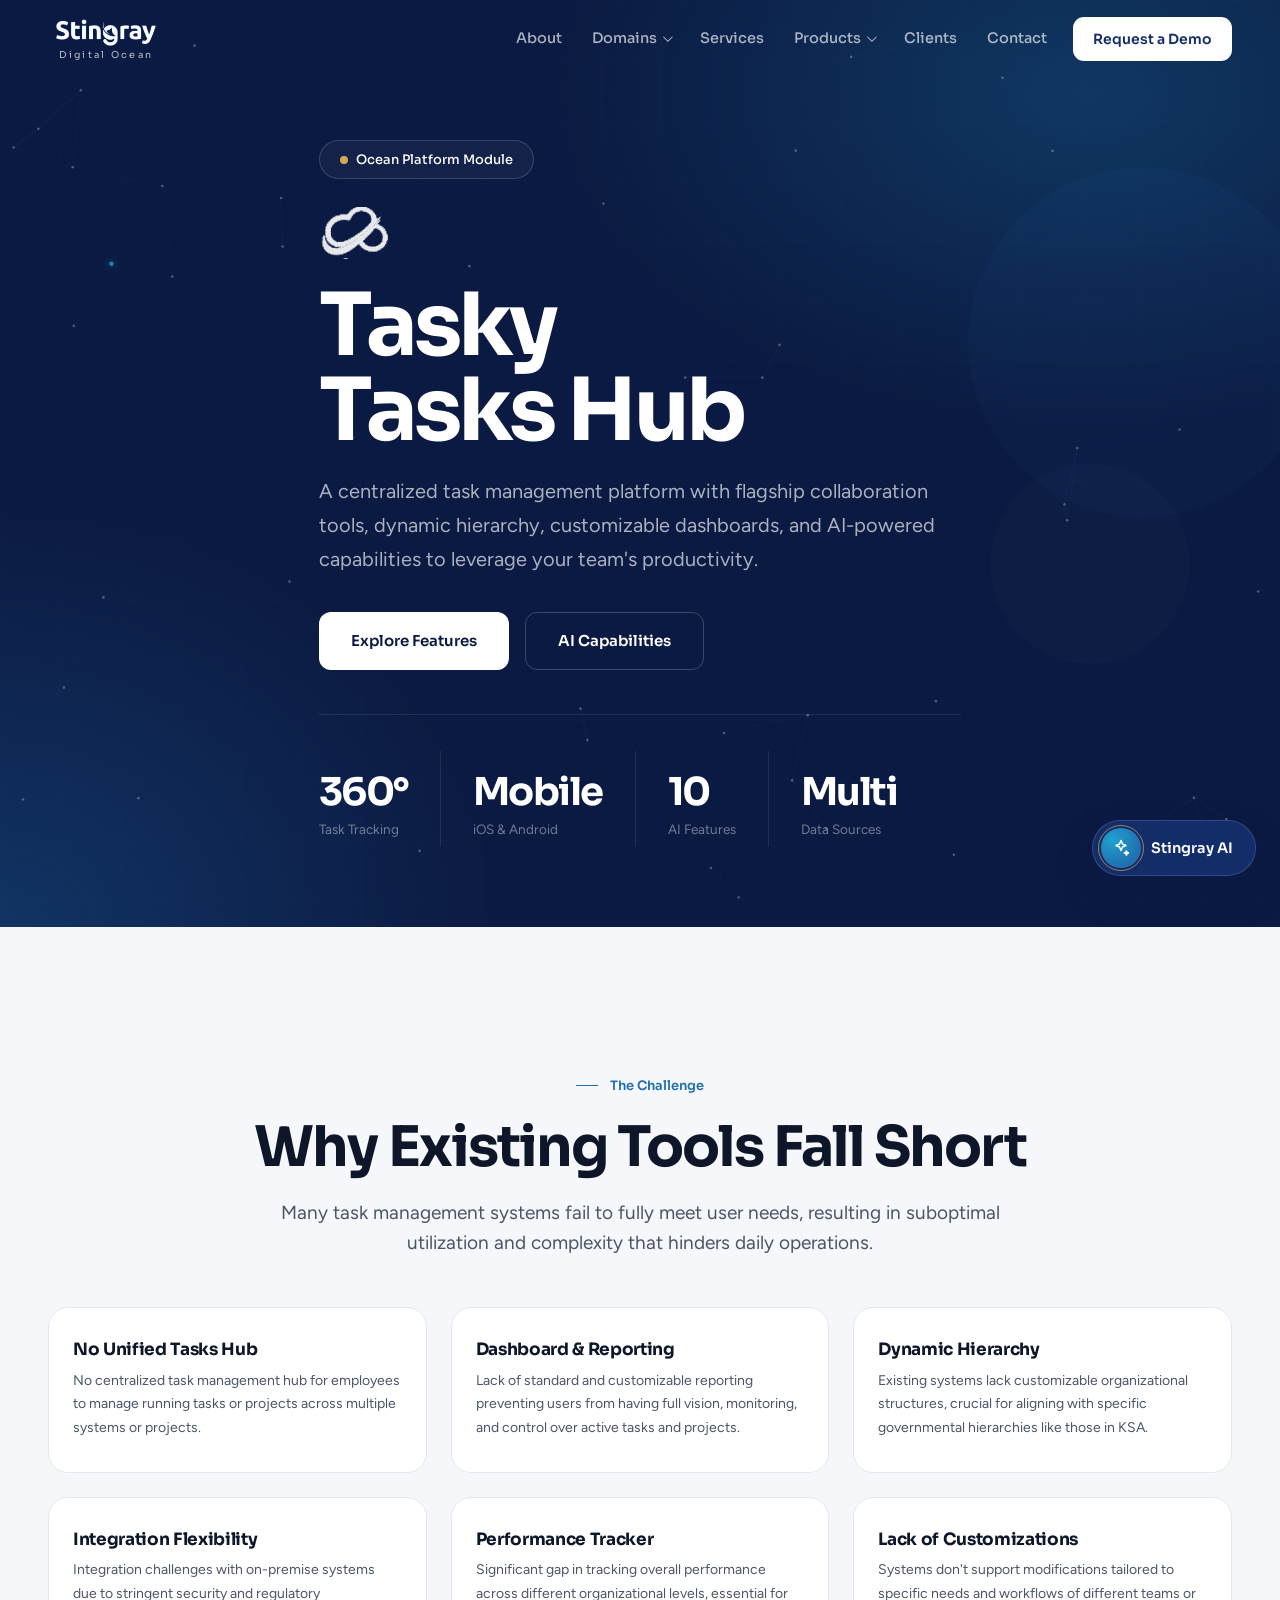
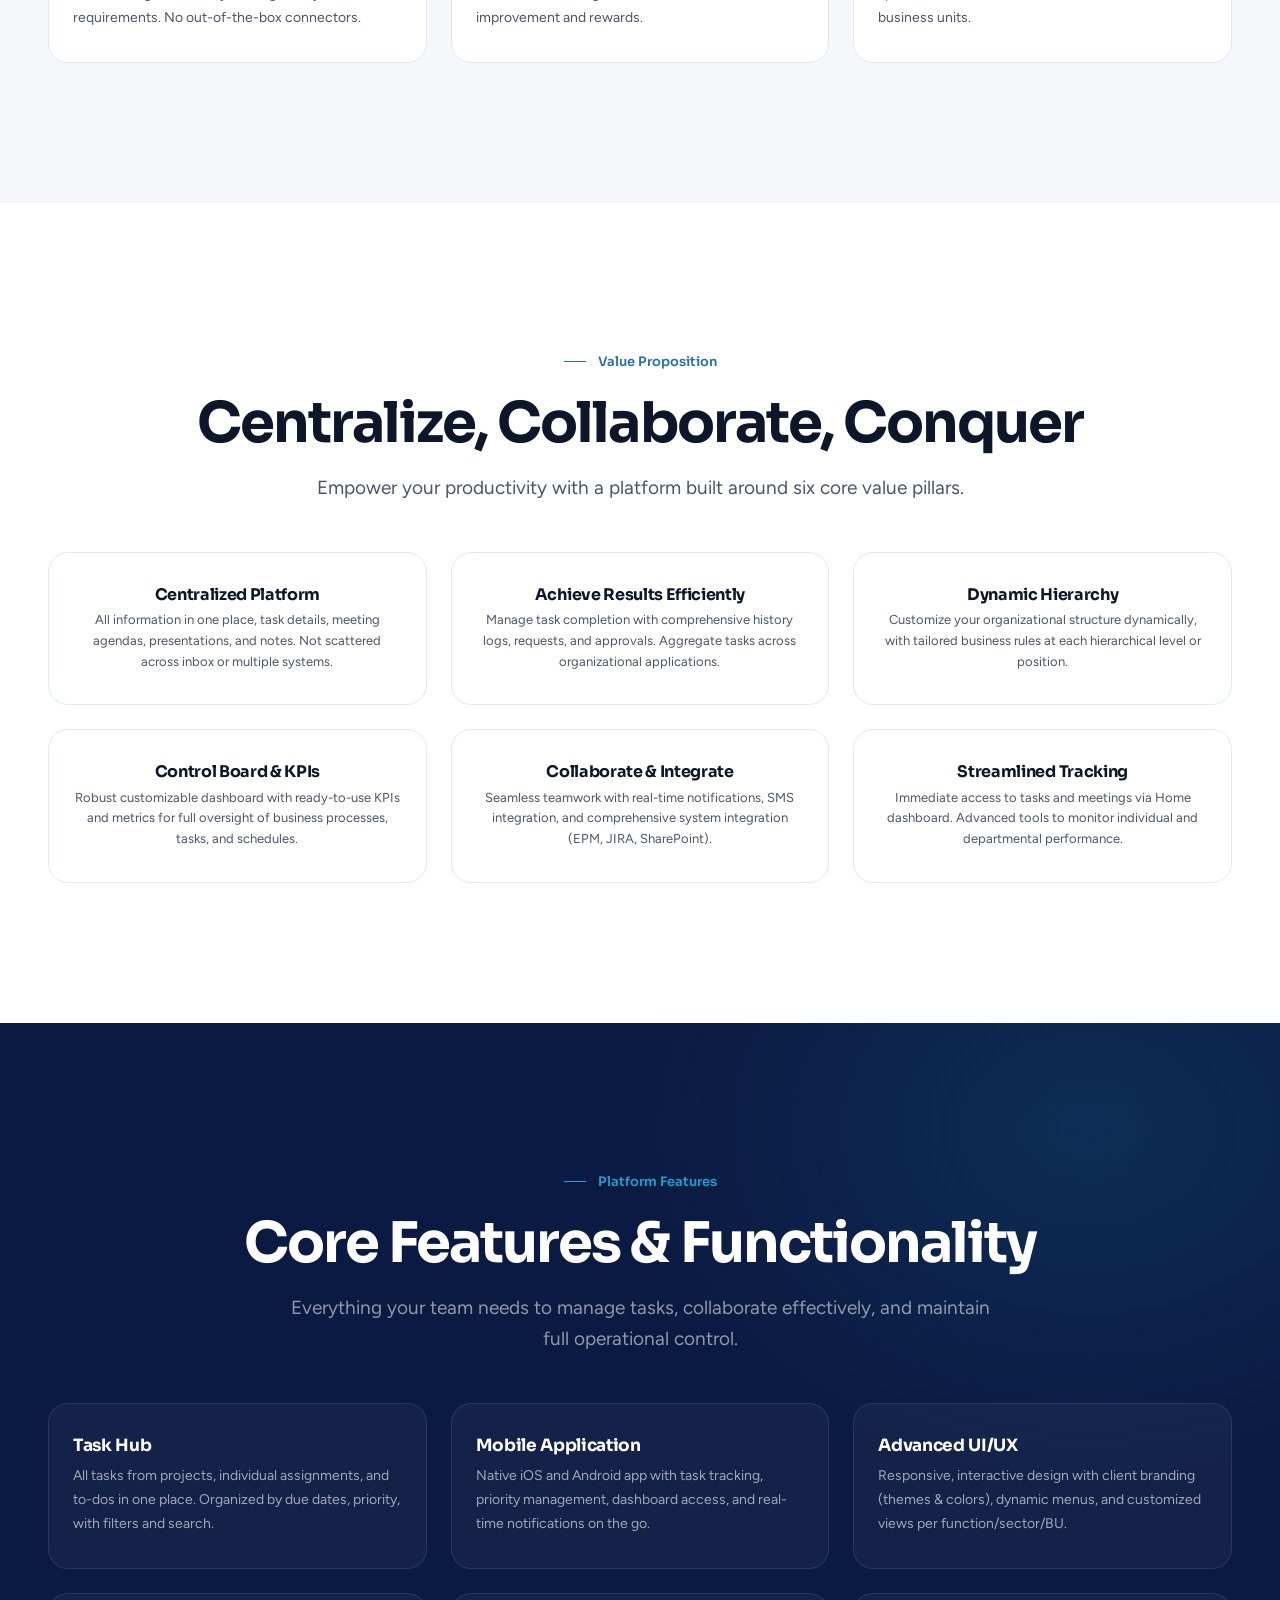
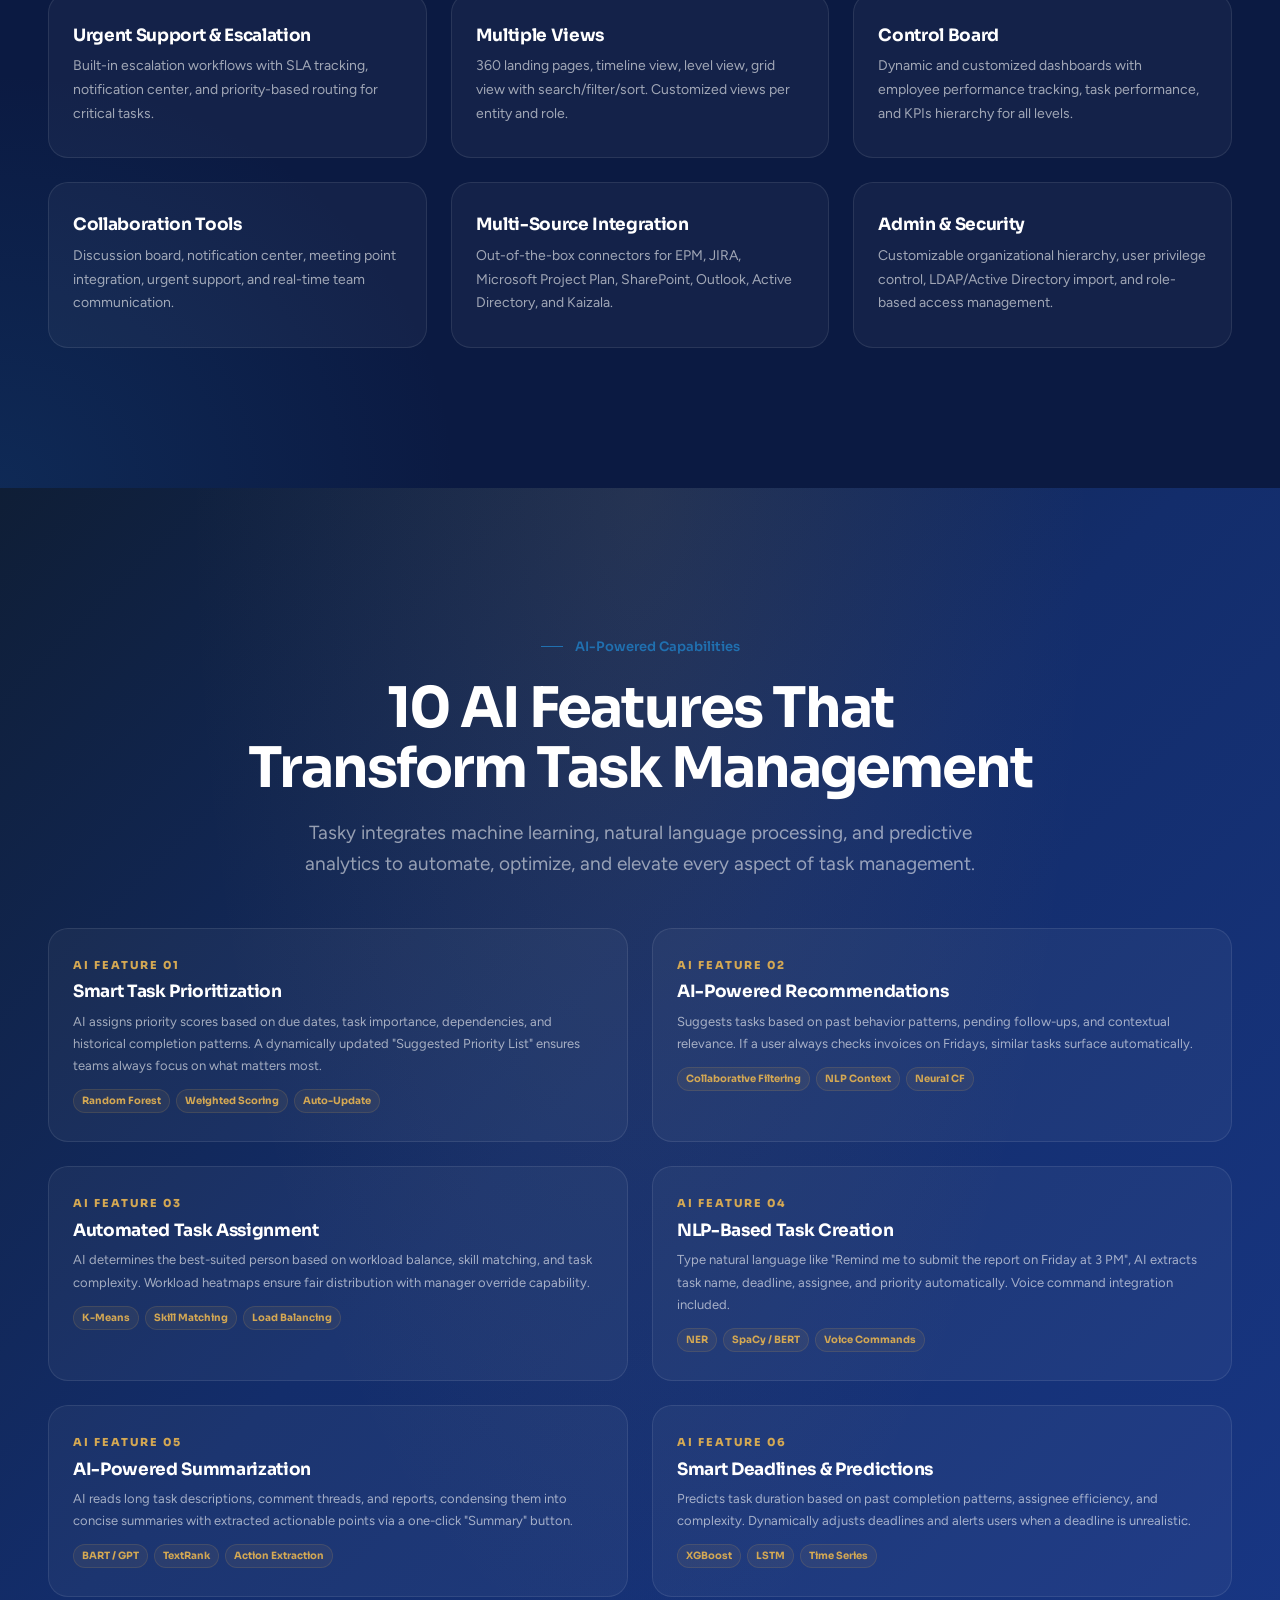
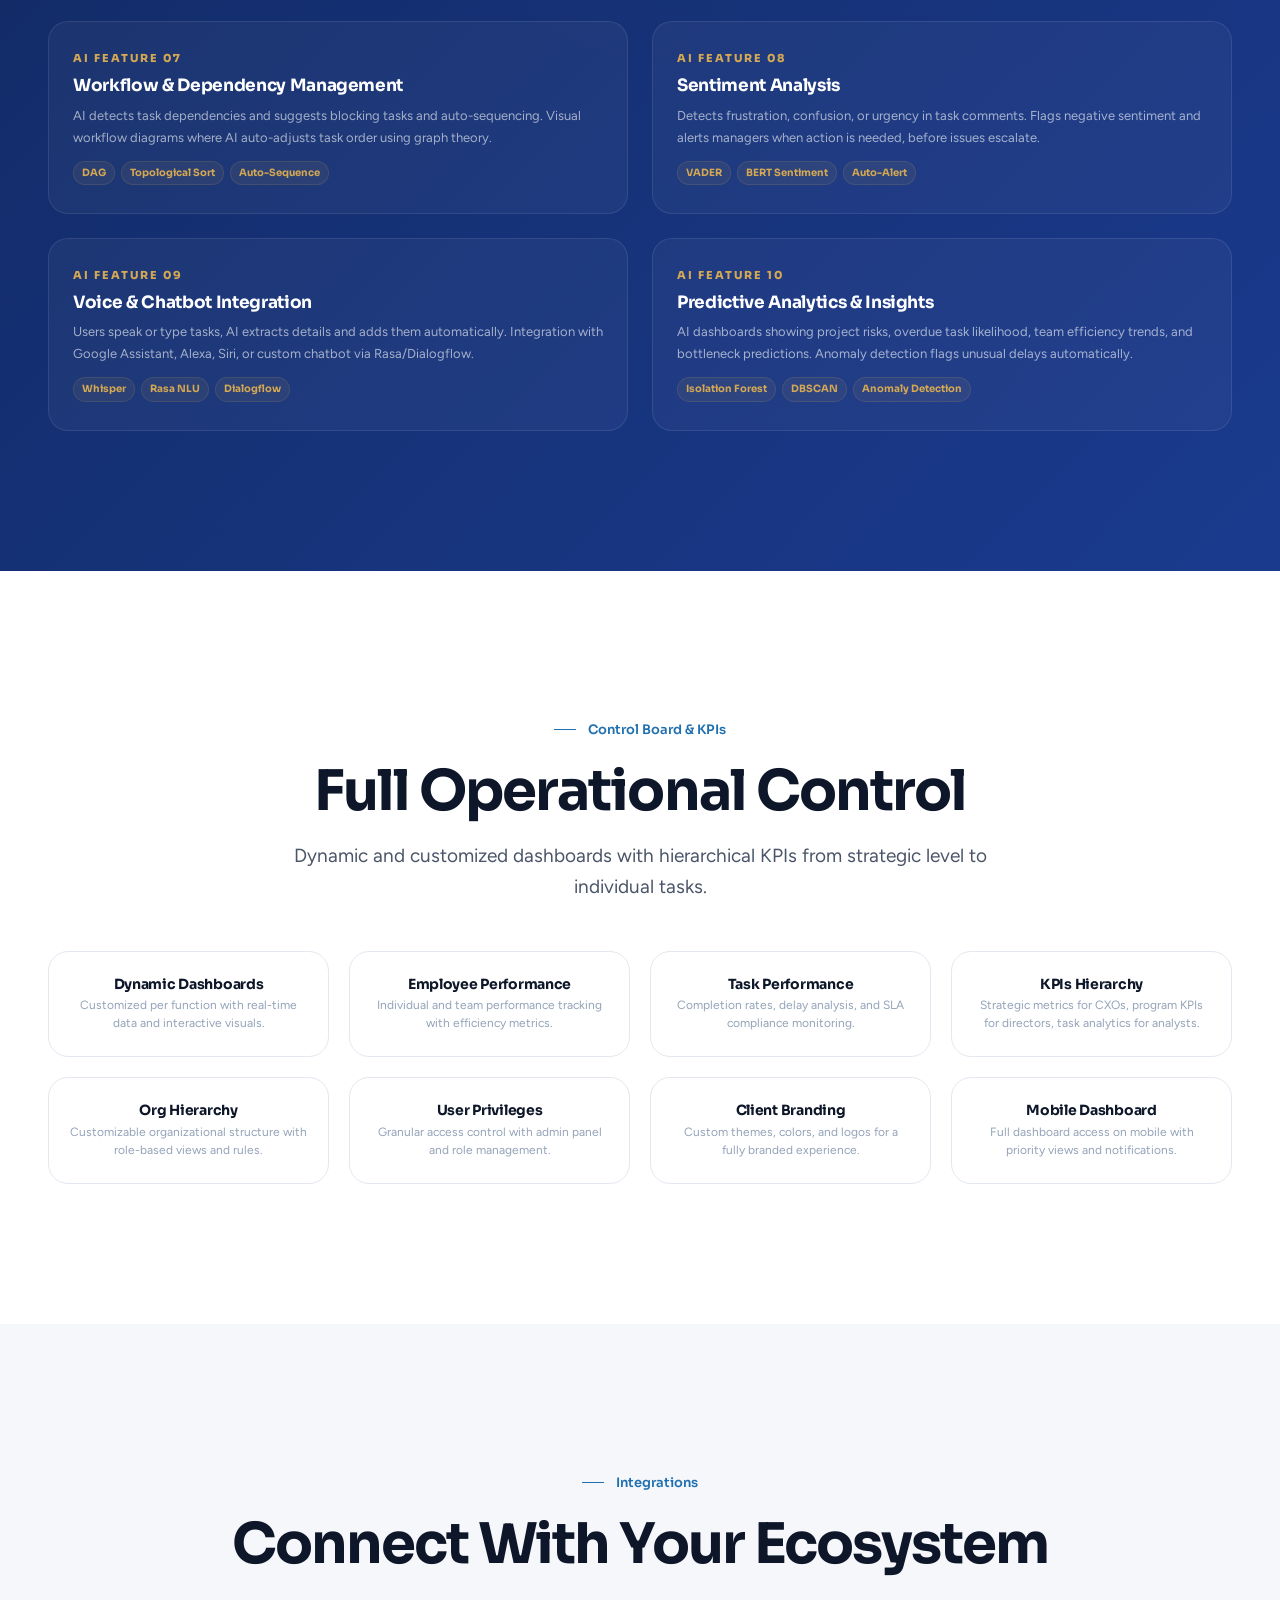
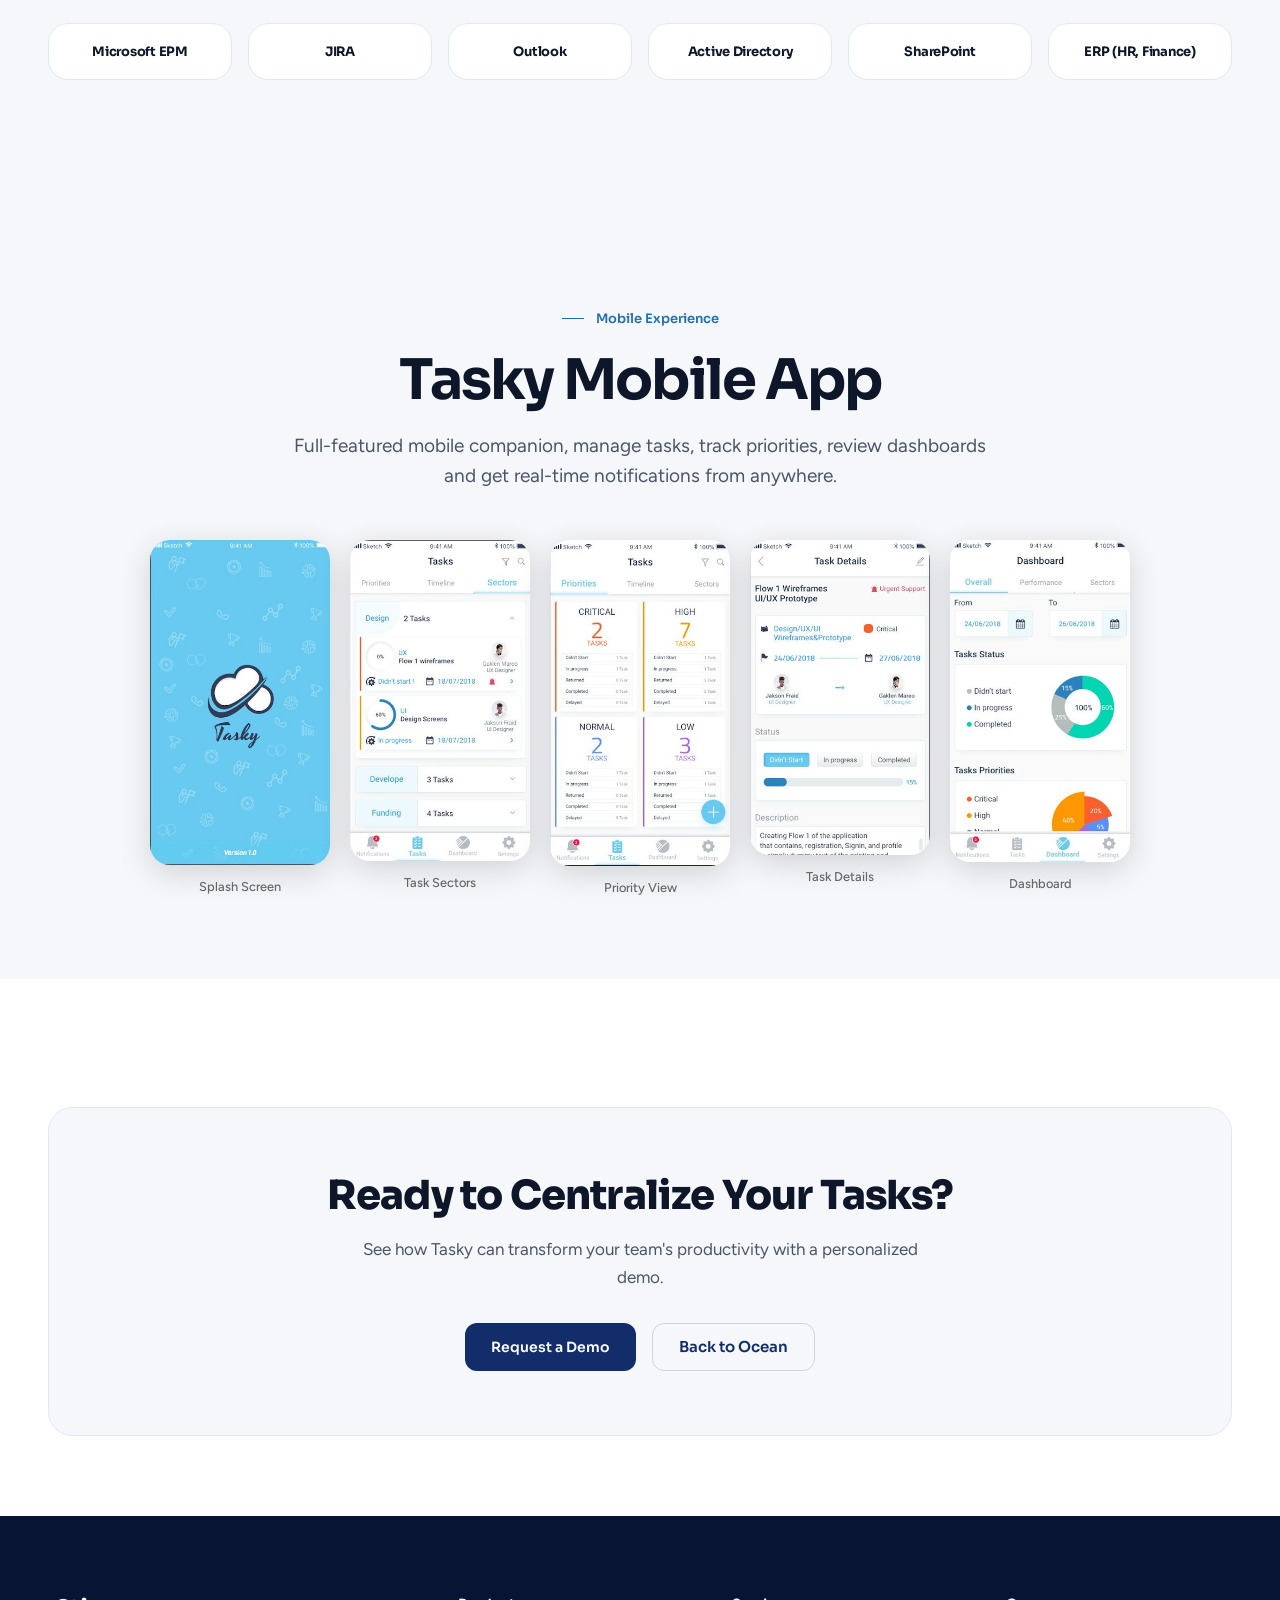
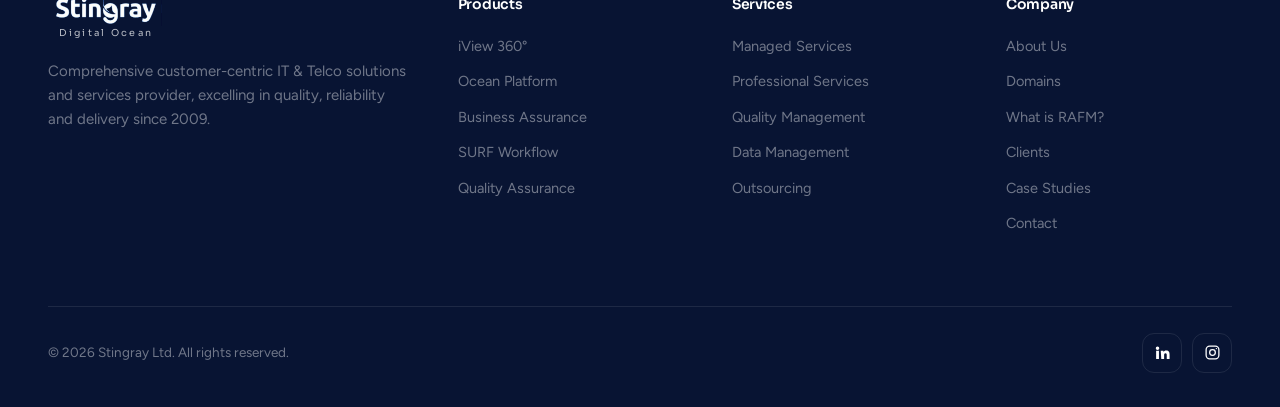
<file: tasky.html>
<!DOCTYPE html>
<html lang="en">
<head>
<meta charset="UTF-8">
<meta name="viewport" content="width=device-width, initial-scale=1.0">
<title>Tasky | Stingray LTD</title>


<style>
:root{--navy:#132D6B;--navy-mid:#163084;--brand-blue:#2070B0;--module-accent:#2D6B7F;--module-accent-light:#4A9BB5;--brand-blue-light:#2575BC;--brand-blue-bright:#20A0D0;--gold:#D4A853;--coral:#E8734A;--white:#FFFFFF;--gray-50:#F1F5F9;--gray-100:#E2E8F0;--gray-200:#CBD5E1;--gray-400:#94A3B8;--gray-600:#475569;--gray-700:#334155;--text-dark:#0F172A;--text-body:#475569;--font-heading:'Plus Jakarta Sans',sans-serif;--font-body:'DM Sans',sans-serif;--max-w:1280px;--section-pad:100px 0}
*,*::before,*::after{box-sizing:border-box;margin:0;padding:0}html{scroll-behavior:smooth;font-size:16px}body{font-family:var(--font-body);color:var(--text-body);background:var(--white);overflow-x:hidden;-webkit-font-smoothing:antialiased}img{max-width:100%;display:block}a{color:inherit;text-decoration:none}h1,h2,h3,h4,h5,h6{font-family:var(--font-heading);color:var(--text-dark);line-height:1.2}
.container{max-width:var(--max-w);margin:0 auto;padding:0 32px}
.sl{font-family:var(--font-heading);font-size:13px;font-weight:700;letter-spacing:3px;text-transform:uppercase;margin-bottom:16px}
.st{font-size:clamp(32px,5vw,48px);font-weight:800;line-height:1.15;margin-bottom:20px}
.sd{font-size:18px;line-height:1.7;max-width:720px;color:var(--gray-600)}
.tc{text-align:center}.ma{margin-left:auto;margin-right:auto}
@keyframes fadeUp{from{opacity:0;transform:translateY(40px)}to{opacity:1;transform:translateY(0)}}
@keyframes pulse{0%,100%{opacity:1}50%{opacity:.5}}
@keyframes float{0%,100%{transform:translateY(0)}50%{transform:translateY(-10px)}}
.anim-up{opacity:0;animation:fadeUp .8s ease forwards}.ad1{animation-delay:.1s}.ad2{animation-delay:.2s}.ad3{animation-delay:.3s}.ad4{animation-delay:.4s}
.reveal{opacity:0;transform:translateY(30px);transition:all .7s cubic-bezier(.4,0,.2,1)}.reveal.visible{opacity:1;transform:translateY(0)}

nav{position:fixed;top:0;left:0;right:0;z-index:1000;padding:16px 0;transition:all .35s;background:rgba(11,29,66,.97);backdrop-filter:blur(20px)}nav.scrolled{background:rgba(19,45,107,.97);backdrop-filter:blur(20px);padding:10px 0;box-shadow:0 4px 30px rgba(0,0,0,.2)}nav .container{display:flex;align-items:center;justify-content:space-between}.nav-logo img{height:36px;width:auto}.nav-links{display:flex;gap:32px;list-style:none;align-items:center}.nav-links a{color:rgba(255,255,255,.75);font-size:14px;font-weight:500;transition:color .3s;font-family:var(--font-heading)}.nav-links a:hover{color:var(--white)}.nav-cta{background:var(--white)!important;color:var(--navy)!important;padding:10px 24px;border-radius:8px;font-weight:700!important}.hamburger{display:none;flex-direction:column;gap:5px;cursor:pointer;background:none;border:none;padding:4px}.hamburger span{width:24px;height:2px;background:var(--white);border-radius:2px}

.dark{background:var(--navy);position:relative;overflow:hidden;padding:var(--section-pad)}.dark::before{content:'';position:absolute;inset:0;background:radial-gradient(ellipse at 30% 20%,rgba(37,117,188,.2) 0%,transparent 50%),radial-gradient(ellipse at 70% 80%,rgba(32,160,208,.08) 0%,transparent 40%);pointer-events:none}.dark .sl{color:rgba(255,255,255,.5)}.dark .st{color:var(--white)}.dark .sd{color:rgba(255,255,255,.55)}.dark h3,.dark h4{color:var(--white)}.dark p{color:rgba(255,255,255,.55)}
.light{background:var(--white);padding:var(--section-pad)}.light.alt{background:var(--gray-50)}.light .sl{color:var(--module-accent)}

.btn-w{display:inline-flex;align-items:center;gap:8px;background:var(--white);color:var(--navy);padding:16px 32px;border-radius:12px;font-family:var(--font-heading);font-weight:700;font-size:15px;transition:all .3s;border:none;cursor:pointer}.btn-w:hover{background:rgba(255,255,255,.9);transform:translateY(-2px);box-shadow:0 8px 30px rgba(255,255,255,.15)}
.btn-o{display:inline-flex;align-items:center;gap:8px;background:transparent;color:var(--white);padding:16px 32px;border-radius:12px;font-family:var(--font-heading);font-weight:600;font-size:15px;border:1px solid rgba(255,255,255,.2);transition:all .3s;cursor:pointer}.btn-o:hover{border-color:rgba(255,255,255,.5);background:rgba(255,255,255,.05)}
.btn-b{display:inline-flex;align-items:center;gap:8px;background:var(--module-accent);color:var(--white);padding:14px 28px;border-radius:10px;font-family:var(--font-heading);font-weight:700;font-size:14px;transition:all .3s;border:none;cursor:pointer}.btn-b:hover{background:var(--brand-blue-light);transform:translateY(-2px)}

/* HERO */
#hero{min-height:90vh;display:flex;align-items:center;padding:140px 0 80px}
.hero-grid-bg{position:absolute;inset:0;background-image:linear-gradient(rgba(255,255,255,.03) 1px,transparent 1px),linear-gradient(90deg,rgba(255,255,255,.03) 1px,transparent 1px);background-size:60px 60px}
.hero-content{position:relative;z-index:2;max-width:800px}
.hero-badge{display:inline-flex;align-items:center;gap:8px;background:rgba(255,255,255,.06);border:1px solid rgba(255,255,255,.12);border-radius:40px;padding:8px 20px;font-size:13px;font-weight:600;color:rgba(255,255,255,.8);margin-bottom:28px;font-family:var(--font-heading)}
.hero-badge .dot{width:8px;height:8px;border-radius:50%;background:var(--module-accent-light);animation:pulse 2s infinite}
#hero h1{font-size:clamp(38px,5.5vw,64px);font-weight:800;color:var(--white);line-height:1.08;margin-bottom:20px;letter-spacing:-1px}
#hero .sub{font-size:19px;line-height:1.7;color:rgba(255,255,255,.55);max-width:640px;margin-bottom:36px}
.hero-metrics{display:flex;gap:32px;flex-wrap:wrap;margin-top:44px;padding-top:36px;border-top:1px solid rgba(255,255,255,.08)}
.hm{text-align:center;min-width:100px}.hm .v{font-size:36px;font-weight:800;color:var(--white);font-family:var(--font-heading);display:block}.hm .l{font-size:13px;color:rgba(255,255,255,.4);margin-top:4px;display:block}
.hero-btns{display:flex;gap:16px;flex-wrap:wrap}
.hero-shapes{position:absolute;right:-5%;top:10%;width:40%;height:80%;z-index:1}.shape{position:absolute;border-radius:50%}.shape-1{width:350px;height:350px;background:rgba(37,117,188,.15);top:10%;right:5%;animation:float 6s ease-in-out infinite}.shape-2{width:200px;height:200px;background:rgba(255,255,255,.04);top:50%;right:30%;animation:float 8s ease-in-out infinite 1s}

/* PROBLEM CARDS */
.problem-grid{display:grid;grid-template-columns:repeat(3,1fr);gap:24px;margin-top:48px}
.pcard{background:var(--white);border:1px solid var(--gray-100);border-radius:16px;padding:32px 24px;transition:all .3s;position:relative;overflow:hidden}
.pcard::before{content:'';position:absolute;top:0;left:0;right:0;height:4px;background:var(--coral);transform:scaleX(0);transition:transform .4s;transform-origin:left}
.pcard:hover::before{transform:scaleX(1)}.pcard:hover{transform:translateY(-4px);box-shadow:0 12px 40px rgba(0,0,0,.06)}
.pcard .pi{font-size:28px;margin-bottom:12px;display:block}.pcard h4{font-size:17px;font-weight:700;margin-bottom:8px}.pcard p{font-size:14px;line-height:1.7;color:var(--gray-600)}

/* VALUE PROP */
.vp-grid{display:grid;grid-template-columns:repeat(3,1fr);gap:24px;margin-top:48px}
.vp{background:var(--gray-50);border:1px solid var(--gray-100);border-radius:16px;padding:32px 24px;text-align:center;transition:all .3s}
.vp:hover{border-color:var(--brand-blue);transform:translateY(-4px);box-shadow:0 8px 30px rgba(32,112,176,.08)}
.vp .vi{font-size:32px;margin-bottom:12px;display:block}.vp h4{font-size:16px;font-weight:700;margin-bottom:6px}.vp p{font-size:13px;line-height:1.6;color:var(--gray-600)}

/* FEATURES */
.feat-grid{display:grid;grid-template-columns:repeat(3,1fr);gap:24px;margin-top:48px}
.fcard{background:rgba(255,255,255,.04);border:1px solid rgba(255,255,255,.08);border-radius:16px;padding:32px 24px;transition:all .4s}
.fcard:hover{background:rgba(255,255,255,.07);border-color:rgba(255,255,255,.15);transform:translateY(-4px)}
.fcard .fi{font-size:28px;margin-bottom:12px;display:block}.fcard h4{font-size:17px;font-weight:700;color:var(--white);margin-bottom:8px}.fcard p{font-size:14px;color:rgba(255,255,255,.5);line-height:1.7}

/* AI FEATURES (special highlight) */
.ai-section{background:linear-gradient(135deg,#0F1E36,#132D6B 40%,#1A3A8E);padding:var(--section-pad);position:relative;overflow:hidden}
.ai-section::before{content:'';position:absolute;inset:0;background:radial-gradient(ellipse at 50% 0%,rgba(212,168,83,.1) 0%,transparent 50%);pointer-events:none}
.ai-section .sl{color:var(--gold)}.ai-section .st{color:var(--white)}
.ai-grid{display:grid;grid-template-columns:repeat(2,1fr);gap:24px;margin-top:48px}
.ai-card{background:rgba(255,255,255,.03);border:1px solid rgba(212,168,83,.12);border-radius:16px;padding:28px 24px;transition:all .4s;position:relative;overflow:hidden}
.ai-card::before{content:'';position:absolute;top:0;left:0;right:0;height:3px;background:linear-gradient(90deg,var(--gold),rgba(212,168,83,.3));transform:scaleX(0);transition:transform .4s;transform-origin:left}
.ai-card:hover::before{transform:scaleX(1)}
.ai-card:hover{background:rgba(212,168,83,.04);border-color:rgba(212,168,83,.2);transform:translateY(-4px)}
.ai-card .ai-num{font-size:11px;font-weight:800;color:var(--gold);letter-spacing:2px;margin-bottom:8px;display:block;font-family:var(--font-heading)}
.ai-card h4{font-size:17px;font-weight:700;color:var(--white);margin-bottom:8px}
.ai-card p{font-size:13px;color:rgba(255,255,255,.5);line-height:1.7}
.ai-card .ai-tags{display:flex;flex-wrap:wrap;gap:6px;margin-top:12px}
.ai-tag{font-size:10px;font-weight:700;padding:3px 8px;border-radius:4px;background:rgba(212,168,83,.08);color:var(--gold);border:1px solid rgba(212,168,83,.15)}

/* INTEGRATION */
.int-grid{display:grid;grid-template-columns:repeat(6,1fr);gap:16px;margin-top:48px}
.int-chip{background:var(--gray-50);border:1px solid var(--gray-100);border-radius:12px;padding:20px 16px;text-align:center;transition:all .3s}
.int-chip:hover{border-color:var(--module-accent);transform:translateY(-2px)}
.int-chip .ii{font-size:24px;margin-bottom:8px;display:block}
.int-chip h5{font-size:13px;font-weight:700}

/* CONTROL BOARD */
.cb-grid{display:grid;grid-template-columns:repeat(4,1fr);gap:20px;margin-top:48px}
.cb-card{background:var(--white);border:1px solid var(--gray-100);border-radius:14px;padding:24px 20px;text-align:center;transition:all .3s}
.cb-card:hover{border-color:var(--module-accent);transform:translateY(-3px);box-shadow:0 8px 24px rgba(0,0,0,.06)}
.cb-card .ci{font-size:28px;margin-bottom:8px;display:block}
.cb-card h5{font-size:14px;font-weight:700;margin-bottom:4px}
.cb-card p{font-size:12px;color:var(--gray-400);line-height:1.5}

/* CTA */
.cta-box{background:var(--gray-50);border-radius:24px;padding:64px 48px;border:1px solid var(--gray-100);text-align:center;margin-top:48px}
.cta-box h2{font-size:clamp(28px,4vw,40px);font-weight:800;margin-bottom:16px}
.cta-box p{font-size:17px;color:var(--gray-600);margin-bottom:32px;max-width:560px;margin-left:auto;margin-right:auto}
.cta-btns{display:flex;gap:16px;justify-content:center;flex-wrap:wrap}

footer{background:var(--navy);padding:48px 0 24px;color:rgba(255,255,255,.5)}.footer-inner{display:flex;justify-content:space-between;align-items:center;flex-wrap:wrap;gap:16px}.footer-logo img{height:28px;width:auto}.footer-links{display:flex;gap:24px}.footer-links a{font-size:13px;color:rgba(255,255,255,.5);transition:color .3s;font-family:var(--font-heading)}.footer-links a:hover{color:var(--white)}.footer-copy{font-size:12px;color:rgba(255,255,255,.3);margin-top:24px;text-align:center;padding-top:24px;border-top:1px solid rgba(255,255,255,.06)}

@media(max-width:1024px){.feat-grid,.vp-grid,.problem-grid{grid-template-columns:repeat(2,1fr)}.ai-grid{grid-template-columns:1fr}.int-grid{grid-template-columns:repeat(3,1fr)}.cb-grid{grid-template-columns:repeat(2,1fr)}}
@media(max-width:768px){.nav-links{display:none}.hamburger{display:flex}nav.mobile-open .nav-links{display:flex;flex-direction:column;position:absolute;top:100%;left:0;right:0;background:rgba(19,45,107,.98);padding:24px 32px;gap:16px;border-top:1px solid rgba(255,255,255,.08)}.hero-metrics{flex-direction:column;gap:20px}.feat-grid,.vp-grid,.problem-grid,.ai-grid,.cb-grid{grid-template-columns:1fr}.int-grid{grid-template-columns:repeat(2,1fr)}:root{--section-pad:64px 0}.footer-inner{flex-direction:column;text-align:center}}
</style>
<link rel="preconnect" href="https://fonts.googleapis.com"><link rel="preconnect" href="https://fonts.gstatic.com" crossorigin>
<link href="https://fonts.googleapis.com/css2?family=Sora:wght@300;400;500;600;700;800&family=Figtree:wght@400;500;600&display=swap" rel="stylesheet">
<link rel="stylesheet" href="stingray-v2.css">
<link rel="icon" href="favicon.ico" sizes="any">
<link rel="icon" type="image/png" sizes="32x32" href="favicon-32.png">
<link rel="apple-touch-icon" href="apple-touch-icon.png">
<meta name="theme-color" content="#0b1a42">
</head>
<body>

<div id="sr-pg"></div>
<header class="sr-nav" id="sr-nav"><div class="sr-w">
<a href="index.html" class="sr-logo lg-lock" aria-label="Stingray Digital Ocean home"><img src="[data-uri]" alt="Stingray"><span class="lg-sub">Digital Ocean</span></a>
<ul class="sr-links">
<li><a href="index.html#about">About</a></li>
<li class="sr-dd"><a href="index.html#domains">Domains <i class="sr-car"></i></a><div class="sr-mn"><a href="index.html#domains">All Domains</a><hr><a href="rafm.html">What is RAFM?</a><a href="autonomous-ba.html">Business Assurance</a><a href="autonomous-qa.html">Quality Assurance</a></div></li>
<li><a href="index.html#services">Services</a></li>
<li class="sr-dd"><a href="index.html#products">Products <i class="sr-car"></i></a><div class="sr-mn"><a href="index.html#products">All Products</a><hr><a href="iview360.html">iView 360°</a><a href="ocean.html">Ocean Platform</a><a href="sailor-ai.html">SAILOR AI</a><a href="surf.html">SURF Workflow</a><hr><a href="octopus.html">Octopus</a><a href="tasky.html" class="on">Tasky</a><a href="tactics.html">Tactics</a><a href="tracx.html">TraCx</a></div></li>
<li><a href="index.html#clients">Clients</a></li>
<li><a href="index.html#contact">Contact</a></li>
<li><a href="index.html#demo" class="sr-cta">Request a Demo</a></li>
</ul>
<button class="sr-burg" id="sr-burg" aria-label="Menu"><span></span><span></span><span></span></button>
</div></header>
<nav id="nav" hidden><div class="hamburger"></div><ul class="nav-links"></ul></nav>

<!-- HERO -->
<section id="hero" class="dark" style="padding:140px 0 80px">
<div class="hero-grid-bg"></div>
<div class="hero-shapes"><div class="shape shape-1"></div><div class="shape shape-2"></div></div>
<div class="container" style="position:relative;z-index:2">
<div class="hero-content">
<div class="hero-badge anim-up"><span class="dot"></span> Ocean Platform Module</div>
<div class="anim-up" style="margin-bottom:20px"><img src="[data-uri]" alt="Tasky" style="height:56px;width:auto;filter:brightness(0) invert(1);opacity:.9"></div>
<h1 class="anim-up ad1">Tasky<br>Tasks Hub</h1>
<p class="sub anim-up ad2">A centralized task management platform with flagship collaboration tools, dynamic hierarchy, customizable dashboards, and AI-powered capabilities to leverage your team's productivity.</p>
<div class="hero-btns anim-up ad3"><a href="#features" class="btn-w">Explore Features</a><a href="#ai" class="btn-o">AI Capabilities</a></div>
<div class="hero-metrics anim-up ad4">
<div class="hm"><span class="v">360°</span><span class="l">Task Tracking</span></div>
<div class="hm"><span class="v">Mobile</span><span class="l">iOS & Android</span></div>
<div class="hm"><span class="v">10</span><span class="l">AI Features</span></div>
<div class="hm"><span class="v">Multi</span><span class="l">Data Sources</span></div>
</div>
</div>
</div>
</section>

<!-- BUSINESS GAPS -->
<section class="light alt">
<div class="container">
<div class="tc reveal"><div class="sl">The Challenge</div><h2 class="st">Why Existing Tools Fall Short</h2><p class="sd ma">Many task management systems fail to fully meet user needs, resulting in suboptimal utilization and complexity that hinders daily operations.</p></div>
<div class="problem-grid">
<div class="pcard reveal"><h4>No Unified Tasks Hub</h4><p>No centralized task management hub for employees to manage running tasks or projects across multiple systems or projects.</p></div>
<div class="pcard reveal"><h4>Dashboard & Reporting</h4><p>Lack of standard and customizable reporting preventing users from having full vision, monitoring, and control over active tasks and projects.</p></div>
<div class="pcard reveal"><h4>Dynamic Hierarchy</h4><p>Existing systems lack customizable organizational structures, crucial for aligning with specific governmental hierarchies like those in KSA.</p></div>
<div class="pcard reveal"><h4>Integration Flexibility</h4><p>Integration challenges with on-premise systems due to stringent security and regulatory requirements. No out-of-the-box connectors.</p></div>
<div class="pcard reveal"><h4>Performance Tracker</h4><p>Significant gap in tracking overall performance across different organizational levels, essential for improvement and rewards.</p></div>
<div class="pcard reveal"><h4>Lack of Customizations</h4><p>Systems don't support modifications tailored to specific needs and workflows of different teams or business units.</p></div>
</div>
</div>
</section>

<!-- VALUE PROPOSITION -->
<section class="light">
<div class="container">
<div class="tc reveal"><div class="sl">Value Proposition</div><h2 class="st">Centralize, Collaborate, Conquer</h2><p class="sd ma">Empower your productivity with a platform built around six core value pillars.</p></div>
<div class="vp-grid">
<div class="vp reveal"><h4>Centralized Platform</h4><p>All information in one place, task details, meeting agendas, presentations, and notes. Not scattered across inbox or multiple systems.</p></div>
<div class="vp reveal"><h4>Achieve Results Efficiently</h4><p>Manage task completion with comprehensive history logs, requests, and approvals. Aggregate tasks across organizational applications.</p></div>
<div class="vp reveal"><h4>Dynamic Hierarchy</h4><p>Customize your organizational structure dynamically, with tailored business rules at each hierarchical level or position.</p></div>
<div class="vp reveal"><h4>Control Board & KPIs</h4><p>Robust customizable dashboard with ready-to-use KPIs and metrics for full oversight of business processes, tasks, and schedules.</p></div>
<div class="vp reveal"><h4>Collaborate & Integrate</h4><p>Seamless teamwork with real-time notifications, SMS integration, and comprehensive system integration (EPM, JIRA, SharePoint).</p></div>
<div class="vp reveal"><h4>Streamlined Tracking</h4><p>Immediate access to tasks and meetings via Home dashboard. Advanced tools to monitor individual and departmental performance.</p></div>
</div>
</div>
</section>

<!-- FEATURES -->
<section id="features" class="dark">
<div class="container" style="position:relative;z-index:2">
<div class="tc reveal"><div class="sl">Platform Features</div><h2 class="st">Core Features & Functionality</h2><p class="sd ma" style="color:rgba(255,255,255,.55)">Everything your team needs to manage tasks, collaborate effectively, and maintain full operational control.</p></div>
<div class="feat-grid">
<div class="fcard reveal"><h4>Task Hub</h4><p>All tasks from projects, individual assignments, and to-dos in one place. Organized by due dates, priority, with filters and search.</p></div>
<div class="fcard reveal"><h4>Mobile Application</h4><p>Native iOS and Android app with task tracking, priority management, dashboard access, and real-time notifications on the go.</p></div>
<div class="fcard reveal"><h4>Advanced UI/UX</h4><p>Responsive, interactive design with client branding (themes & colors), dynamic menus, and customized views per function/sector/BU.</p></div>
<div class="fcard reveal"><h4>Urgent Support & Escalation</h4><p>Built-in escalation workflows with SLA tracking, notification center, and priority-based routing for critical tasks.</p></div>
<div class="fcard reveal"><h4>Multiple Views</h4><p>360 landing pages, timeline view, level view, grid view with search/filter/sort. Customized views per entity and role.</p></div>
<div class="fcard reveal"><h4>Control Board</h4><p>Dynamic and customized dashboards with employee performance tracking, task performance, and KPIs hierarchy for all levels.</p></div>
<div class="fcard reveal"><h4>Collaboration Tools</h4><p>Discussion board, notification center, meeting point integration, urgent support, and real-time team communication.</p></div>
<div class="fcard reveal"><h4>Multi-Source Integration</h4><p>Out-of-the-box connectors for EPM, JIRA, Microsoft Project Plan, SharePoint, Outlook, Active Directory, and Kaizala.</p></div>
<div class="fcard reveal"><h4>Admin & Security</h4><p>Customizable organizational hierarchy, user privilege control, LDAP/Active Directory import, and role-based access management.</p></div>
</div>
</div>
</section>

<!-- AI FEATURES (HIGHLIGHTED) -->
<section id="ai" class="ai-section">
<div class="container" style="position:relative;z-index:2">
<div class="tc reveal"><div class="sl">AI-Powered Capabilities</div><h2 class="st">10 AI Features That<br>Transform Task Management</h2><p class="sd ma" style="color:rgba(255,255,255,.55)">Tasky integrates machine learning, natural language processing, and predictive analytics to automate, optimize, and elevate every aspect of task management.</p></div>
<div class="ai-grid">

<div class="ai-card reveal"><span class="ai-num">AI FEATURE 01</span><h4>Smart Task Prioritization</h4><p>AI assigns priority scores based on due dates, task importance, dependencies, and historical completion patterns. A dynamically updated "Suggested Priority List" ensures teams always focus on what matters most.</p><div class="ai-tags"><span class="ai-tag">Random Forest</span><span class="ai-tag">Weighted Scoring</span><span class="ai-tag">Auto-Update</span></div></div>

<div class="ai-card reveal"><span class="ai-num">AI FEATURE 02</span><h4>AI-Powered Recommendations</h4><p>Suggests tasks based on past behavior patterns, pending follow-ups, and contextual relevance. If a user always checks invoices on Fridays, similar tasks surface automatically.</p><div class="ai-tags"><span class="ai-tag">Collaborative Filtering</span><span class="ai-tag">NLP Context</span><span class="ai-tag">Neural CF</span></div></div>

<div class="ai-card reveal"><span class="ai-num">AI FEATURE 03</span><h4>Automated Task Assignment</h4><p>AI determines the best-suited person based on workload balance, skill matching, and task complexity. Workload heatmaps ensure fair distribution with manager override capability.</p><div class="ai-tags"><span class="ai-tag">K-Means</span><span class="ai-tag">Skill Matching</span><span class="ai-tag">Load Balancing</span></div></div>

<div class="ai-card reveal"><span class="ai-num">AI FEATURE 04</span><h4>NLP-Based Task Creation</h4><p>Type natural language like "Remind me to submit the report on Friday at 3 PM", AI extracts task name, deadline, assignee, and priority automatically. Voice command integration included.</p><div class="ai-tags"><span class="ai-tag">NER</span><span class="ai-tag">SpaCy / BERT</span><span class="ai-tag">Voice Commands</span></div></div>

<div class="ai-card reveal"><span class="ai-num">AI FEATURE 05</span><h4>AI-Powered Summarization</h4><p>AI reads long task descriptions, comment threads, and reports, condensing them into concise summaries with extracted actionable points via a one-click "Summary" button.</p><div class="ai-tags"><span class="ai-tag">BART / GPT</span><span class="ai-tag">TextRank</span><span class="ai-tag">Action Extraction</span></div></div>

<div class="ai-card reveal"><span class="ai-num">AI FEATURE 06</span><h4>Smart Deadlines & Predictions</h4><p>Predicts task duration based on past completion patterns, assignee efficiency, and complexity. Dynamically adjusts deadlines and alerts users when a deadline is unrealistic.</p><div class="ai-tags"><span class="ai-tag">XGBoost</span><span class="ai-tag">LSTM</span><span class="ai-tag">Time Series</span></div></div>

<div class="ai-card reveal"><span class="ai-num">AI FEATURE 07</span><h4>Workflow & Dependency Management</h4><p>AI detects task dependencies and suggests blocking tasks and auto-sequencing. Visual workflow diagrams where AI auto-adjusts task order using graph theory.</p><div class="ai-tags"><span class="ai-tag">DAG</span><span class="ai-tag">Topological Sort</span><span class="ai-tag">Auto-Sequence</span></div></div>

<div class="ai-card reveal"><span class="ai-num">AI FEATURE 08</span><h4>Sentiment Analysis</h4><p>Detects frustration, confusion, or urgency in task comments. Flags negative sentiment and alerts managers when action is needed, before issues escalate.</p><div class="ai-tags"><span class="ai-tag">VADER</span><span class="ai-tag">BERT Sentiment</span><span class="ai-tag">Auto-Alert</span></div></div>

<div class="ai-card reveal"><span class="ai-num">AI FEATURE 09</span><h4>Voice & Chatbot Integration</h4><p>Users speak or type tasks, AI extracts details and adds them automatically. Integration with Google Assistant, Alexa, Siri, or custom chatbot via Rasa/Dialogflow.</p><div class="ai-tags"><span class="ai-tag">Whisper</span><span class="ai-tag">Rasa NLU</span><span class="ai-tag">Dialogflow</span></div></div>

<div class="ai-card reveal"><span class="ai-num">AI FEATURE 10</span><h4>Predictive Analytics & Insights</h4><p>AI dashboards showing project risks, overdue task likelihood, team efficiency trends, and bottleneck predictions. Anomaly detection flags unusual delays automatically.</p><div class="ai-tags"><span class="ai-tag">Isolation Forest</span><span class="ai-tag">DBSCAN</span><span class="ai-tag">Anomaly Detection</span></div></div>

</div>
</div>
</section>

<!-- CONTROL BOARD -->
<section id="control" class="light">
<div class="container">
<div class="tc reveal"><div class="sl">Control Board & KPIs</div><h2 class="st">Full Operational Control</h2><p class="sd ma">Dynamic and customized dashboards with hierarchical KPIs from strategic level to individual tasks.</p></div>
<div class="cb-grid">
<div class="cb-card reveal"><h5>Dynamic Dashboards</h5><p>Customized per function with real-time data and interactive visuals.</p></div>
<div class="cb-card reveal"><h5>Employee Performance</h5><p>Individual and team performance tracking with efficiency metrics.</p></div>
<div class="cb-card reveal"><h5>Task Performance</h5><p>Completion rates, delay analysis, and SLA compliance monitoring.</p></div>
<div class="cb-card reveal"><h5>KPIs Hierarchy</h5><p>Strategic metrics for CXOs, program KPIs for directors, task analytics for analysts.</p></div>
<div class="cb-card reveal"><h5>Org Hierarchy</h5><p>Customizable organizational structure with role-based views and rules.</p></div>
<div class="cb-card reveal"><h5>User Privileges</h5><p>Granular access control with admin panel and role management.</p></div>
<div class="cb-card reveal"><h5>Client Branding</h5><p>Custom themes, colors, and logos for a fully branded experience.</p></div>
<div class="cb-card reveal"><h5>Mobile Dashboard</h5><p>Full dashboard access on mobile with priority views and notifications.</p></div>
</div>
</div>
</section>

<!-- INTEGRATIONS -->
<section class="light alt">
<div class="container">
<div class="tc reveal"><div class="sl">Integrations</div><h2 class="st">Connect With Your Ecosystem</h2></div>
<div class="int-grid">
<div class="int-chip reveal"><h5>Microsoft EPM</h5></div>
<div class="int-chip reveal"><h5>JIRA</h5></div>
<div class="int-chip reveal"><h5>Outlook</h5></div>
<div class="int-chip reveal"><h5>Active Directory</h5></div>
<div class="int-chip reveal"><h5>SharePoint</h5></div>
<div class="int-chip reveal"><h5>ERP (HR, Finance)</h5></div>
</div>
</div>
</section>


<!-- MOBILE APP SCREENSHOTS -->
<section class="light alt" style="padding:80px 0">
<div class="container">
<div class="tc reveal"><div class="sl">Mobile Experience</div><h2 class="st">Tasky Mobile App</h2><p class="sd ma">Full-featured mobile companion, manage tasks, track priorities, review dashboards and get real-time notifications from anywhere.</p></div>
<div style="display:flex;gap:20px;flex-wrap:wrap;justify-content:center;align-items:flex-start;margin-top:48px">
<div class="reveal" style="width:180px;text-align:center">
<div style="border-radius:20px;overflow:hidden;box-shadow:0 8px 32px rgba(0,0,0,.15)">
<img src="[data-uri]" alt="Tasky, Splash Screen" style="width:100%;height:auto;display:block">
</div>
<p style="margin-top:12px;font-size:.8rem;color:#666;font-weight:500">Splash Screen</p>
</div>
<div class="reveal" style="width:180px;text-align:center">
<div style="border-radius:20px;overflow:hidden;box-shadow:0 8px 32px rgba(0,0,0,.15)">
<img src="[data-uri]" alt="Tasky, Task Sectors" style="width:100%;height:auto;display:block">
</div>
<p style="margin-top:12px;font-size:.8rem;color:#666;font-weight:500">Task Sectors</p>
</div>
<div class="reveal" style="width:180px;text-align:center">
<div style="border-radius:20px;overflow:hidden;box-shadow:0 8px 32px rgba(0,0,0,.15)">
<img src="[data-uri]" alt="Tasky, Priority View" style="width:100%;height:auto;display:block">
</div>
<p style="margin-top:12px;font-size:.8rem;color:#666;font-weight:500">Priority View</p>
</div>
<div class="reveal" style="width:180px;text-align:center">
<div style="border-radius:20px;overflow:hidden;box-shadow:0 8px 32px rgba(0,0,0,.15)">
<img src="[data-uri]" alt="Tasky, Task Details" style="width:100%;height:auto;display:block">
</div>
<p style="margin-top:12px;font-size:.8rem;color:#666;font-weight:500">Task Details</p>
</div>
<div class="reveal" style="width:180px;text-align:center">
<div style="border-radius:20px;overflow:hidden;box-shadow:0 8px 32px rgba(0,0,0,.15)">
<img src="[data-uri]" alt="Tasky, Dashboard" style="width:100%;height:auto;display:block">
</div>
<p style="margin-top:12px;font-size:.8rem;color:#666;font-weight:500">Dashboard</p>
</div>
</div>
</div>
</section>

<!-- CTA -->
<section class="light" style="padding:80px 0">
<div class="container">

<div id="cta" class="cta-box reveal">
<h2>Ready to Centralize Your Tasks?</h2>
<p>See how Tasky can transform your team's productivity with a personalized demo.</p>
<div class="cta-btns">

<a href="index.html#demo" class="btn-b">Request a Demo</a>

<a href="ocean.html" class="btn-o" style="color:var(--navy);border-color:var(--gray-200)">Back to Ocean</a>
</div>
</div>
</div>
</section>

<footer class="sr-foot"><div class="sr-w">
<div class="sr-fg">
<div><span class="lg-lock"><img src="[data-uri]" alt="Stingray" style="margin-bottom:0"><span class="lg-sub">Digital Ocean</span></span><p>Comprehensive customer-centric IT &amp; Telco solutions and services provider, excelling in quality, reliability and delivery since 2009.</p></div>
<div><h4>Products</h4><a href="iview360.html">iView 360°</a><a href="ocean.html">Ocean Platform</a><a href="autonomous-ba.html">Business Assurance</a><a href="surf.html">SURF Workflow</a><a href="autonomous-qa.html">Quality Assurance</a></div>
<div><h4>Services</h4><a href="index.html#services">Managed Services</a><a href="index.html#services">Professional Services</a><a href="index.html#services">Quality Management</a><a href="index.html#services">Data Management</a><a href="index.html#services">Outsourcing</a></div>
<div><h4>Company</h4><a href="index.html#about">About Us</a><a href="index.html#domains">Domains</a><a href="rafm.html">What is RAFM?</a><a href="index.html#clients">Clients</a><a href="index.html#case-studies">Case Studies</a><a href="index.html#contact">Contact</a></div>
</div>
<div class="sr-fb"><p>© 2026 Stingray Ltd. All rights reserved.</p><div class="sr-soc"><a href="http://uk.linkedin.com/company/stingray-ltd" target="_blank" rel="noopener" aria-label="LinkedIn"><svg viewBox="0 0 24 24" fill="currentColor" aria-hidden="true"><path d="M4.98 3.5a2.5 2.5 0 1 1 0 5 2.5 2.5 0 0 1 0-5zM3 9.5h4V21H3zM9.5 9.5h3.8v1.6h.1c.5-1 1.8-2 3.8-2 4 0 4.8 2.6 4.8 6V21h-4v-5.2c0-1.2 0-2.8-1.7-2.8s-2 1.3-2 2.7V21h-4z"/></svg></a><a href="https://www.instagram.com/stingrayltd/" target="_blank" rel="noopener" aria-label="Instagram"><svg viewBox="0 0 24 24" fill="none" stroke="currentColor" stroke-width="1.8" aria-hidden="true"><rect x="3" y="3" width="18" height="18" rx="5"/><circle cx="12" cy="12" r="4"/><circle cx="17.5" cy="6.5" r="1" fill="currentColor" stroke="none"/></svg></a></div></div>
</div></footer>

<script>
const nav=document.getElementById('nav');window.addEventListener('scroll',()=>{nav.classList.toggle('scrolled',window.scrollY>50)});
document.querySelectorAll('a[href^="#"]').forEach(a=>{a.addEventListener('click',e=>{e.preventDefault();const t=document.querySelector(a.getAttribute('href'));if(t){t.scrollIntoView({behavior:'smooth',block:'start'});nav.classList.remove('mobile-open')}})});
const observer=new IntersectionObserver(entries=>{entries.forEach(e=>{if(e.isIntersecting)e.target.classList.add("visible")})},{threshold:.1,rootMargin:"0px 0px -50px 0px"});
document.querySelectorAll(".reveal").forEach(el=>observer.observe(el));
</script>
<script src="stingray-v2.js" defer></script>
<script src="stingray-assistant.js" defer></script>
</body>
</html>
</file>
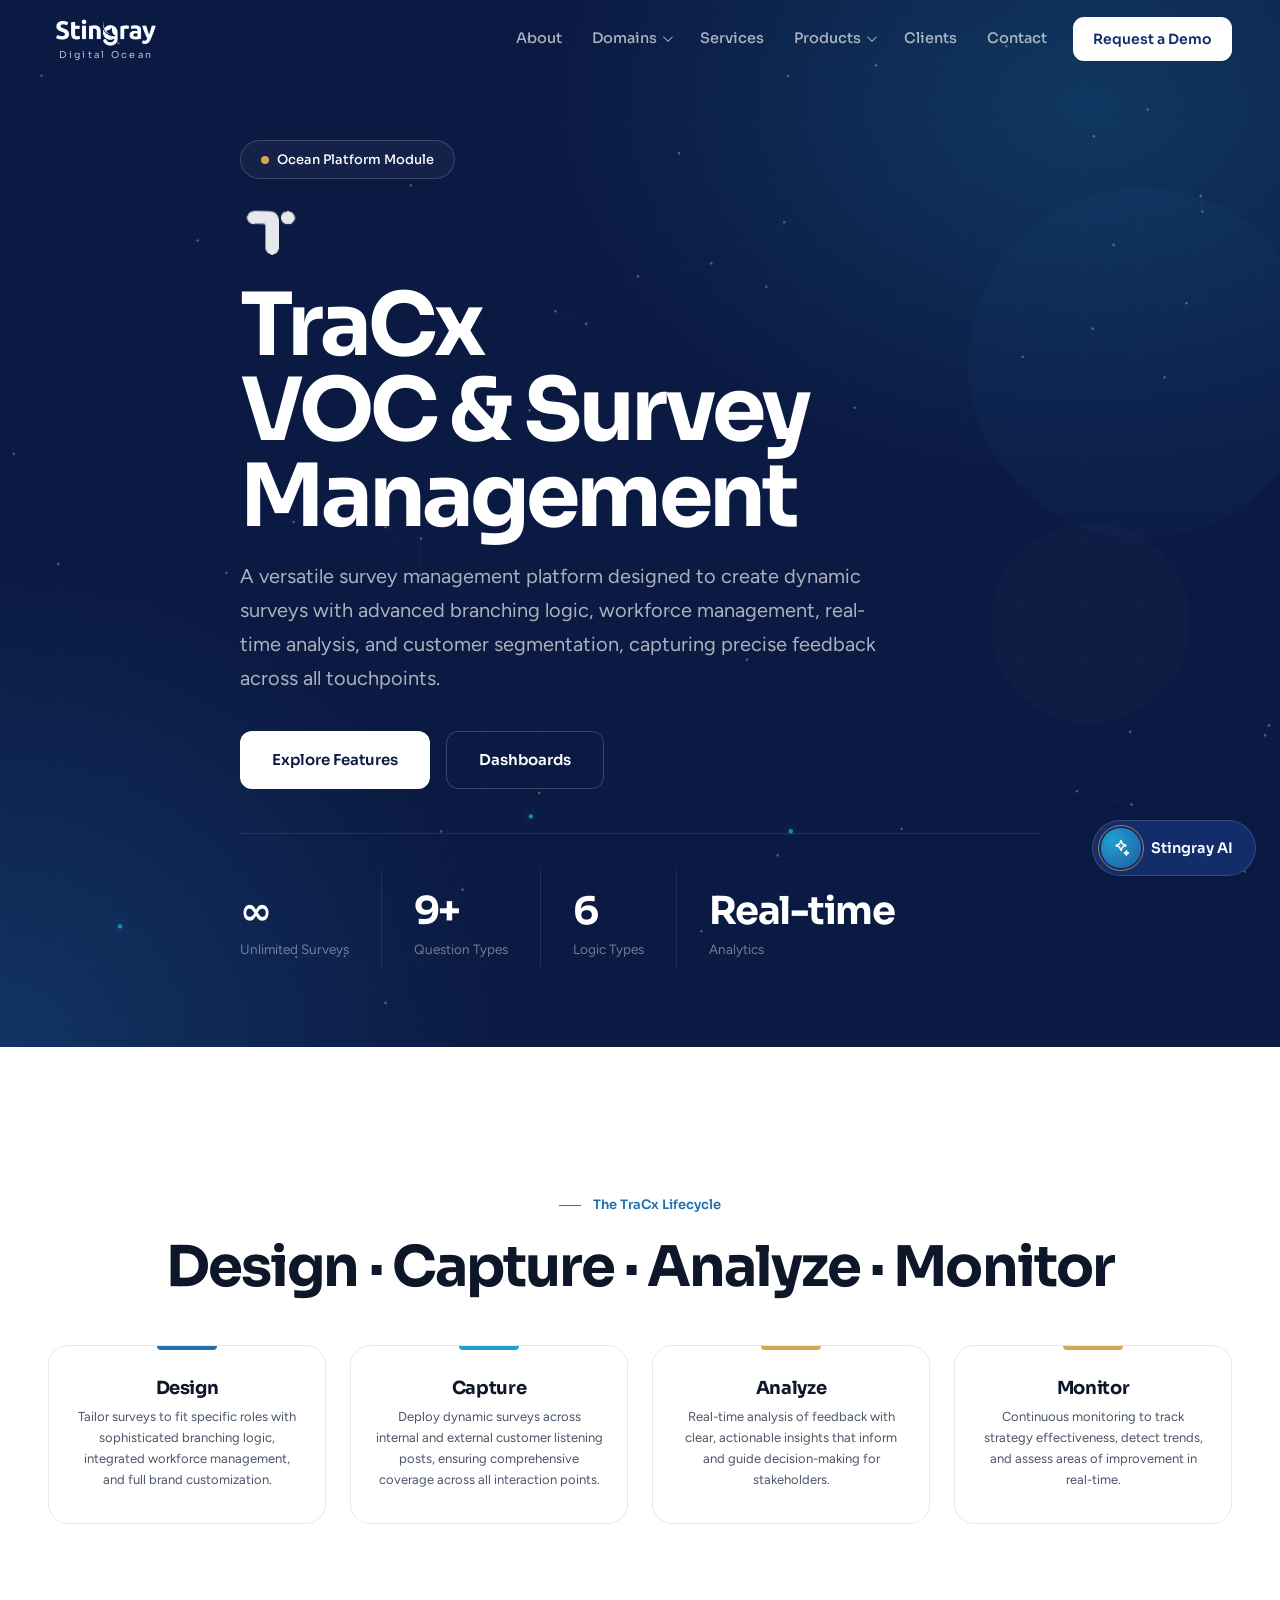
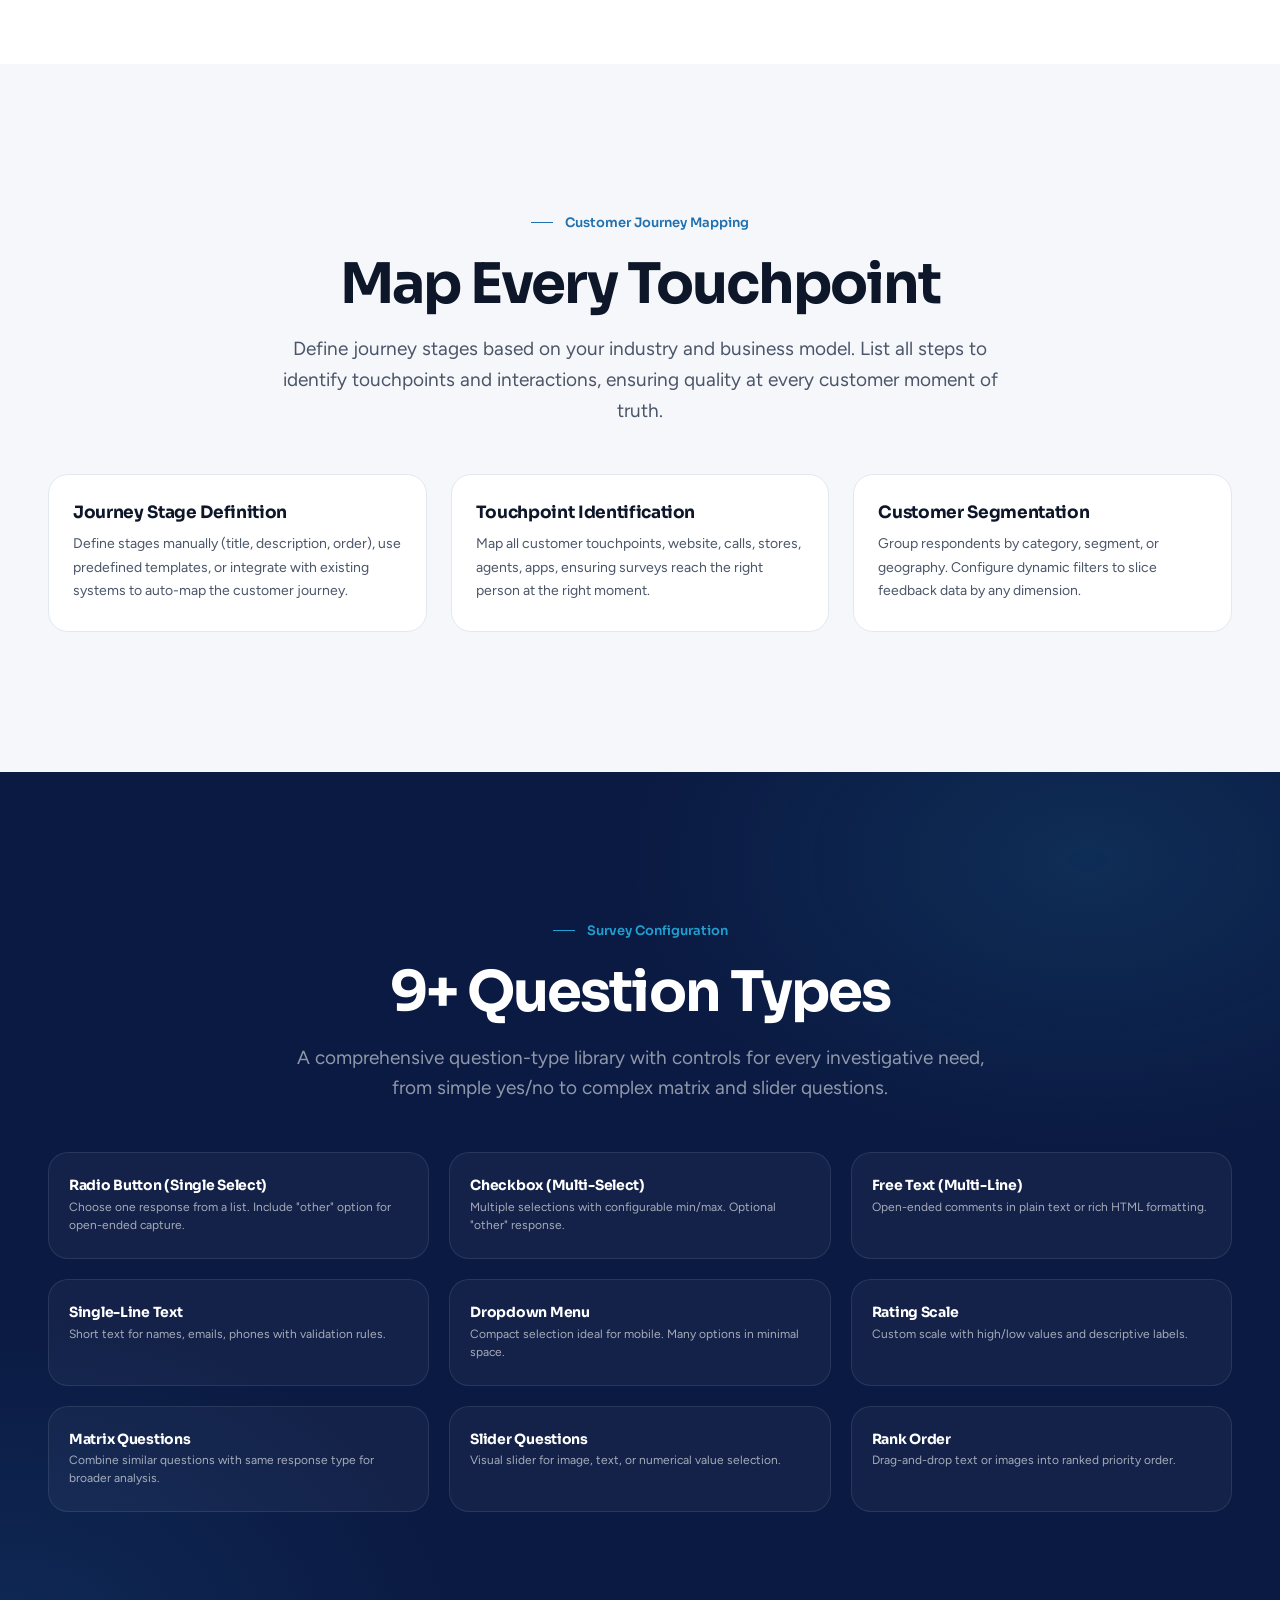
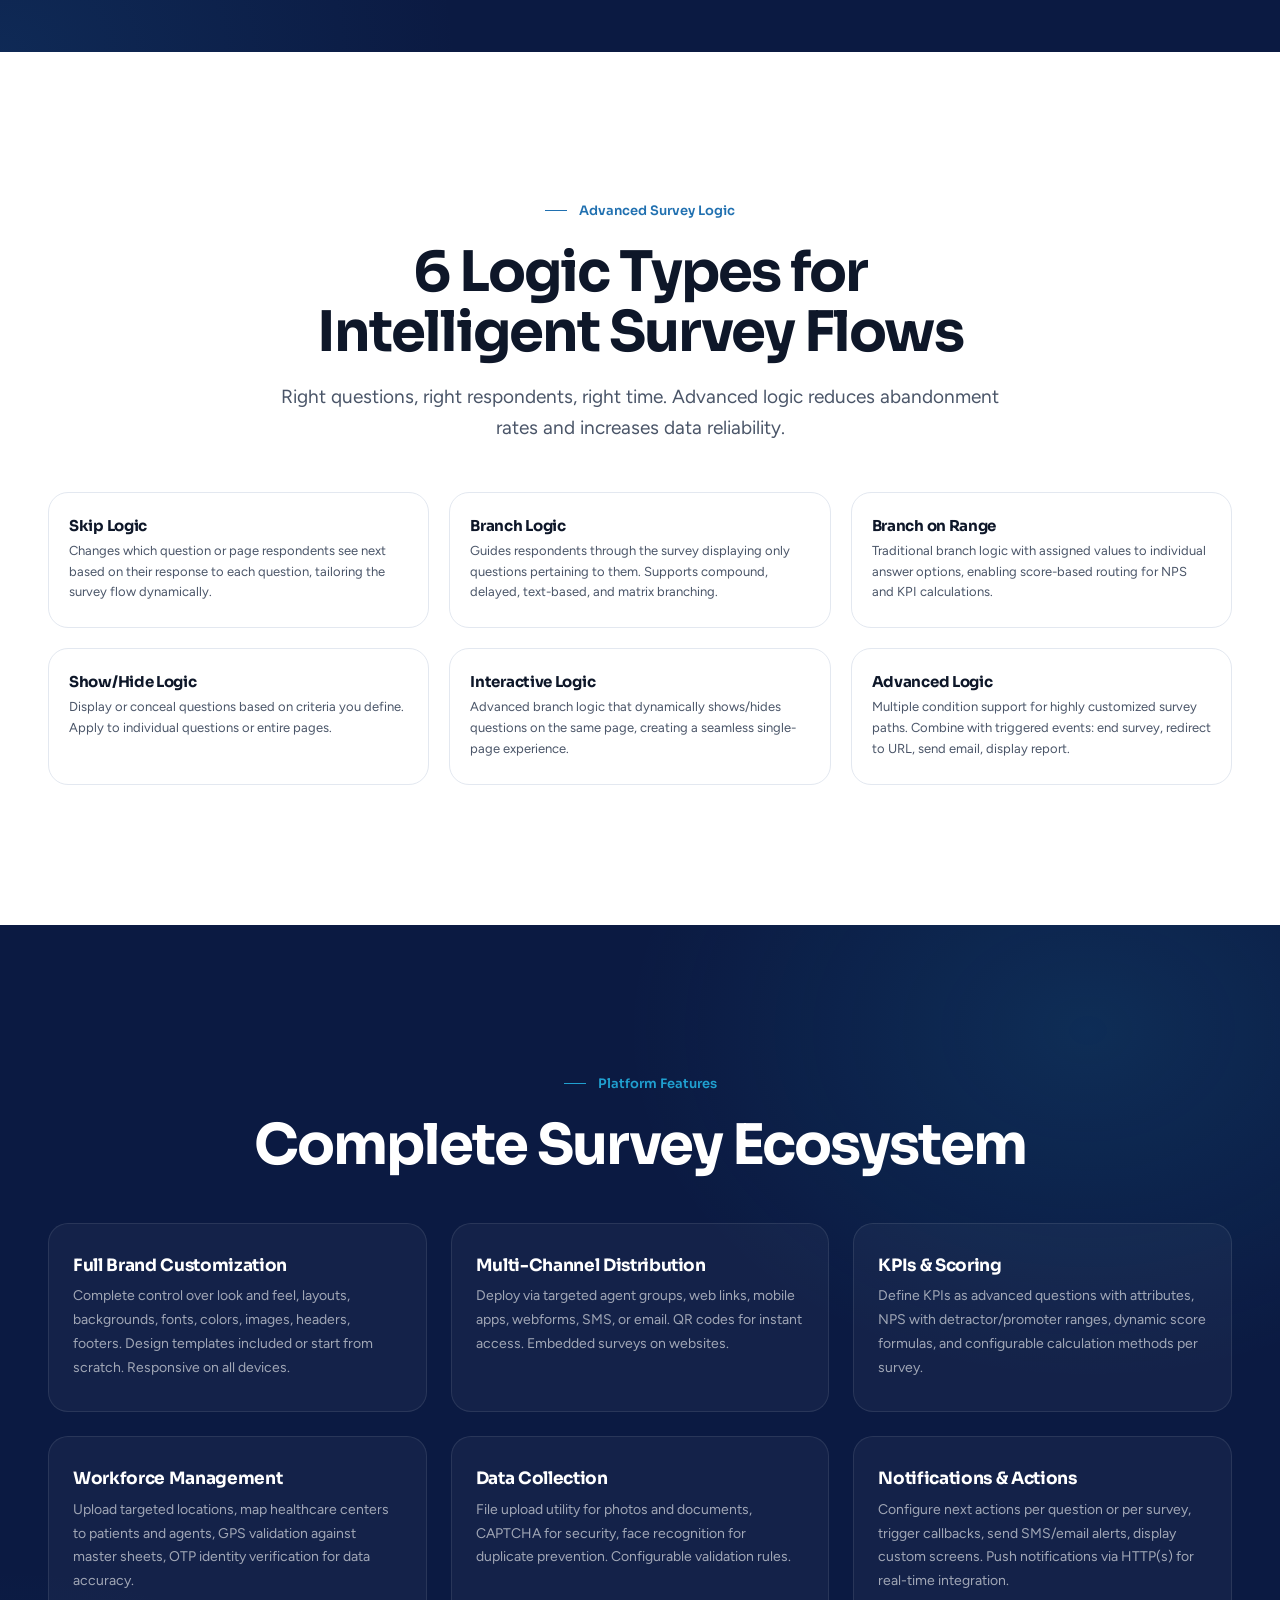
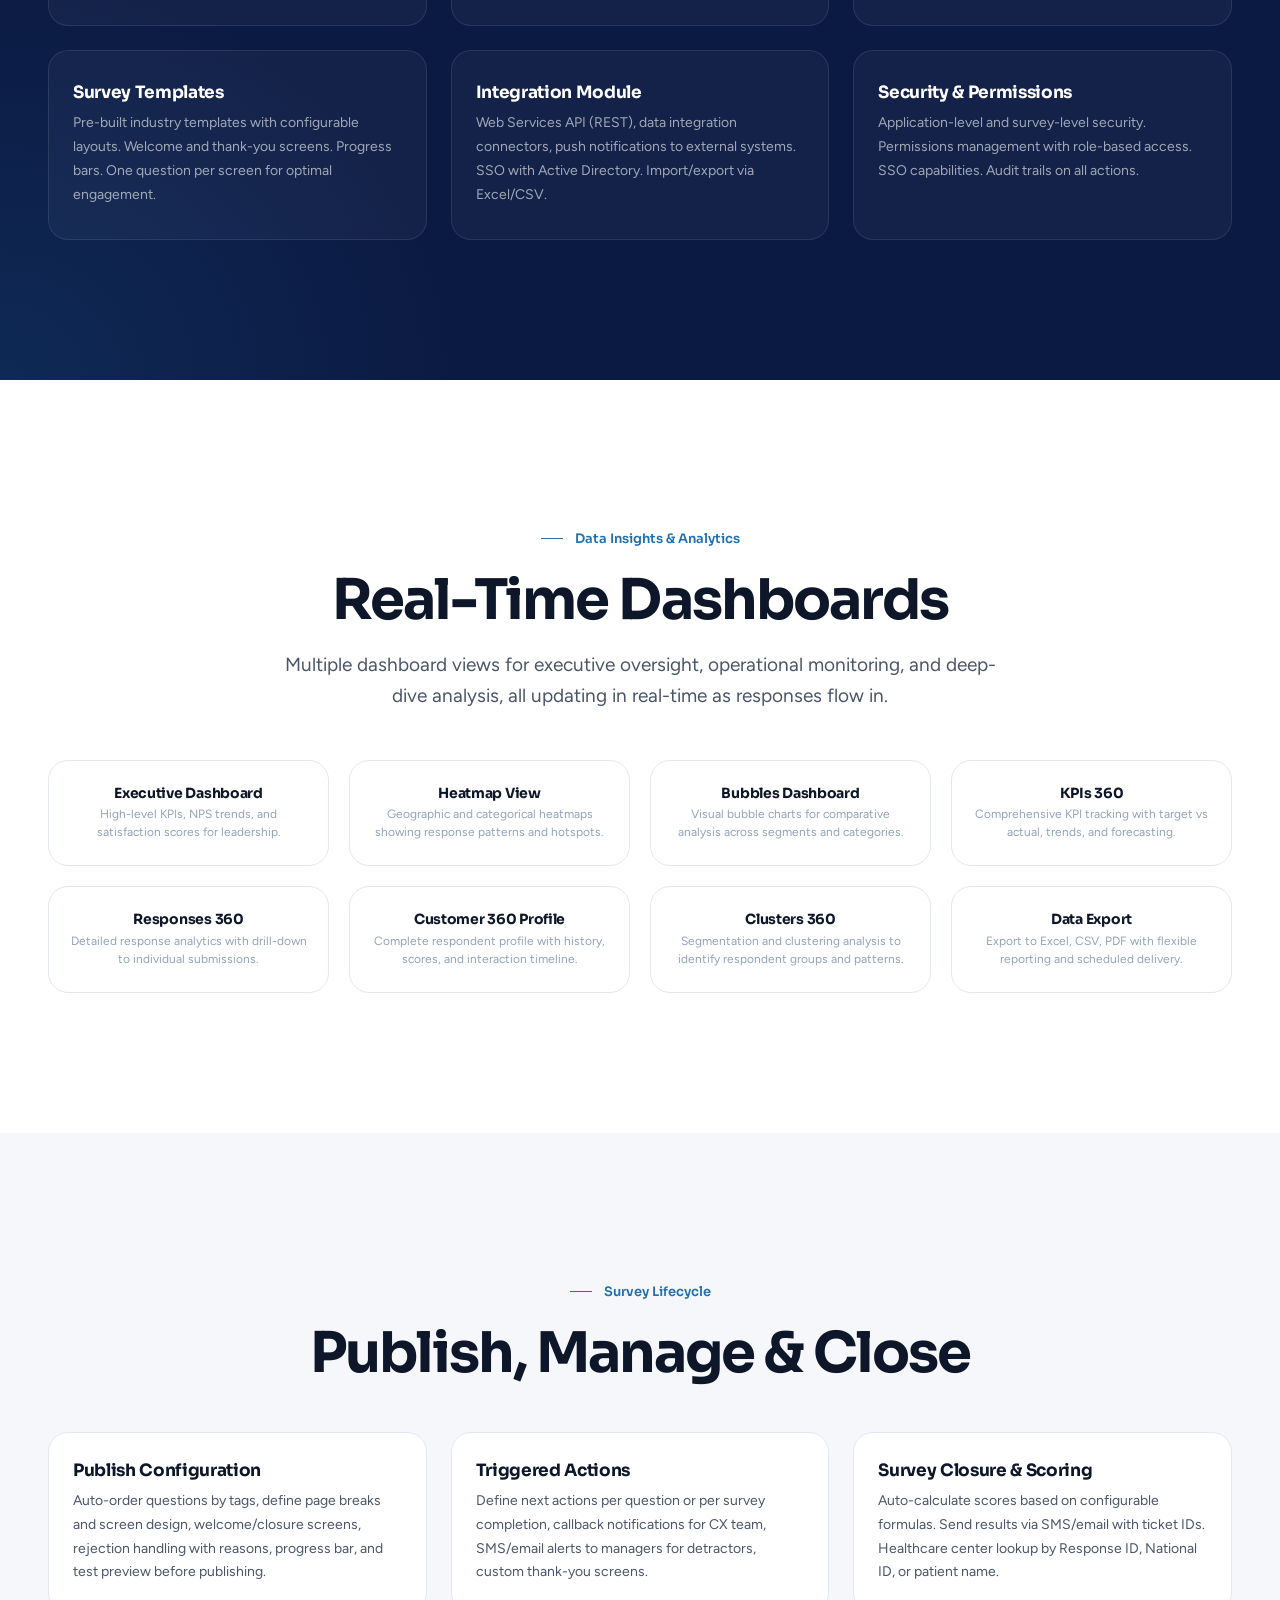
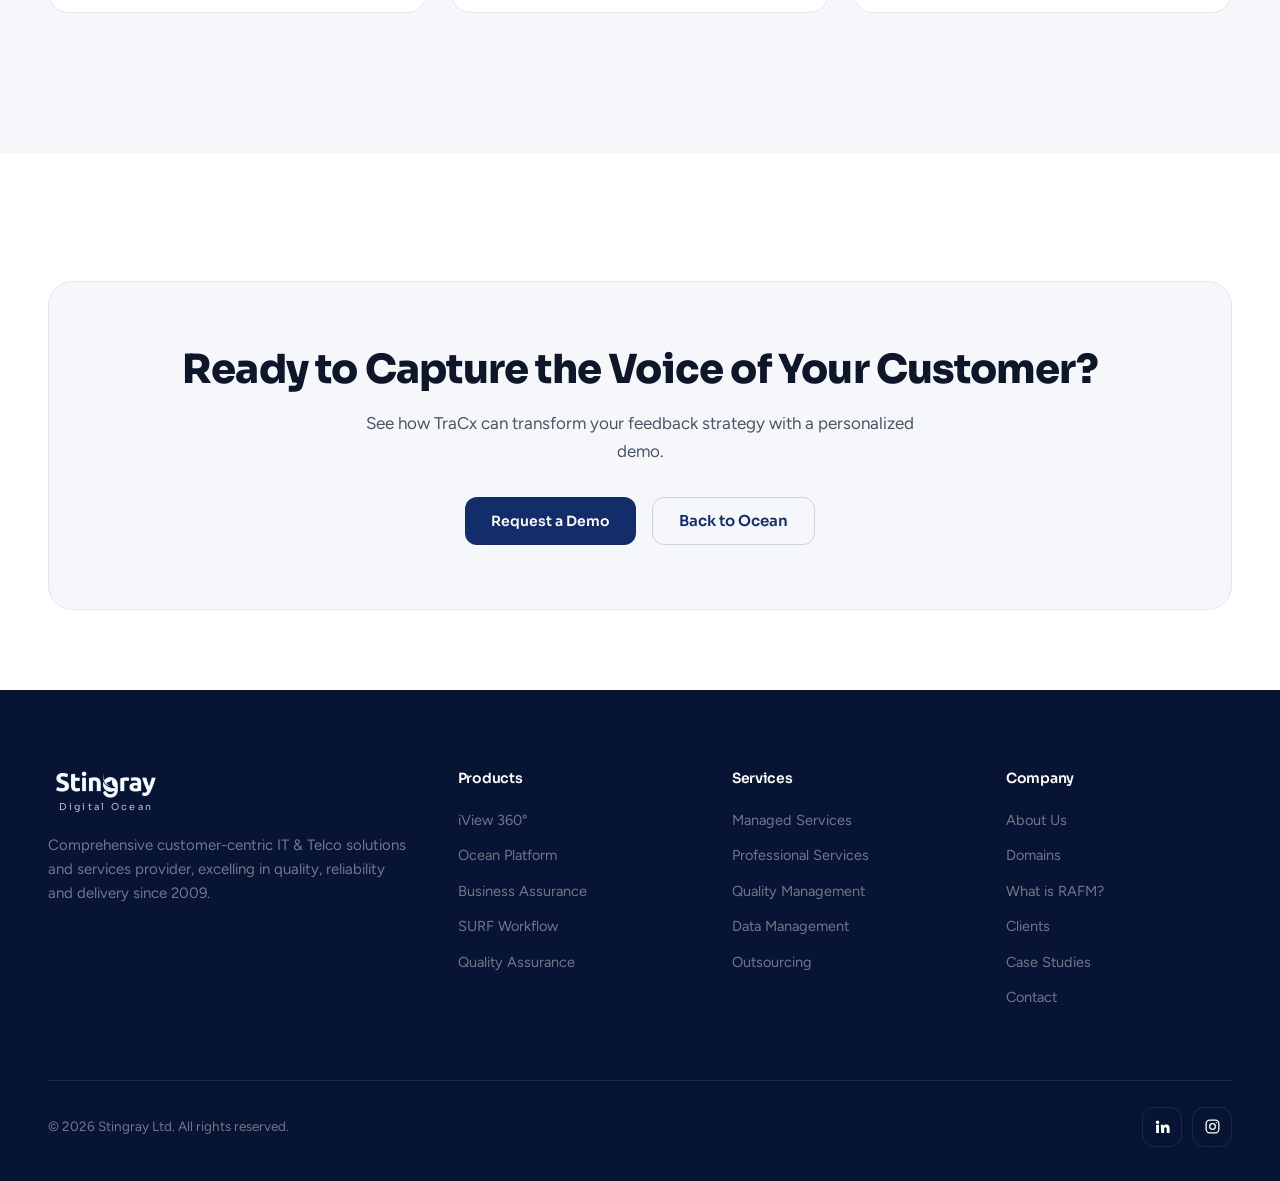
<file: tracx.html>
<!DOCTYPE html>
<html lang="en">
<head>
<meta charset="UTF-8">
<meta name="viewport" content="width=device-width, initial-scale=1.0">
<title>TraCx | Stingray LTD</title>


<style>
:root{--navy:#132D6B;--navy-mid:#163084;--brand-blue:#2070B0;--module-accent:#E8445A;--module-accent-light:#FF6B7F;--brand-blue-light:#2575BC;--brand-blue-bright:#20A0D0;--gold:#D4A853;--coral:#E8734A;--white:#FFFFFF;--gray-50:#F1F5F9;--gray-100:#E2E8F0;--gray-200:#CBD5E1;--gray-400:#94A3B8;--gray-600:#475569;--gray-700:#334155;--text-dark:#0F172A;--text-body:#475569;--font-heading:'Plus Jakarta Sans',sans-serif;--font-body:'DM Sans',sans-serif;--max-w:1280px;--section-pad:100px 0}
*,*::before,*::after{box-sizing:border-box;margin:0;padding:0}html{scroll-behavior:smooth;font-size:16px}body{font-family:var(--font-body);color:var(--text-body);background:var(--white);overflow-x:hidden;-webkit-font-smoothing:antialiased}img{max-width:100%;display:block}a{color:inherit;text-decoration:none}h1,h2,h3,h4,h5,h6{font-family:var(--font-heading);color:var(--text-dark);line-height:1.2}
.container{max-width:var(--max-w);margin:0 auto;padding:0 32px}.sl{font-family:var(--font-heading);font-size:13px;font-weight:700;letter-spacing:3px;text-transform:uppercase;margin-bottom:16px}.st{font-size:clamp(32px,5vw,48px);font-weight:800;line-height:1.15;margin-bottom:20px}.sd{font-size:18px;line-height:1.7;max-width:720px;color:var(--gray-600)}.tc{text-align:center}.ma{margin-left:auto;margin-right:auto}
@keyframes fadeUp{from{opacity:0;transform:translateY(40px)}to{opacity:1;transform:translateY(0)}}@keyframes pulse{0%,100%{opacity:1}50%{opacity:.5}}@keyframes float{0%,100%{transform:translateY(0)}50%{transform:translateY(-10px)}}
.anim-up{opacity:0;animation:fadeUp .8s ease forwards}.ad1{animation-delay:.1s}.ad2{animation-delay:.2s}.ad3{animation-delay:.3s}.ad4{animation-delay:.4s}
.reveal{opacity:0;transform:translateY(30px);transition:all .7s cubic-bezier(.4,0,.2,1)}.reveal.visible{opacity:1;transform:translateY(0)}

nav{position:fixed;top:0;left:0;right:0;z-index:1000;padding:16px 0;transition:all .35s;background:rgba(11,29,66,.97);backdrop-filter:blur(20px)}nav.scrolled{background:rgba(19,45,107,.97);backdrop-filter:blur(20px);padding:10px 0;box-shadow:0 4px 30px rgba(0,0,0,.2)}nav .container{display:flex;align-items:center;justify-content:space-between}.nav-logo img{height:36px;width:auto}.nav-links{display:flex;gap:32px;list-style:none;align-items:center}.nav-links a{color:rgba(255,255,255,.75);font-size:14px;font-weight:500;transition:color .3s;font-family:var(--font-heading)}.nav-links a:hover{color:var(--white)}.nav-cta{background:var(--white)!important;color:var(--navy)!important;padding:10px 24px;border-radius:8px;font-weight:700!important}.hamburger{display:none;flex-direction:column;gap:5px;cursor:pointer;background:none;border:none;padding:4px}.hamburger span{width:24px;height:2px;background:var(--white);border-radius:2px}

.dark{background:var(--navy);position:relative;overflow:hidden;padding:var(--section-pad)}.dark::before{content:'';position:absolute;inset:0;background:radial-gradient(ellipse at 30% 20%,rgba(37,117,188,.2) 0%,transparent 50%),radial-gradient(ellipse at 70% 80%,rgba(32,160,208,.08) 0%,transparent 40%);pointer-events:none}.dark .sl{color:rgba(255,255,255,.5)}.dark .st{color:var(--white)}.dark .sd{color:rgba(255,255,255,.55)}.dark h3,.dark h4{color:var(--white)}.dark p{color:rgba(255,255,255,.55)}
.light{background:var(--white);padding:var(--section-pad)}.light.alt{background:var(--gray-50)}.light .sl{color:var(--module-accent)}

.btn-w{display:inline-flex;align-items:center;gap:8px;background:var(--white);color:var(--navy);padding:16px 32px;border-radius:12px;font-family:var(--font-heading);font-weight:700;font-size:15px;transition:all .3s;border:none;cursor:pointer}.btn-w:hover{background:rgba(255,255,255,.9);transform:translateY(-2px)}
.btn-o{display:inline-flex;align-items:center;gap:8px;background:transparent;color:var(--white);padding:16px 32px;border-radius:12px;font-family:var(--font-heading);font-weight:600;font-size:15px;border:1px solid rgba(255,255,255,.2);transition:all .3s;cursor:pointer}.btn-o:hover{border-color:rgba(255,255,255,.5)}
.btn-b{display:inline-flex;align-items:center;gap:8px;background:var(--module-accent);color:var(--white);padding:14px 28px;border-radius:10px;font-family:var(--font-heading);font-weight:700;font-size:14px;transition:all .3s;border:none;cursor:pointer}.btn-b:hover{background:var(--brand-blue-light);transform:translateY(-2px)}

#hero{min-height:90vh;display:flex;align-items:center;padding:140px 0 80px}
.hero-grid-bg{position:absolute;inset:0;background-image:linear-gradient(rgba(255,255,255,.03) 1px,transparent 1px),linear-gradient(90deg,rgba(255,255,255,.03) 1px,transparent 1px);background-size:60px 60px}
.hero-content{position:relative;z-index:2;max-width:800px}
.hero-badge{display:inline-flex;align-items:center;gap:8px;background:rgba(232,68,90,.06);border:1px solid rgba(232,68,90,.2);border-radius:40px;padding:8px 20px;font-size:13px;font-weight:600;color:rgba(255,255,255,.8);margin-bottom:28px;font-family:var(--font-heading)}.hero-badge .dot{width:8px;height:8px;border-radius:50%;background:var(--module-accent-light);animation:pulse 2s infinite}
#hero h1{font-size:clamp(38px,5.5vw,64px);font-weight:800;color:var(--white);line-height:1.08;margin-bottom:20px;letter-spacing:-1px}
#hero .sub{font-size:19px;line-height:1.7;color:rgba(255,255,255,.55);max-width:640px;margin-bottom:36px}
.hero-metrics{display:flex;gap:32px;flex-wrap:wrap;margin-top:44px;padding-top:36px;border-top:1px solid rgba(255,255,255,.08)}.hm{text-align:center;min-width:100px}.hm .v{font-size:36px;font-weight:800;color:var(--white);font-family:var(--font-heading);display:block}.hm .l{font-size:13px;color:rgba(255,255,255,.4);margin-top:4px;display:block}
.hero-btns{display:flex;gap:16px;flex-wrap:wrap}
.hero-shapes{position:absolute;right:-5%;top:10%;width:40%;height:80%;z-index:1}.shape{position:absolute;border-radius:50%}.shape-1{width:350px;height:350px;background:rgba(37,117,188,.15);top:10%;right:5%;animation:float 6s ease-in-out infinite}.shape-2{width:200px;height:200px;background:rgba(255,255,255,.04);top:50%;right:30%;animation:float 8s ease-in-out infinite 1s}

/* LIFECYCLE */
.lifecycle{display:grid;grid-template-columns:repeat(4,1fr);gap:24px;margin-top:48px}
.lc-card{background:var(--white);border-radius:16px;padding:32px 24px;text-align:center;border:1px solid var(--gray-100);transition:all .3s;position:relative}
.lc-card::before{content:'';position:absolute;top:0;left:50%;transform:translateX(-50%);width:60px;height:4px;border-radius:0 0 4px 4px;transition:width .3s}
.lc-card:nth-child(1)::before{background:var(--brand-blue)}.lc-card:nth-child(2)::before{background:var(--brand-blue-bright)}.lc-card:nth-child(3)::before{background:var(--gold)}.lc-card:nth-child(4)::before{background:var(--coral)}
.lc-card:hover{transform:translateY(-4px);box-shadow:0 12px 40px rgba(0,0,0,.06)}.lc-card:hover::before{width:100%}
.lc-card .lci{font-size:32px;margin-bottom:12px;display:block}.lc-card h4{font-size:18px;font-weight:700;margin-bottom:8px}.lc-card p{font-size:13px;line-height:1.6;color:var(--gray-600)}

/* QUESTION TYPES */
.qt-grid{display:grid;grid-template-columns:repeat(3,1fr);gap:20px;margin-top:48px}
.qt-card{background:rgba(255,255,255,.04);border:1px solid rgba(255,255,255,.08);border-radius:14px;padding:24px 20px;transition:all .3s;display:flex;align-items:flex-start;gap:16px}
.qt-card:hover{background:rgba(255,255,255,.07);border-color:rgba(255,255,255,.15)}
.qt-card .qi{font-size:24px;flex-shrink:0}.qt-card h5{font-size:14px;font-weight:700;color:var(--white);margin-bottom:4px}.qt-card p{font-size:12px;color:rgba(255,255,255,.45);line-height:1.5}

/* LOGIC */
.logic-grid{display:grid;grid-template-columns:repeat(3,1fr);gap:20px;margin-top:48px}
.logic-card{background:var(--gray-50);border:1px solid var(--gray-100);border-radius:14px;padding:24px 20px;transition:all .3s}
.logic-card:hover{border-color:var(--module-accent);transform:translateY(-3px);box-shadow:0 8px 24px rgba(0,0,0,.06)}
.logic-card h5{font-size:15px;font-weight:700;margin-bottom:6px;display:flex;align-items:center;gap:8px}
.logic-card p{font-size:13px;color:var(--gray-600);line-height:1.6}

/* FEATURES */
.feat-grid{display:grid;grid-template-columns:repeat(3,1fr);gap:24px;margin-top:48px}
.fcard{background:rgba(255,255,255,.04);border:1px solid rgba(255,255,255,.08);border-radius:16px;padding:32px 24px;transition:all .4s}
.fcard:hover{background:rgba(255,255,255,.07);border-color:rgba(255,255,255,.15);transform:translateY(-4px)}
.fcard .fi{font-size:28px;margin-bottom:12px;display:block}.fcard h4{font-size:17px;font-weight:700;color:var(--white);margin-bottom:8px}.fcard p{font-size:14px;color:rgba(255,255,255,.5);line-height:1.7}

/* DASHBOARDS */
.dash-grid{display:grid;grid-template-columns:repeat(4,1fr);gap:20px;margin-top:48px}
.dash-card{background:var(--white);border:1px solid var(--gray-100);border-radius:14px;padding:24px 20px;text-align:center;transition:all .3s}
.dash-card:hover{border-color:var(--module-accent);transform:translateY(-3px);box-shadow:0 8px 24px rgba(0,0,0,.06)}
.dash-card .di{font-size:28px;margin-bottom:8px;display:block}
.dash-card h5{font-size:14px;font-weight:700;margin-bottom:4px}
.dash-card p{font-size:12px;color:var(--gray-400);line-height:1.5}

/* WORKFLOW */
.wf-grid{display:grid;grid-template-columns:repeat(3,1fr);gap:24px;margin-top:48px}
.wf-card{background:var(--gray-50);border:1px solid var(--gray-100);border-radius:16px;padding:28px 24px;transition:all .3s}
.wf-card:hover{border-color:var(--module-accent);transform:translateY(-4px);box-shadow:0 8px 30px rgba(0,0,0,.06)}
.wf-card .wi{font-size:28px;margin-bottom:12px;display:block}
.wf-card h4{font-size:17px;font-weight:700;margin-bottom:8px}
.wf-card p{font-size:14px;line-height:1.7;color:var(--gray-600)}

.cta-box{background:var(--gray-50);border-radius:24px;padding:64px 48px;border:1px solid var(--gray-100);text-align:center;margin-top:48px}.cta-box h2{font-size:clamp(28px,4vw,40px);font-weight:800;margin-bottom:16px}.cta-box p{font-size:17px;color:var(--gray-600);margin-bottom:32px;max-width:560px;margin-left:auto;margin-right:auto}.cta-btns{display:flex;gap:16px;justify-content:center;flex-wrap:wrap}

footer{background:var(--navy);padding:48px 0 24px;color:rgba(255,255,255,.5)}.footer-inner{display:flex;justify-content:space-between;align-items:center;flex-wrap:wrap;gap:16px}.footer-logo img{height:28px;width:auto}.footer-links{display:flex;gap:24px}.footer-links a{font-size:13px;color:rgba(255,255,255,.5);transition:color .3s;font-family:var(--font-heading)}.footer-links a:hover{color:var(--white)}.footer-copy{font-size:12px;color:rgba(255,255,255,.3);margin-top:24px;text-align:center;padding-top:24px;border-top:1px solid rgba(255,255,255,.06)}

@media(max-width:1024px){.lifecycle,.feat-grid,.logic-grid,.wf-grid{grid-template-columns:repeat(2,1fr)}.qt-grid,.dash-grid{grid-template-columns:repeat(2,1fr)}}
@media(max-width:768px){.nav-links{display:none}.hamburger{display:flex}nav.mobile-open .nav-links{display:flex;flex-direction:column;position:absolute;top:100%;left:0;right:0;background:rgba(19,45,107,.98);padding:24px 32px;gap:16px;border-top:1px solid rgba(255,255,255,.08)}.hero-metrics{flex-direction:column;gap:20px}.lifecycle,.feat-grid,.logic-grid,.qt-grid,.dash-grid,.wf-grid{grid-template-columns:1fr}:root{--section-pad:64px 0}.footer-inner{flex-direction:column;text-align:center}}
</style>
<link rel="preconnect" href="https://fonts.googleapis.com"><link rel="preconnect" href="https://fonts.gstatic.com" crossorigin>
<link href="https://fonts.googleapis.com/css2?family=Sora:wght@300;400;500;600;700;800&family=Figtree:wght@400;500;600&display=swap" rel="stylesheet">
<link rel="stylesheet" href="stingray-v2.css">
<link rel="icon" href="favicon.ico" sizes="any">
<link rel="icon" type="image/png" sizes="32x32" href="favicon-32.png">
<link rel="apple-touch-icon" href="apple-touch-icon.png">
<meta name="theme-color" content="#0b1a42">
</head>
<body>

<div id="sr-pg"></div>
<header class="sr-nav" id="sr-nav"><div class="sr-w">
<a href="index.html" class="sr-logo lg-lock" aria-label="Stingray Digital Ocean home"><img src="[data-uri]" alt="Stingray"><span class="lg-sub">Digital Ocean</span></a>
<ul class="sr-links">
<li><a href="index.html#about">About</a></li>
<li class="sr-dd"><a href="index.html#domains">Domains <i class="sr-car"></i></a><div class="sr-mn"><a href="index.html#domains">All Domains</a><hr><a href="rafm.html">What is RAFM?</a><a href="autonomous-ba.html">Business Assurance</a><a href="autonomous-qa.html">Quality Assurance</a></div></li>
<li><a href="index.html#services">Services</a></li>
<li class="sr-dd"><a href="index.html#products">Products <i class="sr-car"></i></a><div class="sr-mn"><a href="index.html#products">All Products</a><hr><a href="iview360.html">iView 360°</a><a href="ocean.html">Ocean Platform</a><a href="sailor-ai.html">SAILOR AI</a><a href="surf.html">SURF Workflow</a><hr><a href="octopus.html">Octopus</a><a href="tasky.html">Tasky</a><a href="tactics.html">Tactics</a><a href="tracx.html" class="on">TraCx</a></div></li>
<li><a href="index.html#clients">Clients</a></li>
<li><a href="index.html#contact">Contact</a></li>
<li><a href="index.html#demo" class="sr-cta">Request a Demo</a></li>
</ul>
<button class="sr-burg" id="sr-burg" aria-label="Menu"><span></span><span></span><span></span></button>
</div></header>
<nav id="nav" hidden><div class="hamburger"></div><ul class="nav-links"></ul></nav>

<!-- HERO -->
<section id="hero" class="dark" style="padding:140px 0 80px">
<div class="hero-grid-bg"></div>
<div class="hero-shapes"><div class="shape shape-1"></div><div class="shape shape-2"></div></div>
<div class="container" style="position:relative;z-index:2">
<div class="hero-content">
<div class="hero-badge anim-up"><span class="dot"></span> Ocean Platform Module</div>
<div class="anim-up" style="margin-bottom:20px"><img src="[data-uri]" alt="Tracx" style="height:56px;width:auto;filter:brightness(0) invert(1);opacity:.9"></div>
<h1 class="anim-up ad1">TraCx<br>VOC & Survey Management</h1>
<p class="sub anim-up ad2">A versatile survey management platform designed to create dynamic surveys with advanced branching logic, workforce management, real-time analysis, and customer segmentation, capturing precise feedback across all touchpoints.</p>
<div class="hero-btns anim-up ad3"><a href="#features" class="btn-w">Explore Features</a><a href="#dashboards" class="btn-o">Dashboards</a></div>
<div class="hero-metrics anim-up ad4">
<div class="hm"><span class="v">∞</span><span class="l">Unlimited Surveys</span></div>
<div class="hm"><span class="v">9+</span><span class="l">Question Types</span></div>
<div class="hm"><span class="v">6</span><span class="l">Logic Types</span></div>
<div class="hm"><span class="v">Real-time</span><span class="l">Analytics</span></div>
</div>
</div>
</div>
</section>

<!-- DESIGN-CAPTURE-ANALYZE-MONITOR -->
<section class="light">
<div class="container">
<div class="tc reveal"><div class="sl">The TraCx Lifecycle</div><h2 class="st">Design · Capture · Analyze · Monitor</h2></div>
<div class="lifecycle">
<div class="lc-card reveal"><h4>Design</h4><p>Tailor surveys to fit specific roles with sophisticated branching logic, integrated workforce management, and full brand customization.</p></div>
<div class="lc-card reveal"><h4>Capture</h4><p>Deploy dynamic surveys across internal and external customer listening posts, ensuring comprehensive coverage across all interaction points.</p></div>
<div class="lc-card reveal"><h4>Analyze</h4><p>Real-time analysis of feedback with clear, actionable insights that inform and guide decision-making for stakeholders.</p></div>
<div class="lc-card reveal"><h4>Monitor</h4><p>Continuous monitoring to track strategy effectiveness, detect trends, and assess areas of improvement in real-time.</p></div>
</div>
</div>
</section>

<!-- CUSTOMER JOURNEY -->
<section class="light alt">
<div class="container">
<div class="tc reveal"><div class="sl">Customer Journey Mapping</div><h2 class="st">Map Every Touchpoint</h2><p class="sd ma">Define journey stages based on your industry and business model. List all steps to identify touchpoints and interactions, ensuring quality at every customer moment of truth.</p></div>
<div class="wf-grid">
<div class="wf-card reveal"><h4>Journey Stage Definition</h4><p>Define stages manually (title, description, order), use predefined templates, or integrate with existing systems to auto-map the customer journey.</p></div>
<div class="wf-card reveal"><h4>Touchpoint Identification</h4><p>Map all customer touchpoints, website, calls, stores, agents, apps, ensuring surveys reach the right person at the right moment.</p></div>
<div class="wf-card reveal"><h4>Customer Segmentation</h4><p>Group respondents by category, segment, or geography. Configure dynamic filters to slice feedback data by any dimension.</p></div>
</div>
</div>
</section>

<!-- QUESTION TYPES (DARK) -->
<section id="questions" class="dark">
<div class="container" style="position:relative;z-index:2">
<div class="tc reveal"><div class="sl">Survey Configuration</div><h2 class="st">9+ Question Types</h2><p class="sd ma" style="color:rgba(255,255,255,.55)">A comprehensive question-type library with controls for every investigative need, from simple yes/no to complex matrix and slider questions.</p></div>
<div class="qt-grid">
<div class="qt-card reveal"><div><h5>Radio Button (Single Select)</h5><p>Choose one response from a list. Include "other" option for open-ended capture.</p></div></div>
<div class="qt-card reveal"><div><h5>Checkbox (Multi-Select)</h5><p>Multiple selections with configurable min/max. Optional "other" response.</p></div></div>
<div class="qt-card reveal"><div><h5>Free Text (Multi-Line)</h5><p>Open-ended comments in plain text or rich HTML formatting.</p></div></div>
<div class="qt-card reveal"><div><h5>Single-Line Text</h5><p>Short text for names, emails, phones with validation rules.</p></div></div>
<div class="qt-card reveal"><div><h5>Dropdown Menu</h5><p>Compact selection ideal for mobile. Many options in minimal space.</p></div></div>
<div class="qt-card reveal"><div><h5>Rating Scale</h5><p>Custom scale with high/low values and descriptive labels.</p></div></div>
<div class="qt-card reveal"><div><h5>Matrix Questions</h5><p>Combine similar questions with same response type for broader analysis.</p></div></div>
<div class="qt-card reveal"><div><h5>Slider Questions</h5><p>Visual slider for image, text, or numerical value selection.</p></div></div>
<div class="qt-card reveal"><div><h5>Rank Order</h5><p>Drag-and-drop text or images into ranked priority order.</p></div></div>
</div>
</div>
</section>

<!-- SURVEY LOGIC -->
<section id="logic" class="light">
<div class="container">
<div class="tc reveal"><div class="sl">Advanced Survey Logic</div><h2 class="st">6 Logic Types for<br>Intelligent Survey Flows</h2><p class="sd ma">Right questions, right respondents, right time. Advanced logic reduces abandonment rates and increases data reliability.</p></div>
<div class="logic-grid">
<div class="logic-card reveal"><h5>Skip Logic</h5><p>Changes which question or page respondents see next based on their response to each question, tailoring the survey flow dynamically.</p></div>
<div class="logic-card reveal"><h5>Branch Logic</h5><p>Guides respondents through the survey displaying only questions pertaining to them. Supports compound, delayed, text-based, and matrix branching.</p></div>
<div class="logic-card reveal"><h5>Branch on Range</h5><p>Traditional branch logic with assigned values to individual answer options, enabling score-based routing for NPS and KPI calculations.</p></div>
<div class="logic-card reveal"><h5>Show/Hide Logic</h5><p>Display or conceal questions based on criteria you define. Apply to individual questions or entire pages.</p></div>
<div class="logic-card reveal"><h5>Interactive Logic</h5><p>Advanced branch logic that dynamically shows/hides questions on the same page, creating a seamless single-page experience.</p></div>
<div class="logic-card reveal"><h5>Advanced Logic</h5><p>Multiple condition support for highly customized survey paths. Combine with triggered events: end survey, redirect to URL, send email, display report.</p></div>
</div>
</div>
</section>

<!-- FEATURES (DARK) -->
<section id="features" class="dark">
<div class="container" style="position:relative;z-index:2">
<div class="tc reveal"><div class="sl">Platform Features</div><h2 class="st">Complete Survey Ecosystem</h2></div>
<div class="feat-grid">
<div class="fcard reveal"><h4>Full Brand Customization</h4><p>Complete control over look and feel, layouts, backgrounds, fonts, colors, images, headers, footers. Design templates included or start from scratch. Responsive on all devices.</p></div>
<div class="fcard reveal"><h4>Multi-Channel Distribution</h4><p>Deploy via targeted agent groups, web links, mobile apps, webforms, SMS, or email. QR codes for instant access. Embedded surveys on websites.</p></div>
<div class="fcard reveal"><h4>KPIs & Scoring</h4><p>Define KPIs as advanced questions with attributes, NPS with detractor/promoter ranges, dynamic score formulas, and configurable calculation methods per survey.</p></div>
<div class="fcard reveal"><h4>Workforce Management</h4><p>Upload targeted locations, map healthcare centers to patients and agents, GPS validation against master sheets, OTP identity verification for data accuracy.</p></div>
<div class="fcard reveal"><h4>Data Collection</h4><p>File upload utility for photos and documents, CAPTCHA for security, face recognition for duplicate prevention. Configurable validation rules.</p></div>
<div class="fcard reveal"><h4>Notifications & Actions</h4><p>Configure next actions per question or per survey, trigger callbacks, send SMS/email alerts, display custom screens. Push notifications via HTTP(s) for real-time integration.</p></div>
<div class="fcard reveal"><h4>Survey Templates</h4><p>Pre-built industry templates with configurable layouts. Welcome and thank-you screens. Progress bars. One question per screen for optimal engagement.</p></div>
<div class="fcard reveal"><h4>Integration Module</h4><p>Web Services API (REST), data integration connectors, push notifications to external systems. SSO with Active Directory. Import/export via Excel/CSV.</p></div>
<div class="fcard reveal"><h4>Security & Permissions</h4><p>Application-level and survey-level security. Permissions management with role-based access. SSO capabilities. Audit trails on all actions.</p></div>
</div>
</div>
</section>

<!-- DASHBOARDS -->
<section id="dashboards" class="light">
<div class="container">
<div class="tc reveal"><div class="sl">Data Insights & Analytics</div><h2 class="st">Real-Time Dashboards</h2><p class="sd ma">Multiple dashboard views for executive oversight, operational monitoring, and deep-dive analysis, all updating in real-time as responses flow in.</p></div>
<div class="dash-grid">
<div class="dash-card reveal"><h5>Executive Dashboard</h5><p>High-level KPIs, NPS trends, and satisfaction scores for leadership.</p></div>
<div class="dash-card reveal"><h5>Heatmap View</h5><p>Geographic and categorical heatmaps showing response patterns and hotspots.</p></div>
<div class="dash-card reveal"><h5>Bubbles Dashboard</h5><p>Visual bubble charts for comparative analysis across segments and categories.</p></div>
<div class="dash-card reveal"><h5>KPIs 360</h5><p>Comprehensive KPI tracking with target vs actual, trends, and forecasting.</p></div>
<div class="dash-card reveal"><h5>Responses 360</h5><p>Detailed response analytics with drill-down to individual submissions.</p></div>
<div class="dash-card reveal"><h5>Customer 360 Profile</h5><p>Complete respondent profile with history, scores, and interaction timeline.</p></div>
<div class="dash-card reveal"><h5>Clusters 360</h5><p>Segmentation and clustering analysis to identify respondent groups and patterns.</p></div>
<div class="dash-card reveal"><h5>Data Export</h5><p>Export to Excel, CSV, PDF with flexible reporting and scheduled delivery.</p></div>
</div>
</div>
</section>

<!-- PUBLISH & CLOSURE WORKFLOW -->
<section class="light alt">
<div class="container">
<div class="tc reveal"><div class="sl">Survey Lifecycle</div><h2 class="st">Publish, Manage & Close</h2></div>
<div class="wf-grid">
<div class="wf-card reveal"><h4>Publish Configuration</h4><p>Auto-order questions by tags, define page breaks and screen design, welcome/closure screens, rejection handling with reasons, progress bar, and test preview before publishing.</p></div>
<div class="wf-card reveal"><h4>Triggered Actions</h4><p>Define next actions per question or per survey completion, callback notifications for CX team, SMS/email alerts to managers for detractors, custom thank-you screens.</p></div>
<div class="wf-card reveal"><h4>Survey Closure & Scoring</h4><p>Auto-calculate scores based on configurable formulas. Send results via SMS/email with ticket IDs. Healthcare center lookup by Response ID, National ID, or patient name.</p></div>
</div>
</div>
</section>

<!-- CTA -->
<section class="light" style="padding:80px 0">
<div class="container">
<div id="cta" class="cta-box reveal">

<h2>Ready to Capture the Voice of Your Customer?</h2>
<p>See how TraCx can transform your feedback strategy with a personalized demo.</p>
<div class="cta-btns">
<a href="index.html#demo" class="btn-b">Request a Demo</a>

<a href="ocean.html" class="btn-o" style="color:var(--navy);border-color:var(--gray-200)">Back to Ocean</a>
</div>
</div>
</div>
</section>

<footer class="sr-foot"><div class="sr-w">
<div class="sr-fg">
<div><span class="lg-lock"><img src="[data-uri]" alt="Stingray" style="margin-bottom:0"><span class="lg-sub">Digital Ocean</span></span><p>Comprehensive customer-centric IT &amp; Telco solutions and services provider, excelling in quality, reliability and delivery since 2009.</p></div>
<div><h4>Products</h4><a href="iview360.html">iView 360°</a><a href="ocean.html">Ocean Platform</a><a href="autonomous-ba.html">Business Assurance</a><a href="surf.html">SURF Workflow</a><a href="autonomous-qa.html">Quality Assurance</a></div>
<div><h4>Services</h4><a href="index.html#services">Managed Services</a><a href="index.html#services">Professional Services</a><a href="index.html#services">Quality Management</a><a href="index.html#services">Data Management</a><a href="index.html#services">Outsourcing</a></div>
<div><h4>Company</h4><a href="index.html#about">About Us</a><a href="index.html#domains">Domains</a><a href="rafm.html">What is RAFM?</a><a href="index.html#clients">Clients</a><a href="index.html#case-studies">Case Studies</a><a href="index.html#contact">Contact</a></div>
</div>
<div class="sr-fb"><p>© 2026 Stingray Ltd. All rights reserved.</p><div class="sr-soc"><a href="http://uk.linkedin.com/company/stingray-ltd" target="_blank" rel="noopener" aria-label="LinkedIn"><svg viewBox="0 0 24 24" fill="currentColor" aria-hidden="true"><path d="M4.98 3.5a2.5 2.5 0 1 1 0 5 2.5 2.5 0 0 1 0-5zM3 9.5h4V21H3zM9.5 9.5h3.8v1.6h.1c.5-1 1.8-2 3.8-2 4 0 4.8 2.6 4.8 6V21h-4v-5.2c0-1.2 0-2.8-1.7-2.8s-2 1.3-2 2.7V21h-4z"/></svg></a><a href="https://www.instagram.com/stingrayltd/" target="_blank" rel="noopener" aria-label="Instagram"><svg viewBox="0 0 24 24" fill="none" stroke="currentColor" stroke-width="1.8" aria-hidden="true"><rect x="3" y="3" width="18" height="18" rx="5"/><circle cx="12" cy="12" r="4"/><circle cx="17.5" cy="6.5" r="1" fill="currentColor" stroke="none"/></svg></a></div></div>
</div></footer>

<script>
const nav=document.getElementById('nav');window.addEventListener('scroll',()=>{nav.classList.toggle('scrolled',window.scrollY>50)});
document.querySelectorAll('a[href^="#"]').forEach(a=>{a.addEventListener('click',e=>{e.preventDefault();const t=document.querySelector(a.getAttribute('href'));if(t){t.scrollIntoView({behavior:'smooth',block:'start'});nav.classList.remove('mobile-open')}})});
const observer=new IntersectionObserver(entries=>{entries.forEach(e=>{if(e.isIntersecting)e.target.classList.add("visible")})},{threshold:.1,rootMargin:"0px 0px -50px 0px"});
document.querySelectorAll(".reveal").forEach(el=>observer.observe(el));
</script>
<script src="stingray-v2.js" defer></script>
<script src="stingray-assistant.js" defer></script>
</body>
</html>
</file>
<file: stingray-v2.css>
/* Stingray v2 design layer: brings every inner page in line with the new homepage.
   Loaded after each page's own <style>. Content is untouched. */

/* ---------- brand tokens (override page tokens) ---------- */
:root{
  --navy:#0b1a42;--navy-mid:#132D6B;--navy-light:#132D6B;
  --brand-blue:#2070B0;--brand-blue-light:#2070B0;--brand-blue-bright:#20A0D0;
  --accent:#2070B0;--accent-light:#20A0D0;
  --gold:#D4A853;--gold-soft:rgba(212,168,83,.15);
  --coral:#D4A853;--red-soft:#D4A853;--teal:#20A0D0;--green:#20A0D0;
  --off-white:#F5F7FB;--gray-50:#F5F7FB;--gray-100:#E3E8F0;
  --text-dark:#0E1729;--text-body:#4A5568;--gray-600:#4A5568;
  --font-heading:'Sora',system-ui,sans-serif;--font-body:'Figtree',system-ui,sans-serif;
  --section-pad:clamp(90px,11vw,140px) 0;
  --v2e:cubic-bezier(.16,1,.3,1);
  --v2ln:#E3E8F0;--v2lnd:rgba(255,255,255,.09);--v2lnd2:rgba(255,255,255,.16);
}
html{scroll-padding-top:90px}
body{font-family:var(--font-body)!important;font-size:17px;line-height:1.62;-webkit-font-smoothing:antialiased;text-rendering:optimizeLegibility}
h1,h2,h3,h4,h5,h6{font-family:var(--font-heading)!important;letter-spacing:-.02em}
.container{padding-left:clamp(20px,4.5vw,48px)!important;padding-right:clamp(20px,4.5vw,48px)!important}

/* ---------- section labels & titles ---------- */
.sl,.section-label{
  font-family:var(--font-heading)!important;text-transform:none!important;letter-spacing:0!important;
  font-size:13px!important;font-weight:600!important;color:var(--brand-blue)!important;
  display:inline-flex!important;align-items:center;gap:12px;margin-bottom:6px!important}
.sl::before,.section-label::before{content:"";width:22px;height:1px;background:currentColor;display:inline-block}
.dark .sl,.dark .section-label,[class*="dark"] .sl,#hero .sl,.products-section .section-label{color:var(--brand-blue-bright)!important}
.st,.section-title{font-size:clamp(32px,5vw,56px)!important;font-weight:700!important;letter-spacing:-.035em!important;line-height:1.06!important;margin:16px 0 20px!important}
.sd,.section-desc{font-size:clamp(17px,1.7vw,19px)!important;line-height:1.62!important}

/* ---------- sections ---------- */
.dark{background:#0b1a42!important}
.dark::before{background:radial-gradient(60% 55% at 85% 10%,rgba(32,160,208,.14),transparent 60%),radial-gradient(55% 60% at 0% 100%,rgba(32,112,176,.18),transparent 65%)!important}
.dark p{color:rgba(255,255,255,.62)}
.light.alt{background:#F5F7FB!important}

/* ---------- hero ---------- */
#hero{position:relative;overflow:hidden;isolation:isolate;
  background:radial-gradient(70% 60% at 85% 10%,rgba(32,160,208,.22),transparent 60%),radial-gradient(60% 70% at 0% 100%,rgba(32,112,176,.30),transparent 65%),#0b1a42!important}
#hero .hero-grid-bg,#hero .hero-bg,#hero .hero-shapes{opacity:.35}
#hero canvas.v2net{position:absolute;inset:0;width:100%;height:100%;z-index:0;pointer-events:none;opacity:.8}
#hero>.container,#hero .hero-content{position:relative;z-index:2}
#hero h1{font-size:clamp(42px,6.8vw,88px)!important;font-weight:700!important;letter-spacing:-.045em!important;line-height:.98!important}
#hero h1 em,#hero h1 .highlight{font-style:normal;background:linear-gradient(90deg,#fff 0%,#20A0D0 55%,#D4A853 100%);-webkit-background-clip:text;background-clip:text;color:transparent!important}
.hero-badge{font-family:var(--font-heading)!important;font-weight:500!important;color:#fff!important;border:1px solid var(--v2lnd2)!important;background:rgba(255,255,255,.04)!important;border-radius:999px!important}
.hero-badge .dot{background:#D4A853!important;animation:v2pl 2.4s infinite!important}
@keyframes v2pl{0%{box-shadow:0 0 0 0 rgba(212,168,83,.6)}70%{box-shadow:0 0 0 8px rgba(212,168,83,0)}100%{box-shadow:0 0 0 0 rgba(212,168,83,0)}}
.hero-tagline{color:#D4A853!important;font-weight:400!important}
#hero .sub{color:rgba(255,255,255,.66)!important;font-size:clamp(17px,1.8vw,20px)!important}
.hero-metrics{border-top:1px solid var(--v2lnd)!important;gap:0!important}
.hm{text-align:left!important;padding:22px 32px 6px 0;margin-right:32px;border-right:1px solid var(--v2lnd)}
.hm:last-child{border-right:0}
.hm .v{font-size:clamp(26px,3vw,40px)!important;font-weight:700!important;letter-spacing:-.04em;line-height:1}
.hm .l{font-size:13.5px!important;color:rgba(255,255,255,.42)!important;margin-top:8px!important}

/* ---------- buttons ---------- */
.btn-w,.btn-o,.btn-b,.btn-primary,.btn-outline,.btn-g{font-family:var(--font-heading)!important;font-weight:600!important;border-radius:12px!important;
  transition:transform .35s var(--v2e),background .3s,color .3s,border-color .3s,box-shadow .35s var(--v2e)!important}
.btn-w:hover,.btn-primary:hover{transform:translateY(-2px);box-shadow:0 16px 40px rgba(0,0,0,.22)}
.btn-o:hover,.btn-outline:hover{border-color:#fff!important}
.btn-b{background:#fff!important;color:#0b1a42!important}

/* ---------- cards: light surfaces ---------- */
.v2l :is(.card-l,.pain,.sol,.fcard,.pcard,.vp,.ai-card,.ref-card,.qt-card,.dash-card,.wf-card,.logic-card,.lc-card,.feat-card,.problem-card,.threat-card,.ind-card,.tech-card,.v2030-card,.invest-card,.cb-card,.mod-card,.vp-card,.pillar,.int-chip,.sf-chip,.stage-box,.flow-step,.phase,.arch-card,.fa-group,.func-item,.fw-layer,.cs-box){
  border-radius:20px!important;box-shadow:none!important;border:1px solid var(--v2ln)!important;background:#fff;
  transition:transform .45s var(--v2e),box-shadow .45s var(--v2e),border-color .3s!important}
.v2l :is(.card-l,.pain,.sol,.fcard,.pcard,.vp,.ai-card,.ref-card,.qt-card,.dash-card,.wf-card,.logic-card,.lc-card,.feat-card,.problem-card,.threat-card,.ind-card,.tech-card,.v2030-card,.invest-card,.cb-card,.mod-card,.vp-card,.pillar):hover{
  transform:translateY(-5px);box-shadow:0 30px 60px rgba(19,45,107,.09)!important;border-color:transparent!important}

/* ---------- cards: dark surfaces ---------- */
.dark :is(.card-d,.role-card,.card-l,.ai-card,.mod-card,.vp-card,.fcard,.pcard,.threat-card,.tech-card,.pillar,.arch-card,.flow-step,.stage-box,.phase,.ref-card,.lc-card,.fw-layer,.cs-box){
  border-radius:20px!important;box-shadow:none!important;border:1px solid var(--v2lnd)!important;background:rgba(255,255,255,.03)!important;
  transition:transform .45s var(--v2e),background .35s,border-color .35s!important}
.dark :is(.card-d,.role-card,.ai-card,.mod-card,.vp-card,.fcard,.pcard,.threat-card,.tech-card,.pillar):hover{transform:translateY(-6px);background:rgba(255,255,255,.06)!important;border-color:var(--v2lnd2)!important}

/* tags & chips */
:is(.tag,.feat-tag,.tool-tag,.ai-tag,.domain-chip,.tag-pill,.sector,.threat-tag){font-family:var(--font-heading)!important;border-radius:999px!important}

/* ---------- reveal (works with page JS and v2 JS) ---------- */
.reveal{transition:opacity .9s var(--v2e),transform .9s var(--v2e)!important;transform:translateY(34px)}
.reveal.visible,.reveal.in{opacity:1!important;transform:none!important}

/* ================= NEW HEADER ================= */
#nav[hidden]{display:none!important}
#sr-pg{position:fixed;top:0;left:0;height:2px;width:100%;z-index:1200;background:linear-gradient(90deg,#20A0D0,#D4A853);transform:scaleX(0);transform-origin:left;pointer-events:none}
.sr-nav{position:fixed;inset:0 0 auto 0;z-index:1100;transition:background .4s var(--v2e),border-color .4s,transform .45s var(--v2e);border-bottom:1px solid transparent;font-family:var(--font-heading)}
.sr-nav.s{background:rgba(11,26,66,.96);backdrop-filter:blur(20px) saturate(150%);-webkit-backdrop-filter:blur(20px) saturate(150%);border-color:var(--v2lnd)}
.sr-nav.h{transform:translateY(-100%)}
.sr-w{max-width:1280px;margin:0 auto;padding:0 clamp(20px,4.5vw,48px)}
.sr-nav .sr-w{display:flex;align-items:center;justify-content:space-between;height:78px}
.sr-logo img{height:30px;width:auto;animation:srLogo .9s var(--v2e) both}
@keyframes srLogo{from{opacity:0;transform:translateY(-8px);filter:blur(4px)}to{opacity:1;transform:none;filter:none}}
.sr-links{display:flex;align-items:center;gap:2px;list-style:none;margin:0;padding:0}
.sr-links>li>a{font-size:14.5px;font-weight:500;color:rgba(255,255,255,.66);padding:10px 14px;border-radius:10px;display:inline-flex;align-items:center;gap:6px;transition:color .25s,background .25s}
.sr-links>li>a:hover{color:#fff;background:rgba(255,255,255,.06)}
.sr-dd{position:relative}
.sr-car{width:7px;height:7px;border-right:1.5px solid currentColor;border-bottom:1.5px solid currentColor;transform:rotate(45deg) translateY(-2px);transition:transform .3s var(--v2e)}
.sr-dd:hover .sr-car{transform:rotate(225deg)}
.sr-mn{position:absolute;top:calc(100% + 10px);left:0;min-width:240px;padding:8px;border-radius:16px;background:#0f2458;border:1px solid var(--v2lnd);box-shadow:0 30px 70px rgba(0,0,0,.45);opacity:0;visibility:hidden;transform:translateY(8px);transition:opacity .25s var(--v2e),transform .25s var(--v2e),visibility .25s}
.sr-mn::before{content:"";position:absolute;inset:-12px 0 auto;height:14px}
.sr-dd:hover .sr-mn{opacity:1;visibility:visible;transform:none}
.sr-mn a{display:block;padding:10px 12px;border-radius:10px;font-size:14px;color:rgba(255,255,255,.66);transition:background .2s,color .2s}
.sr-mn a:hover{background:rgba(255,255,255,.06);color:#fff}
.sr-mn a.on{color:#fff;background:rgba(32,160,208,.16)}
.sr-mn hr{border:0;border-top:1px solid var(--v2lnd);margin:6px 4px}
.sr-links>li>a.sr-cta{font-weight:600;font-size:14px;margin-left:10px;padding:11px 20px;border-radius:11px;background:#fff;color:#132D6B;transition:transform .3s var(--v2e),box-shadow .3s}
.sr-links>li>a.sr-cta:hover{background:#fff;color:#132D6B;transform:translateY(-2px);box-shadow:0 10px 26px rgba(0,0,0,.25)}
.sr-burg{display:none;width:44px;height:44px;flex-direction:column;align-items:center;justify-content:center;gap:5px;background:none;border:0;cursor:pointer}
.sr-burg span{width:22px;height:2px;background:#fff;border-radius:2px;transition:transform .3s var(--v2e),opacity .2s}

/* ================= NEW FOOTER ================= */
.sr-foot{background:#081433;color:rgba(255,255,255,.42);padding:80px 0 34px;font-family:var(--font-body)}
.sr-fg{display:grid;grid-template-columns:1.6fr 1fr 1fr 1fr;gap:48px}
.sr-fg img{height:30px;width:auto;margin-bottom:20px}
.sr-fg>div:first-child p{max-width:36ch;font-size:15px;color:rgba(255,255,255,.42)}
.sr-fg h4{font-size:14px;color:#fff;margin:0 0 16px;font-weight:600}
.sr-fg a{display:block;font-size:14.5px;padding:6px 0;color:rgba(255,255,255,.42);transition:color .25s,transform .3s var(--v2e)}
.sr-fg a:hover{color:#fff;transform:translateX(4px)}
.sr-fb{display:flex;justify-content:space-between;align-items:center;flex-wrap:wrap;gap:16px;margin-top:64px;padding-top:26px;border-top:1px solid var(--v2lnd);font-size:13.5px}
.sr-fb p{margin:0;color:rgba(255,255,255,.42)}
.sr-soc{display:flex;gap:10px}
.sr-soc a{width:40px;height:40px;border-radius:12px;border:1px solid var(--v2lnd);display:grid;place-items:center;color:#fff;transition:background .3s,border-color .3s}
.sr-soc a svg{width:17px;height:17px}
.sr-soc a:hover{background:#2070B0;border-color:#2070B0}

@media(max-width:900px){
  .sr-links{position:fixed;top:78px;left:0;right:0;flex-direction:column;align-items:stretch;padding:14px clamp(20px,4.5vw,48px) 24px;background:#0b1a42;border-bottom:1px solid var(--v2lnd);display:none;max-height:calc(100svh - 78px);overflow:auto}
  .sr-nav.o .sr-links{display:flex}
  .sr-nav.o{background:#0b1a42}
  .sr-mn{position:static;opacity:1;visibility:visible;transform:none;box-shadow:none;border:0;background:transparent;display:none;padding:0 0 0 12px}
  .sr-dd.o .sr-mn{display:block}
  .sr-links>li>a.sr-cta{margin:10px 0 0;justify-content:center}
  .sr-burg{display:flex}
  .sr-nav.o .sr-burg span:nth-child(1){transform:translateY(7px) rotate(45deg)}
  .sr-nav.o .sr-burg span:nth-child(2){opacity:0}
  .sr-nav.o .sr-burg span:nth-child(3){transform:translateY(-7px) rotate(-45deg)}
  .sr-fg{grid-template-columns:1fr 1fr}
  .hm{padding-right:20px;margin-right:20px}
}
@media(max-width:620px){.sr-fg{grid-template-columns:1fr}}
@media(prefers-reduced-motion:reduce){
  *,*::before,*::after{animation-duration:.01ms!important;animation-iteration-count:1!important;transition-duration:.01ms!important}
  .reveal{opacity:1!important;transform:none!important}
}

/* ---------- hero variants (pages using .hero) ---------- */
#hero::before,#hero::after{content:none!important}
#hero .container>.hero-tagline:first-child{display:inline-flex!important;align-items:center;gap:10px;font-size:13.5px!important;font-weight:500!important;letter-spacing:0!important;text-transform:none!important;color:#fff!important;background:rgba(255,255,255,.04)!important;border:1px solid var(--v2lnd2);padding:8px 16px 8px 12px!important}
#hero .container>.hero-tagline:first-child::before{content:"";width:7px;height:7px;border-radius:50%;background:#D4A853;animation:v2pl 2.4s infinite}
#hero h1 span{background:linear-gradient(90deg,#fff 0%,#20A0D0 55%,#D4A853 100%)!important;-webkit-background-clip:text!important;background-clip:text!important}
#hero .hero-desc{color:rgba(255,255,255,.66)!important}
#hero .btn-primary{background:#fff!important;color:#132D6B!important;box-shadow:none}
#hero .btn-outline{border:1px solid var(--v2lnd2)!important}
/* stat banner = homepage gold ticker look */
.stat-banner{background:#D4A853!important;color:#0b1a42!important}
.stat-banner p,.stat-banner strong{color:#0b1a42!important;font-family:var(--font-heading)}

/* light sections: dark buttons so they never vanish */
.v2l :is(.btn-w,.btn-primary,.btn-b){background:#132D6B!important;color:#fff!important;border:0!important}
.v2l :is(.btn-w,.btn-primary,.btn-b):hover{background:#2070B0!important}
.v2l :is(.btn-o,.btn-outline){color:#132D6B!important;border:1px solid #CBD5E1!important;background:transparent!important}
.v2l :is(.btn-o,.btn-outline):hover{border-color:#132D6B!important}
/* dark sections: never show white card fills */
.v2d :is(.card-l,.feat-card,.problem-card,.fa-group,.func-item,.pcard,.fcard,.vp,.vp-card,.mod-card,.pillar,.ai-card,.int-chip,.sf-chip,.qt-card,.dash-card,.wf-card,.logic-card,.cb-card,.ind-card,.v2030-card,.invest-card){background:rgba(255,255,255,.04)!important;border:1px solid rgba(255,255,255,.09)!important;border-radius:20px!important;box-shadow:none!important}
.v2d :is(.card-l,.feat-card,.problem-card,.fa-group,.func-item,.pcard,.fcard,.vp,.vp-card,.mod-card,.pillar,.ai-card) :is(h3,h4,h5){color:#fff!important}
.v2d :is(.card-l,.feat-card,.problem-card,.fa-group,.func-item,.pcard,.fcard,.vp,.vp-card,.mod-card,.pillar,.ai-card) p{color:rgba(255,255,255,.6)!important}
/* sticky elements follow the header */
body.sr-navh [style*="sticky"],body.sr-navh .sticky-top{top:0!important}
.v2l :is(.btn-w,.btn-primary,.btn-b,.btn-o,.btn-outline){display:inline-flex!important;align-items:center!important;justify-content:center;gap:8px;padding:14px 26px!important;line-height:1.2!important;min-height:48px}
/* product screenshots in a clean browser frame */
.v2shot{border-radius:16px;overflow:hidden;background:#fff;border:1px solid #E3E8F0;box-shadow:0 40px 80px -30px rgba(11,26,66,.35);transition:transform .6s var(--v2e),box-shadow .6s var(--v2e)}
.v2shot:hover{transform:translateY(-6px);box-shadow:0 50px 90px -30px rgba(11,26,66,.45)}
.v2bar{height:36px;display:flex;align-items:center;gap:7px;padding:0 16px;background:#F5F7FB;border-bottom:1px solid #E3E8F0}
.v2bar i{width:10px;height:10px;border-radius:50%;background:#CBD5E1}
.v2bar i:first-child{background:#D4A853}.v2bar i:nth-child(2){background:#20A0D0}
.v2shot img{width:100%;height:auto;display:block}
/* accordion */
.fa-header{cursor:pointer}
.fa-group .fa-toggle{transition:transform .4s var(--v2e),color .3s;display:inline-block}
.fa-group.open .fa-body{animation:v2acc .5s var(--v2e)}
.fa-group.open{border-color:#2070B0!important}
@keyframes v2acc{from{opacity:0;transform:translateY(-8px)}to{opacity:1;transform:none}}

/* ---------- QA fixes ---------- */
html,body{overflow-x:clip}
@media(max-width:700px){
  .journey-phase{grid-template-columns:1fr!important;gap:14px!important}
  .arch-cards,[style*="grid-template-columns:1fr 1fr 1fr"],[style*="grid-template-columns: 1fr 1fr 1fr"],[style*="repeat(3"],[style*="repeat(4"]{grid-template-columns:1fr!important}
  #hero .shape,.hero-shapes{display:none}
}
/* dark-section cards that kept dark text */
.v2d :is(.arch-card,.arch-layer,.fw-layer,.cs-box,.stage-box,.flow-step,.phase,.lc-card,.ref-card,.tech-card,.threat-card) :is(h3,h4,h5,strong){color:#fff!important}
.v2d :is(.arch-card,.arch-layer,.fw-layer,.cs-box,.stage-box,.flow-step,.phase,.lc-card,.ref-card,.tech-card,.threat-card) :is(p,li,span){color:rgba(255,255,255,.62)!important}
.v2d .arch-card{background:rgba(255,255,255,.04)!important;border:1px solid rgba(255,255,255,.09)!important}

/* logo lockup: Stingray + Digital Ocean */
.lg-lock{display:inline-grid;justify-items:center;gap:3px;line-height:1}
.lg-sub{font-family:'Sora',system-ui,sans-serif;font-size:9.5px;font-weight:400;letter-spacing:.24em;margin-right:-.24em;color:rgba(255,255,255,.72);white-space:nowrap;animation:lgSub .9s cubic-bezier(.16,1,.3,1) .15s both}
@keyframes lgSub{from{opacity:0;transform:translateY(-4px)}to{opacity:1;transform:none}}
footer .lg-sub,.sr-foot .lg-sub{font-size:9.5px;margin-bottom:20px}
@media(prefers-reduced-motion:reduce){.lg-sub{animation:none}}
</file>
